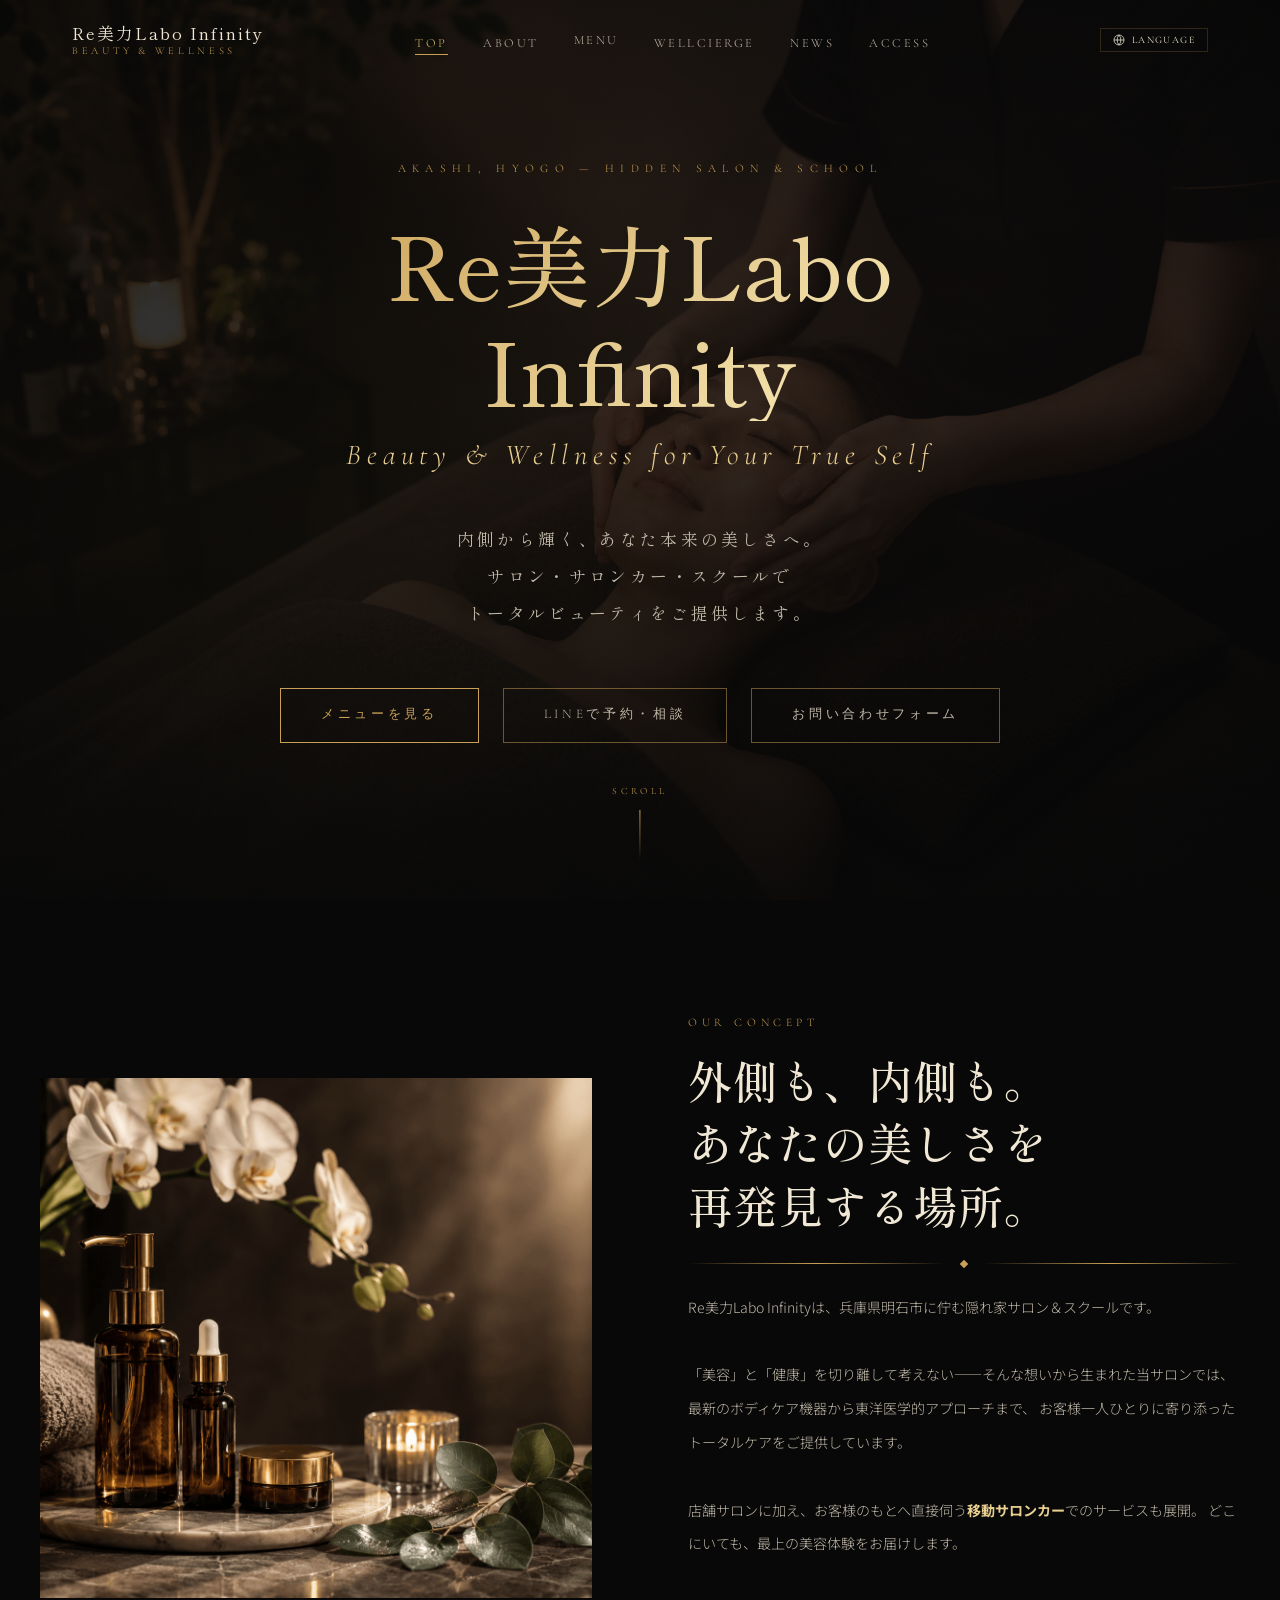
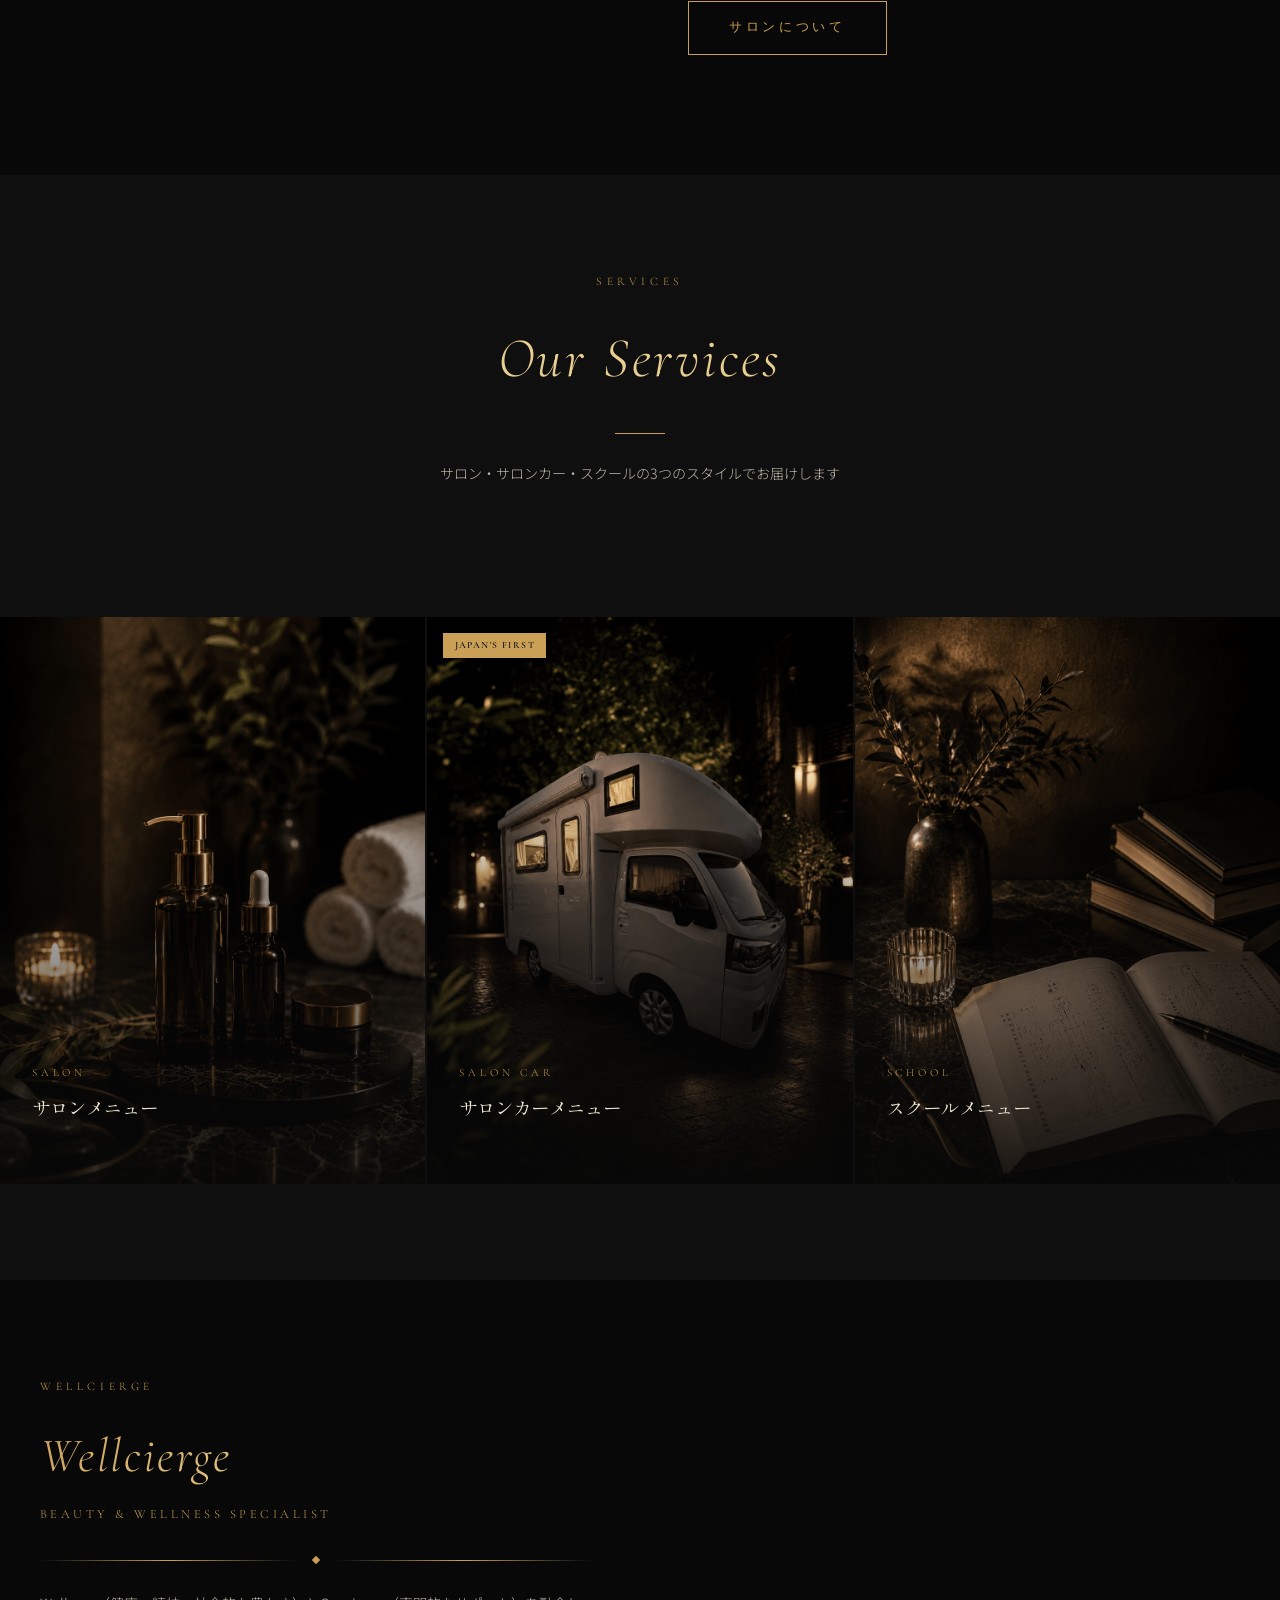
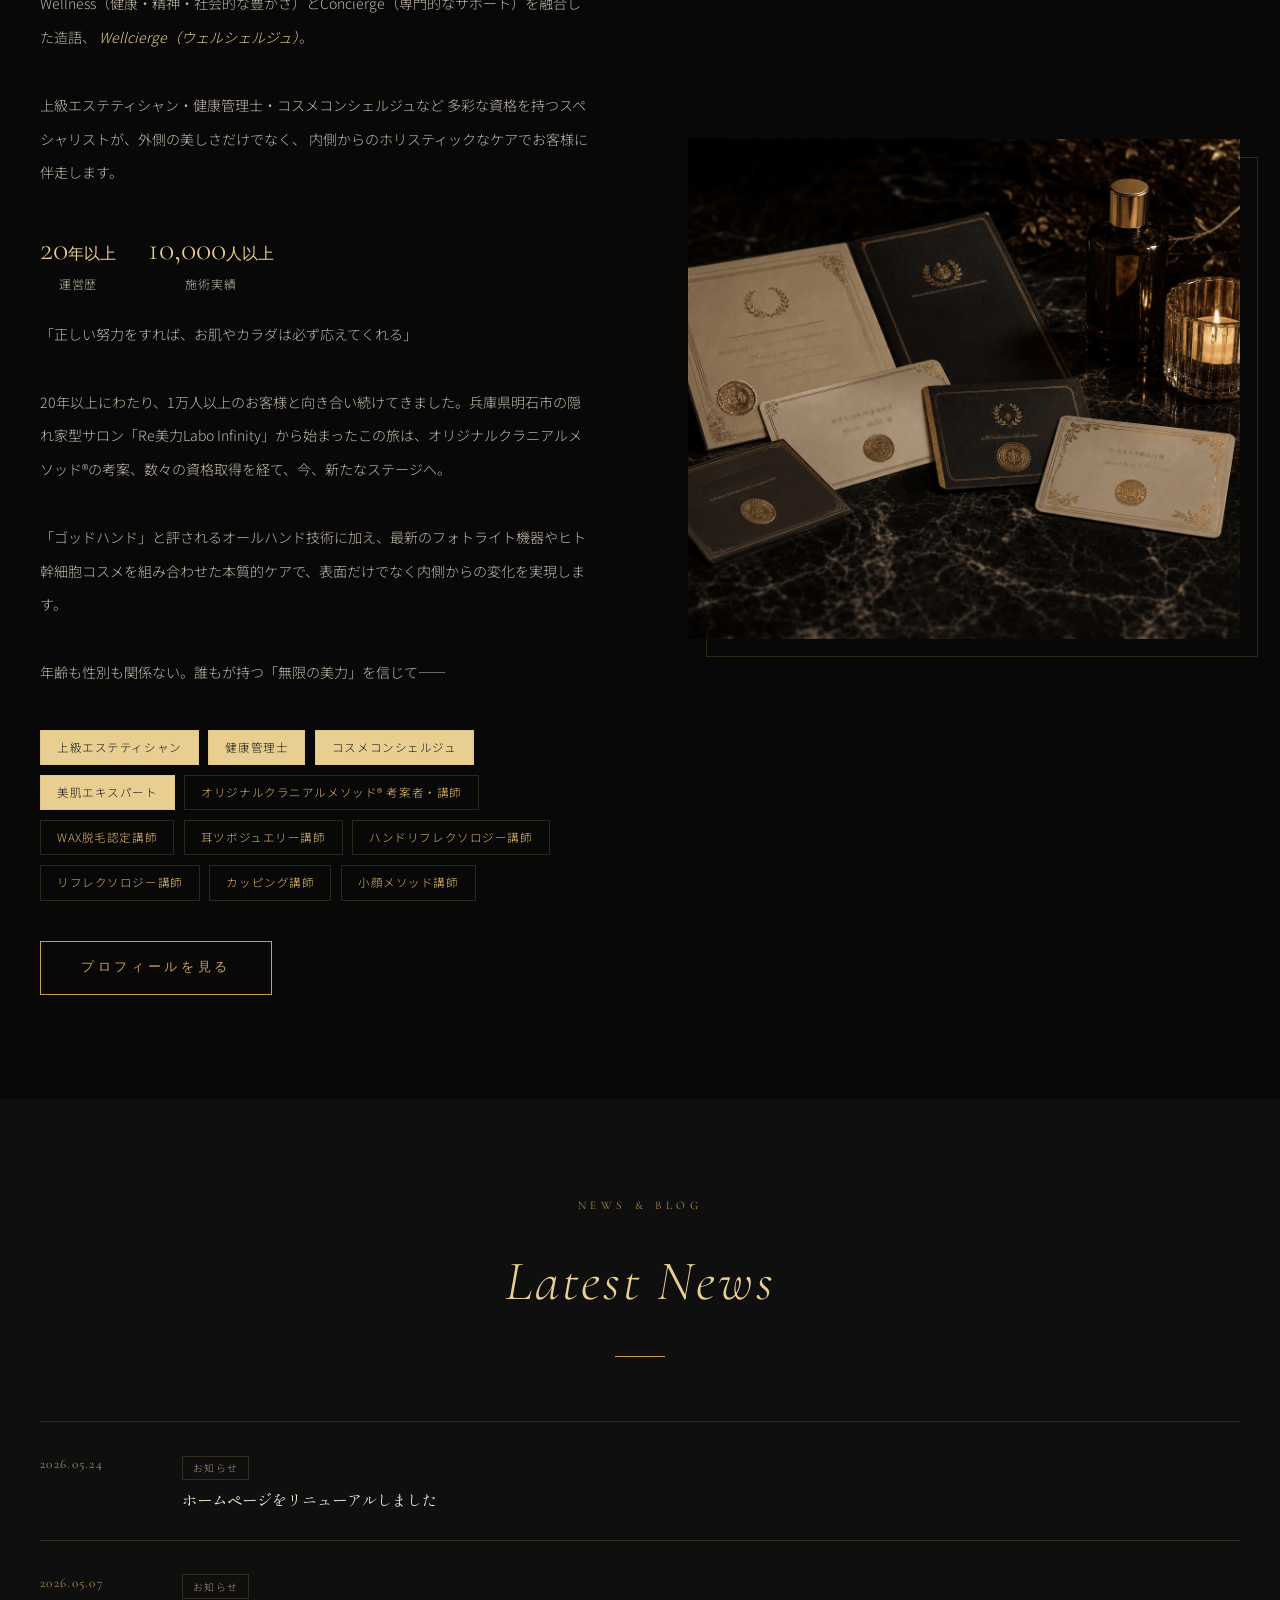
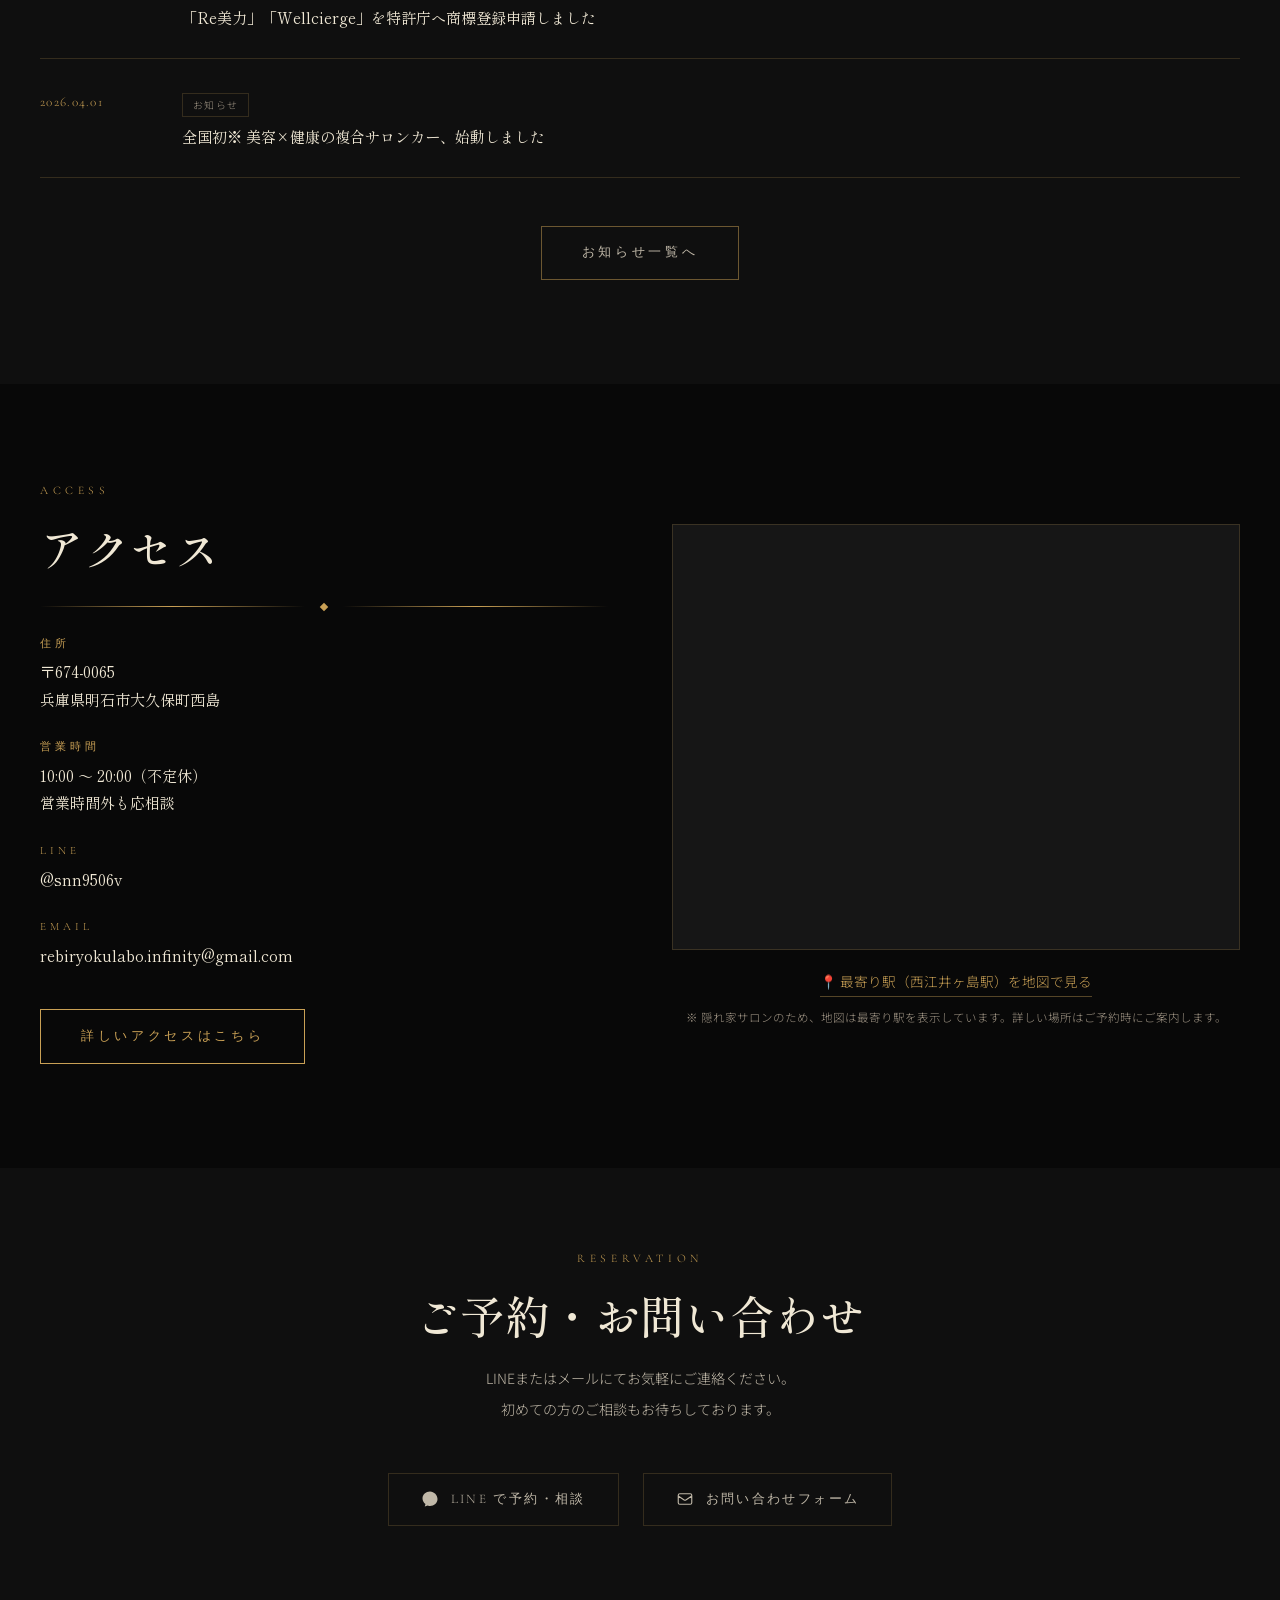
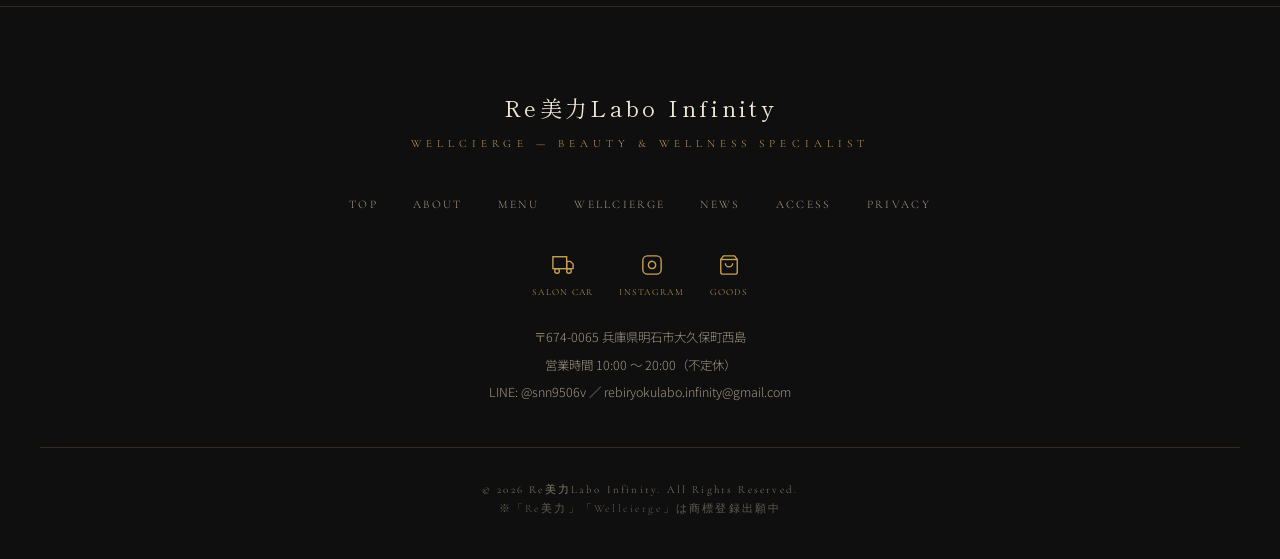
<file: index.html>
<!DOCTYPE html>
<html lang="ja">
<head>
  <meta charset="UTF-8">
  <meta name="viewport" content="width=device-width, initial-scale=1.0">
  <title>Re美力Labo Infinity | 隠れ家サロン×移動サロンカー｜明石市</title>
  <meta name="description" content="明石市の隠れ家プライベートサロン。全国初の移動サロンカーでご希望の場所へお伺いします。脱毛・脂肪冷却・頭蓋骨調整・エステなど本格ケアをご提供。">
  <link rel="icon" type="image/png" href="images/logo-black.png">
  <meta property="og:site_name" content="Re美力Labo Infinity">
  <meta property="og:title" content="Re美力Labo Infinity | 隠れ家サロン×移動サロンカー｜明石市">
  <meta property="og:description" content="明石市の隠れ家プライベートサロン。全国初の移動サロンカーでご希望の場所へお伺いします。脱毛・脂肪冷却・頭蓋骨調整・エステなど本格ケアをご提供。">
  <meta property="og:type" content="website">
  <meta property="og:url" content="https://rebiryokulabo-infinity-salon.netlify.app/">
  <link rel="canonical" href="https://rebiryokulabo-infinity-salon.netlify.app/">
  <meta property="og:image" content="https://rebiryokulabo-infinity-salon.netlify.app/images/og-image.png">
  <meta name="twitter:card" content="summary_large_image">
  <meta name="twitter:title" content="Re美力Labo Infinity | 隠れ家サロン×移動サロンカー｜明石市">
  <meta name="twitter:description" content="明石市の隠れ家プライベートサロン。全国初の移動サロンカーでご希望の場所へお伺いします。脱毛・脂肪冷却・頭蓋骨調整・エステなど本格ケアをご提供。">
  <meta name="twitter:image" content="https://rebiryokulabo-infinity-salon.netlify.app/images/og-image.png">
  <link rel="stylesheet" href="css/style.css">
  <!-- Google tag (gtag.js) -->
  <script async src="https://www.googletagmanager.com/gtag/js?id=G-0MXQR82VCM"></script>
  <script>
    window.dataLayer = window.dataLayer || [];
    function gtag(){dataLayer.push(arguments);}
    gtag('js', new Date());
    gtag('config', 'G-0MXQR82VCM');
  </script>

  <!-- 構造化データ（LocalBusiness / BeautySalon）-->
  <script type="application/ld+json">
  {
    "@context": "https://schema.org",
    "@type": "BeautySalon",
    "@id": "https://rebiryokulabo-infinity-salon.netlify.app/#salon",
    "name": "Re美力Labo Infinity",
    "alternateName": "リビリョクラボ インフィニティ",
    "description": "明石市の隠れ家プライベートサロン。全国初の移動サロンカーでご希望の場所へお伺いします。脱毛・脂肪冷却・頭蓋骨調整・エステなど本格ケアをご提供。",
    "url": "https://rebiryokulabo-infinity-salon.netlify.app/",
    "image": "https://rebiryokulabo-infinity-salon.netlify.app/images/og-image.png",
    "logo": "https://rebiryokulabo-infinity-salon.netlify.app/images/logo-black.png",
    "email": "rebiryokulabo.infinity@gmail.com",
    "address": {
      "@type": "PostalAddress",
      "postalCode": "674-0065",
      "addressRegion": "兵庫県",
      "addressLocality": "明石市",
      "streetAddress": "大久保町西島",
      "addressCountry": "JP"
    },
    "areaServed": [
      { "@type": "City", "name": "明石市" },
      { "@type": "City", "name": "神戸市" },
      { "@type": "City", "name": "加古川市" },
      { "@type": "City", "name": "高砂市" },
      { "@type": "City", "name": "稲美町" },
      { "@type": "City", "name": "播磨町" }
    ],
    "openingHoursSpecification": [
      {
        "@type": "OpeningHoursSpecification",
        "dayOfWeek": ["Monday","Tuesday","Wednesday","Thursday","Friday","Saturday","Sunday"],
        "opens": "10:00",
        "closes": "20:00"
      }
    ],
    "sameAs": [
      "https://www.instagram.com/re.biryoku.labo_infinity/",
      "https://infinity-mobility-salon.netlify.app/",
      "https://suzuri.jp/Re-BiryokuLabo-Infinity"
    ]
  }
  </script>
</head>
<body>

  <!-- ===== HEADER ===== -->
  <header class="site-header" id="site-header">
    <nav class="nav-inner">
      <a href="index.html" class="site-logo">
        <span class="logo-main">Re美力Labo Infinity</span>
        <span class="logo-sub">Beauty &amp; Wellness</span>
      </a>
      <ul class="nav-links">
        <li><a href="index.html" class="active">Top</a></li>
        <li><a href="about.html">About</a></li>
        <li class="nav-menu-dropdown" id="nav-menu-dropdown">
          <a href="menu.html#salon" class="nav-menu-btn" id="nav-menu-btn">Menu</a>
          <ul class="nav-menu-list" role="menu">
            <li><a href="menu.html#salon" role="menuitem">Salon</a></li>
            <li><a href="menu.html#saloncar" role="menuitem">Salon Car</a></li>
            <li><a href="menu.html#school" role="menuitem">School</a></li>
          </ul>
        </li>
        <li><a href="wellcierge.html">Wellcierge</a></li>
        <li><a href="news.html">News</a></li>
        <li><a href="access.html">Access</a></li>
      </ul>
      <div class="lang-dropdown" id="lang-dropdown">
        <button class="lang-dropdown-btn" id="lang-dropdown-btn" aria-haspopup="true" aria-expanded="false">
          <svg width="12" height="12" viewBox="0 0 24 24" fill="none" stroke="currentColor" stroke-width="1.5"><circle cx="12" cy="12" r="10"/><path d="M2 12h20M12 2a15.3 15.3 0 010 20M12 2a15.3 15.3 0 000 20"/></svg>
          Language
        </button>
        <ul class="lang-dropdown-menu" role="menu">
          <li><button class="lang-option active" data-lang="ja" role="menuitem">日本語</button></li>
          <li><button class="lang-option" data-lang="en" role="menuitem">English</button></li>
          <li><button class="lang-option" data-lang="fr" role="menuitem">Français</button></li>
          <li><button class="lang-option" data-lang="zh-CN" role="menuitem">中文（简体）</button></li>
          <li><button class="lang-option" data-lang="zh-TW" role="menuitem">中文（繁體）</button></li>
          <li><button class="lang-option" data-lang="ko" role="menuitem">한국어</button></li>
        </ul>
      </div>
      <button class="hamburger" aria-label="メニュー">
        <span></span><span></span><span></span>
      </button>
    </nav>
  </header>

  <!-- Mobile Navigation -->
  <nav class="mobile-nav">
    <a href="index.html">Top</a>
    <a href="about.html">About</a>
    <a href="menu.html">Menu</a>
    <a href="wellcierge.html">Wellcierge</a>
    <a href="news.html">News</a>
    <a href="access.html">Access</a>
  </nav>

  <!-- ===== HERO ===== -->
  <section class="hero">
    <div class="hero-bg-gradient"></div>
    <img class="hero-image" src="images/top-hero.jpg" alt="Re美力Labo Infinity">
    <div class="hero-overlay"></div>

    <div class="hero-content">
      <span class="hero-tag">Akashi, Hyogo — Hidden Salon &amp; School</span>

      <h1 class="hero-title-jp gold-text">Re美力Labo<br>Infinity</h1>

      <p class="hero-title-en">Beauty &amp; Wellness for Your True Self</p>

      <p class="hero-catchcopy">
        内側から輝く、あなた本来の美しさへ。<br>
        サロン・サロンカー・スクールで<br>
        トータルビューティをご提供します。
      </p>

      <div class="hero-buttons">
        <a href="menu.html" class="btn btn-gold"><span>メニューを見る</span></a>
        <a href="https://lin.ee/R1osLt2" class="btn btn-outline" target="_blank" rel="noopener"><span>LINEで予約・相談</span></a>
        <a href="https://docs.google.com/forms/d/e/1FAIpQLSfiTeY6coS5xLp5Zf1o92QB1NUmzGNv9Fzl4UUfUg1ZlBwT3A/viewform?usp=header" class="btn btn-outline" target="_blank" rel="noopener"><span>お問い合わせフォーム</span></a>
      </div>
    </div>

    <div class="scroll-indicator">
      <span>Scroll</span>
      <div class="scroll-line"></div>
    </div>
  </section>

  <!-- ===== CONCEPT ===== -->
  <section>
    <div class="section-inner">
      <div class="concept-grid">
        <div class="concept-image-wrap fade-in-left">
          <img src="images/salon-image.png" alt="サロン内装">
        </div>
        <div class="concept-text fade-in-right">
          <span class="section-tag">Our Concept</span>
          <h2 class="section-title">外側も、内側も。<br>あなたの美しさを<br>再発見する場所。</h2>
          <div class="ornament">
            <div class="ornament-line"></div>
            <div class="ornament-diamond"></div>
            <div class="ornament-line"></div>
          </div>
          <p class="concept-body">
            Re美力Labo Infinityは、兵庫県明石市に佇む隠れ家サロン＆スクールです。<br><br>
            「美容」と「健康」を切り離して考えない——そんな想いから生まれた当サロンでは、
            最新のボディケア機器から東洋医学的アプローチまで、
            お客様一人ひとりに寄り添ったトータルケアをご提供しています。<br><br>
            店舗サロンに加え、お客様のもとへ直接伺う<strong style="color:var(--gold-pale)">移動サロンカー</strong>でのサービスも展開。
            どこにいても、最上の美容体験をお届けします。
          </p>
          <a href="about.html" class="btn btn-gold"><span>サロンについて</span></a>
        </div>
      </div>
    </div>
  </section>

  <!-- ===== SERVICES ===== -->
  <section class="bg-medium" style="padding-left:0; padding-right:0;">
    <div class="section-inner" style="max-width:100%; padding: 0 2rem 4rem;">
      <div class="section-header fade-in">
        <span class="section-tag">Services</span>
        <h2 class="section-title-en">Our Services</h2>
        <div class="section-divider"></div>
        <p class="section-subtitle">サロン・サロンカー・スクールの3つのスタイルでお届けします</p>
      </div>
    </div>
    <div class="services-grid">
      <a href="menu.html#salon" class="service-card">
        <img src="images/top-menu-salon.png" alt="サロンメニュー">
        <div class="service-card-content">
          <span class="service-card-tag">Salon</span>
          <div class="service-card-title">サロンメニュー</div>
          <div class="service-card-arrow">View Menu →</div>
        </div>
      </a>
      <a href="menu.html#saloncar" class="service-card">
        <img src="images/top-menu-saloncar.png" alt="サロンカーメニュー">
        <div style="position:absolute; top:1rem; left:1rem; background:var(--gold); color:#1A1A1A; font-size:0.6rem; font-weight:600; letter-spacing:0.15em; padding:0.25rem 0.7rem; font-family:var(--font-en-serif);">JAPAN'S FIRST</div>
        <div class="service-card-content">
          <span class="service-card-tag">Salon Car</span>
          <div class="service-card-title">サロンカーメニュー</div>
          <div class="service-card-arrow">View Menu →</div>
        </div>
      </a>
      <a href="menu.html#school" class="service-card">
        <img src="images/top-menu-school.png" alt="スクールメニュー">
        <div class="service-card-content">
          <span class="service-card-tag">School</span>
          <div class="service-card-title">スクールメニュー</div>
          <div class="service-card-arrow">View Menu →</div>
        </div>
      </a>
    </div>
  </section>

  <!-- ===== WELLCIERGE ===== -->
  <section>
    <div class="section-inner">
      <div class="wellcierge-preview">
        <div class="wellcierge-preview-text fade-in-left">
          <span class="section-tag">Wellcierge</span>
          <div class="wellcierge-name gold-text">Wellcierge</div>
          <div class="wellcierge-subtitle">Beauty &amp; Wellness Specialist</div>
          <div class="ornament">
            <div class="ornament-line"></div>
            <div class="ornament-diamond"></div>
            <div class="ornament-line"></div>
          </div>
          <p class="concept-body">
            Wellness（健康・精神・社会的な豊かさ）とConcierge（専門的なサポート）を融合した造語、
            <em style="color:var(--gold-pale); font-style:italic;">Wellcierge（ウェルシェルジュ）</em>。<br><br>
            上級エステティシャン・健康管理士・コスメコンシェルジュなど
            多彩な資格を持つスペシャリストが、外側の美しさだけでなく、
            内側からのホリスティックなケアでお客様に伴走します。
          </p>
          <div style="display:flex; gap:2rem; margin-bottom:1.5rem;">
            <div style="text-align:center;">
              <div style="font-family:'Cormorant Garamond',serif; font-size:2rem; color:var(--gold-pale); line-height:1.2;">20<span style="font-size:1rem;">年以上</span></div>
              <div style="font-size:0.75rem; color:var(--text-secondary); letter-spacing:0.08em; margin-top:4px;">運営歴</div>
            </div>
            <div style="text-align:center;">
              <div style="font-family:'Cormorant Garamond',serif; font-size:2rem; color:var(--gold-pale); line-height:1.2;">10,000<span style="font-size:1rem;">人以上</span></div>
              <div style="font-size:0.75rem; color:var(--text-secondary); letter-spacing:0.08em; margin-top:4px;">施術実績</div>
            </div>
          </div>
          <p class="concept-body">
            「正しい努力をすれば、お肌やカラダは必ず応えてくれる」<br><br>
            20年以上にわたり、1万人以上のお客様と向き合い続けてきました。兵庫県明石市の隠れ家型サロン「Re美力Labo Infinity」から始まったこの旅は、オリジナルクラニアルメソッド&reg;の考案、数々の資格取得を経て、今、新たなステージへ。<br><br>
            「ゴッドハンド」と評されるオールハンド技術に加え、最新のフォトライト機器やヒト幹細胞コスメを組み合わせた本質的ケアで、表面だけでなく内側からの変化を実現します。<br><br>
            年齢も性別も関係ない。誰もが持つ「無限の美力」を信じて――
          </p>
          <div class="qualifications-list" style="margin-bottom: 2.5rem;">
            <span class="qual-tag" style="background:var(--gold-pale);color:#1a1a1a;">上級エステティシャン</span>
            <span class="qual-tag" style="background:var(--gold-pale);color:#1a1a1a;">健康管理士</span>
            <span class="qual-tag" style="background:var(--gold-pale);color:#1a1a1a;">コスメコンシェルジュ</span>
            <span class="qual-tag" style="background:var(--gold-pale);color:#1a1a1a;">美肌エキスパート</span>
            <span class="qual-tag">オリジナルクラニアルメソッド&reg; 考案者・講師</span>
            <span class="qual-tag">WAX脱毛認定講師</span>
            <span class="qual-tag">耳ツボジュエリー講師</span>
            <span class="qual-tag">ハンドリフレクソロジー講師</span>
            <span class="qual-tag">リフレクソロジー講師</span>
            <span class="qual-tag">カッピング講師</span>
            <span class="qual-tag">小顔メソッド講師</span>
          </div>
          <a href="wellcierge.html" class="btn btn-gold"><span>プロフィールを見る</span></a>
        </div>
        <div class="wellcierge-preview-image fade-in-right">
          <img src="images/top-wellcierge.png" alt="Wellcierge">
        </div>
      </div>
    </div>
  </section>

  <!-- ===== NEWS ===== -->
  <section class="bg-medium">
    <div class="section-inner">
      <div class="section-header fade-in">
        <span class="section-tag">News &amp; Blog</span>
        <h2 class="section-title-en">Latest News</h2>
        <div class="section-divider"></div>
      </div>

      <!-- ✅ 最新3件を news-data.js から自動表示 -->
      <div class="news-preview-list fade-in" id="news-preview"></div>

      <div style="text-align:center; margin-top: 3rem;" class="fade-in">
        <a href="news.html" class="btn btn-outline">お知らせ一覧へ</a>
      </div>
    </div>
  </section>

  <!-- ===== ACCESS PREVIEW ===== -->
  <section>
    <div class="section-inner">
      <div class="access-preview-grid">
        <div class="fade-in-left">
          <span class="section-tag">Access</span>
          <h2 class="section-title">アクセス</h2>
          <div class="ornament">
            <div class="ornament-line"></div>
            <div class="ornament-diamond"></div>
            <div class="ornament-line"></div>
          </div>
          <div class="access-preview-info">
            <dl class="info-item">
              <dt>住所</dt>
              <dd>〒674-0065<br>兵庫県明石市大久保町西島</dd>
            </dl>
            <dl class="info-item">
              <dt>営業時間</dt>
              <dd>10:00 〜 20:00（不定休）<br>営業時間外も応相談</dd>
            </dl>
            <dl class="info-item">
              <dt>LINE</dt>
              <dd><a href="https://lin.ee/R1osLt2" target="_blank" rel="noopener">@snn9506v</a></dd>
            </dl>
            <dl class="info-item">
              <dt>Email</dt>
              <dd><a href="mailto:rebiryokulabo.infinity@gmail.com">rebiryokulabo.infinity@gmail.com</a></dd>
            </dl>
          </div>
          <div style="margin-top: 2.5rem;">
            <a href="access.html" class="btn btn-gold"><span>詳しいアクセスはこちら</span></a>
          </div>
        </div>
        <div class="fade-in-right">
          <div class="map-wrap">
            <iframe
              src="https://maps.google.com/maps?q=西江井ヶ島駅&z=16&output=embed&hl=ja"
              allowfullscreen=""
              loading="lazy"
              title="Re美力Labo Infinity アクセスマップ">
            </iframe>
          </div>
          <p style="text-align:center; margin-top:1rem;">
            <a href="https://maps.google.co.jp/maps?q=西江井ヶ島駅" target="_blank" rel="noopener" style="display:inline-flex; align-items:center; gap:0.4rem; color:var(--gold); font-size:0.85rem; border-bottom:1px solid rgba(201,160,85,0.4); padding-bottom:2px;">
              📍 最寄り駅（西江井ヶ島駅）を地図で見る
            </a>
          </p>
          <p style="text-align:center; margin-top:0.6rem; font-size:0.72rem; color:var(--text-muted);">
            ※ 隠れ家サロンのため、地図は最寄り駅を表示しています。詳しい場所はご予約時にご案内します。
          </p>
        </div>
      </div>
    </div>
  </section>

  <!-- ===== LINE CTA ===== -->
  <section class="bg-medium" style="padding: 5rem 2rem; text-align: center;">
    <div class="section-inner">
      <div class="fade-in">
        <span class="section-tag">Reservation</span>
        <h2 class="section-title" style="margin-bottom: 1rem;">ご予約・お問い合わせ</h2>
        <p class="section-subtitle" style="margin-top: 0; margin-bottom: 3rem;">
          LINEまたはメールにてお気軽にご連絡ください。<br>
          初めての方のご相談もお待ちしております。
        </p>
        <div class="sns-links">
          <a href="https://lin.ee/R1osLt2" class="sns-link" target="_blank" rel="noopener">
            <svg width="18" height="18" viewBox="0 0 24 24" fill="currentColor">
              <path d="M12 2C6.48 2 2 6.16 2 11.29c0 2.98 1.54 5.63 3.95 7.37L5 22l4.04-1.35C10.28 21.18 11.13 21.4 12 21.4c5.52 0 10-4.16 10-9.29S17.52 2 12 2z"/>
            </svg>
            LINE で予約・相談
          </a>
          <a href="https://docs.google.com/forms/d/e/1FAIpQLSfiTeY6coS5xLp5Zf1o92QB1NUmzGNv9Fzl4UUfUg1ZlBwT3A/viewform?usp=header" class="sns-link" target="_blank" rel="noopener">
            <svg width="18" height="18" viewBox="0 0 24 24" fill="none" stroke="currentColor" stroke-width="1.5">
              <path d="M3 8l7.89 5.26a2 2 0 002.22 0L21 8M5 19h14a2 2 0 002-2V7a2 2 0 00-2-2H5a2 2 0 00-2 2v10a2 2 0 002 2z"/>
            </svg>
            お問い合わせフォーム
          </a>
        </div>
      </div>
    </div>
  </section>

  <!-- ===== FOOTER ===== -->
  <footer class="site-footer">
    <div class="footer-inner">
      <div class="footer-logo">Re美力Labo Infinity</div>
      <div class="footer-logo-sub">Wellcierge — Beauty &amp; Wellness Specialist</div>
      <nav class="footer-nav">
        <a href="index.html">Top</a>
        <a href="about.html">About</a>
        <a href="menu.html">Menu</a>
        <a href="wellcierge.html">Wellcierge</a>
        <a href="news.html">News</a>
        <a href="access.html">Access</a>
        <a href="privacy.html">Privacy</a>
      </nav>
      <div class="footer-sns" style="display:flex; justify-content:center; align-items:flex-start; gap:1.6rem; margin-bottom:1.5rem;">
        <a href="https://infinity-mobility-salon.netlify.app/" target="_blank" rel="noopener" aria-label="移動サロンカー公式サイト" style="display:flex; flex-direction:column; align-items:center; gap:0.45rem; color:var(--gold); text-decoration:none;">
          <svg width="22" height="22" viewBox="0 0 24 24" fill="none" stroke="currentColor" stroke-width="1.5"><rect x="1" y="3" width="15" height="13"/><polygon points="16 8 20 8 23 11 23 16 16 16 16 8"/><circle cx="5.5" cy="18.5" r="2.5"/><circle cx="18.5" cy="18.5" r="2.5"/></svg>
          <span style="font-size:0.58rem; letter-spacing:0.14em; font-family:var(--font-en-serif);">SALON CAR</span>
        </a>
        <a href="https://www.instagram.com/re.biryoku.labo_infinity/" target="_blank" rel="noopener" aria-label="Instagram" style="display:flex; flex-direction:column; align-items:center; gap:0.45rem; color:var(--gold); text-decoration:none;">
          <svg width="22" height="22" viewBox="0 0 24 24" fill="none" stroke="currentColor" stroke-width="1.5"><rect x="2" y="2" width="20" height="20" rx="5" ry="5"/><path d="M16 11.37A4 4 0 1112.63 8 4 4 0 0116 11.37z"/><line x1="17.5" y1="6.5" x2="17.51" y2="6.5"/></svg>
          <span style="font-size:0.58rem; letter-spacing:0.14em; font-family:var(--font-en-serif);">INSTAGRAM</span>
        </a>
        <a href="https://suzuri.jp/Re-BiryokuLabo-Infinity" target="_blank" rel="noopener" aria-label="オリジナルグッズ" style="display:flex; flex-direction:column; align-items:center; gap:0.45rem; color:var(--gold); text-decoration:none;">
          <svg width="22" height="22" viewBox="0 0 24 24" fill="none" stroke="currentColor" stroke-width="1.5"><path d="M6 2L3 6v14a2 2 0 002 2h14a2 2 0 002-2V6l-3-4z"/><line x1="3" y1="6" x2="21" y2="6"/><path d="M16 10a4 4 0 01-8 0"/></svg>
          <span style="font-size:0.58rem; letter-spacing:0.14em; font-family:var(--font-en-serif);">GOODS</span>
        </a>
      </div>
      <div class="footer-info">
        〒674-0065 兵庫県明石市大久保町西島<br>
        営業時間 10:00〜20:00（不定休）<br>
        LINE: @snn9506v ／ rebiryokulabo.infinity@gmail.com
      </div>
      <div class="footer-copy">
        &copy; 2026 Re美力Labo Infinity. All Rights Reserved.
      </div>
    </div>
  </footer>

  <div id="google_translate_element" style="display:none;"></div>
  <script src="https://translate.google.com/translate_a/element.js?cb=googleTranslateElementInit"></script>
  <script src="js/news-data.js"></script>
  <script src="js/main.js"></script>
  <script>
    // 最新3件を自動表示
    const preview = document.getElementById('news-preview');
    if (preview && typeof NEWS_POSTS !== 'undefined') {
      preview.innerHTML = NEWS_POSTS.slice(0, 3).map(post => `
        <div class="news-preview-item">
          <div class="news-preview-date">${post.date}</div>
          <div>
            <span class="news-preview-category">${post.category}</span>
            <div class="news-preview-title">${post.title}</div>
          </div>
        </div>`).join('');
    }
  </script>
  <script src="https://identity.netlify.com/v1/netlify-identity-widget.js"></script>
  <script>
    if (window.netlifyIdentity) {
      window.netlifyIdentity.on("init", user => {
        if (!user) {
          window.netlifyIdentity.on("login", () => {
            document.location.href = "/admin/";
          });
        }
      });
    }
  </script>
</body>
</html>
</file>
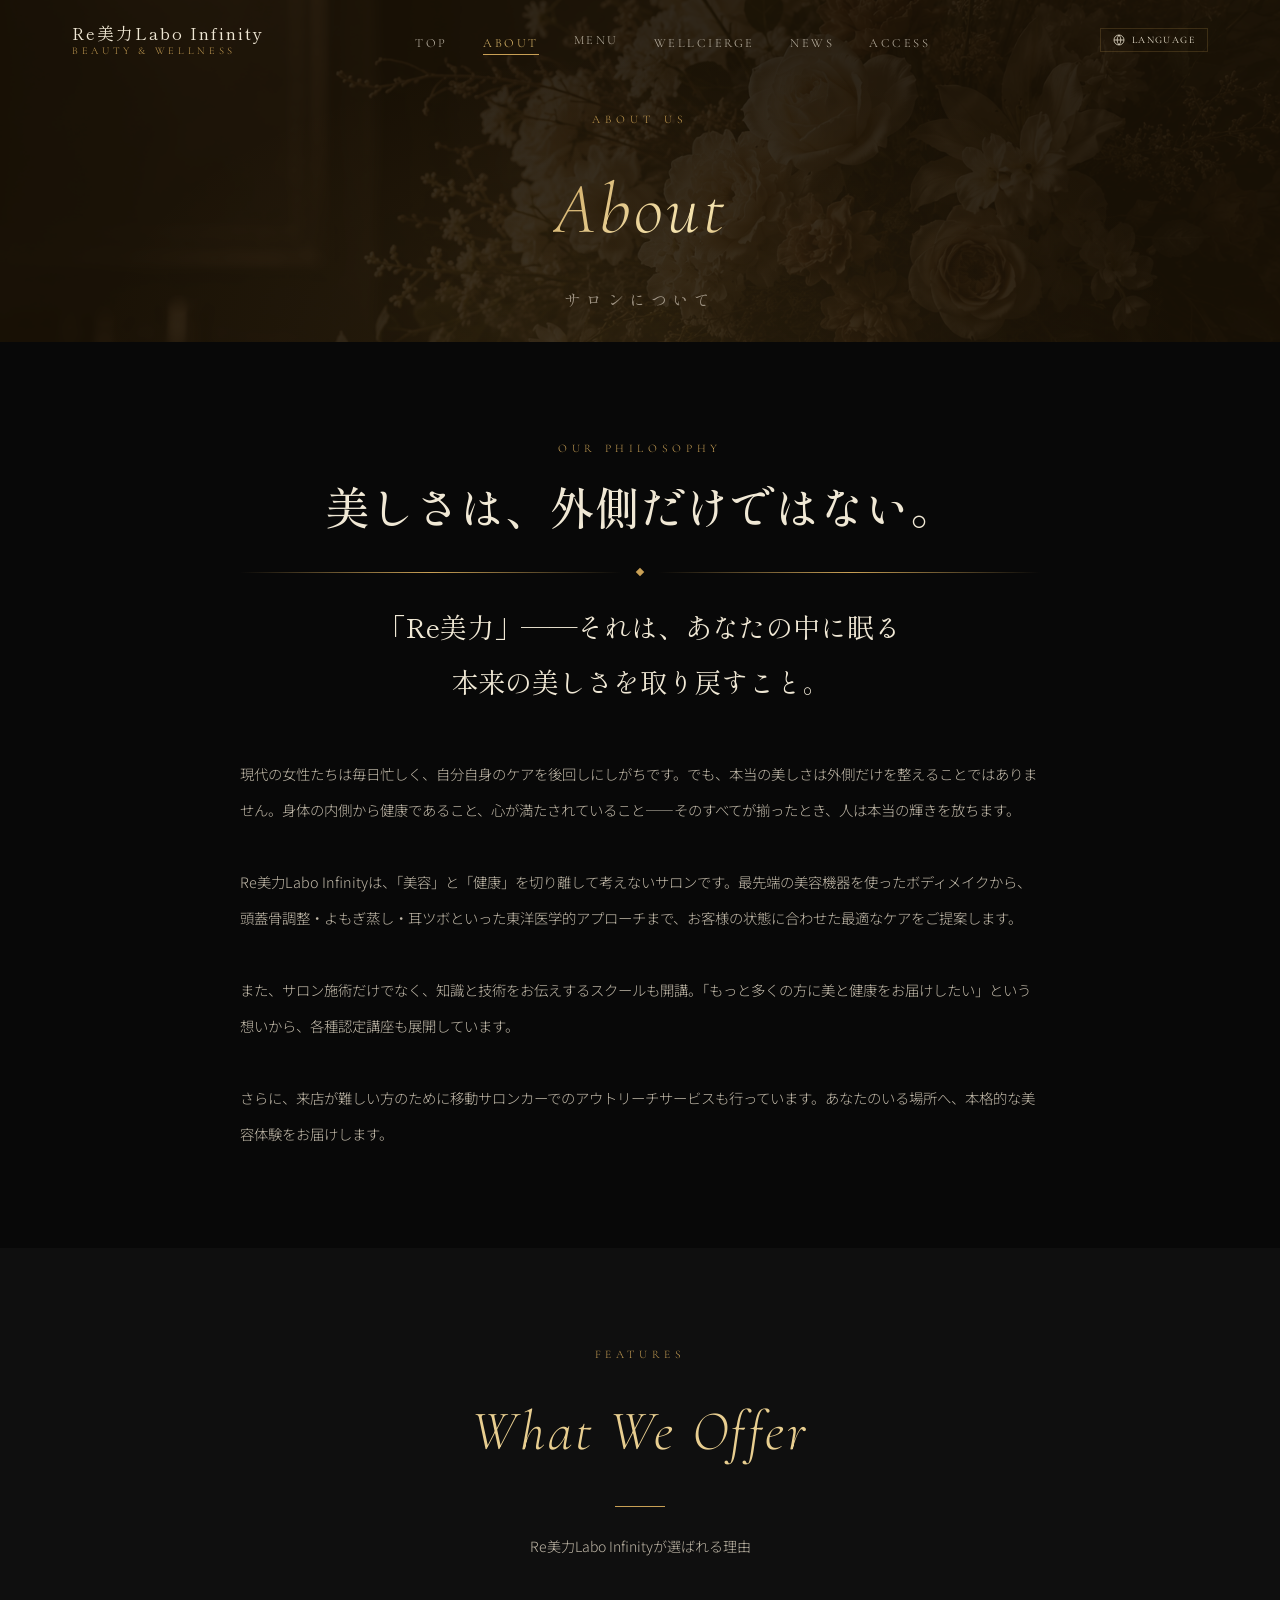
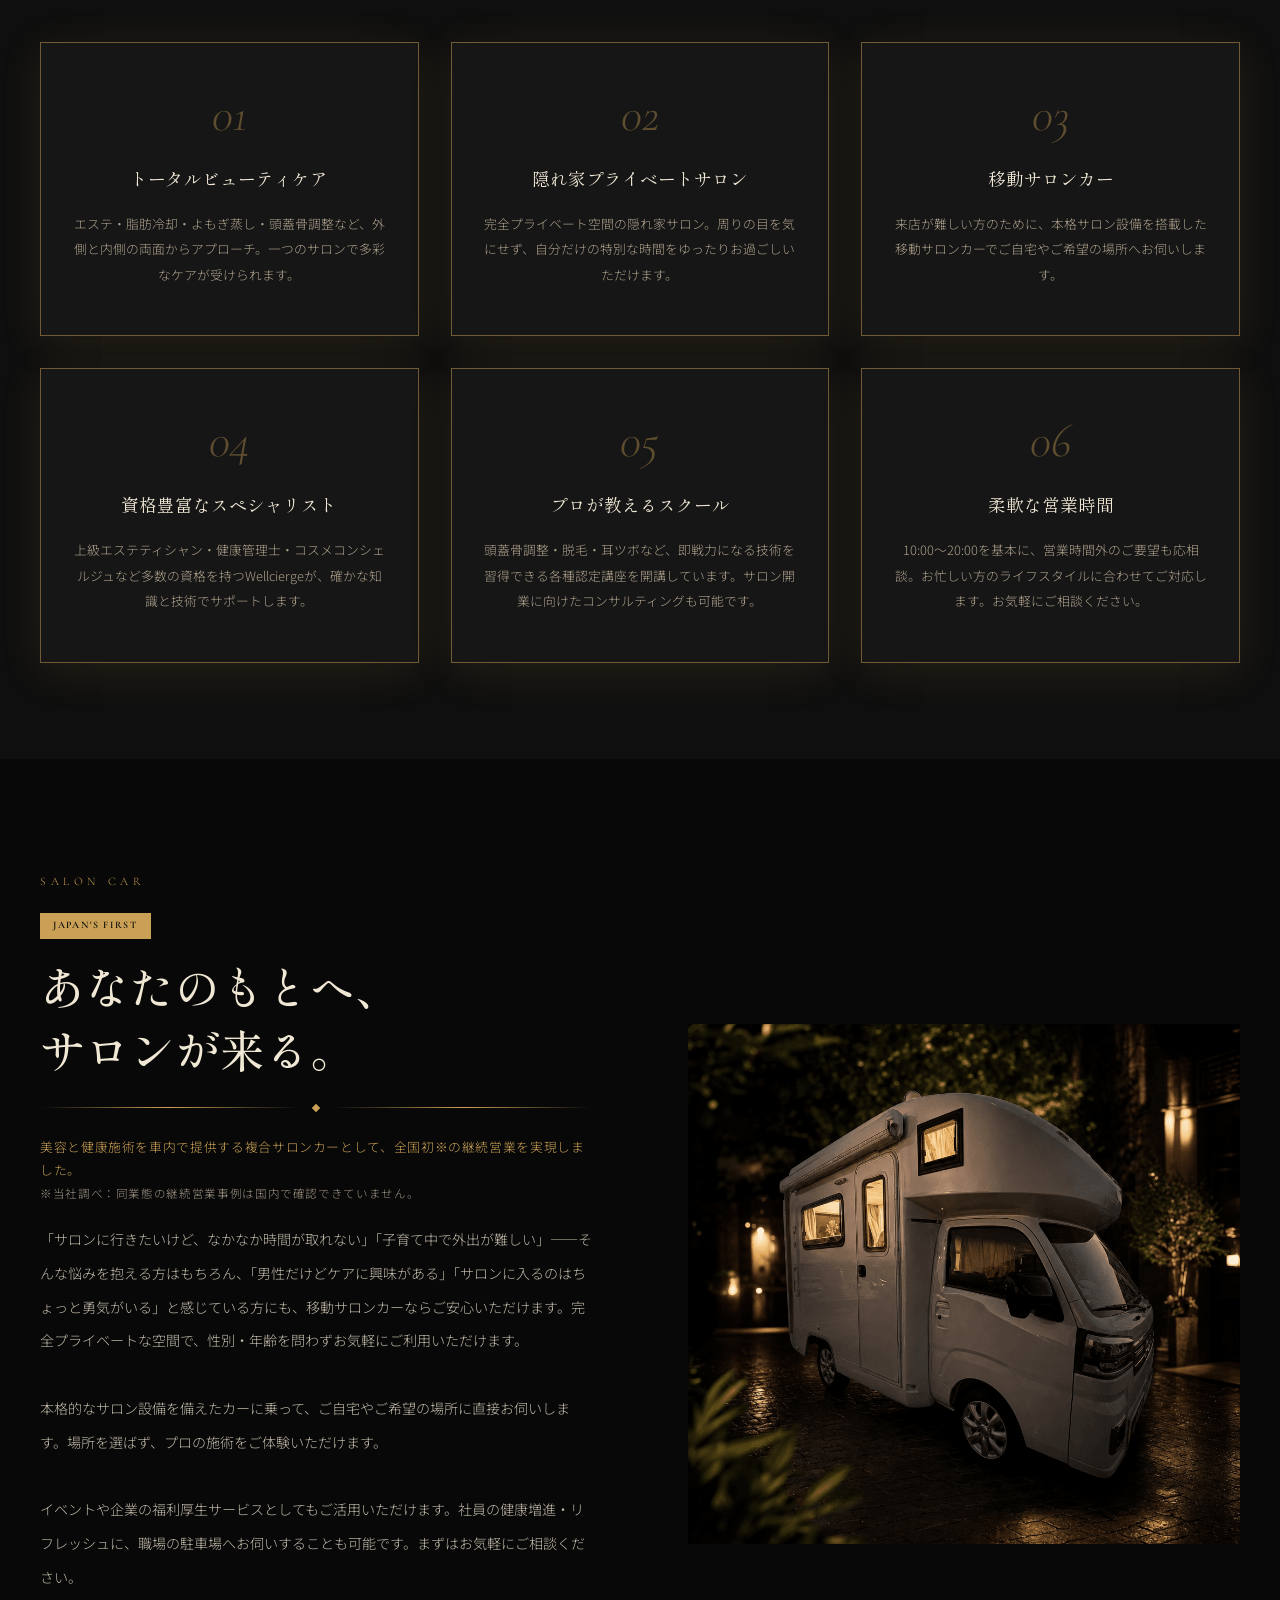
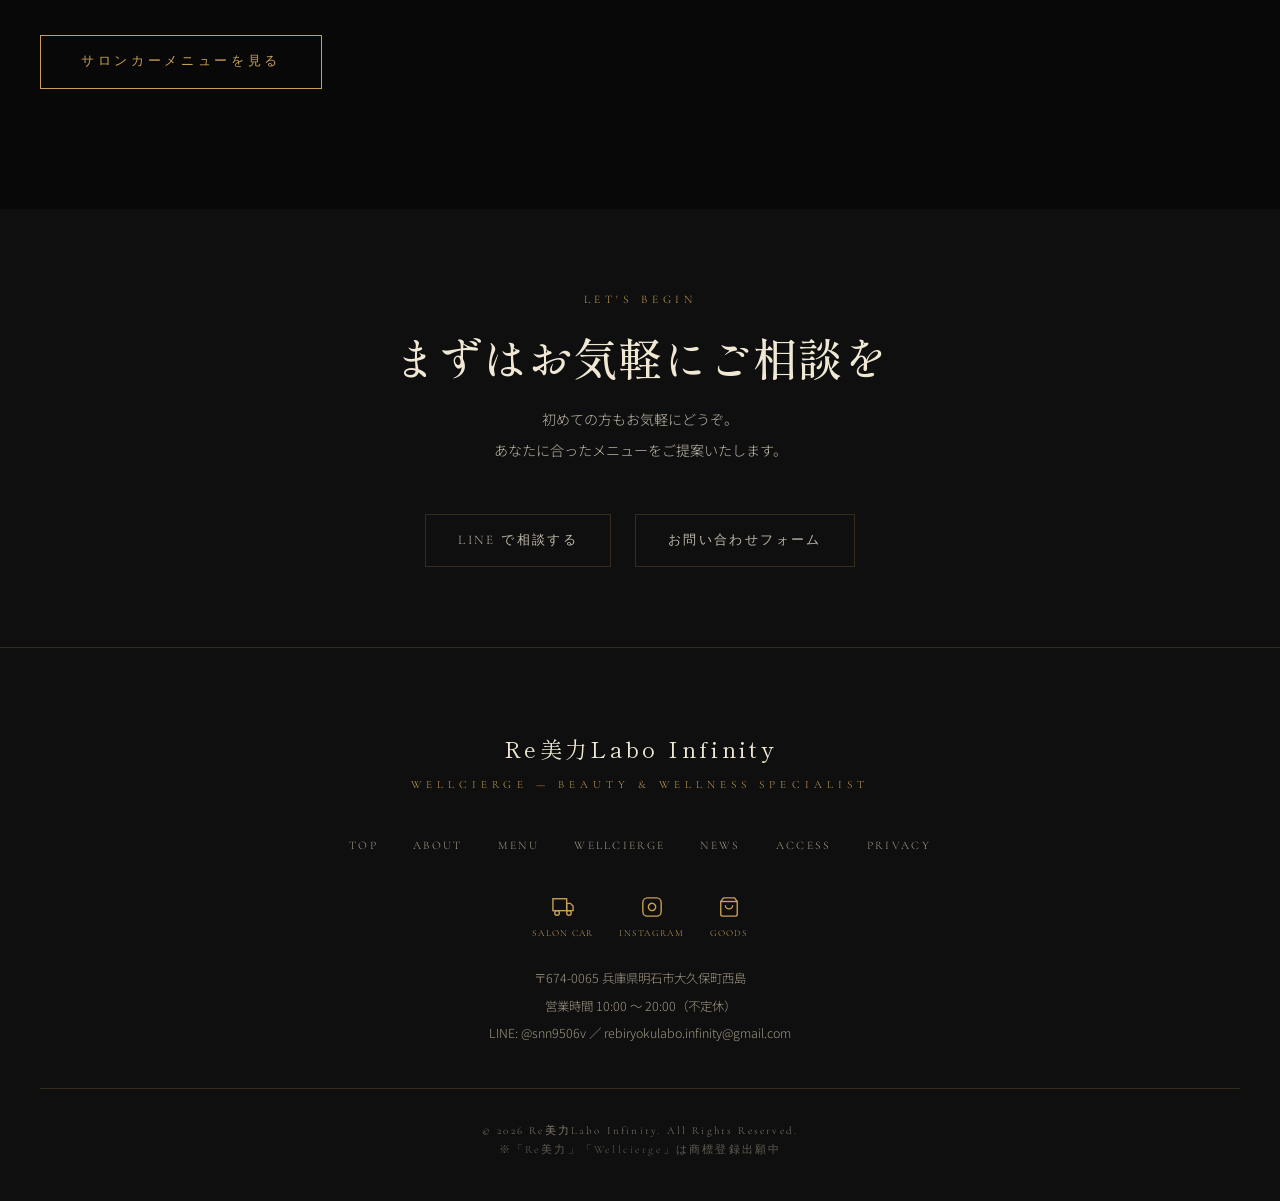
<file: about.html>
<!DOCTYPE html>
<html lang="ja">
<head>
  <meta charset="UTF-8">
  <meta name="viewport" content="width=device-width, initial-scale=1.0">
  <title>About | Re美力Labo Infinity</title>
  <meta name="description" content="Re美力Labo Infinityのコンセプトと想いをご紹介します。明石市の隠れ家サロン＆スクール。">
  <link rel="icon" type="image/png" href="images/logo-black.png">
  <meta property="og:site_name" content="Re美力Labo Infinity">
  <meta property="og:title" content="About | Re美力Labo Infinity">
  <meta property="og:description" content="Re美力Labo Infinityのコンセプトと想いをご紹介します。明石市の隠れ家サロン＆スクール。">
  <meta property="og:type" content="website">
  <meta property="og:url" content="https://rebiryokulabo-infinity-salon.netlify.app/about.html">
  <link rel="canonical" href="https://rebiryokulabo-infinity-salon.netlify.app/about.html">
  <meta property="og:image" content="https://rebiryokulabo-infinity-salon.netlify.app/images/salon-image.png">
  <meta name="twitter:card" content="summary_large_image">
  <link rel="stylesheet" href="css/style.css">
  <!-- Google tag (gtag.js) -->
  <script async src="https://www.googletagmanager.com/gtag/js?id=G-0MXQR82VCM"></script>
  <script>
    window.dataLayer = window.dataLayer || [];
    function gtag(){dataLayer.push(arguments);}
    gtag('js', new Date());
    gtag('config', 'G-0MXQR82VCM');
  </script>
</head>
<body>

  <!-- ===== HEADER ===== -->
  <header class="site-header scrolled" id="site-header">
    <nav class="nav-inner">
      <a href="index.html" class="site-logo">
        <span class="logo-main">Re美力Labo Infinity</span>
        <span class="logo-sub">Beauty &amp; Wellness</span>
      </a>
      <ul class="nav-links">
        <li><a href="index.html">Top</a></li>
        <li><a href="about.html" class="active">About</a></li>
        <li class="nav-menu-dropdown" id="nav-menu-dropdown">
          <a href="menu.html#salon" class="nav-menu-btn" id="nav-menu-btn">Menu</a>
          <ul class="nav-menu-list" role="menu">
            <li><a href="menu.html#salon" role="menuitem">Salon</a></li>
            <li><a href="menu.html#saloncar" role="menuitem">Salon Car</a></li>
            <li><a href="menu.html#school" role="menuitem">School</a></li>
          </ul>
        </li>
        <li><a href="wellcierge.html">Wellcierge</a></li>
        <li><a href="news.html">News</a></li>
        <li><a href="access.html">Access</a></li>
      </ul>
      <div class="lang-dropdown" id="lang-dropdown">
        <button class="lang-dropdown-btn" id="lang-dropdown-btn" aria-haspopup="true" aria-expanded="false">
          <svg width="12" height="12" viewBox="0 0 24 24" fill="none" stroke="currentColor" stroke-width="1.5"><circle cx="12" cy="12" r="10"/><path d="M2 12h20M12 2a15.3 15.3 0 010 20M12 2a15.3 15.3 0 000 20"/></svg>
          Language
        </button>
        <ul class="lang-dropdown-menu" role="menu">
          <li><button class="lang-option active" data-lang="ja" role="menuitem">日本語</button></li>
          <li><button class="lang-option" data-lang="en" role="menuitem">English</button></li>
          <li><button class="lang-option" data-lang="fr" role="menuitem">Français</button></li>
          <li><button class="lang-option" data-lang="zh-CN" role="menuitem">中文（简体）</button></li>
          <li><button class="lang-option" data-lang="zh-TW" role="menuitem">中文（繁體）</button></li>
          <li><button class="lang-option" data-lang="ko" role="menuitem">한국어</button></li>
        </ul>
      </div>
      <button class="hamburger" aria-label="メニュー">
        <span></span><span></span><span></span>
      </button>
    </nav>
  </header>

  <nav class="mobile-nav">
    <a href="index.html">Top</a>
    <a href="about.html">About</a>
    <a href="menu.html">Menu</a>
    <a href="wellcierge.html">Wellcierge</a>
    <a href="news.html">News</a>
    <a href="access.html">Access</a>
  </nav>

  <!-- ===== PAGE HERO ===== -->
  <div class="page-hero">
    <img class="page-hero-image" src="images/banner-1.png" alt="About" fetchpriority="high">
    <div class="page-hero-content">
      <span class="page-hero-tag">About Us</span>
      <h1 class="page-hero-title gold-text">About</h1>
      <p class="page-hero-title-jp">サロンについて</p>
    </div>
  </div>

  <!-- ===== CONCEPT ===== -->
  <section>
    <div class="section-inner">
      <div class="about-concept fade-in">
        <span class="section-tag">Our Philosophy</span>
        <h2 class="section-title" style="margin-bottom:2rem;">
          美しさは、外側だけではない。
        </h2>
        <div class="ornament">
          <div class="ornament-line"></div>
          <div class="ornament-diamond"></div>
          <div class="ornament-line"></div>
        </div>
        <p class="about-lead">
          「Re美力」——それは、あなたの中に眠る<br>
          本来の美しさを取り戻すこと。
        </p>
        <p class="about-body">
          現代の女性たちは毎日忙しく、自分自身のケアを後回しにしがちです。でも、本当の美しさは外側だけを整えることではありません。身体の内側から健康であること、心が満たされていること——そのすべてが揃ったとき、人は本当の輝きを放ちます。<br><br>
          Re美力Labo Infinityは、「美容」と「健康」を切り離して考えないサロンです。最先端の美容機器を使ったボディメイクから、頭蓋骨調整・よもぎ蒸し・耳ツボといった東洋医学的アプローチまで、お客様の状態に合わせた最適なケアをご提案します。<br><br>
          また、サロン施術だけでなく、知識と技術をお伝えするスクールも開講。「もっと多くの方に美と健康をお届けしたい」という想いから、各種認定講座も展開しています。<br><br>
          さらに、来店が難しい方のために移動サロンカーでのアウトリーチサービスも行っています。あなたのいる場所へ、本格的な美容体験をお届けします。
        </p>
      </div>
    </div>
  </section>

  <!-- ===== FEATURES ===== -->
  <section class="bg-medium">
    <div class="section-inner">
      <div class="section-header fade-in">
        <span class="section-tag">Features</span>
        <h2 class="section-title-en">What We Offer</h2>
        <div class="section-divider"></div>
        <p class="section-subtitle">Re美力Labo Infinityが選ばれる理由</p>
      </div>

      <div class="feature-grid">
        <div class="feature-item fade-in delay-1">
          <div class="feature-number">01</div>
          <div class="feature-title">トータルビューティケア</div>
          <p class="feature-desc">
            エステ・脂肪冷却・よもぎ蒸し・頭蓋骨調整など、外側と内側の両面からアプローチ。一つのサロンで多彩なケアが受けられます。
          </p>
        </div>
        <div class="feature-item fade-in delay-2">
          <div class="feature-number">02</div>
          <div class="feature-title">隠れ家プライベートサロン</div>
          <p class="feature-desc">
            完全プライベート空間の隠れ家サロン。周りの目を気にせず、自分だけの特別な時間をゆったりお過ごしいただけます。
          </p>
        </div>
        <div class="feature-item fade-in delay-3">
          <div class="feature-number">03</div>
          <div class="feature-title">移動サロンカー</div>
          <p class="feature-desc">
            来店が難しい方のために、本格サロン設備を搭載した移動サロンカーでご自宅やご希望の場所へお伺いします。
          </p>
        </div>
        <div class="feature-item fade-in delay-1">
          <div class="feature-number">04</div>
          <div class="feature-title">資格豊富なスペシャリスト</div>
          <p class="feature-desc">
            上級エステティシャン・健康管理士・コスメコンシェルジュなど多数の資格を持つWellciergeが、確かな知識と技術でサポートします。
          </p>
        </div>
        <div class="feature-item fade-in delay-2">
          <div class="feature-number">05</div>
          <div class="feature-title">プロが教えるスクール</div>
          <p class="feature-desc">
            頭蓋骨調整・脱毛・耳ツボなど、即戦力になる技術を習得できる各種認定講座を開講しています。サロン開業に向けたコンサルティングも可能です。
          </p>
        </div>
        <div class="feature-item fade-in delay-3">
          <div class="feature-number">06</div>
          <div class="feature-title">柔軟な営業時間</div>
          <p class="feature-desc">
            10:00〜20:00を基本に、営業時間外のご要望も応相談。お忙しい方のライフスタイルに合わせてご対応します。お気軽にご相談ください。
          </p>
        </div>
      </div>
    </div>
  </section>

  <!-- ===== CONCEPT IMAGE ===== -->
  <section>
    <div class="section-inner">
      <div class="concept-grid">
        <div class="concept-text fade-in-left">
          <span class="section-tag">Salon Car</span>
          <div style="display:inline-block; background:var(--gold); color:var(--bg-dark,#1A1A1A); font-size:0.62rem; font-weight:600; letter-spacing:0.18em; padding:0.25rem 0.8rem; font-family:var(--font-en-serif); margin-bottom:1rem;">JAPAN'S FIRST</div>
          <h2 class="section-title">あなたのもとへ、<br>サロンが来る。</h2>
          <div class="ornament">
            <div class="ornament-line"></div>
            <div class="ornament-diamond"></div>
            <div class="ornament-line"></div>
          </div>
          <p style="font-size:0.8rem; color:var(--gold); margin-bottom:1.2rem; letter-spacing:0.05em;">美容と健康施術を車内で提供する複合サロンカーとして、全国初※の継続営業を実現しました。<br><span style="font-size:0.72rem; color:var(--text-muted, #888);">※当社調べ：同業態の継続営業事例は国内で確認できていません。</span></p>
          <p class="concept-body">
            「サロンに行きたいけど、なかなか時間が取れない」「子育て中で外出が難しい」——そんな悩みを抱える方はもちろん、「男性だけどケアに興味がある」「サロンに入るのはちょっと勇気がいる」と感じている方にも、移動サロンカーならご安心いただけます。完全プライベートな空間で、性別・年齢を問わずお気軽にご利用いただけます。<br><br>
            本格的なサロン設備を備えたカーに乗って、ご自宅やご希望の場所に直接お伺いします。場所を選ばず、プロの施術をご体験いただけます。<br><br>
            イベントや企業の福利厚生サービスとしてもご活用いただけます。社員の健康増進・リフレッシュに、職場の駐車場へお伺いすることも可能です。まずはお気軽にご相談ください。
          </p>
          <a href="menu.html" class="btn btn-gold"><span>サロンカーメニューを見る</span></a>
        </div>
        <div class="concept-image-wrap fade-in-right">
          <img src="images/top-menu-saloncar.png" alt="移動サロンカー">
        </div>
      </div>
    </div>
  </section>

  <!-- ===== CTA ===== -->
  <section class="bg-medium" style="padding: 5rem 2rem; text-align: center;">
    <div class="section-inner">
      <div class="fade-in">
        <span class="section-tag">Let's Begin</span>
        <h2 class="section-title" style="margin-bottom:1rem;">まずはお気軽にご相談を</h2>
        <p class="section-subtitle" style="margin-top:0; margin-bottom:3rem;">
          初めての方もお気軽にどうぞ。<br>あなたに合ったメニューをご提案いたします。
        </p>
        <div class="sns-links">
          <a href="https://lin.ee/R1osLt2" class="sns-link" target="_blank" rel="noopener">
            LINE で相談する
          </a>
          <a href="https://docs.google.com/forms/d/e/1FAIpQLSfiTeY6coS5xLp5Zf1o92QB1NUmzGNv9Fzl4UUfUg1ZlBwT3A/viewform?usp=header" class="sns-link" target="_blank" rel="noopener">
            お問い合わせフォーム
          </a>
        </div>
      </div>
    </div>
  </section>

  <!-- ===== FOOTER ===== -->
  <footer class="site-footer">
    <div class="footer-inner">
      <div class="footer-logo">Re美力Labo Infinity</div>
      <div class="footer-logo-sub">Wellcierge — Beauty &amp; Wellness Specialist</div>
      <nav class="footer-nav">
        <a href="index.html">Top</a>
        <a href="about.html">About</a>
        <a href="menu.html">Menu</a>
        <a href="wellcierge.html">Wellcierge</a>
        <a href="news.html">News</a>
        <a href="access.html">Access</a>
        <a href="privacy.html">Privacy</a>
      </nav>
      <div class="footer-sns" style="display:flex; justify-content:center; align-items:flex-start; gap:1.6rem; margin-bottom:1.5rem;">
        <a href="https://infinity-mobility-salon.netlify.app/" target="_blank" rel="noopener" aria-label="移動サロンカー公式サイト" style="display:flex; flex-direction:column; align-items:center; gap:0.45rem; color:var(--gold); text-decoration:none;">
          <svg width="22" height="22" viewBox="0 0 24 24" fill="none" stroke="currentColor" stroke-width="1.5"><rect x="1" y="3" width="15" height="13"/><polygon points="16 8 20 8 23 11 23 16 16 16 16 8"/><circle cx="5.5" cy="18.5" r="2.5"/><circle cx="18.5" cy="18.5" r="2.5"/></svg>
          <span style="font-size:0.58rem; letter-spacing:0.14em; font-family:var(--font-en-serif);">SALON CAR</span>
        </a>
        <a href="https://www.instagram.com/re.biryoku.labo_infinity/" target="_blank" rel="noopener" aria-label="Instagram" style="display:flex; flex-direction:column; align-items:center; gap:0.45rem; color:var(--gold); text-decoration:none;">
          <svg width="22" height="22" viewBox="0 0 24 24" fill="none" stroke="currentColor" stroke-width="1.5"><rect x="2" y="2" width="20" height="20" rx="5" ry="5"/><path d="M16 11.37A4 4 0 1112.63 8 4 4 0 0116 11.37z"/><line x1="17.5" y1="6.5" x2="17.51" y2="6.5"/></svg>
          <span style="font-size:0.58rem; letter-spacing:0.14em; font-family:var(--font-en-serif);">INSTAGRAM</span>
        </a>
        <a href="https://suzuri.jp/Re-BiryokuLabo-Infinity" target="_blank" rel="noopener" aria-label="オリジナルグッズ" style="display:flex; flex-direction:column; align-items:center; gap:0.45rem; color:var(--gold); text-decoration:none;">
          <svg width="22" height="22" viewBox="0 0 24 24" fill="none" stroke="currentColor" stroke-width="1.5"><path d="M6 2L3 6v14a2 2 0 002 2h14a2 2 0 002-2V6l-3-4z"/><line x1="3" y1="6" x2="21" y2="6"/><path d="M16 10a4 4 0 01-8 0"/></svg>
          <span style="font-size:0.58rem; letter-spacing:0.14em; font-family:var(--font-en-serif);">GOODS</span>
        </a>
      </div>
      <div class="footer-info">
        〒674-0065 兵庫県明石市大久保町西島<br>
        営業時間 10:00〜20:00（不定休）<br>
        LINE: @snn9506v ／ rebiryokulabo.infinity@gmail.com
      </div>
      <div class="footer-copy">
        &copy; 2026 Re美力Labo Infinity. All Rights Reserved.
      </div>
    </div>
  </footer>

  <div id="google_translate_element" style="display:none;"></div>
  <script src="https://translate.google.com/translate_a/element.js?cb=googleTranslateElementInit"></script>
  <script src="js/news-data.js"></script>
  <script src="js/main.js"></script>
</body>
</html>
</file>
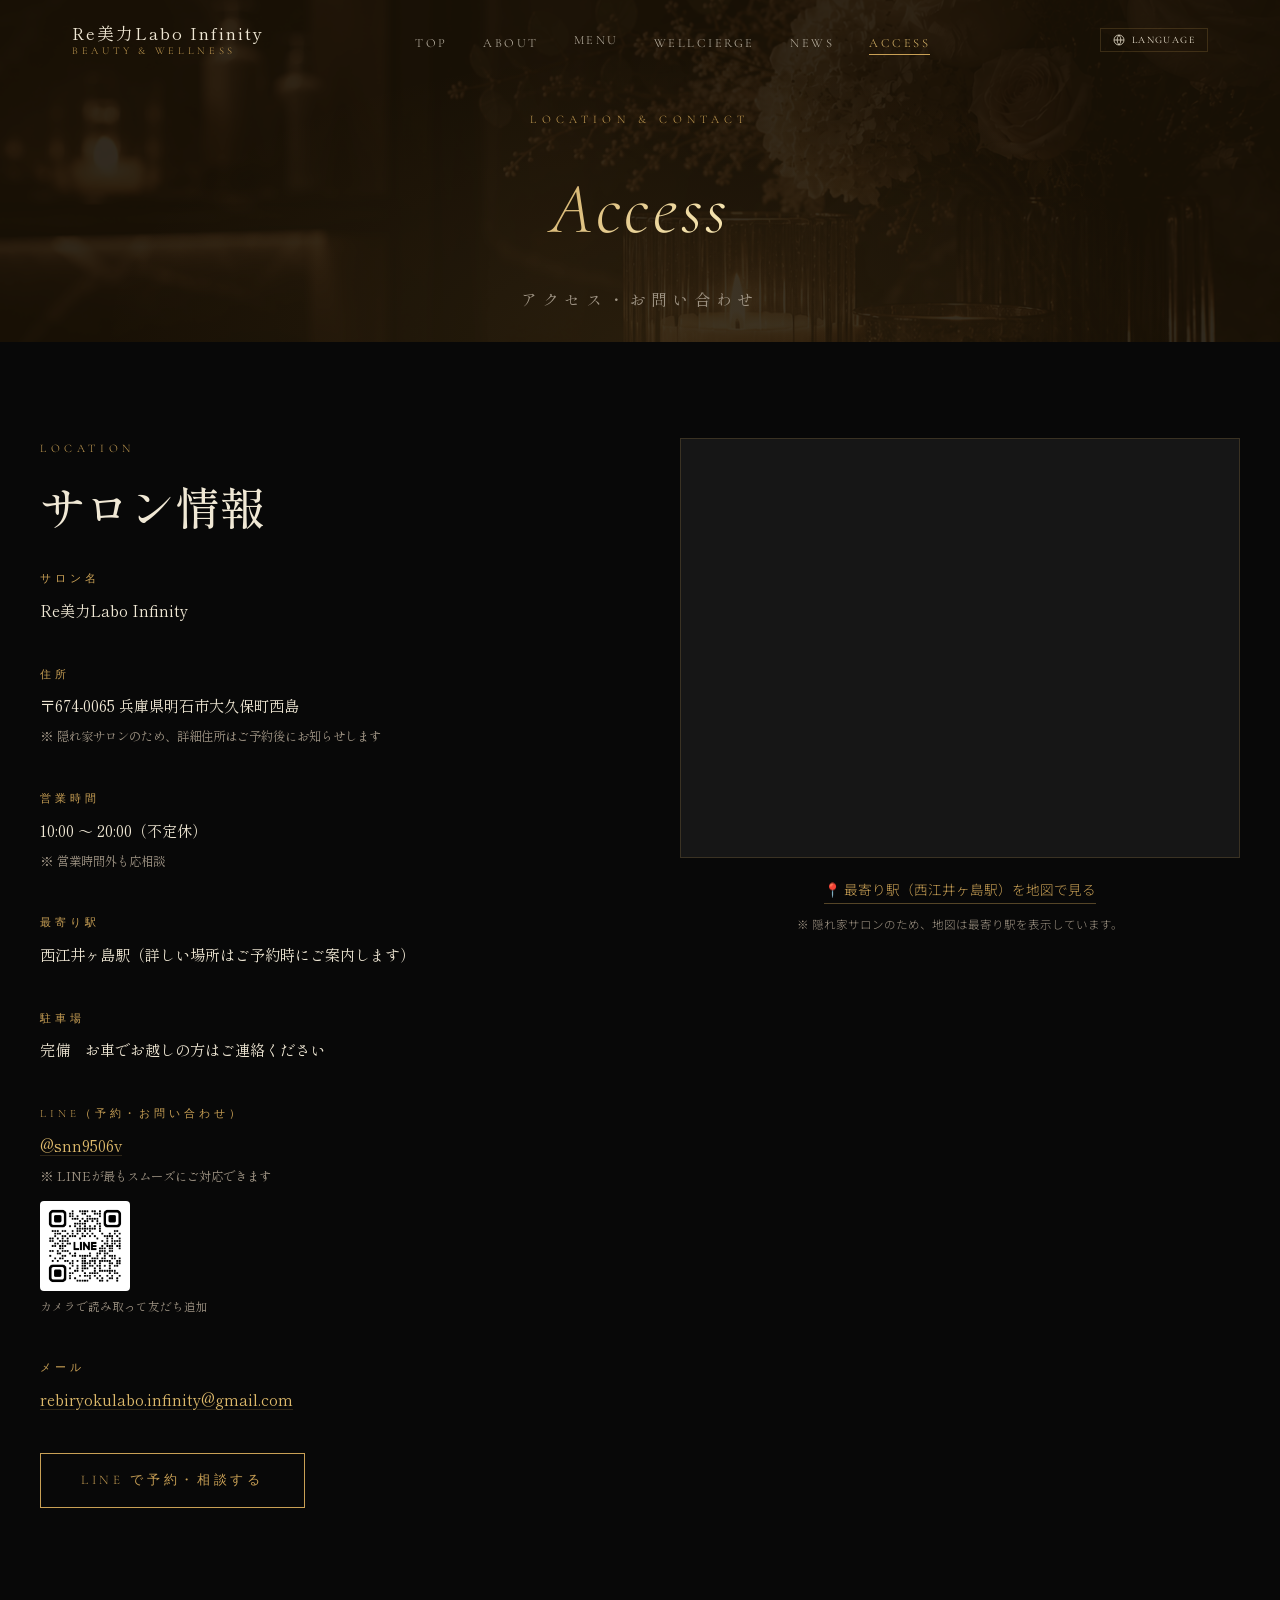
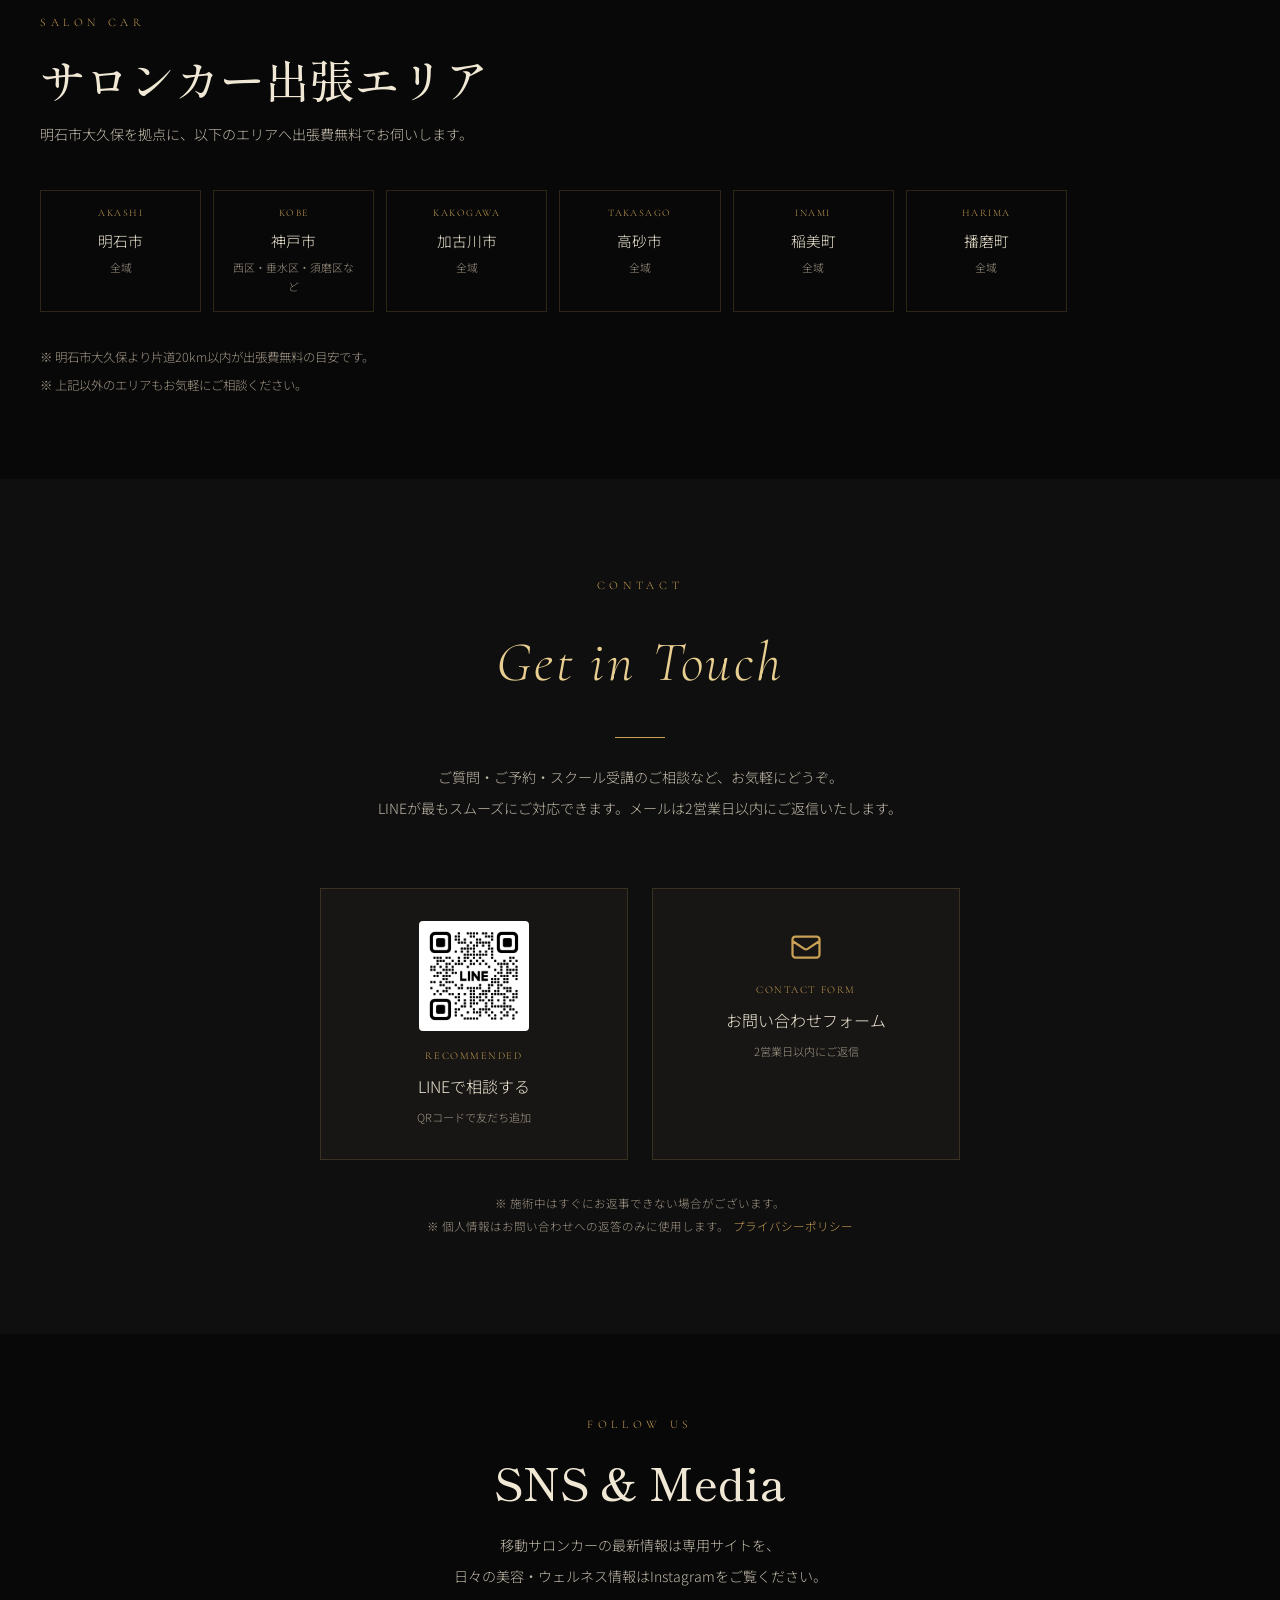
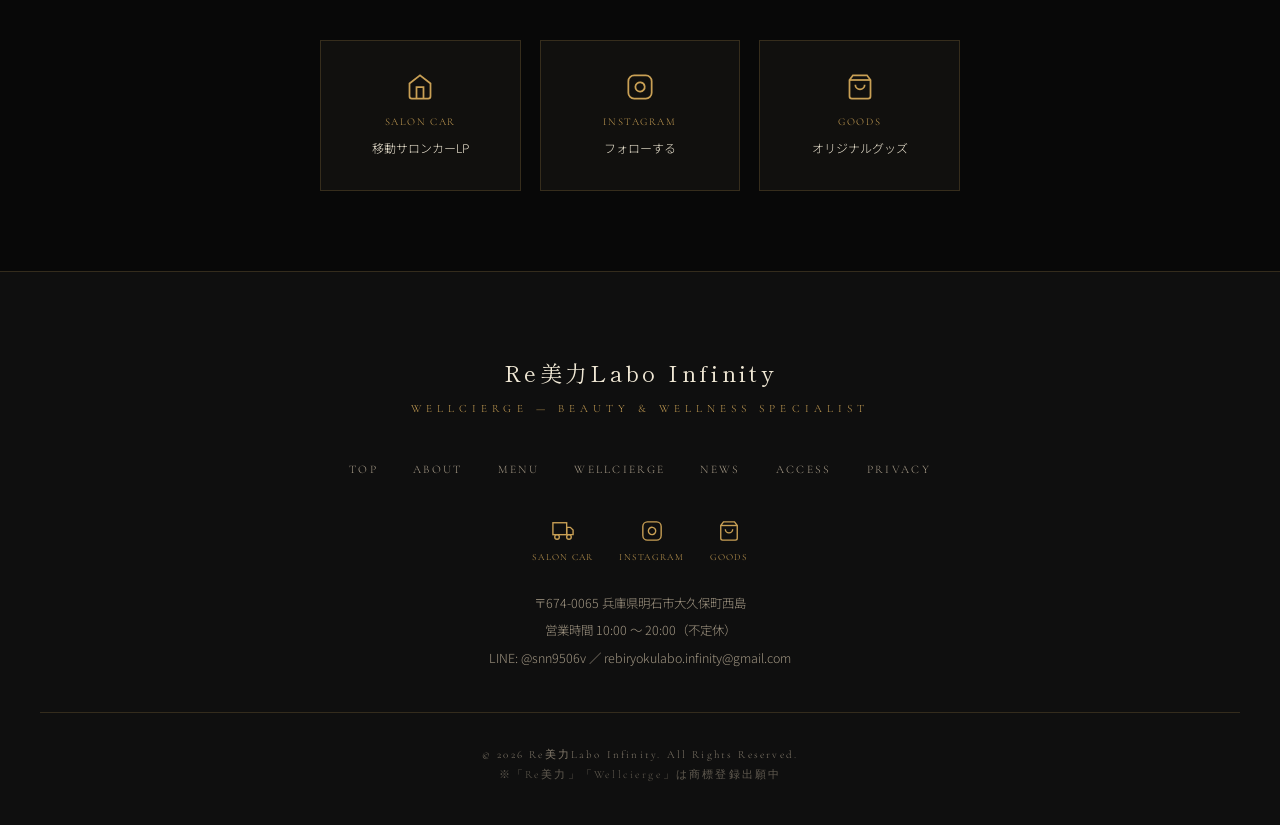
<file: access.html>
<!DOCTYPE html>
<html lang="ja">
<head>
  <meta charset="UTF-8">
  <meta name="viewport" content="width=device-width, initial-scale=1.0">
  <title>Access | Re美力Labo Infinity</title>
  <meta name="description" content="Re美力Labo Infinityのアクセス情報・お問い合わせ。兵庫県明石市大久保町西島。LINE・メールにてご予約承ります。">
  <link rel="icon" type="image/png" href="images/logo-black.png">
  <meta property="og:site_name" content="Re美力Labo Infinity">
  <meta property="og:title" content="Access | Re美力Labo Infinity">
  <meta property="og:description" content="Re美力Labo Infinityのアクセス情報・お問い合わせ。兵庫県明石市大久保町西島。LINE・メールにてご予約承ります。">
  <meta property="og:type" content="website">
  <meta property="og:url" content="https://rebiryokulabo-infinity-salon.netlify.app/access.html">
  <link rel="canonical" href="https://rebiryokulabo-infinity-salon.netlify.app/access.html">
  <meta property="og:image" content="https://rebiryokulabo-infinity-salon.netlify.app/images/salon-image.png">
  <meta name="twitter:card" content="summary_large_image">
  <link rel="stylesheet" href="css/style.css">
  <!-- Google tag (gtag.js) -->
  <script async src="https://www.googletagmanager.com/gtag/js?id=G-0MXQR82VCM"></script>
  <script>
    window.dataLayer = window.dataLayer || [];
    function gtag(){dataLayer.push(arguments);}
    gtag('js', new Date());
    gtag('config', 'G-0MXQR82VCM');
  </script>
</head>
<body>

  <!-- ===== HEADER ===== -->
  <header class="site-header scrolled" id="site-header">
    <nav class="nav-inner">
      <a href="index.html" class="site-logo">
        <span class="logo-main">Re美力Labo Infinity</span>
        <span class="logo-sub">Beauty &amp; Wellness</span>
      </a>
      <ul class="nav-links">
        <li><a href="index.html">Top</a></li>
        <li><a href="about.html">About</a></li>
        <li class="nav-menu-dropdown" id="nav-menu-dropdown">
          <a href="menu.html#salon" class="nav-menu-btn" id="nav-menu-btn">Menu</a>
          <ul class="nav-menu-list" role="menu">
            <li><a href="menu.html#salon" role="menuitem">Salon</a></li>
            <li><a href="menu.html#saloncar" role="menuitem">Salon Car</a></li>
            <li><a href="menu.html#school" role="menuitem">School</a></li>
          </ul>
        </li>
        <li><a href="wellcierge.html">Wellcierge</a></li>
        <li><a href="news.html">News</a></li>
        <li><a href="access.html" class="active">Access</a></li>
      </ul>
      <div class="lang-dropdown" id="lang-dropdown">
        <button class="lang-dropdown-btn" id="lang-dropdown-btn" aria-haspopup="true" aria-expanded="false">
          <svg width="12" height="12" viewBox="0 0 24 24" fill="none" stroke="currentColor" stroke-width="1.5"><circle cx="12" cy="12" r="10"/><path d="M2 12h20M12 2a15.3 15.3 0 010 20M12 2a15.3 15.3 0 000 20"/></svg>
          Language
        </button>
        <ul class="lang-dropdown-menu" role="menu">
          <li><button class="lang-option active" data-lang="ja" role="menuitem">日本語</button></li>
          <li><button class="lang-option" data-lang="en" role="menuitem">English</button></li>
          <li><button class="lang-option" data-lang="fr" role="menuitem">Français</button></li>
          <li><button class="lang-option" data-lang="zh-CN" role="menuitem">中文（简体）</button></li>
          <li><button class="lang-option" data-lang="zh-TW" role="menuitem">中文（繁體）</button></li>
          <li><button class="lang-option" data-lang="ko" role="menuitem">한국어</button></li>
        </ul>
      </div>
      <button class="hamburger" aria-label="メニュー">
        <span></span><span></span><span></span>
      </button>
    </nav>
  </header>

  <nav class="mobile-nav">
    <a href="index.html">Top</a>
    <a href="about.html">About</a>
    <a href="menu.html">Menu</a>
    <a href="wellcierge.html">Wellcierge</a>
    <a href="news.html">News</a>
    <a href="access.html">Access</a>
  </nav>

  <!-- ===== PAGE HERO ===== -->
  <div class="page-hero">
    <img class="page-hero-image" src="images/banner-4.png" alt="Access" fetchpriority="high">
    <div class="page-hero-content">
      <span class="page-hero-tag">Location &amp; Contact</span>
      <h1 class="page-hero-title gold-text">Access</h1>
      <p class="page-hero-title-jp">アクセス・お問い合わせ</p>
    </div>
  </div>

  <!-- ===== ACCESS INFO + MAP ===== -->
  <section>
    <div class="section-inner">
      <div class="access-grid">

        <div class="fade-in-left">
          <span class="section-tag">Location</span>
          <h2 class="section-title" style="margin-bottom:2rem;">サロン情報</h2>

          <dl class="access-dl">
            <dt>サロン名</dt>
            <dd><span data-si="name">Re美力Labo Infinity</span></dd>

            <dt>住所</dt>
            <dd>
              <span data-si="address">〒674-0065 兵庫県明石市大久保町西島</span><br>
              <small style="color:var(--text-muted); font-size:0.78rem;">
                ※ 隠れ家サロンのため、詳細住所はご予約後にお知らせします
              </small>
            </dd>

            <dt>営業時間</dt>
            <dd>
              <span data-si="hours">10:00 〜 20:00（不定休）</span><br>
              <small style="color:var(--text-muted); font-size:0.78rem;">
                ※ <span data-si="hoursNote">営業時間外も応相談</span>
              </small>
            </dd>

            <dt>最寄り駅</dt>
            <dd><span data-si="nearestStation">西江井ヶ島駅（詳しい場所はご予約時にご案内します）</span></dd>

            <dt>駐車場</dt>
            <dd><span data-si="parking">お車でお越しの方はご連絡ください</span></dd>

            <dt>LINE（予約・お問い合わせ）</dt>
            <dd>
              <a href="https://lin.ee/R1osLt2" data-si-href="line" target="_blank" rel="noopener"><span data-si="lineId">@snn9506v</span></a><br>
              <small style="color:var(--text-muted); font-size:0.78rem;">
                ※ LINEが最もスムーズにご対応できます
              </small>
              <div style="margin-top:0.8rem;">
                <img src="images/line-qr.png" alt="LINE QRコード @snn9506v" style="width:90px; height:90px; object-fit:contain; background:#fff; padding:5px; border-radius:4px; display:block;">
                <small style="color:var(--text-muted); font-size:0.72rem; display:block; margin-top:0.3rem;">カメラで読み取って友だち追加</small>
              </div>
            </dd>

            <dt>メール</dt>
            <dd>
              <a href="mailto:rebiryokulabo.infinity@gmail.com" data-si-href="email"><span data-si="email">rebiryokulabo.infinity@gmail.com</span></a>
            </dd>
          </dl>

          <div style="margin-top:2.5rem;">
            <a href="https://lin.ee/R1osLt2" class="btn btn-gold" data-si-href="line" target="_blank" rel="noopener">
              <span>LINE で予約・相談する</span>
            </a>
          </div>
        </div>

        <div class="fade-in-right">
          <div class="map-wrap">
            <iframe
              src="https://maps.google.com/maps?q=西江井ヶ島駅&z=16&output=embed&hl=ja"
              allowfullscreen=""
              loading="lazy"
              title="Re美力Labo Infinity アクセスマップ">
            </iframe>
          </div>
          <p style="text-align:center; margin-top:1rem;">
            <a href="https://maps.google.co.jp/maps?q=西江井ヶ島駅" target="_blank" rel="noopener" style="display:inline-flex; align-items:center; gap:0.4rem; color:var(--gold); font-size:0.85rem; border-bottom:1px solid rgba(201,160,85,0.4); padding-bottom:2px;">
              📍 最寄り駅（西江井ヶ島駅）を地図で見る
            </a>
          </p>
          <p style="text-align:center; margin-top:0.6rem; font-size:0.72rem; color:var(--text-muted);">
            ※ 隠れ家サロンのため、地図は最寄り駅を表示しています。
          </p>
        </div>

      </div>
    </div>
  </section>

  <!-- ===== SERVICE AREA ===== -->
  <section style="padding: 0 2rem 5rem;">
    <div class="section-inner">
      <div class="fade-in">
        <span class="section-tag">Salon Car</span>
        <h2 class="section-title" style="margin-bottom:0.5rem;">サロンカー出張エリア</h2>
        <p class="section-subtitle" style="margin-top:0; margin-bottom:2.5rem;">
          明石市大久保を拠点に、以下のエリアへ出張費無料でお伺いします。
        </p>

        <div style="display:grid; grid-template-columns:repeat(auto-fill, minmax(160px, 1fr)); gap:0.75rem; margin-bottom:2rem;">
          <!-- エリアバッジ -->
          <div style="border:1px solid var(--border-gold); padding:0.9rem 1rem; text-align:center;">
            <div style="font-size:0.62rem; color:var(--gold); letter-spacing:0.15em; font-family:var(--font-en-serif); margin-bottom:0.3rem;">AKASHI</div>
            <div style="font-size:0.92rem; color:var(--cream); font-family:var(--font-jp-sans);">明石市</div>
            <div style="font-size:0.68rem; color:var(--text-muted); margin-top:0.2rem;">全域</div>
          </div>
          <div style="border:1px solid var(--border-gold); padding:0.9rem 1rem; text-align:center;">
            <div style="font-size:0.62rem; color:var(--gold); letter-spacing:0.15em; font-family:var(--font-en-serif); margin-bottom:0.3rem;">KOBE</div>
            <div style="font-size:0.92rem; color:var(--cream); font-family:var(--font-jp-sans);">神戸市</div>
            <div style="font-size:0.68rem; color:var(--text-muted); margin-top:0.2rem;">西区・垂水区・須磨区など</div>
          </div>
          <div style="border:1px solid var(--border-gold); padding:0.9rem 1rem; text-align:center;">
            <div style="font-size:0.62rem; color:var(--gold); letter-spacing:0.15em; font-family:var(--font-en-serif); margin-bottom:0.3rem;">KAKOGAWA</div>
            <div style="font-size:0.92rem; color:var(--cream); font-family:var(--font-jp-sans);">加古川市</div>
            <div style="font-size:0.68rem; color:var(--text-muted); margin-top:0.2rem;">全域</div>
          </div>
          <div style="border:1px solid var(--border-gold); padding:0.9rem 1rem; text-align:center;">
            <div style="font-size:0.62rem; color:var(--gold); letter-spacing:0.15em; font-family:var(--font-en-serif); margin-bottom:0.3rem;">TAKASAGO</div>
            <div style="font-size:0.92rem; color:var(--cream); font-family:var(--font-jp-sans);">高砂市</div>
            <div style="font-size:0.68rem; color:var(--text-muted); margin-top:0.2rem;">全域</div>
          </div>
          <div style="border:1px solid var(--border-gold); padding:0.9rem 1rem; text-align:center;">
            <div style="font-size:0.62rem; color:var(--gold); letter-spacing:0.15em; font-family:var(--font-en-serif); margin-bottom:0.3rem;">INAMI</div>
            <div style="font-size:0.92rem; color:var(--cream); font-family:var(--font-jp-sans);">稲美町</div>
            <div style="font-size:0.68rem; color:var(--text-muted); margin-top:0.2rem;">全域</div>
          </div>
          <div style="border:1px solid var(--border-gold); padding:0.9rem 1rem; text-align:center;">
            <div style="font-size:0.62rem; color:var(--gold); letter-spacing:0.15em; font-family:var(--font-en-serif); margin-bottom:0.3rem;">HARIMA</div>
            <div style="font-size:0.92rem; color:var(--cream); font-family:var(--font-jp-sans);">播磨町</div>
            <div style="font-size:0.68rem; color:var(--text-muted); margin-top:0.2rem;">全域</div>
          </div>
        </div>

        <p style="font-size:0.78rem; color:var(--text-muted); font-family:var(--font-jp-sans); font-weight:300; line-height:2.2;">
          ※ 明石市大久保より片道20km以内が出張費無料の目安です。<br>
          ※ 上記以外のエリアもお気軽にご相談ください。
        </p>
      </div>
    </div>
  </section>

  <!-- ===== CONTACT ===== -->
  <section class="contact-section" id="contact">
    <div class="section-inner">
      <div class="section-header fade-in">
        <span class="section-tag">Contact</span>
        <h2 class="section-title-en">Get in Touch</h2>
        <div class="section-divider"></div>
        <p class="section-subtitle">
          ご質問・ご予約・スクール受講のご相談など、お気軽にどうぞ。<br>
          LINEが最もスムーズにご対応できます。メールは2営業日以内にご返信いたします。
        </p>
      </div>

      <div class="fade-in" style="display:grid; grid-template-columns:1fr 1fr; gap:1.5rem; max-width:640px; margin:0 auto;">

        <!-- LINE -->
        <a href="https://lin.ee/R1osLt2" target="_blank" rel="noopener"
          style="display:flex; flex-direction:column; align-items:center; gap:1rem; padding:2rem 1.5rem; border:1px solid var(--border-gold); background:rgba(212,192,148,0.04); text-decoration:none; transition:background 0.3s;"
          onmouseover="this.style.background='rgba(212,192,148,0.1)'" onmouseout="this.style.background='rgba(212,192,148,0.04)'">
          <img src="images/line-qr.png" alt="LINE QRコード" style="width:110px; height:110px; object-fit:contain; background:#fff; padding:6px; border-radius:4px;">
          <div style="text-align:center;">
            <div style="font-size:0.65rem; color:var(--gold); letter-spacing:0.15em; font-family:var(--font-en-serif); margin-bottom:0.4rem;">RECOMMENDED</div>
            <div style="font-size:1rem; color:var(--cream); font-family:var(--font-jp-sans);">LINEで相談する</div>
            <div style="font-size:0.7rem; color:var(--text-muted); margin-top:0.4rem; font-family:var(--font-jp-sans);">QRコードで友だち追加</div>
          </div>
        </a>

        <!-- Google Form -->
        <a href="https://docs.google.com/forms/d/e/1FAIpQLSfiTeY6coS5xLp5Zf1o92QB1NUmzGNv9Fzl4UUfUg1ZlBwT3A/viewform?usp=header" target="_blank" rel="noopener"
          style="display:flex; flex-direction:column; align-items:center; gap:1rem; padding:2.5rem 1.5rem; border:1px solid var(--border-gold); background:rgba(212,192,148,0.04); text-decoration:none; transition:background 0.3s;"
          onmouseover="this.style.background='rgba(212,192,148,0.1)'" onmouseout="this.style.background='rgba(212,192,148,0.04)'">
          <svg width="36" height="36" viewBox="0 0 24 24" fill="none" stroke="var(--gold)" stroke-width="1.5">
            <path d="M3 8l7.89 5.26a2 2 0 002.22 0L21 8M5 19h14a2 2 0 002-2V7a2 2 0 00-2-2H5a2 2 0 00-2 2v10a2 2 0 002 2z"/>
          </svg>
          <div style="text-align:center;">
            <div style="font-size:0.65rem; color:var(--gold); letter-spacing:0.15em; font-family:var(--font-en-serif); margin-bottom:0.4rem;">CONTACT FORM</div>
            <div style="font-size:1rem; color:var(--cream); font-family:var(--font-jp-sans);">お問い合わせフォーム</div>
            <div style="font-size:0.7rem; color:var(--text-muted); margin-top:0.4rem; font-family:var(--font-jp-sans);">2営業日以内にご返信</div>
          </div>
        </a>

      </div>

      <p style="text-align:center; font-size:0.72rem; color:var(--text-muted); margin-top:2rem; font-family:var(--font-jp-sans); line-height:2;">
        ※ 施術中はすぐにお返事できない場合がございます。<br>
        ※ 個人情報はお問い合わせへの返答のみに使用します。<a href="privacy.html" style="color:var(--gold); margin-left:0.3em;">プライバシーポリシー</a>
      </p>

    </div>
  </section>

  <!-- ===== FOLLOW / MEDIA ===== -->
  <section style="padding: 5rem 2rem; text-align:center;">
    <div class="section-inner">
      <div class="fade-in">
        <span class="section-tag">Follow Us</span>
        <h2 class="section-title" style="margin-bottom:1rem;">SNS &amp; Media</h2>
        <p class="section-subtitle" style="margin-top:0; margin-bottom:3rem;">
          移動サロンカーの最新情報は専用サイトを、<br>
          日々の美容・ウェルネス情報はInstagramをご覧ください。
        </p>

        <div style="display:grid; grid-template-columns:repeat(3, 1fr); gap:1.2rem; max-width:640px; margin:0 auto;">

          <!-- 移動サロンカーLP -->
          <a href="https://infinity-mobility-salon.netlify.app/" target="_blank" rel="noopener"
            style="display:flex; flex-direction:column; align-items:center; gap:0.8rem; padding:2rem 1rem; border:1px solid var(--border-gold); background:rgba(212,192,148,0.04); text-decoration:none; transition:background 0.3s;"
            onmouseover="this.style.background='rgba(212,192,148,0.1)'" onmouseout="this.style.background='rgba(212,192,148,0.04)'">
            <svg width="28" height="28" viewBox="0 0 24 24" fill="none" stroke="var(--gold)" stroke-width="1.5">
              <path d="M3 9l9-7 9 7v11a2 2 0 01-2 2H5a2 2 0 01-2-2z"/><polyline points="9 22 9 12 15 12 15 22"/>
            </svg>
            <div style="text-align:center;">
              <div style="font-size:0.65rem; color:var(--gold); letter-spacing:0.15em; font-family:var(--font-en-serif); margin-bottom:0.3rem;">SALON CAR</div>
              <div style="font-size:0.75rem; color:var(--cream); font-family:var(--font-jp-sans);">移動サロンカーLP</div>
            </div>
          </a>

          <!-- Instagram -->
          <a href="https://www.instagram.com/re.biryoku.labo_infinity/" target="_blank" rel="noopener"
            style="display:flex; flex-direction:column; align-items:center; gap:0.8rem; padding:2rem 1rem; border:1px solid var(--border-gold); background:rgba(212,192,148,0.04); text-decoration:none; transition:background 0.3s;"
            onmouseover="this.style.background='rgba(212,192,148,0.1)'" onmouseout="this.style.background='rgba(212,192,148,0.04)'">
            <svg width="28" height="28" viewBox="0 0 24 24" fill="none" stroke="var(--gold)" stroke-width="1.5">
              <rect x="2" y="2" width="20" height="20" rx="5" ry="5"/><path d="M16 11.37A4 4 0 1112.63 8 4 4 0 0116 11.37z"/><line x1="17.5" y1="6.5" x2="17.51" y2="6.5"/>
            </svg>
            <div style="text-align:center;">
              <div style="font-size:0.65rem; color:var(--gold); letter-spacing:0.15em; font-family:var(--font-en-serif); margin-bottom:0.3rem;">INSTAGRAM</div>
              <div style="font-size:0.75rem; color:var(--cream); font-family:var(--font-jp-sans);">フォローする</div>
            </div>
          </a>

          <!-- オリジナルグッズ -->
          <a href="https://suzuri.jp/Re-BiryokuLabo-Infinity" target="_blank" rel="noopener"
            style="display:flex; flex-direction:column; align-items:center; gap:0.8rem; padding:2rem 1rem; border:1px solid var(--border-gold); background:rgba(212,192,148,0.04); text-decoration:none; transition:background 0.3s;"
            onmouseover="this.style.background='rgba(212,192,148,0.1)'" onmouseout="this.style.background='rgba(212,192,148,0.04)'">
            <svg width="28" height="28" viewBox="0 0 24 24" fill="none" stroke="var(--gold)" stroke-width="1.5">
              <path d="M6 2L3 6v14a2 2 0 002 2h14a2 2 0 002-2V6l-3-4z"/><line x1="3" y1="6" x2="21" y2="6"/><path d="M16 10a4 4 0 01-8 0"/>
            </svg>
            <div style="text-align:center;">
              <div style="font-size:0.65rem; color:var(--gold); letter-spacing:0.15em; font-family:var(--font-en-serif); margin-bottom:0.3rem;">GOODS</div>
              <div style="font-size:0.75rem; color:var(--cream); font-family:var(--font-jp-sans);">オリジナルグッズ</div>
            </div>
          </a>

        </div>
      </div>
    </div>
  </section>

  <!-- ===== FOOTER ===== -->
  <footer class="site-footer">
    <div class="footer-inner">
      <div class="footer-logo">Re美力Labo Infinity</div>
      <div class="footer-logo-sub">Wellcierge — Beauty &amp; Wellness Specialist</div>
      <nav class="footer-nav">
        <a href="index.html">Top</a>
        <a href="about.html">About</a>
        <a href="menu.html">Menu</a>
        <a href="wellcierge.html">Wellcierge</a>
        <a href="news.html">News</a>
        <a href="access.html">Access</a>
        <a href="privacy.html">Privacy</a>
      </nav>
      <div class="footer-sns" style="display:flex; justify-content:center; align-items:flex-start; gap:1.6rem; margin-bottom:1.5rem;">
        <a href="https://infinity-mobility-salon.netlify.app/" target="_blank" rel="noopener" aria-label="移動サロンカー公式サイト" style="display:flex; flex-direction:column; align-items:center; gap:0.45rem; color:var(--gold); text-decoration:none;">
          <svg width="22" height="22" viewBox="0 0 24 24" fill="none" stroke="currentColor" stroke-width="1.5"><rect x="1" y="3" width="15" height="13"/><polygon points="16 8 20 8 23 11 23 16 16 16 16 8"/><circle cx="5.5" cy="18.5" r="2.5"/><circle cx="18.5" cy="18.5" r="2.5"/></svg>
          <span style="font-size:0.58rem; letter-spacing:0.14em; font-family:var(--font-en-serif);">SALON CAR</span>
        </a>
        <a href="https://www.instagram.com/re.biryoku.labo_infinity/" target="_blank" rel="noopener" aria-label="Instagram" style="display:flex; flex-direction:column; align-items:center; gap:0.45rem; color:var(--gold); text-decoration:none;">
          <svg width="22" height="22" viewBox="0 0 24 24" fill="none" stroke="currentColor" stroke-width="1.5"><rect x="2" y="2" width="20" height="20" rx="5" ry="5"/><path d="M16 11.37A4 4 0 1112.63 8 4 4 0 0116 11.37z"/><line x1="17.5" y1="6.5" x2="17.51" y2="6.5"/></svg>
          <span style="font-size:0.58rem; letter-spacing:0.14em; font-family:var(--font-en-serif);">INSTAGRAM</span>
        </a>
        <a href="https://suzuri.jp/Re-BiryokuLabo-Infinity" target="_blank" rel="noopener" aria-label="オリジナルグッズ" style="display:flex; flex-direction:column; align-items:center; gap:0.45rem; color:var(--gold); text-decoration:none;">
          <svg width="22" height="22" viewBox="0 0 24 24" fill="none" stroke="currentColor" stroke-width="1.5"><path d="M6 2L3 6v14a2 2 0 002 2h14a2 2 0 002-2V6l-3-4z"/><line x1="3" y1="6" x2="21" y2="6"/><path d="M16 10a4 4 0 01-8 0"/></svg>
          <span style="font-size:0.58rem; letter-spacing:0.14em; font-family:var(--font-en-serif);">GOODS</span>
        </a>
      </div>
      <div class="footer-info">
        〒674-0065 兵庫県明石市大久保町西島<br>
        営業時間 10:00〜20:00（不定休）<br>
        LINE: @snn9506v ／ rebiryokulabo.infinity@gmail.com
      </div>
      <div class="footer-copy">
        &copy; 2026 Re美力Labo Infinity. All Rights Reserved.
      </div>
    </div>
  </footer>

  <div id="google_translate_element" style="display:none;"></div>
  <script src="https://translate.google.com/translate_a/element.js?cb=googleTranslateElementInit"></script>
  <script src="js/news-data.js"></script>
  <script src="js/main.js"></script>
</body>
</html>
</file>
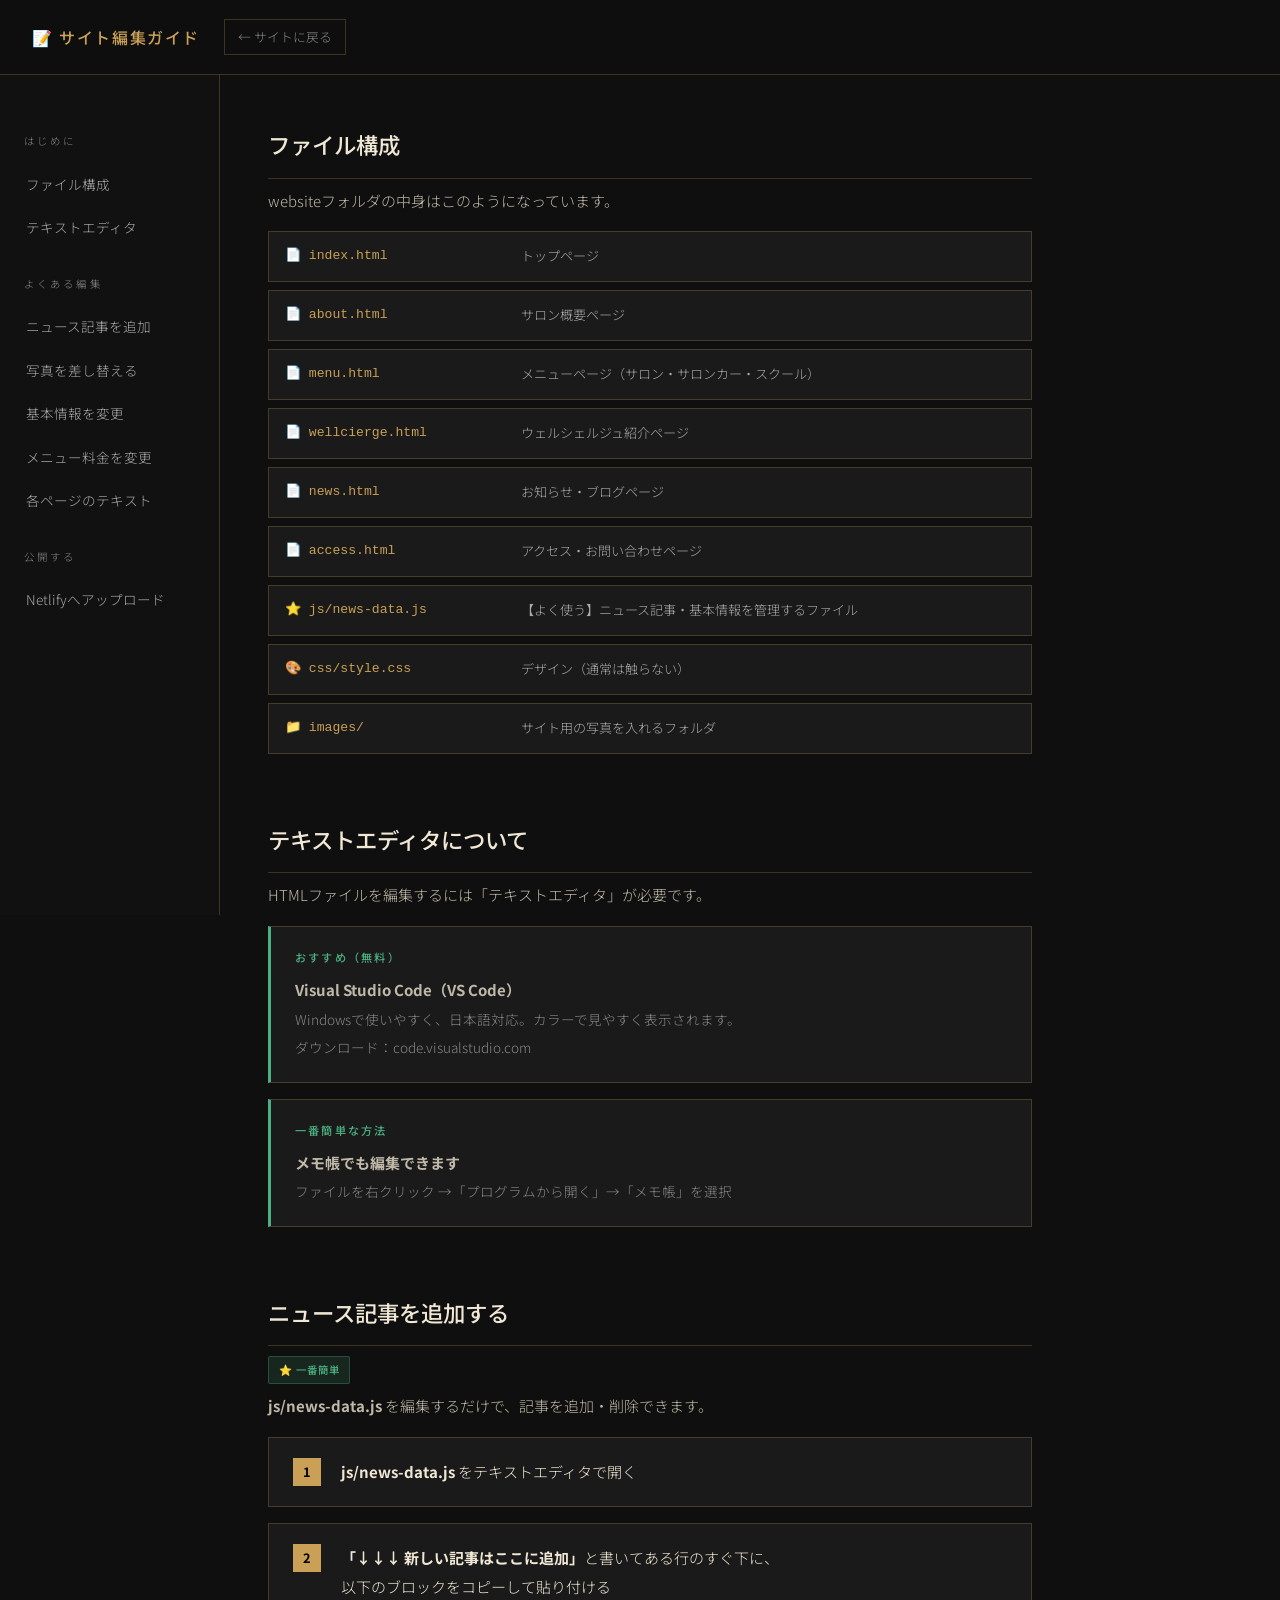
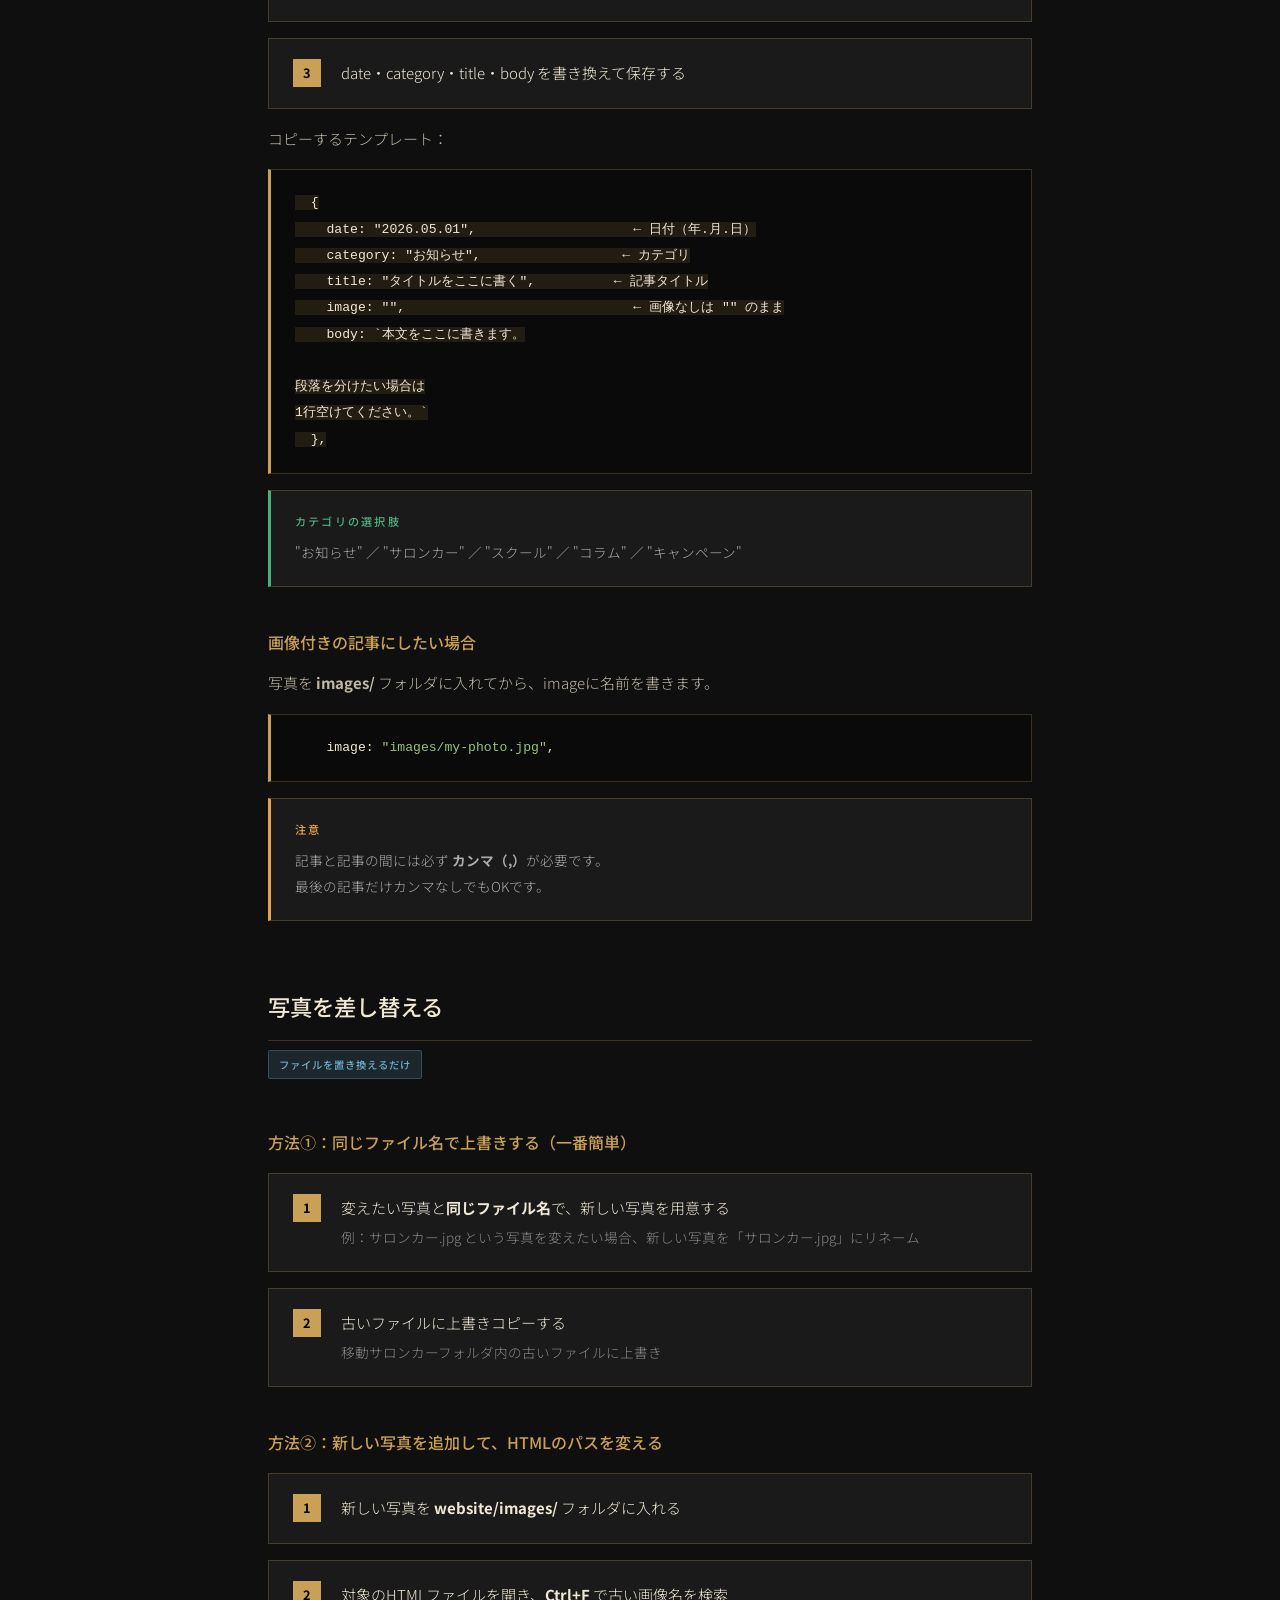
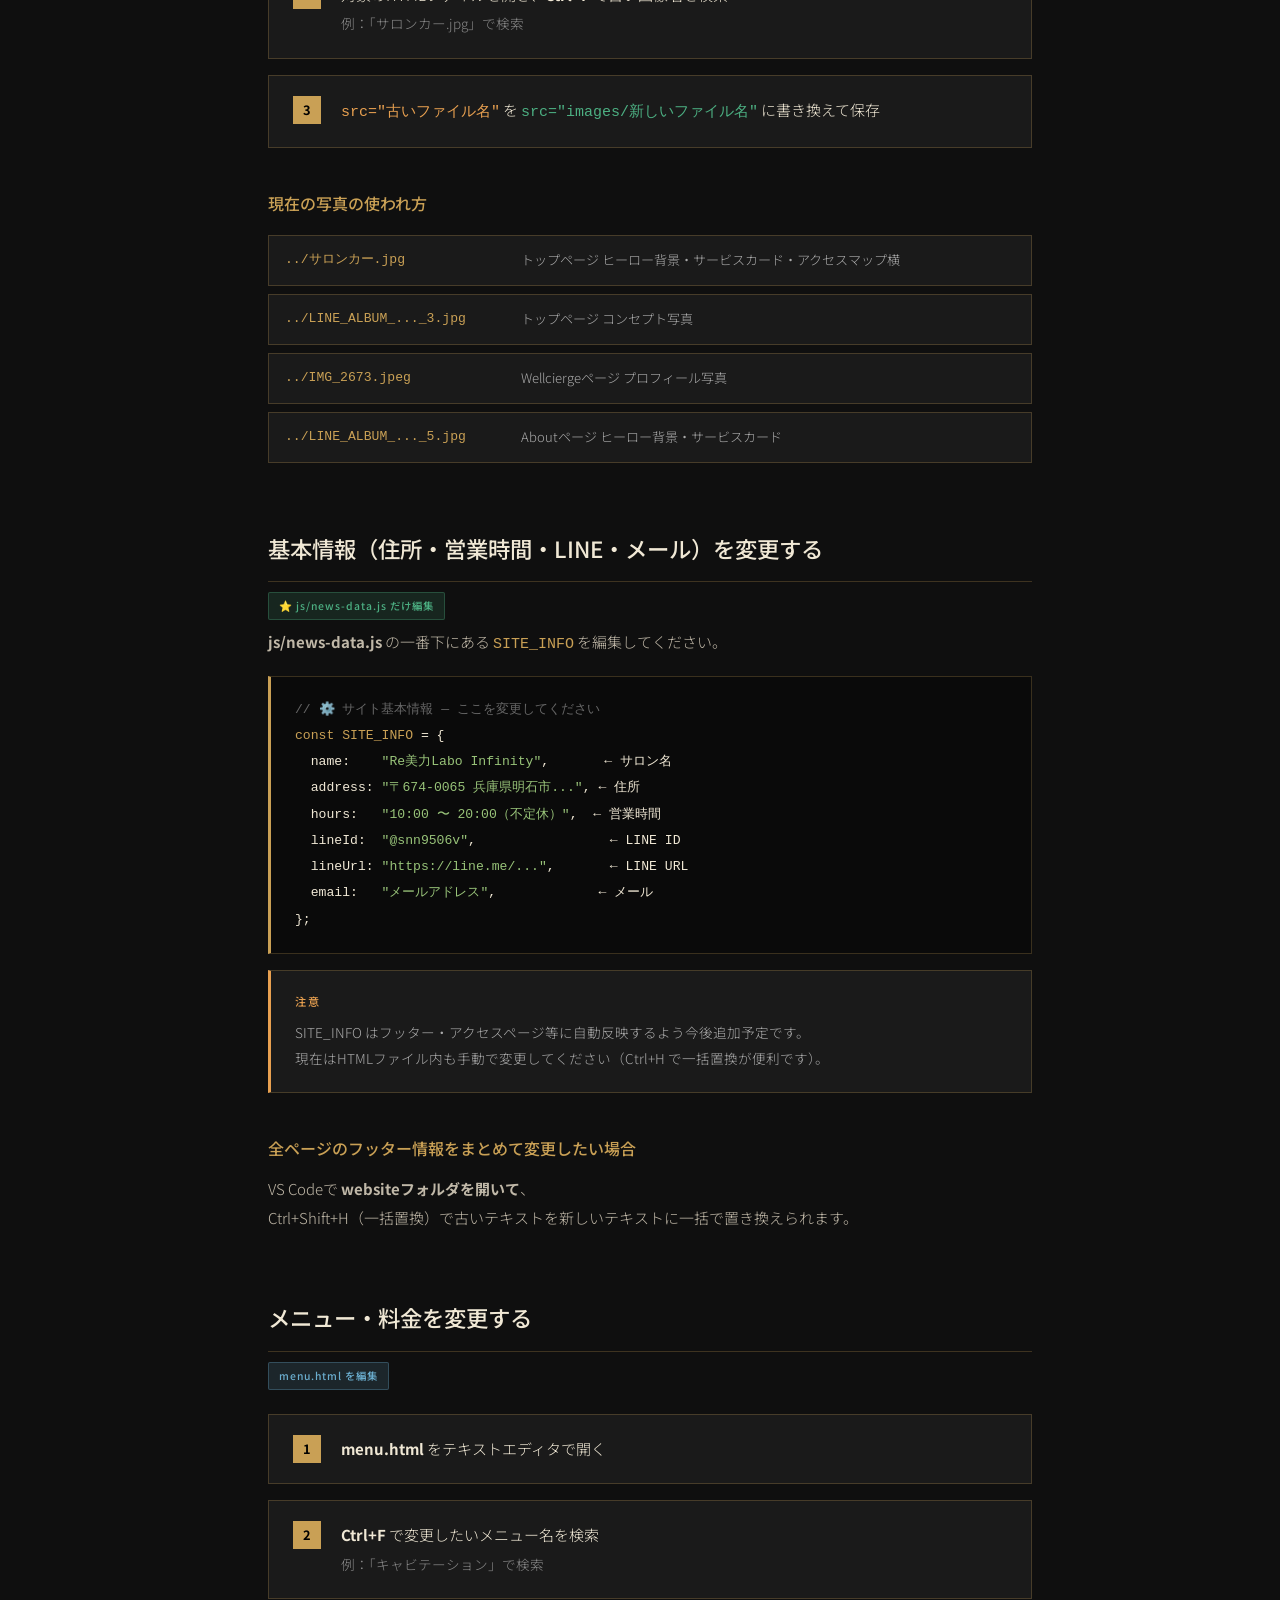
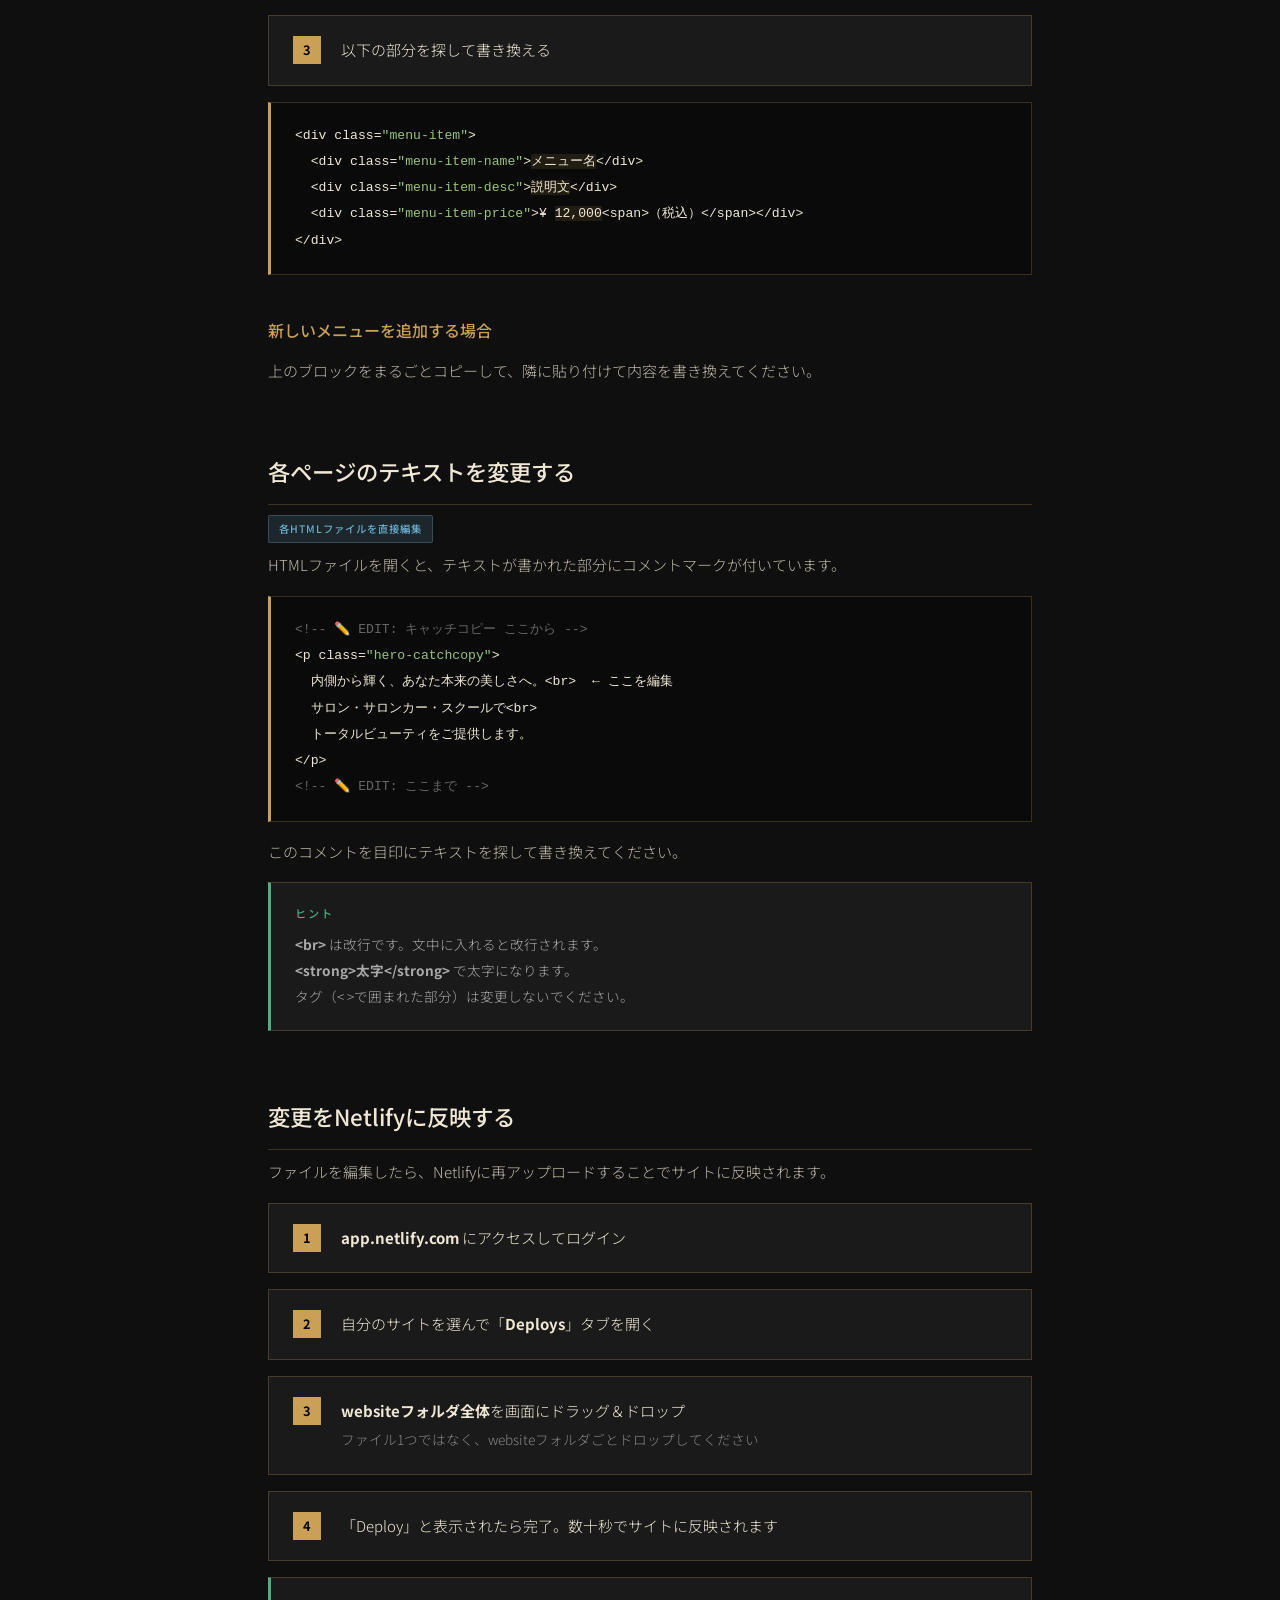
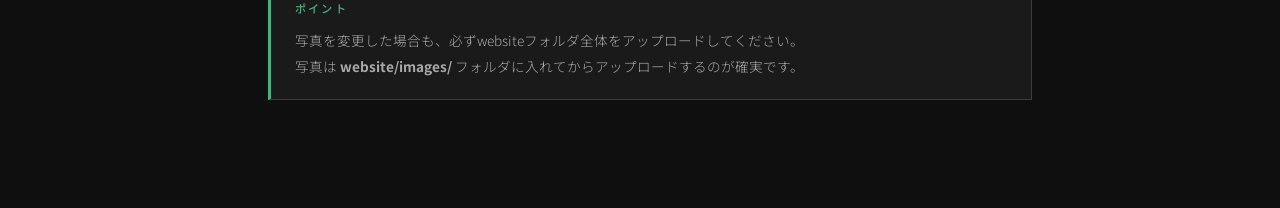
<file: guide.html>
<!DOCTYPE html>
<html lang="ja">
<head>
  <meta charset="UTF-8">
  <meta name="viewport" content="width=device-width, initial-scale=1.0">
  <title>編集ガイド | Re美力Labo Infinity</title>
  <style>
    @import url('https://fonts.googleapis.com/css2?family=Noto+Sans+JP:wght@300;400;500&display=swap');

    :root {
      --gold: #C9A055;
      --bg: #0f0f0f;
      --card: #1a1a1a;
      --border: rgba(201,160,85,0.25);
      --cream: #F0E8D5;
      --muted: #888;
      --green: #4CAF82;
      --blue: #6AADCE;
      --orange: #E8A050;
    }

    * { box-sizing: border-box; margin: 0; padding: 0; }

    body {
      background: var(--bg);
      color: var(--cream);
      font-family: 'Noto Sans JP', sans-serif;
      font-weight: 300;
      line-height: 1.9;
      font-size: 15px;
    }

    header {
      background: rgba(15,15,15,0.97);
      border-bottom: 1px solid var(--border);
      padding: 1.2rem 2rem;
      position: sticky;
      top: 0;
      z-index: 100;
      display: flex;
      align-items: center;
      gap: 1.5rem;
    }

    header h1 {
      font-size: 1rem;
      font-weight: 500;
      color: var(--gold);
      letter-spacing: 0.1em;
    }

    header a {
      font-size: 0.8rem;
      color: var(--muted);
      text-decoration: none;
      border: 1px solid var(--border);
      padding: 0.3rem 0.8rem;
      transition: 0.2s;
    }

    header a:hover { border-color: var(--gold); color: var(--gold); }

    .layout {
      display: grid;
      grid-template-columns: 220px 1fr;
      min-height: calc(100vh - 60px);
    }

    /* サイドバー */
    .sidebar {
      background: #111;
      border-right: 1px solid var(--border);
      padding: 2rem 0;
      position: sticky;
      top: 60px;
      height: calc(100vh - 60px);
      overflow-y: auto;
    }

    .sidebar-title {
      font-size: 0.65rem;
      letter-spacing: 0.3em;
      text-transform: uppercase;
      color: var(--muted);
      padding: 0 1.5rem;
      margin-bottom: 0.75rem;
    }

    .sidebar a {
      display: block;
      padding: 0.55rem 1.5rem;
      color: #aaa;
      text-decoration: none;
      font-size: 0.85rem;
      transition: 0.2s;
      border-left: 2px solid transparent;
    }

    .sidebar a:hover,
    .sidebar a.active {
      color: var(--gold);
      border-left-color: var(--gold);
      background: rgba(201,160,85,0.05);
    }

    .sidebar-section {
      margin-top: 1.5rem;
    }

    /* メインコンテンツ */
    main {
      padding: 3rem;
      max-width: 860px;
    }

    h2 {
      font-size: 1.4rem;
      font-weight: 500;
      color: var(--cream);
      margin-bottom: 0.5rem;
      padding-bottom: 0.75rem;
      border-bottom: 1px solid var(--border);
    }

    h3 {
      font-size: 1rem;
      font-weight: 500;
      color: var(--gold);
      margin: 2.5rem 0 0.75rem;
    }

    p { margin-bottom: 1rem; color: #c0b8a8; }

    section.guide-section {
      margin-bottom: 4rem;
      scroll-margin-top: 80px;
    }

    /* バッジ */
    .badge {
      display: inline-block;
      font-size: 0.65rem;
      letter-spacing: 0.1em;
      padding: 0.2rem 0.6rem;
      border-radius: 2px;
      margin-bottom: 0.5rem;
      font-weight: 500;
    }

    .badge-easy   { background: rgba(76,175,130,0.15); color: var(--green); border: 1px solid rgba(76,175,130,0.3); }
    .badge-medium { background: rgba(106,173,206,0.15); color: var(--blue); border: 1px solid rgba(106,173,206,0.3); }
    .badge-file   { background: rgba(232,160,80,0.15); color: var(--orange); border: 1px solid rgba(232,160,80,0.3); }

    /* コードブロック風ボックス */
    .code-box {
      background: #0a0a0a;
      border: 1px solid var(--border);
      border-left: 3px solid var(--gold);
      padding: 1.25rem 1.5rem;
      margin: 1rem 0;
      font-family: 'Courier New', monospace;
      font-size: 0.82rem;
      line-height: 2;
      overflow-x: auto;
      white-space: pre;
    }

    .code-box .comment { color: #666; }
    .code-box .key     { color: var(--gold); }
    .code-box .value   { color: #98C379; }
    .code-box .string  { color: #98C379; }
    .code-box .hl      { background: rgba(201,160,85,0.12); }

    /* ステップボックス */
    .steps {
      counter-reset: step;
      display: flex;
      flex-direction: column;
      gap: 1rem;
      margin: 1rem 0;
    }

    .step {
      display: flex;
      gap: 1.25rem;
      align-items: flex-start;
      background: var(--card);
      border: 1px solid var(--border);
      padding: 1.25rem 1.5rem;
    }

    .step-num {
      flex-shrink: 0;
      width: 28px;
      height: 28px;
      background: var(--gold);
      color: #000;
      font-size: 0.8rem;
      font-weight: 700;
      display: flex;
      align-items: center;
      justify-content: center;
    }

    .step-body { flex: 1; }
    .step-body strong { color: var(--cream); }

    /* 情報カード */
    .info-card {
      background: var(--card);
      border: 1px solid var(--border);
      padding: 1.25rem 1.5rem;
      margin: 1rem 0;
    }

    .info-card.tip  { border-left: 3px solid var(--green); }
    .info-card.warn { border-left: 3px solid var(--orange); }

    .info-card .label {
      font-size: 0.7rem;
      letter-spacing: 0.2em;
      text-transform: uppercase;
      margin-bottom: 0.5rem;
      font-weight: 500;
    }

    .info-card.tip  .label { color: var(--green); }
    .info-card.warn .label { color: var(--orange); }

    /* ファイル一覧 */
    .file-list {
      display: flex;
      flex-direction: column;
      gap: 0.5rem;
      margin: 1rem 0;
    }

    .file-item {
      display: grid;
      grid-template-columns: 220px 1fr;
      gap: 1rem;
      padding: 0.75rem 1rem;
      background: var(--card);
      border: 1px solid var(--border);
      align-items: start;
    }

    .file-name {
      font-family: monospace;
      font-size: 0.82rem;
      color: var(--gold);
    }

    .file-desc {
      font-size: 0.82rem;
      color: #aaa;
    }

    @media (max-width: 768px) {
      .layout { grid-template-columns: 1fr; }
      .sidebar { display: none; }
      main { padding: 2rem 1.5rem; }
      .file-item { grid-template-columns: 1fr; }
    }
  </style>
</head>
<body>

<header>
  <h1>📝 サイト編集ガイド</h1>
  <a href="index.html">← サイトに戻る</a>
</header>

<div class="layout">

  <!-- サイドバー -->
  <nav class="sidebar">
    <div class="sidebar-section">
      <div class="sidebar-title">はじめに</div>
      <a href="#overview">ファイル構成</a>
      <a href="#editor">テキストエディタ</a>
    </div>
    <div class="sidebar-section">
      <div class="sidebar-title">よくある編集</div>
      <a href="#news">ニュース記事を追加</a>
      <a href="#photos">写真を差し替える</a>
      <a href="#siteinfo">基本情報を変更</a>
      <a href="#menu">メニュー料金を変更</a>
      <a href="#text">各ページのテキスト</a>
    </div>
    <div class="sidebar-section">
      <div class="sidebar-title">公開する</div>
      <a href="#deploy">Netlifyへアップロード</a>
    </div>
  </nav>

  <!-- メインコンテンツ -->
  <main>

    <!-- ===== ファイル構成 ===== -->
    <section class="guide-section" id="overview">
      <h2>ファイル構成</h2>
      <p>websiteフォルダの中身はこのようになっています。</p>

      <div class="file-list">
        <div class="file-item">
          <div class="file-name">📄 index.html</div>
          <div class="file-desc">トップページ</div>
        </div>
        <div class="file-item">
          <div class="file-name">📄 about.html</div>
          <div class="file-desc">サロン概要ページ</div>
        </div>
        <div class="file-item">
          <div class="file-name">📄 menu.html</div>
          <div class="file-desc">メニューページ（サロン・サロンカー・スクール）</div>
        </div>
        <div class="file-item">
          <div class="file-name">📄 wellcierge.html</div>
          <div class="file-desc">ウェルシェルジュ紹介ページ</div>
        </div>
        <div class="file-item">
          <div class="file-name">📄 news.html</div>
          <div class="file-desc">お知らせ・ブログページ</div>
        </div>
        <div class="file-item">
          <div class="file-name">📄 access.html</div>
          <div class="file-desc">アクセス・お問い合わせページ</div>
        </div>
        <div class="file-item">
          <div class="file-name">⭐ js/news-data.js</div>
          <div class="file-desc">【よく使う】ニュース記事・基本情報を管理するファイル</div>
        </div>
        <div class="file-item">
          <div class="file-name">🎨 css/style.css</div>
          <div class="file-desc">デザイン（通常は触らない）</div>
        </div>
        <div class="file-item">
          <div class="file-name">📁 images/</div>
          <div class="file-desc">サイト用の写真を入れるフォルダ</div>
        </div>
      </div>
    </section>

    <!-- ===== テキストエディタ ===== -->
    <section class="guide-section" id="editor">
      <h2>テキストエディタについて</h2>
      <p>HTMLファイルを編集するには「テキストエディタ」が必要です。</p>

      <div class="info-card tip">
        <div class="label">おすすめ（無料）</div>
        <p style="margin:0;"><strong>Visual Studio Code（VS Code）</strong><br>
        <span style="color:#888; font-size:0.85rem;">Windowsで使いやすく、日本語対応。カラーで見やすく表示されます。<br>
        ダウンロード：code.visualstudio.com</span></p>
      </div>

      <div class="info-card tip">
        <div class="label">一番簡単な方法</div>
        <p style="margin:0;"><strong>メモ帳でも編集できます</strong><br>
        <span style="color:#888; font-size:0.85rem;">ファイルを右クリック →「プログラムから開く」→「メモ帳」を選択</span></p>
      </div>
    </section>

    <!-- ===== ニュース記事を追加 ===== -->
    <section class="guide-section" id="news">
      <h2>ニュース記事を追加する</h2>
      <span class="badge badge-easy">⭐ 一番簡単</span>

      <p><strong>js/news-data.js</strong> を編集するだけで、記事を追加・削除できます。</p>

      <div class="steps">
        <div class="step">
          <div class="step-num">1</div>
          <div class="step-body">
            <strong>js/news-data.js</strong> をテキストエディタで開く
          </div>
        </div>
        <div class="step">
          <div class="step-num">2</div>
          <div class="step-body">
            <strong>「↓↓↓ 新しい記事はここに追加」</strong>と書いてある行のすぐ下に、<br>
            以下のブロックをコピーして貼り付ける
          </div>
        </div>
        <div class="step">
          <div class="step-num">3</div>
          <div class="step-body">
            date・category・title・body を書き換えて保存する
          </div>
        </div>
      </div>

      <p>コピーするテンプレート：</p>
      <div class="code-box"><span class="hl">  {
    date: "2026.05.01",                    ← 日付（年.月.日）
    category: "お知らせ",                  ← カテゴリ
    title: "タイトルをここに書く",          ← 記事タイトル
    image: "",                             ← 画像なしは "" のまま
    body: `本文をここに書きます。

段落を分けたい場合は
1行空けてください。`
  },</span></div>

      <div class="info-card tip">
        <div class="label">カテゴリの選択肢</div>
        <p style="margin:0; font-size:0.85rem; color:#aaa;">
          "お知らせ" ／ "サロンカー" ／ "スクール" ／ "コラム" ／ "キャンペーン"
        </p>
      </div>

      <h3>画像付きの記事にしたい場合</h3>
      <p>写真を <strong>images/</strong> フォルダに入れてから、imageに名前を書きます。</p>
      <div class="code-box">    image: <span class="value">"images/my-photo.jpg"</span>,</div>

      <div class="info-card warn">
        <div class="label">注意</div>
        <p style="margin:0; font-size:0.85rem; color:#aaa;">
          記事と記事の間には必ず <strong>カンマ（,）</strong>が必要です。<br>
          最後の記事だけカンマなしでもOKです。
        </p>
      </div>
    </section>

    <!-- ===== 写真を差し替える ===== -->
    <section class="guide-section" id="photos">
      <h2>写真を差し替える</h2>
      <span class="badge badge-medium">ファイルを置き換えるだけ</span>

      <h3>方法①：同じファイル名で上書きする（一番簡単）</h3>
      <div class="steps">
        <div class="step">
          <div class="step-num">1</div>
          <div class="step-body">
            変えたい写真と<strong>同じファイル名</strong>で、新しい写真を用意する<br>
            <span style="color:#888; font-size:0.85rem;">例：サロンカー.jpg という写真を変えたい場合、新しい写真を「サロンカー.jpg」にリネーム</span>
          </div>
        </div>
        <div class="step">
          <div class="step-num">2</div>
          <div class="step-body">
            古いファイルに上書きコピーする<br>
            <span style="color:#888; font-size:0.85rem;">移動サロンカーフォルダ内の古いファイルに上書き</span>
          </div>
        </div>
      </div>

      <h3>方法②：新しい写真を追加して、HTMLのパスを変える</h3>
      <div class="steps">
        <div class="step">
          <div class="step-num">1</div>
          <div class="step-body">新しい写真を <strong>website/images/</strong> フォルダに入れる</div>
        </div>
        <div class="step">
          <div class="step-num">2</div>
          <div class="step-body">
            対象のHTMLファイルを開き、<strong>Ctrl+F</strong> で古い画像名を検索<br>
            <span style="color:#888; font-size:0.85rem;">例：「サロンカー.jpg」で検索</span>
          </div>
        </div>
        <div class="step">
          <div class="step-num">3</div>
          <div class="step-body">
            <code style="color:var(--orange)">src="古いファイル名"</code> を
            <code style="color:var(--green)">src="images/新しいファイル名"</code> に書き換えて保存
          </div>
        </div>
      </div>

      <h3>現在の写真の使われ方</h3>
      <div class="file-list">
        <div class="file-item">
          <div class="file-name">../サロンカー.jpg</div>
          <div class="file-desc">トップページ ヒーロー背景・サービスカード・アクセスマップ横</div>
        </div>
        <div class="file-item">
          <div class="file-name">../LINE_ALBUM_..._3.jpg</div>
          <div class="file-desc">トップページ コンセプト写真</div>
        </div>
        <div class="file-item">
          <div class="file-name">../IMG_2673.jpeg</div>
          <div class="file-desc">Wellciergeページ プロフィール写真</div>
        </div>
        <div class="file-item">
          <div class="file-name">../LINE_ALBUM_..._5.jpg</div>
          <div class="file-desc">Aboutページ ヒーロー背景・サービスカード</div>
        </div>
      </div>
    </section>

    <!-- ===== 基本情報を変更 ===== -->
    <section class="guide-section" id="siteinfo">
      <h2>基本情報（住所・営業時間・LINE・メール）を変更する</h2>
      <span class="badge badge-easy">⭐ js/news-data.js だけ編集</span>

      <p><strong>js/news-data.js</strong> の一番下にある <code style="color:var(--gold)">SITE_INFO</code> を編集してください。</p>

      <div class="code-box"><span class="comment">// ⚙️ サイト基本情報 — ここを変更してください</span>
<span class="key">const SITE_INFO</span> = {
  name:    <span class="value">"Re美力Labo Infinity"</span>,       ← サロン名
  address: <span class="value">"〒674-0065 兵庫県明石市..."</span>, ← 住所
  hours:   <span class="value">"10:00 〜 20:00（不定休）"</span>,  ← 営業時間
  lineId:  <span class="value">"@snn9506v"</span>,                 ← LINE ID
  lineUrl: <span class="value">"https://line.me/..."</span>,       ← LINE URL
  email:   <span class="value">"メールアドレス"</span>,             ← メール
};</div>

      <div class="info-card warn">
        <div class="label">注意</div>
        <p style="margin:0; font-size:0.85rem; color:#aaa;">
          SITE_INFO はフッター・アクセスページ等に自動反映するよう今後追加予定です。<br>
          現在はHTMLファイル内も手動で変更してください（Ctrl+H で一括置換が便利です）。
        </p>
      </div>

      <h3>全ページのフッター情報をまとめて変更したい場合</h3>
      <p>VS Codeで <strong>websiteフォルダを開いて</strong>、<br>
      Ctrl+Shift+H（一括置換）で古いテキストを新しいテキストに一括で置き換えられます。</p>
    </section>

    <!-- ===== メニュー料金を変更 ===== -->
    <section class="guide-section" id="menu">
      <h2>メニュー・料金を変更する</h2>
      <span class="badge badge-medium">menu.html を編集</span>

      <div class="steps">
        <div class="step">
          <div class="step-num">1</div>
          <div class="step-body"><strong>menu.html</strong> をテキストエディタで開く</div>
        </div>
        <div class="step">
          <div class="step-num">2</div>
          <div class="step-body">
            <strong>Ctrl+F</strong> で変更したいメニュー名を検索<br>
            <span style="color:#888; font-size:0.85rem;">例：「キャビテーション」で検索</span>
          </div>
        </div>
        <div class="step">
          <div class="step-num">3</div>
          <div class="step-body">以下の部分を探して書き換える</div>
        </div>
      </div>

      <div class="code-box">&lt;div class=<span class="value">"menu-item"</span>&gt;
  &lt;div class=<span class="value">"menu-item-name"</span>&gt;<span class="hl">メニュー名</span>&lt;/div&gt;
  &lt;div class=<span class="value">"menu-item-desc"</span>&gt;<span class="hl">説明文</span>&lt;/div&gt;
  &lt;div class=<span class="value">"menu-item-price"</span>&gt;¥ <span class="hl">12,000</span>&lt;span&gt;（税込）&lt;/span&gt;&lt;/div&gt;
&lt;/div&gt;</div>

      <h3>新しいメニューを追加する場合</h3>
      <p>上のブロックをまるごとコピーして、隣に貼り付けて内容を書き換えてください。</p>
    </section>

    <!-- ===== 各ページのテキスト ===== -->
    <section class="guide-section" id="text">
      <h2>各ページのテキストを変更する</h2>
      <span class="badge badge-medium">各HTMLファイルを直接編集</span>

      <p>HTMLファイルを開くと、テキストが書かれた部分にコメントマークが付いています。</p>

      <div class="code-box"><span class="comment">&lt;!-- ✏️ EDIT: キャッチコピー ここから --&gt;</span>
&lt;p class=<span class="value">"hero-catchcopy"</span>&gt;
  内側から輝く、あなた本来の美しさへ。&lt;br&gt;  ← ここを編集
  サロン・サロンカー・スクールで&lt;br&gt;
  トータルビューティをご提供します。
&lt;/p&gt;
<span class="comment">&lt;!-- ✏️ EDIT: ここまで --&gt;</span></div>

      <p>このコメントを目印にテキストを探して書き換えてください。</p>

      <div class="info-card tip">
        <div class="label">ヒント</div>
        <p style="margin:0; font-size:0.85rem; color:#aaa;">
          <strong>&lt;br&gt;</strong> は改行です。文中に入れると改行されます。<br>
          <strong>&lt;strong&gt;太字&lt;/strong&gt;</strong> で太字になります。<br>
          タグ（&lt; &gt;で囲まれた部分）は変更しないでください。
        </p>
      </div>
    </section>

    <!-- ===== Netlifyへアップロード ===== -->
    <section class="guide-section" id="deploy">
      <h2>変更をNetlifyに反映する</h2>

      <p>ファイルを編集したら、Netlifyに再アップロードすることでサイトに反映されます。</p>

      <div class="steps">
        <div class="step">
          <div class="step-num">1</div>
          <div class="step-body">
            <strong>app.netlify.com</strong> にアクセスしてログイン
          </div>
        </div>
        <div class="step">
          <div class="step-num">2</div>
          <div class="step-body">
            自分のサイトを選んで「<strong>Deploys</strong>」タブを開く
          </div>
        </div>
        <div class="step">
          <div class="step-num">3</div>
          <div class="step-body">
            <strong>websiteフォルダ全体</strong>を画面にドラッグ＆ドロップ<br>
            <span style="color:#888; font-size:0.85rem;">ファイル1つではなく、websiteフォルダごとドロップしてください</span>
          </div>
        </div>
        <div class="step">
          <div class="step-num">4</div>
          <div class="step-body">
            「Deploy」と表示されたら完了。数十秒でサイトに反映されます
          </div>
        </div>
      </div>

      <div class="info-card tip">
        <div class="label">ポイント</div>
        <p style="margin:0; font-size:0.85rem; color:#aaa;">
          写真を変更した場合も、必ずwebsiteフォルダ全体をアップロードしてください。<br>
          写真は <strong>website/images/</strong> フォルダに入れてからアップロードするのが確実です。
        </p>
      </div>
    </section>

  </main>
</div>

</body>
</html>
</file>
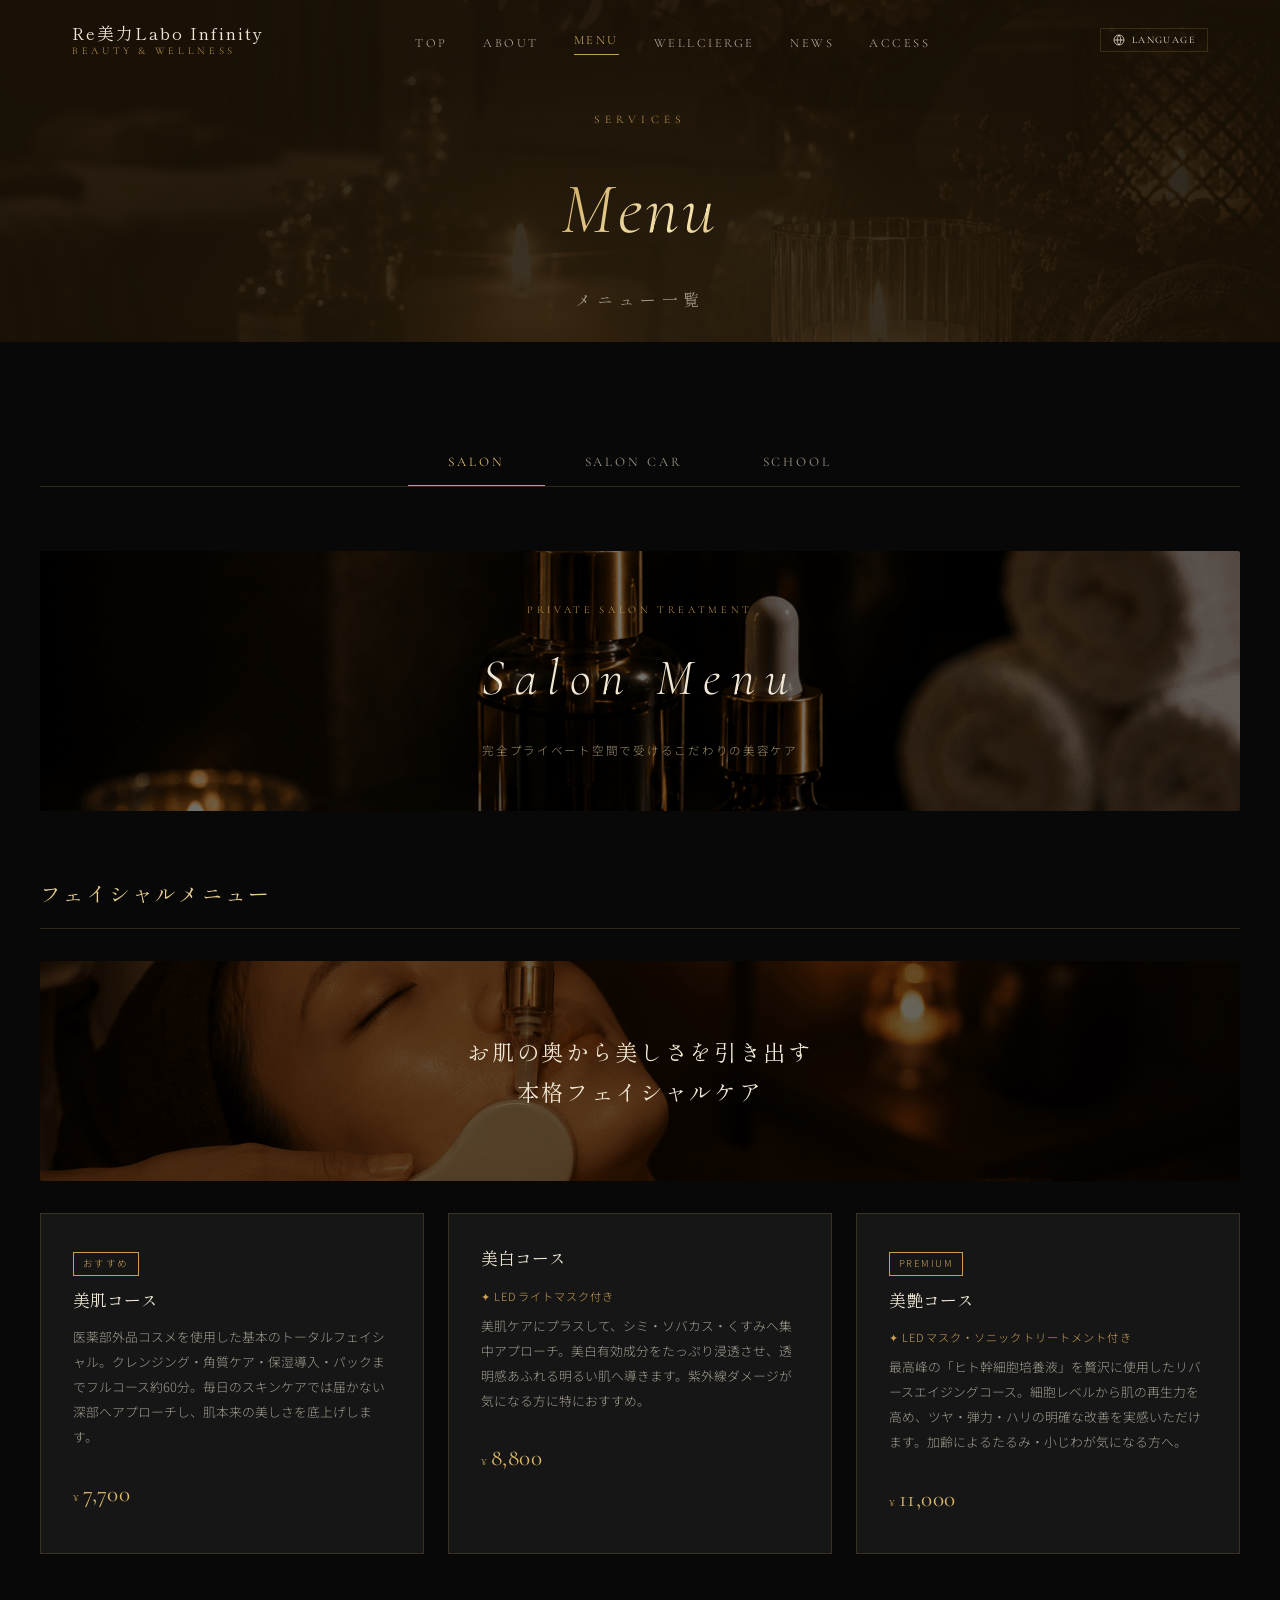
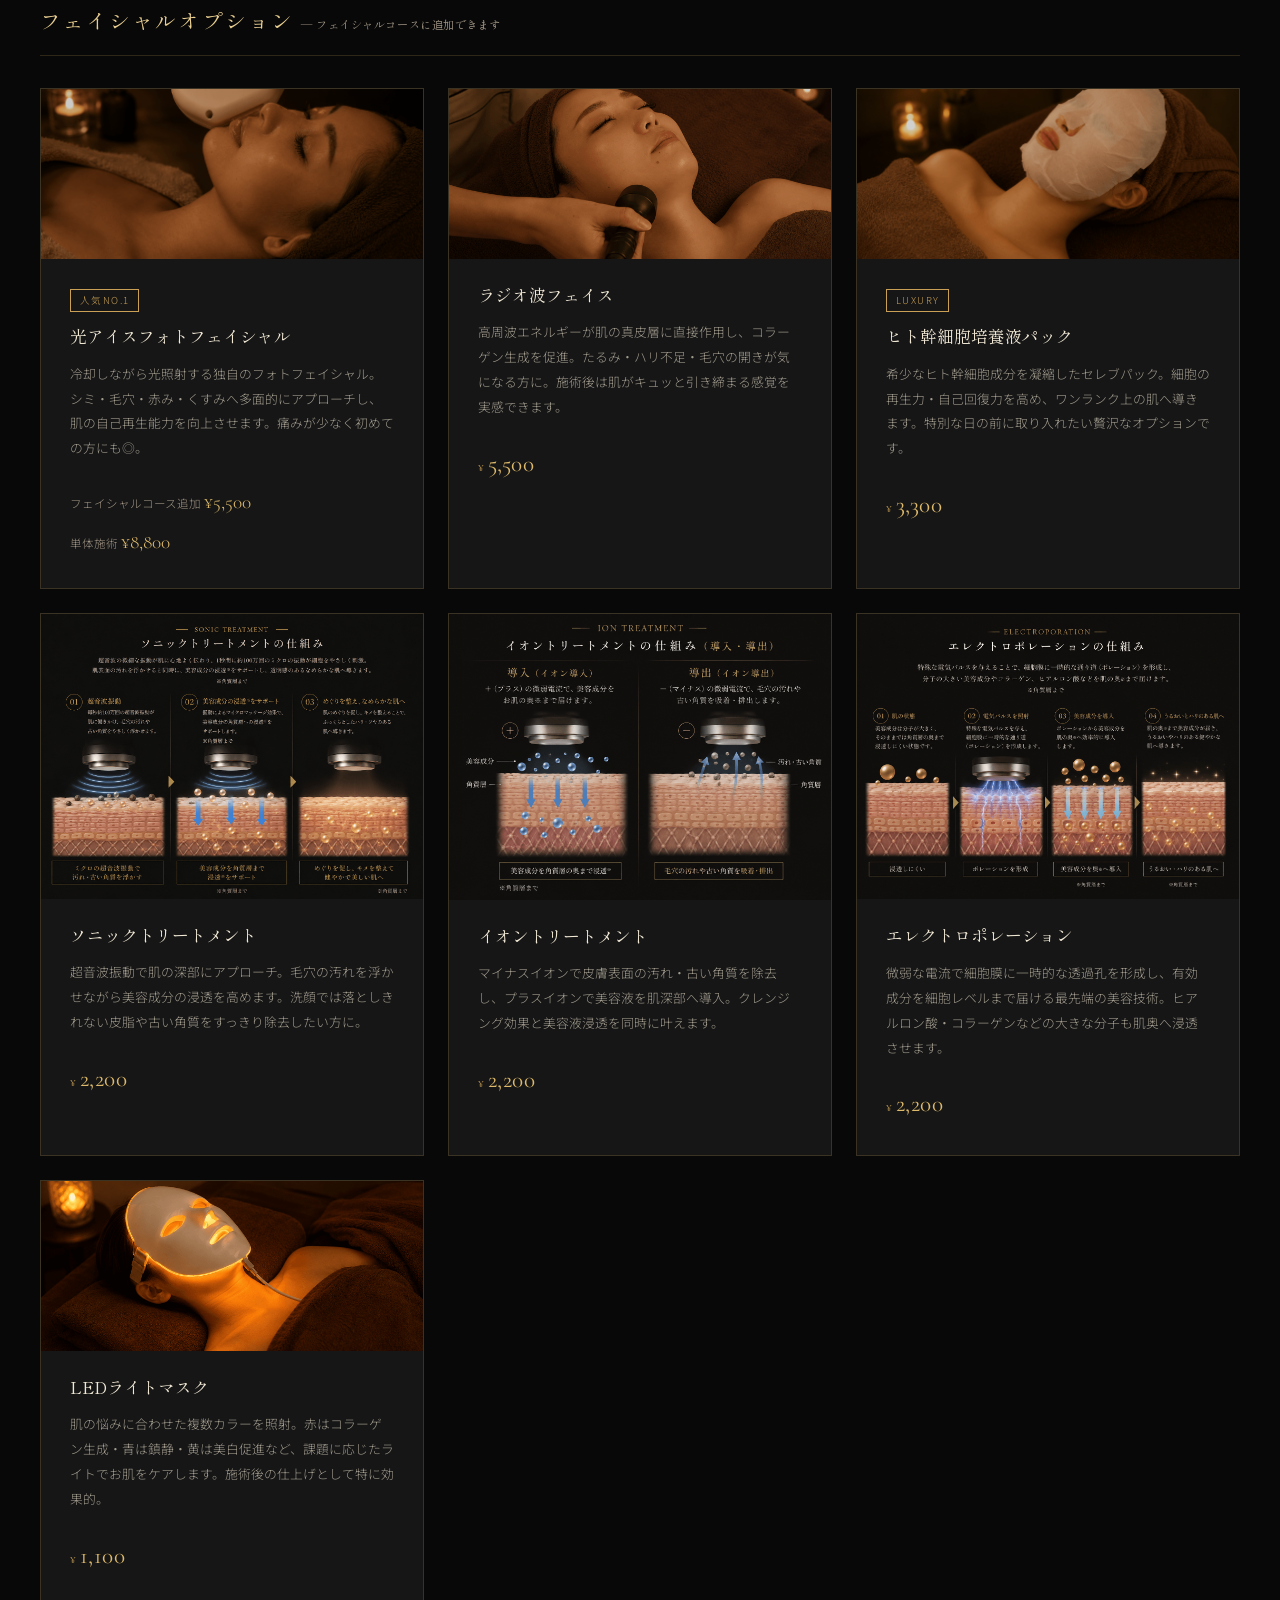
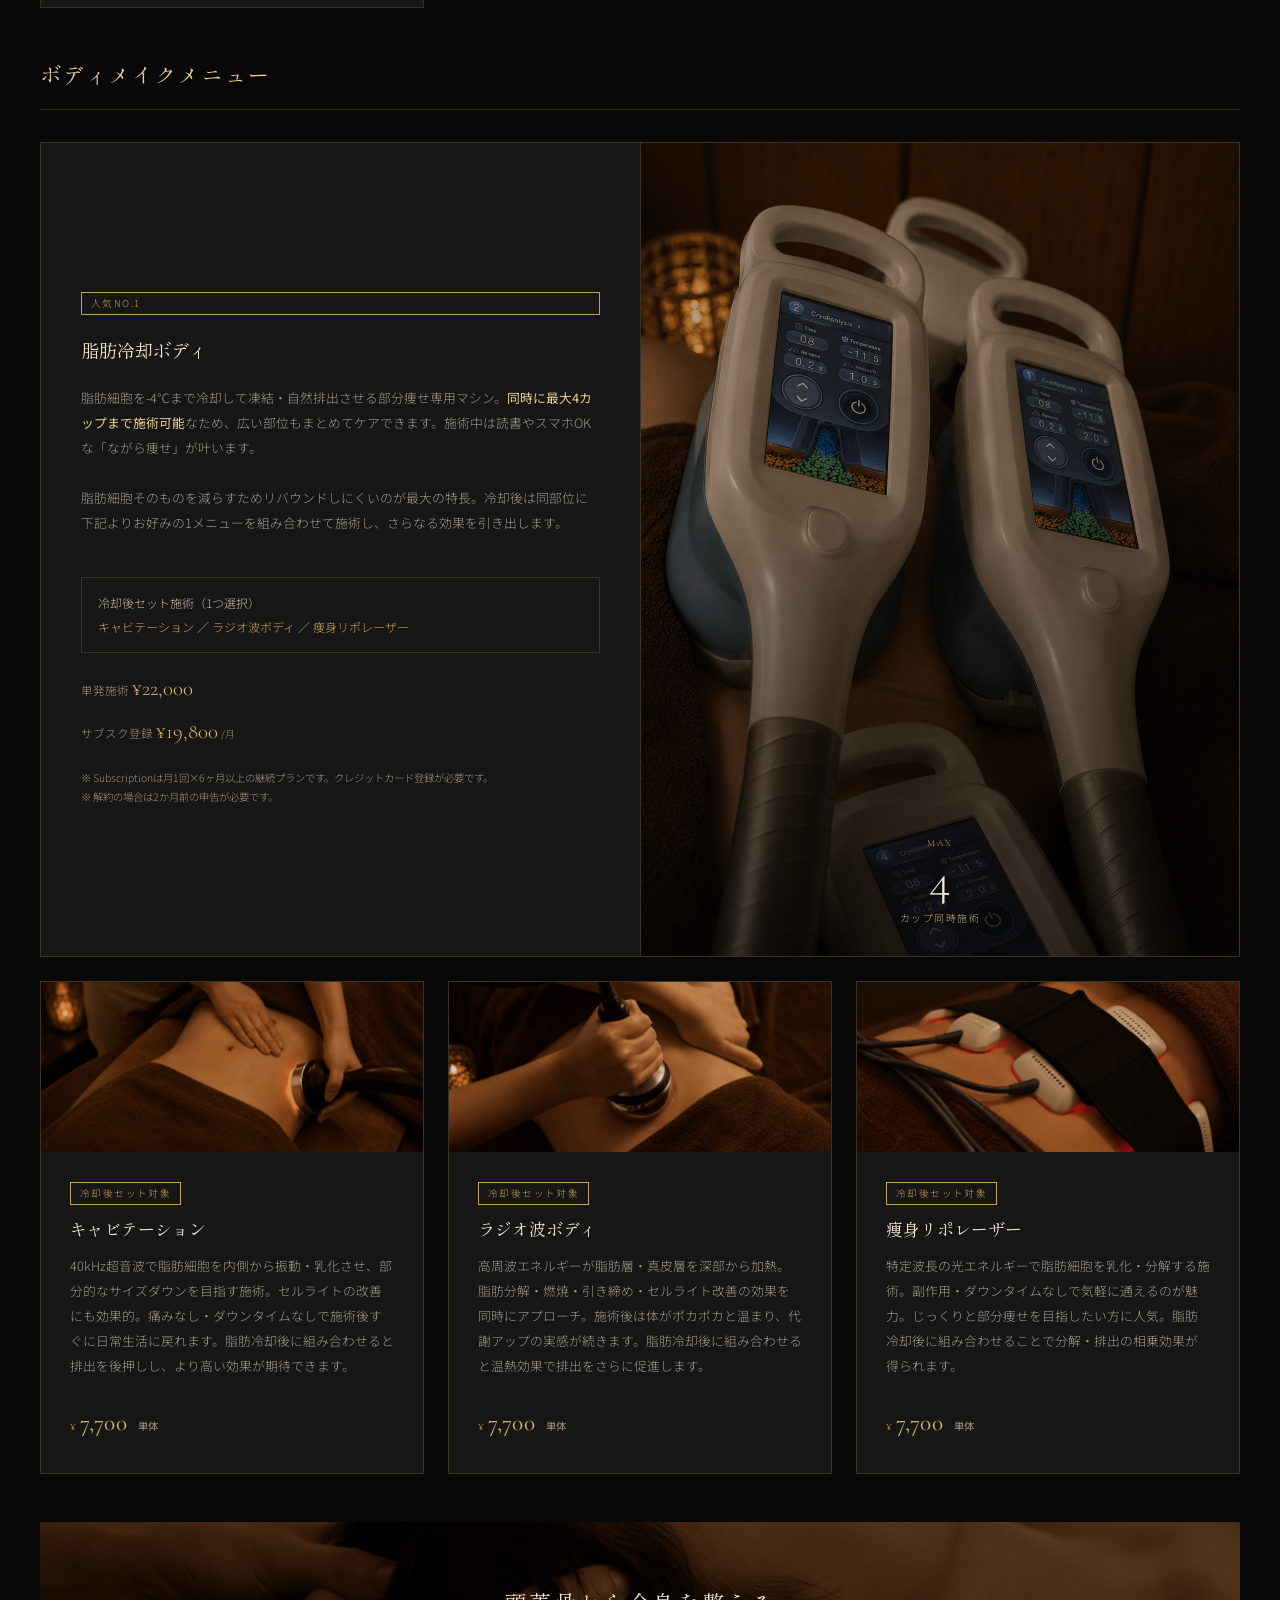
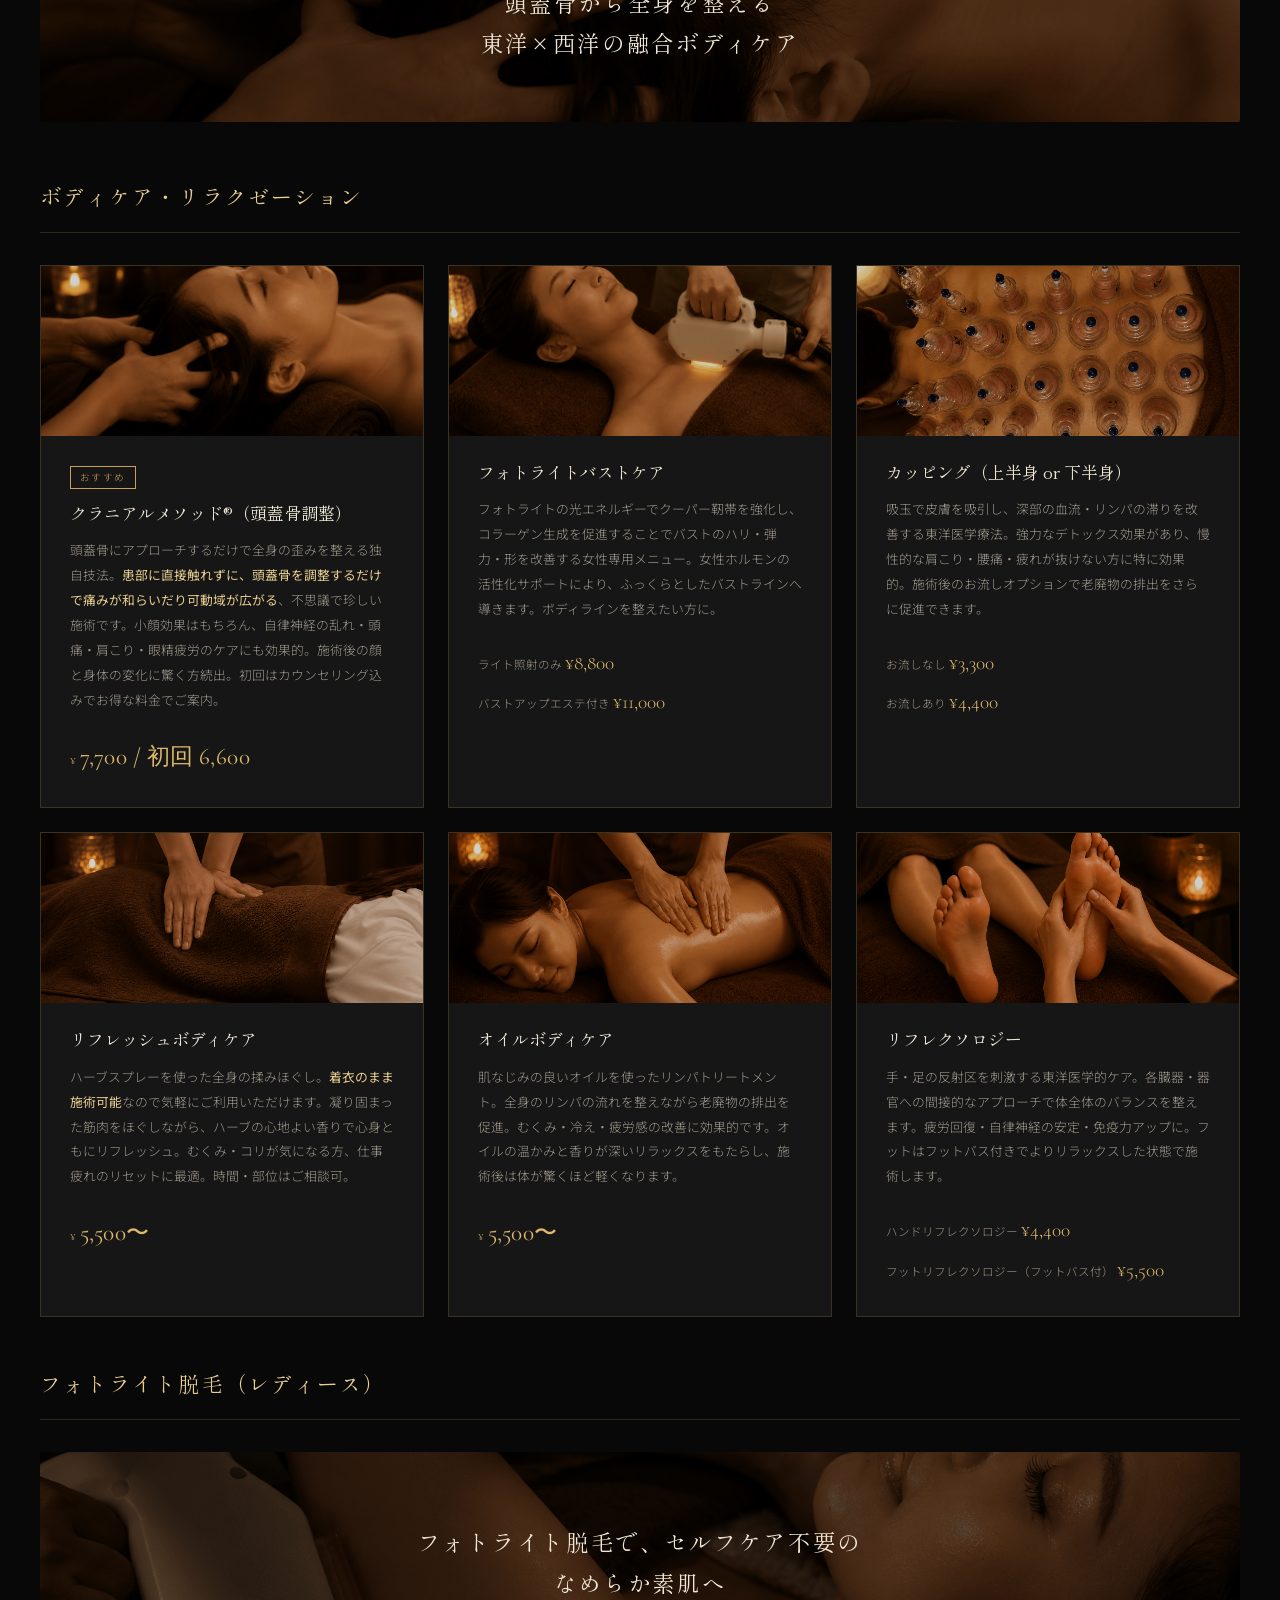
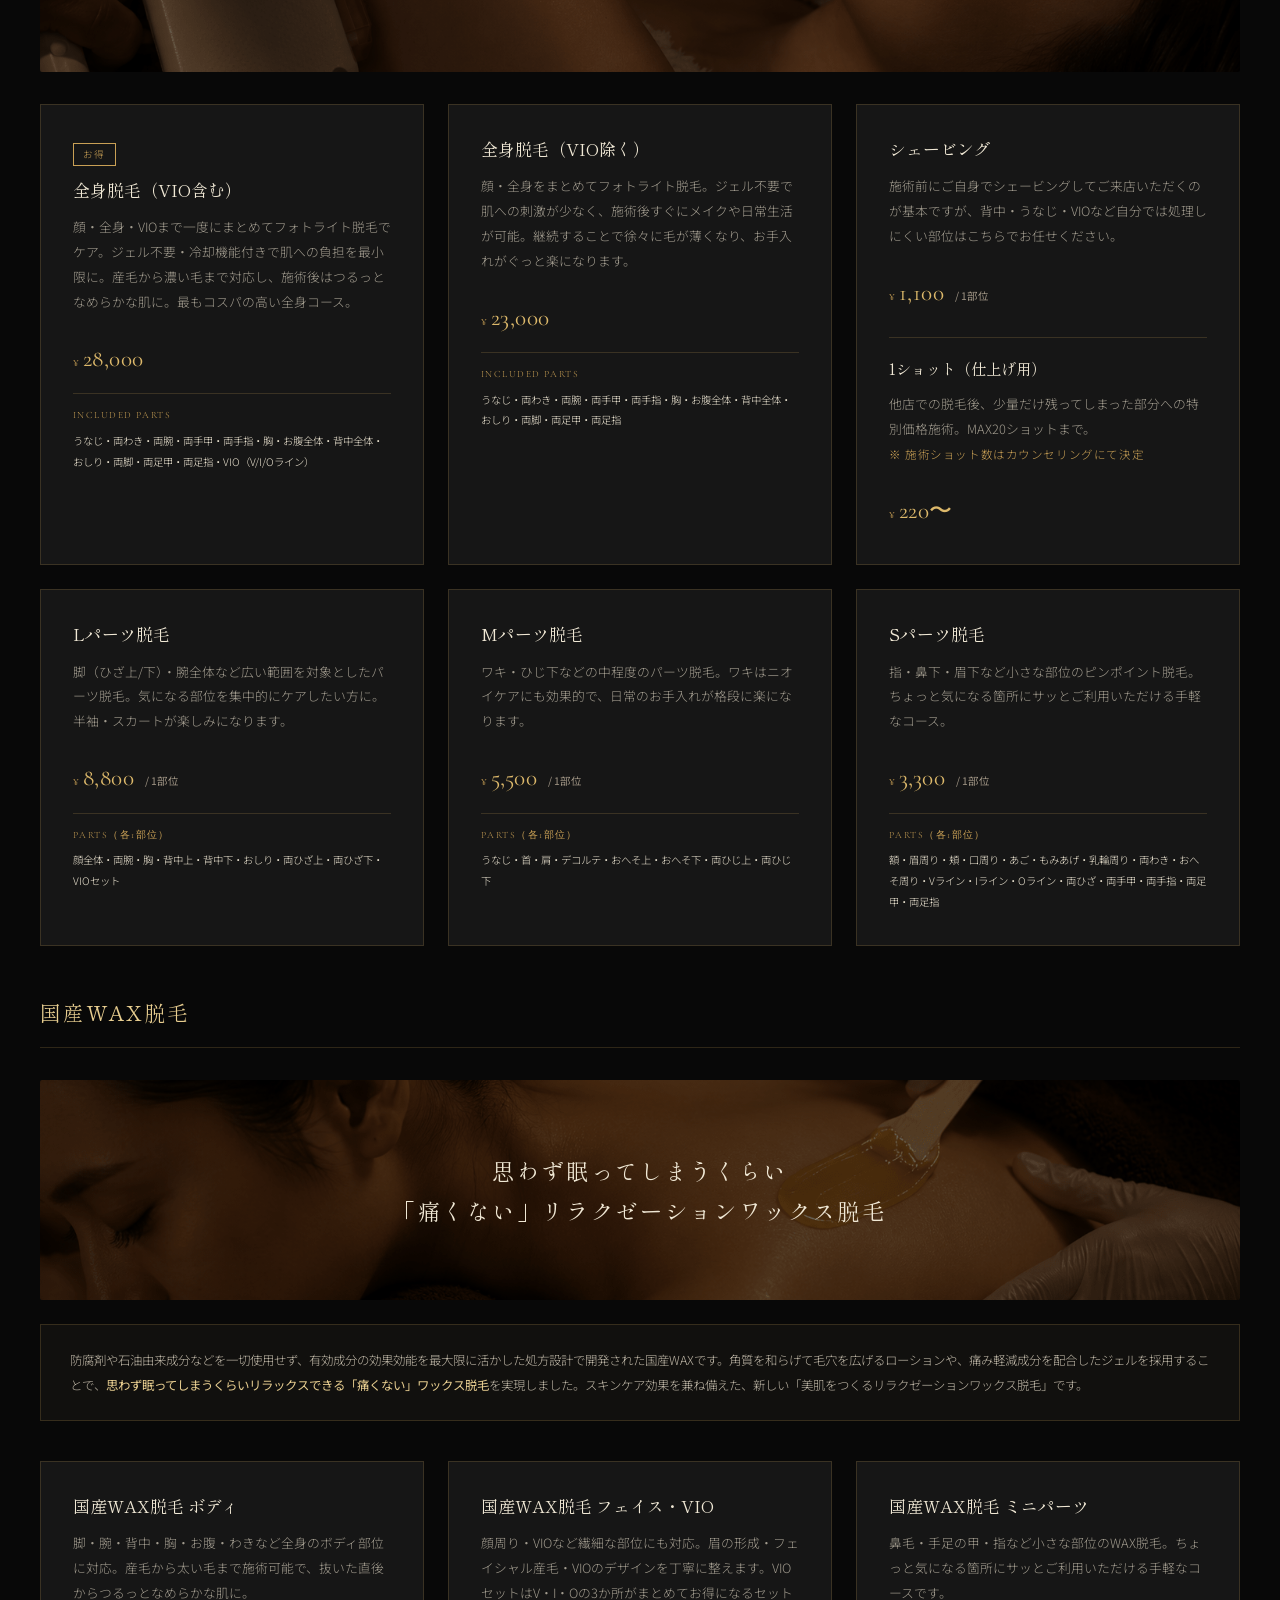
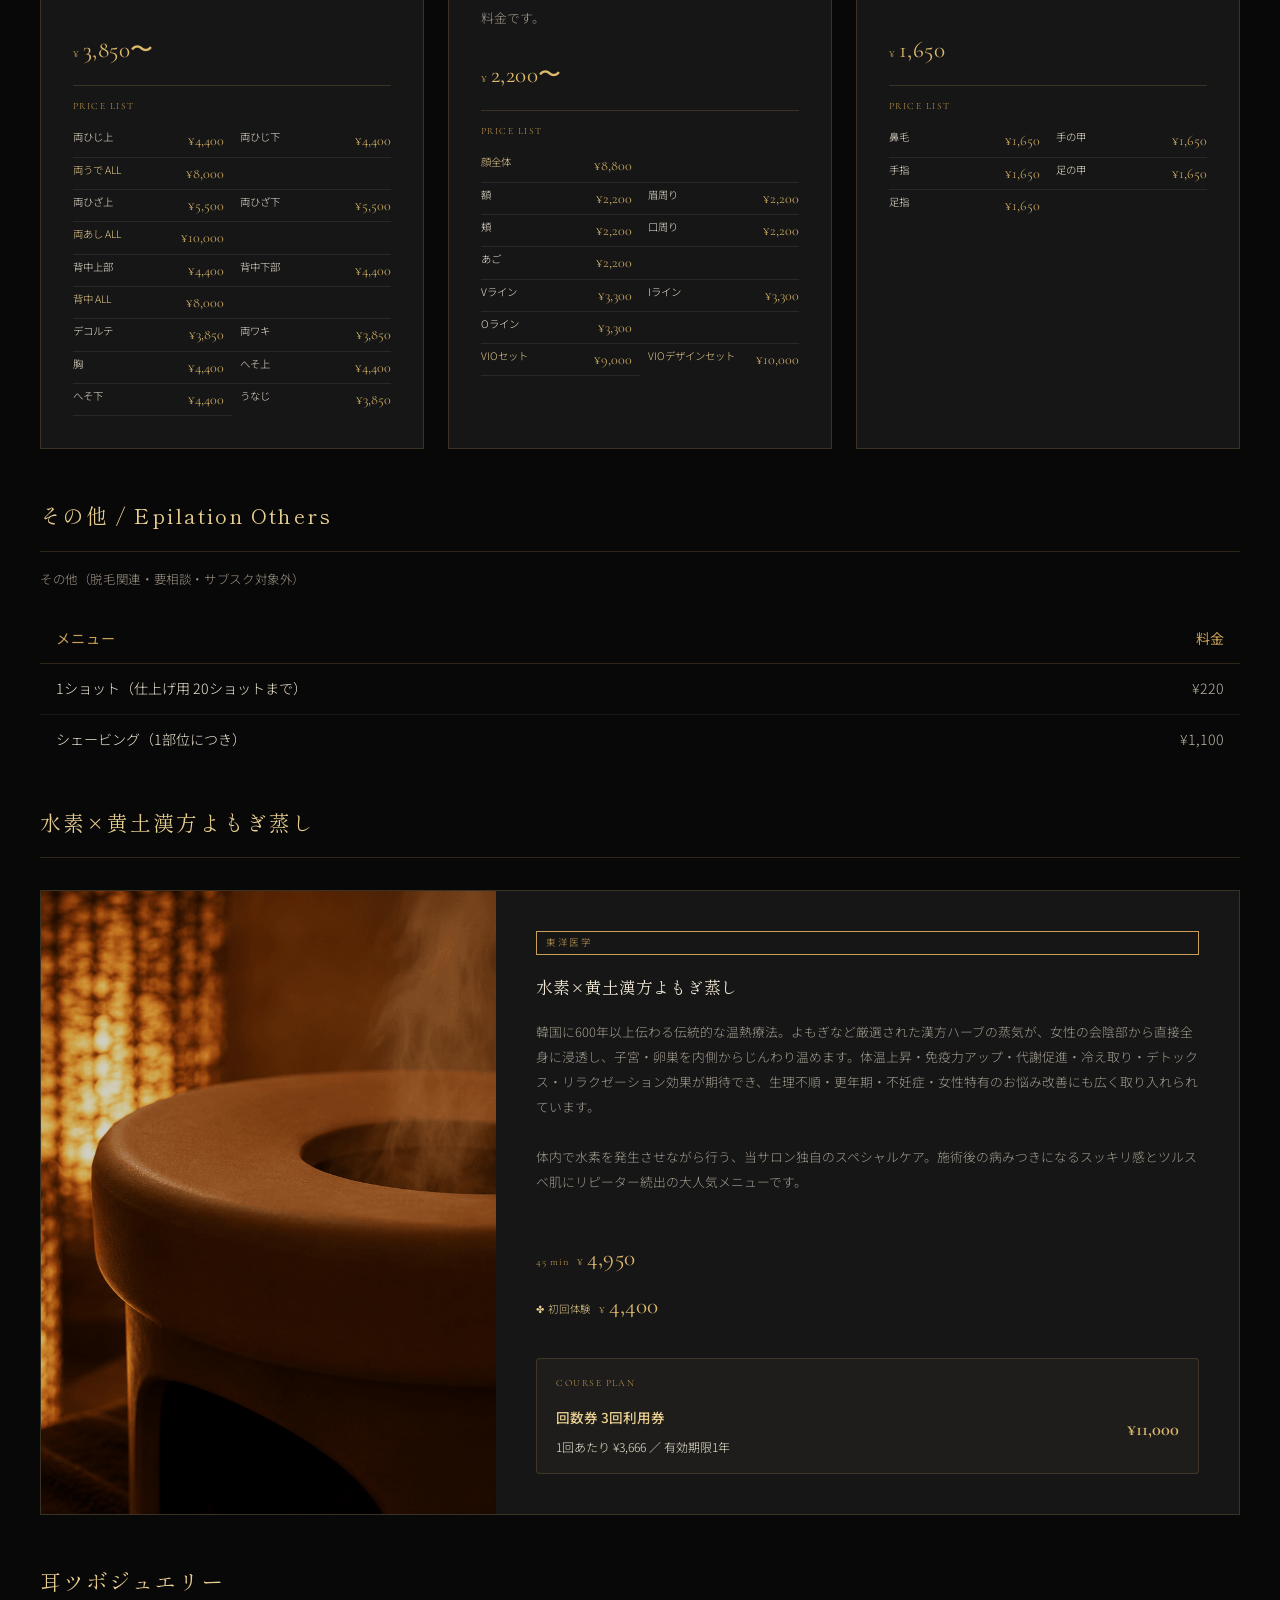
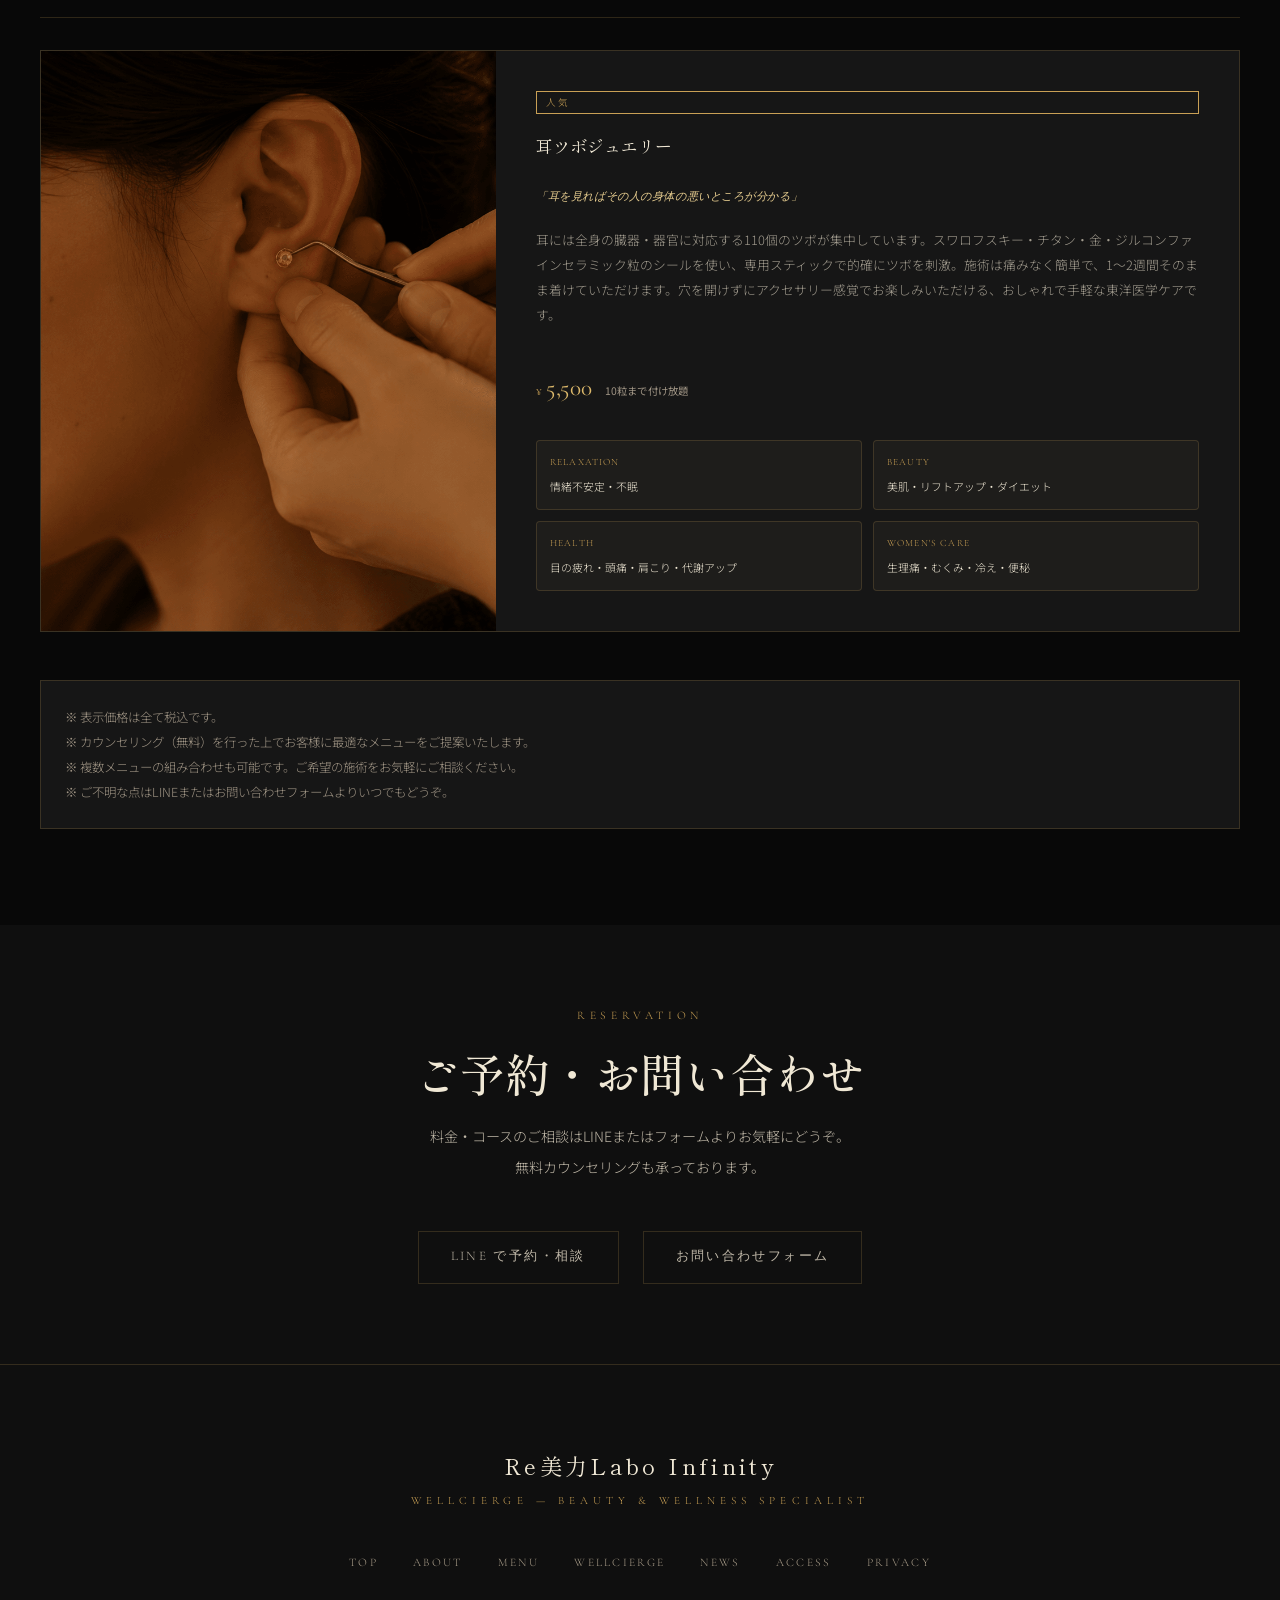
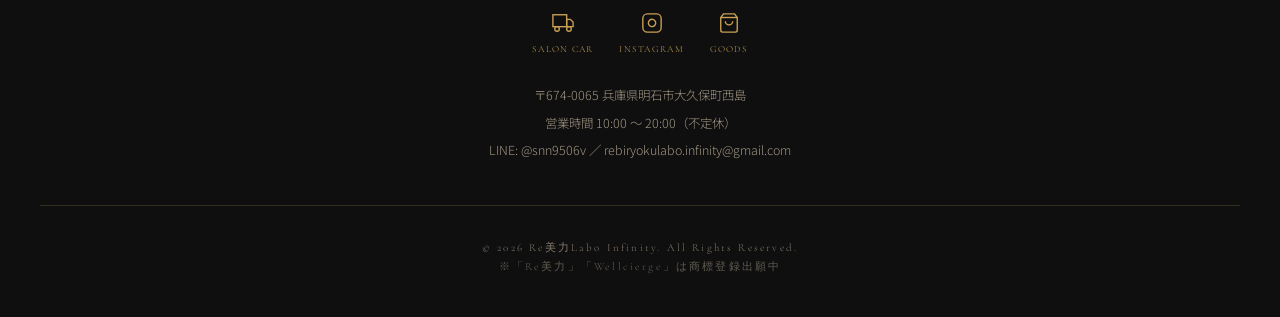
<file: menu.html>
<!DOCTYPE html>
<html lang="ja">
<head>
  <meta charset="UTF-8">
  <meta name="viewport" content="width=device-width, initial-scale=1.0">
  <title>Menu | Re美力Labo Infinity</title>
  <meta name="description" content="Re美力Labo Infinityのサロン・サロンカー・スクールのメニュー一覧。脂肪冷却・フェイシャル・よもぎ蒸し・各種講座など。">
  <link rel="icon" type="image/png" href="images/logo-black.png">
  <meta property="og:site_name" content="Re美力Labo Infinity">
  <meta property="og:title" content="Menu | Re美力Labo Infinity">
  <meta property="og:description" content="フェイシャルエステ・脂肪冷却・フォトライト脱毛・WAX脱毛・よもぎ蒸しなど充実のメニュー。移動サロンカーサービスも好評展開中。">
  <meta property="og:type" content="website">
  <meta property="og:url" content="https://rebiryokulabo-infinity-salon.netlify.app/menu.html">
  <link rel="canonical" href="https://rebiryokulabo-infinity-salon.netlify.app/menu.html">
  <meta property="og:image" content="https://rebiryokulabo-infinity-salon.netlify.app/images/top-menu-salon.png">
  <meta name="twitter:card" content="summary_large_image">
  <link rel="stylesheet" href="css/style.css">
  <style>
    /* サロンカー料金テーブル: 6回分現金一括列（暖色ゴールド）とSubscription列（セージグリーン）で色分け */
    .menu-panel[data-panel="saloncar"] table td:nth-child(3) {
      color: #D4B45A !important;
    }
    .menu-panel[data-panel="saloncar"] table td:nth-child(4) {
      color: #C4A87A !important;
    }
  </style>
  <!-- Google tag (gtag.js) -->
  <script async src="https://www.googletagmanager.com/gtag/js?id=G-0MXQR82VCM"></script>
  <script>
    window.dataLayer = window.dataLayer || [];
    function gtag(){dataLayer.push(arguments);}
    gtag('js', new Date());
    gtag('config', 'G-0MXQR82VCM');
  </script>
</head>
<body>

  <!-- ===== HEADER ===== -->
  <header class="site-header scrolled" id="site-header">
    <nav class="nav-inner">
      <a href="index.html" class="site-logo">
        <span class="logo-main">Re美力Labo Infinity</span>
        <span class="logo-sub">Beauty &amp; Wellness</span>
      </a>
      <ul class="nav-links">
        <li><a href="index.html">Top</a></li>
        <li><a href="about.html">About</a></li>
        <li class="nav-menu-dropdown" id="nav-menu-dropdown">
          <a href="menu.html#salon" class="nav-menu-btn" id="nav-menu-btn">Menu</a>
          <ul class="nav-menu-list" role="menu">
            <li><a href="menu.html#salon" role="menuitem">Salon</a></li>
            <li><a href="menu.html#saloncar" role="menuitem">Salon Car</a></li>
            <li><a href="menu.html#school" role="menuitem">School</a></li>
          </ul>
        </li>
        <li><a href="wellcierge.html">Wellcierge</a></li>
        <li><a href="news.html">News</a></li>
        <li><a href="access.html">Access</a></li>
      </ul>
      <div class="lang-dropdown" id="lang-dropdown">
        <button class="lang-dropdown-btn" id="lang-dropdown-btn" aria-haspopup="true" aria-expanded="false">
          <svg width="12" height="12" viewBox="0 0 24 24" fill="none" stroke="currentColor" stroke-width="1.5"><circle cx="12" cy="12" r="10"/><path d="M2 12h20M12 2a15.3 15.3 0 010 20M12 2a15.3 15.3 0 000 20"/></svg>
          Language
        </button>
        <ul class="lang-dropdown-menu" role="menu">
          <li><button class="lang-option active" data-lang="ja" role="menuitem">日本語</button></li>
          <li><button class="lang-option" data-lang="en" role="menuitem">English</button></li>
          <li><button class="lang-option" data-lang="fr" role="menuitem">Français</button></li>
          <li><button class="lang-option" data-lang="zh-CN" role="menuitem">中文（简体）</button></li>
          <li><button class="lang-option" data-lang="zh-TW" role="menuitem">中文（繁體）</button></li>
          <li><button class="lang-option" data-lang="ko" role="menuitem">한국어</button></li>
        </ul>
      </div>
      <button class="hamburger" aria-label="メニュー">
        <span></span><span></span><span></span>
      </button>
    </nav>
  </header>

  <nav class="mobile-nav">
    <a href="index.html">Top</a>
    <a href="about.html">About</a>
    <a href="menu.html">Menu</a>
    <a href="wellcierge.html">Wellcierge</a>
    <a href="news.html">News</a>
    <a href="access.html">Access</a>
  </nav>

  <!-- ===== PAGE HERO ===== -->
  <div class="page-hero" id="salon">
    <img class="page-hero-image" src="images/banner-3.png" alt="Menu" fetchpriority="high">
    <div class="page-hero-content">
      <span class="page-hero-tag">Services</span>
      <h1 class="page-hero-title gold-text">Menu</h1>
      <p class="page-hero-title-jp">メニュー一覧</p>
    </div>
  </div>

  <!-- ===== TABS + MENU ===== -->
  <section>
    <div class="section-inner">

      <div class="menu-tabs">
        <button class="menu-tab active" data-tab="salon">Salon</button>
        <button class="menu-tab" data-tab="saloncar">Salon Car</button>
        <button class="menu-tab" data-tab="school">School</button>
      </div>

      <!-- ===== SALON MENU ===== -->
      <div class="menu-panel active" data-panel="salon" id="salonpanel">

        <!-- Panel Hero -->
        <div class="menu-panel-hero">
          <img src="images/top-menu-salon.png" alt="サロンメニュー">
          <div class="menu-panel-hero-content">
            <p class="menu-panel-hero-en">Private Salon Treatment</p>
            <h2 class="menu-panel-hero-title">Salon Menu</h2>
            <p class="menu-panel-hero-subtitle">完全プライベート空間で受けるこだわりの美容ケア</p>
          </div>
        </div>

        <!-- フェイシャル -->
        <div class="menu-section-title">フェイシャルメニュー</div>
        <div class="menu-mid-banner" style="height:220px; margin-bottom:2rem;">
          <img src="images/facial-esthe.png" alt="フェイシャルエステ">
          <div class="menu-mid-banner-text">
            <p>お肌の奥から美しさを引き出す<br>本格フェイシャルケア</p>
          </div>
        </div>
        <div class="menu-grid">
          <div class="menu-item">
            <span class="menu-item-tag">おすすめ</span>
            <div class="menu-item-name">美肌コース</div>
            <div class="menu-item-desc">医薬部外品コスメを使用した基本のトータルフェイシャル。クレンジング・角質ケア・保湿導入・パックまでフルコース約60分。毎日のスキンケアでは届かない深部へアプローチし、肌本来の美しさを底上げします。</div>
            <div class="menu-item-price">¥ <span>7,700</span></div>
          </div>
          <div class="menu-item">
            <div class="menu-item-name">美白コース</div>
            <div class="menu-item-desc"><span style="display:inline-block; font-size:0.7rem; color:var(--gold); letter-spacing:0.1em; margin-bottom:0.4rem;">✦ LEDライトマスク付き</span><br>美肌ケアにプラスして、シミ・ソバカス・くすみへ集中アプローチ。美白有効成分をたっぷり浸透させ、透明感あふれる明るい肌へ導きます。紫外線ダメージが気になる方に特におすすめ。</div>
            <div class="menu-item-price">¥ <span>8,800</span></div>
          </div>
          <div class="menu-item">
            <span class="menu-item-tag">Premium</span>
            <div class="menu-item-name">美艶コース</div>
            <div class="menu-item-desc"><span style="display:inline-block; font-size:0.7rem; color:var(--gold); letter-spacing:0.1em; margin-bottom:0.4rem;">✦ LEDマスク・ソニックトリートメント付き</span><br>最高峰の「ヒト幹細胞培養液」を贅沢に使用したリバースエイジングコース。細胞レベルから肌の再生力を高め、ツヤ・弾力・ハリの明確な改善を実感いただけます。加齢によるたるみ・小じわが気になる方へ。</div>
            <div class="menu-item-price">¥ <span>11,000</span></div>
          </div>
        </div>

        <!-- フェイシャルオプション -->
        <div class="menu-section-title">フェイシャルオプション <span style="font-size:0.7rem; font-weight:300; color:var(--text-muted); letter-spacing:0.05em;">— フェイシャルコースに追加できます</span></div>
        <div class="menu-grid">

          <!-- 1位：光アイスフォトフェイシャル（画像付き・価格2段表示） -->
          <div class="menu-item" style="padding:0; overflow:hidden;">
            <img src="images/photo-facial.png" alt="光アイスフォトフェイシャル" style="width:100%; height:170px; object-fit:cover; display:block; filter:brightness(0.8);">
            <div style="padding:1.5rem 1.8rem 1.8rem;">
              <span class="menu-item-tag">人気No.1</span>
              <div class="menu-item-name">光アイスフォトフェイシャル</div>
              <div class="menu-item-desc">冷却しながら光照射する独自のフォトフェイシャル。シミ・毛穴・赤み・くすみへ多面的にアプローチし、肌の自己再生能力を向上させます。痛みが少なく初めての方にも◎。</div>
              <div style="display:flex; flex-direction:column; gap:0.3rem; margin-top:0.5rem;">
                <div style="font-size:0.72rem; color:var(--text-muted); font-family:var(--font-jp-sans);">フェイシャルコース追加 <span style="font-family:var(--font-en-serif); font-size:1.2rem; color:var(--gold-light);">¥5,500</span></div>
                <div style="font-size:0.72rem; color:var(--text-muted); font-family:var(--font-jp-sans);">単体施術 <span style="font-family:var(--font-en-serif); font-size:1.2rem; color:var(--gold-light);">¥8,800</span></div>
              </div>
            </div>
          </div>

          <!-- 2位：ラジオ波フェイス -->
          <div class="menu-item" style="padding:0; overflow:hidden;">
            <img src="images/radio-wave-facial.png" alt="ラジオ波フェイス" style="width:100%; height:170px; object-fit:cover; display:block; filter:brightness(0.82);">
            <div style="padding:1.5rem 1.8rem 1.8rem;">
              <div class="menu-item-name">ラジオ波フェイス</div>
              <div class="menu-item-desc">高周波エネルギーが肌の真皮層に直接作用し、コラーゲン生成を促進。たるみ・ハリ不足・毛穴の開きが気になる方に。施術後は肌がキュッと引き締まる感覚を実感できます。</div>
              <div class="menu-item-price">¥ <span>5,500</span></div>
            </div>
          </div>

          <!-- 3位：ヒト幹細胞培養液パック（画像付き） -->
          <div class="menu-item" style="padding:0; overflow:hidden;">
            <img src="images/sheet-mask.png" alt="ヒト幹細胞培養液パック" style="width:100%; height:170px; object-fit:cover; display:block; filter:brightness(0.82);">
            <div style="padding:1.5rem 1.8rem 1.8rem;">
              <span class="menu-item-tag">Luxury</span>
              <div class="menu-item-name">ヒト幹細胞培養液パック</div>
              <div class="menu-item-desc">希少なヒト幹細胞成分を凝縮したセレブパック。細胞の再生力・自己回復力を高め、ワンランク上の肌へ導きます。特別な日の前に取り入れたい贅沢なオプションです。</div>
              <div class="menu-item-price">¥ <span>3,300</span></div>
            </div>
          </div>

          <!-- 4位：ソニック -->
          <div class="menu-item" style="padding:0; overflow:hidden;">
            <img src="images/sonic-treatment.png" alt="ソニックトリートメント" style="width:100%; height:auto; display:block;">
            <div style="padding:1.5rem 1.8rem 1.8rem;">
              <div class="menu-item-name">ソニックトリートメント</div>
              <div class="menu-item-desc">超音波振動で肌の深部にアプローチ。毛穴の汚れを浮かせながら美容成分の浸透を高めます。洗顔では落としきれない皮脂や古い角質をすっきり除去したい方に。</div>
              <div class="menu-item-price">¥ <span>2,200</span></div>
            </div>
          </div>

          <!-- 5位：イオン -->
          <div class="menu-item" style="padding:0; overflow:hidden;">
            <img src="images/ion-treatment.png" alt="イオントリートメント" style="width:100%; height:auto; display:block;">
            <div style="padding:1.5rem 1.8rem 1.8rem;">
              <div class="menu-item-name">イオントリートメント</div>
              <div class="menu-item-desc">マイナスイオンで皮膚表面の汚れ・古い角質を除去し、プラスイオンで美容液を肌深部へ導入。クレンジング効果と美容液浸透を同時に叶えます。</div>
              <div class="menu-item-price">¥ <span>2,200</span></div>
            </div>
          </div>

          <!-- 6位：エレクトロポレーション -->
          <div class="menu-item" style="padding:0; overflow:hidden;">
            <img src="images/electroporation.png" alt="エレクトロポレーション" style="width:100%; height:auto; display:block;">
            <div style="padding:1.5rem 1.8rem 1.8rem;">
              <div class="menu-item-name">エレクトロポレーション</div>
              <div class="menu-item-desc">微弱な電流で細胞膜に一時的な透過孔を形成し、有効成分を細胞レベルまで届ける最先端の美容技術。ヒアルロン酸・コラーゲンなどの大きな分子も肌奥へ浸透させます。</div>
              <div class="menu-item-price">¥ <span>2,200</span></div>
            </div>
          </div>

          <!-- 7位：LED -->
          <div class="menu-item" style="padding:0; overflow:hidden;">
            <img src="images/led-light-mask.png" alt="LEDライトマスク" style="width:100%; height:170px; object-fit:cover; display:block;">
            <div style="padding:1.5rem 1.8rem 1.8rem;">
              <div class="menu-item-name">LEDライトマスク</div>
              <div class="menu-item-desc">肌の悩みに合わせた複数カラーを照射。赤はコラーゲン生成・青は鎮静・黄は美白促進など、課題に応じたライトでお肌をケアします。施術後の仕上げとして特に効果的。</div>
              <div class="menu-item-price">¥ <span>1,100</span></div>
            </div>
          </div>

        </div>

        <!-- ボディメイク -->
        <div class="menu-section-title">ボディメイクメニュー</div>
        <div class="menu-grid">

          <!-- 脂肪冷却ボディ（メイン・フル幅） -->
          <div class="menu-item" style="grid-column: 1 / -1; display:grid; grid-template-columns: 1fr 1fr; gap:0; padding:0; overflow:hidden;">
            <div style="padding:2rem 2.5rem; display:flex; flex-direction:column; justify-content:center; gap:0.6rem;">
              <span class="menu-item-tag">人気No.1</span>
              <div class="menu-item-name" style="font-size:1.15rem;">脂肪冷却ボディ</div>
              <div class="menu-item-desc">脂肪細胞を-4℃まで冷却して凍結・自然排出させる部分痩せ専用マシン。<strong style="color:var(--gold-pale); font-weight:400;">同時に最大4カップまで施術可能</strong>なため、広い部位もまとめてケアできます。施術中は読書やスマホOKな「ながら痩せ」が叶います。<br><br>
              脂肪細胞そのものを減らすためリバウンドしにくいのが最大の特長。冷却後は同部位に下記よりお好みの1メニューを組み合わせて施術し、さらなる効果を引き出します。
              </div>
              <div style="margin-top:0.5rem; padding:0.8rem 1rem; border:1px solid var(--border-gold); font-size:0.75rem; color:var(--text-secondary); font-family:var(--font-jp-sans); line-height:2; font-weight:300;">
                冷却後セット施術（1つ選択）<br>
                <span style="color:var(--gold);">キャビテーション</span> ／ <span style="color:var(--gold);">ラジオ波ボディ</span> ／ <span style="color:var(--gold);">痩身リポレーザー</span>
              </div>
              <div style="display:flex; flex-direction:column; gap:0.3rem; margin-top:0.5rem;">
                <div style="font-size:0.72rem; color:var(--text-muted); font-family:var(--font-jp-sans);">単発施術 <span style="font-family:var(--font-en-serif); font-size:1.3rem; color:var(--gold-light);">¥22,000</span></div>
                <div style="font-size:0.72rem; color:var(--text-muted); font-family:var(--font-jp-sans);">サブスク登録 <span style="font-family:var(--font-en-serif); font-size:1.3rem; color:var(--gold-light);">¥19,800</span> <span style="font-size:0.62rem;">/月</span></div>
              </div>
              <p style="font-size:0.65rem; color:var(--text-muted); font-family:var(--font-jp-sans); line-height:1.8; margin-top:0.6rem; font-weight:300;">※ Subscriptionは月1回×6ヶ月以上の継続プランです。クレジットカード登録が必要です。<br>※ 解約の場合は2か月前の申告が必要です。</p>
            </div>
            <div style="position:relative; overflow:hidden; border-left:1px solid var(--border-gold); min-height:300px;">
              <img src="images/fat-freezing-body.png" alt="脂肪冷却マシン" style="width:100%; height:100%; object-fit:cover; display:block; filter:brightness(0.75);">
              <div style="position:absolute; inset:0; display:flex; flex-direction:column; justify-content:flex-end; padding:1.8rem; background:linear-gradient(to top, rgba(0,0,0,0.65) 0%, transparent 60%);">
                <div style="text-align:center;">
                  <div style="font-size:0.58rem; letter-spacing:0.25em; color:var(--gold); font-family:var(--font-en-serif); margin-bottom:0.3rem;">MAX</div>
                  <div style="font-size:3rem; font-family:var(--font-en-serif); font-weight:300; color:var(--cream); line-height:1;">4</div>
                  <div style="font-size:0.62rem; letter-spacing:0.15em; color:rgba(212,192,148,0.9); font-family:var(--font-jp-sans); font-weight:300; margin-top:0.3rem;">カップ同時施術</div>
                </div>
              </div>
            </div>
          </div>

          <!-- キャビテーション -->
          <div class="menu-item" style="padding:0; overflow:hidden;">
            <img src="images/cavitation.png" alt="キャビテーション" style="width:100%; height:170px; object-fit:cover; display:block; filter:brightness(0.82);">
            <div style="padding:1.5rem 1.8rem 1.8rem;">
              <span class="menu-item-tag">冷却後セット対象</span>
              <div class="menu-item-name">キャビテーション</div>
              <div class="menu-item-desc">40kHz超音波で脂肪細胞を内側から振動・乳化させ、部分的なサイズダウンを目指す施術。セルライトの改善にも効果的。痛みなし・ダウンタイムなしで施術後すぐに日常生活に戻れます。脂肪冷却後に組み合わせると排出を後押しし、より高い効果が期待できます。</div>
              <div class="menu-item-price">¥ <span>7,700</span><span style="font-size:0.65rem; color:var(--text-muted); margin-left:0.4rem; font-family:var(--font-jp-sans);">単体</span></div>
            </div>
          </div>

          <!-- ラジオ波ボディ -->
          <div class="menu-item" style="padding:0; overflow:hidden;">
            <img src="images/radio-wave-body.png" alt="ラジオ波ボディ" style="width:100%; height:170px; object-fit:cover; display:block; filter:brightness(0.82);">
            <div style="padding:1.5rem 1.8rem 1.8rem;">
              <span class="menu-item-tag">冷却後セット対象</span>
              <div class="menu-item-name">ラジオ波ボディ</div>
              <div class="menu-item-desc">高周波エネルギーが脂肪層・真皮層を深部から加熱。脂肪分解・燃焼・引き締め・セルライト改善の効果を同時にアプローチ。施術後は体がポカポカと温まり、代謝アップの実感が続きます。脂肪冷却後に組み合わせると温熱効果で排出をさらに促進します。</div>
              <div class="menu-item-price">¥ <span>7,700</span><span style="font-size:0.65rem; color:var(--text-muted); margin-left:0.4rem; font-family:var(--font-jp-sans);">単体</span></div>
            </div>
          </div>

          <!-- 痩身リポレーザー -->
          <div class="menu-item" style="padding:0; overflow:hidden;">
            <img src="images/slimming-lipo-laser.png" alt="痩身リポレーザー" style="width:100%; height:170px; object-fit:cover; display:block; filter:brightness(0.82);">
            <div style="padding:1.5rem 1.8rem 1.8rem;">
              <span class="menu-item-tag">冷却後セット対象</span>
              <div class="menu-item-name">痩身リポレーザー</div>
              <div class="menu-item-desc">特定波長の光エネルギーで脂肪細胞を乳化・分解する施術。副作用・ダウンタイムなしで気軽に通えるのが魅力。じっくりと部分痩せを目指したい方に人気。脂肪冷却後に組み合わせることで分解・排出の相乗効果が得られます。</div>
              <div class="menu-item-price">¥ <span>7,700</span><span style="font-size:0.65rem; color:var(--text-muted); margin-left:0.4rem; font-family:var(--font-jp-sans);">単体</span></div>
            </div>
          </div>

        </div>

        <!-- ボディケアセクション 画像バナー -->
        <div class="menu-mid-banner">
          <img src="images/cranial-method.png" alt="クラニアルメソッド 頭蓋骨調整">
          <div class="menu-mid-banner-text">
            <p>頭蓋骨から全身を整える<br>東洋×西洋の融合ボディケア</p>
          </div>
        </div>

        <!-- ボディケア -->
        <div class="menu-section-title">ボディケア・リラクゼーション</div>
        <div class="menu-grid">
          <div class="menu-item" style="padding:0; overflow:hidden;">
            <img src="images/cranial-method.png" alt="クラニアルメソッド 頭蓋骨調整" style="width:100%; height:170px; object-fit:cover; display:block; filter:brightness(0.82);">
            <div style="padding:1.5rem 1.8rem 1.8rem;">
              <span class="menu-item-tag">おすすめ</span>
              <div class="menu-item-name">クラニアルメソッド®（頭蓋骨調整）</div>
              <div class="menu-item-desc">頭蓋骨にアプローチするだけで全身の歪みを整える独自技法。<strong style="color:var(--gold-pale); font-weight:400;">患部に直接触れずに、頭蓋骨を調整するだけで痛みが和らいだり可動域が広がる</strong>、不思議で珍しい施術です。小顔効果はもちろん、自律神経の乱れ・頭痛・肩こり・眼精疲労のケアにも効果的。施術後の顔と身体の変化に驚く方続出。初回はカウンセリング込みでお得な料金でご案内。</div>
              <div class="menu-item-price">¥ <span>7,700 / 初回 6,600</span></div>
            </div>
          </div>
          <div class="menu-item" style="padding:0; overflow:hidden;">
            <img src="images/photo-light-bust-care.png" alt="フォトライトバストケア" style="width:100%; height:170px; object-fit:cover; display:block; filter:brightness(0.82);">
            <div style="padding:1.5rem 1.8rem 1.8rem;">
              <div class="menu-item-name">フォトライトバストケア</div>
              <div class="menu-item-desc">フォトライトの光エネルギーでクーパー靭帯を強化し、コラーゲン生成を促進することでバストのハリ・弾力・形を改善する女性専用メニュー。女性ホルモンの活性化サポートにより、ふっくらとしたバストラインへ導きます。ボディラインを整えたい方に。</div>
              <div style="display:flex; flex-direction:column; gap:0.3rem; margin-top:0.5rem;">
                <div style="font-size:0.72rem; color:var(--text-muted); font-family:var(--font-jp-sans);">ライト照射のみ <span style="font-family:var(--font-en-serif); font-size:1.2rem; color:var(--gold-light);">¥8,800</span></div>
                <div style="font-size:0.72rem; color:var(--text-muted); font-family:var(--font-jp-sans);">バストアップエステ付き <span style="font-family:var(--font-en-serif); font-size:1.2rem; color:var(--gold-light);">¥11,000</span></div>
              </div>
            </div>
          </div>
          <div class="menu-item" style="padding:0; overflow:hidden;">
            <img src="images/cupping.png" alt="カッピング" style="width:100%; height:170px; object-fit:cover; display:block; filter:brightness(0.82);">
            <div style="padding:1.5rem 1.8rem 1.8rem;">
              <div class="menu-item-name">カッピング（上半身 or 下半身）</div>
              <div class="menu-item-desc">吸玉で皮膚を吸引し、深部の血流・リンパの滞りを改善する東洋医学療法。強力なデトックス効果があり、慢性的な肩こり・腰痛・疲れが抜けない方に特に効果的。施術後のお流しオプションで老廃物の排出をさらに促進できます。</div>
              <div style="display:flex; flex-direction:column; gap:0.3rem; margin-top:0.5rem;">
                <div style="font-size:0.72rem; color:var(--text-muted); font-family:var(--font-jp-sans);">お流しなし <span style="font-family:var(--font-en-serif); font-size:1.2rem; color:var(--gold-light);">¥3,300</span></div>
                <div style="font-size:0.72rem; color:var(--text-muted); font-family:var(--font-jp-sans);">お流しあり <span style="font-family:var(--font-en-serif); font-size:1.2rem; color:var(--gold-light);">¥4,400</span></div>
              </div>
            </div>
          </div>
          <div class="menu-item" style="padding:0; overflow:hidden;">
            <img src="images/refresh-body-care.png" alt="リフレッシュボディケア" style="width:100%; height:170px; object-fit:cover; display:block; filter:brightness(0.82);">
            <div style="padding:1.5rem 1.8rem 1.8rem;">
              <div class="menu-item-name">リフレッシュボディケア</div>
              <div class="menu-item-desc">ハーブスプレーを使った全身の揉みほぐし。<strong style="color:var(--gold-pale); font-weight:400;">着衣のまま施術可能</strong>なので気軽にご利用いただけます。凝り固まった筋肉をほぐしながら、ハーブの心地よい香りで心身ともにリフレッシュ。むくみ・コリが気になる方、仕事疲れのリセットに最適。時間・部位はご相談可。</div>
              <div class="menu-item-price">¥ <span>5,500〜</span></div>
            </div>
          </div>
          <div class="menu-item" style="padding:0; overflow:hidden;">
            <img src="images/oil-body-care.png" alt="オイルボディケア" style="width:100%; height:170px; object-fit:cover; display:block; filter:brightness(0.82);">
            <div style="padding:1.5rem 1.8rem 1.8rem;">
              <div class="menu-item-name">オイルボディケア</div>
              <div class="menu-item-desc">肌なじみの良いオイルを使ったリンパトリートメント。全身のリンパの流れを整えながら老廃物の排出を促進。むくみ・冷え・疲労感の改善に効果的です。オイルの温かみと香りが深いリラックスをもたらし、施術後は体が驚くほど軽くなります。</div>
              <div class="menu-item-price">¥ <span>5,500〜</span></div>
            </div>
          </div>
          <div class="menu-item" style="padding:0; overflow:hidden;">
            <img src="images/reflexology.png" alt="リフレクソロジー" style="width:100%; height:170px; object-fit:cover; display:block; filter:brightness(0.82);">
            <div style="padding:1.5rem 1.8rem 1.8rem;">
              <div class="menu-item-name">リフレクソロジー</div>
              <div class="menu-item-desc">手・足の反射区を刺激する東洋医学的ケア。各臓器・器官への間接的なアプローチで体全体のバランスを整えます。疲労回復・自律神経の安定・免疫力アップに。フットはフットバス付きでよりリラックスした状態で施術します。</div>
              <div style="display:flex; flex-direction:column; gap:0.3rem; margin-top:0.5rem;">
                <div style="font-size:0.72rem; color:var(--text-muted); font-family:var(--font-jp-sans);">ハンドリフレクソロジー <span style="font-family:var(--font-en-serif); font-size:1.2rem; color:var(--gold-light);">¥4,400</span></div>
                <div style="font-size:0.72rem; color:var(--text-muted); font-family:var(--font-jp-sans);">フットリフレクソロジー（フットバス付） <span style="font-family:var(--font-en-serif); font-size:1.2rem; color:var(--gold-light);">¥5,500</span></div>
              </div>
            </div>
          </div>
        </div>

        <!-- 脱毛 -->
        <div class="menu-section-title">フォトライト脱毛（レディース）</div>
        <div class="menu-mid-banner" style="height:220px; margin-bottom:2rem;">
          <img src="images/machine-hair-removal.png" alt="フォトライト脱毛">
          <div class="menu-mid-banner-text">
            <p>フォトライト脱毛で、セルフケア不要の<br>なめらか素肌へ</p>
          </div>
        </div>
        <div class="menu-grid">
          <div class="menu-item">
            <span class="menu-item-tag">お得</span>
            <div class="menu-item-name">全身脱毛（VIO含む）</div>
            <div class="menu-item-desc">顔・全身・VIOまで一度にまとめてフォトライト脱毛でケア。ジェル不要・冷却機能付きで肌への負担を最小限に。産毛から濃い毛まで対応し、施術後はつるっとなめらかな肌に。最もコスパの高い全身コース。</div>
            <div class="menu-item-price">¥ <span>28,000</span></div>
            <div style="margin-top:0.8rem; padding-top:0.8rem; border-top:1px solid var(--border-gold);">
              <p style="font-size:0.6rem; color:var(--gold); letter-spacing:0.15em; margin-bottom:0.4rem; font-family:var(--font-en-serif);">INCLUDED PARTS</p>
              <p style="font-size:0.65rem; color:var(--cream); line-height:2; font-family:var(--font-jp-sans); font-weight:300;">うなじ・両わき・両腕・両手甲・両手指・胸・お腹全体・背中全体・おしり・両脚・両足甲・両足指・VIO（V/I/Oライン）</p>
            </div>
          </div>
          <div class="menu-item">
            <div class="menu-item-name">全身脱毛（VIO除く）</div>
            <div class="menu-item-desc">顔・全身をまとめてフォトライト脱毛。ジェル不要で肌への刺激が少なく、施術後すぐにメイクや日常生活が可能。継続することで徐々に毛が薄くなり、お手入れがぐっと楽になります。</div>
            <div class="menu-item-price">¥ <span>23,000</span></div>
            <div style="margin-top:0.8rem; padding-top:0.8rem; border-top:1px solid var(--border-gold);">
              <p style="font-size:0.6rem; color:var(--gold); letter-spacing:0.15em; margin-bottom:0.4rem; font-family:var(--font-en-serif);">INCLUDED PARTS</p>
              <p style="font-size:0.65rem; color:var(--cream); line-height:2; font-family:var(--font-jp-sans); font-weight:300;">うなじ・両わき・両腕・両手甲・両手指・胸・お腹全体・背中全体・おしり・両脚・両足甲・両足指</p>
            </div>
          </div>
          <div class="menu-item">
            <div class="menu-item-name">シェービング</div>
            <div class="menu-item-desc">施術前にご自身でシェービングしてご来店いただくのが基本ですが、背中・うなじ・VIOなど自分では処理しにくい部位はこちらでお任せください。</div>
            <div class="menu-item-price">¥ <span>1,100</span><span style="font-size:0.65rem; color:var(--text-muted); margin-left:0.4rem; font-family:var(--font-jp-sans);">/ 1部位</span></div>
            <div style="margin-top:1.4rem; padding-top:1.2rem; border-top:1px solid var(--border-gold);">
              <div class="menu-item-name" style="font-size:0.95rem;">1ショット（仕上げ用）</div>
              <div class="menu-item-desc" style="margin-top:0.5rem;">他店での脱毛後、少量だけ残ってしまった部分への特別価格施術。MAX20ショットまで。<br><span style="font-size:0.72rem; color:var(--gold); letter-spacing:0.05em;">※ 施術ショット数はカウンセリングにて決定</span></div>
              <div class="menu-item-price">¥ <span>220〜</span></div>
            </div>
          </div>
          <div class="menu-item">
            <div class="menu-item-name">Lパーツ脱毛</div>
            <div class="menu-item-desc">脚（ひざ上/下）・腕全体など広い範囲を対象としたパーツ脱毛。気になる部位を集中的にケアしたい方に。半袖・スカートが楽しみになります。</div>
            <div class="menu-item-price">¥ <span>8,800</span><span style="font-size:0.65rem; color:var(--text-muted); margin-left:0.4rem; font-family:var(--font-jp-sans);">/ 1部位</span></div>
            <div style="margin-top:0.8rem; padding-top:0.8rem; border-top:1px solid var(--border-gold);">
              <p style="font-size:0.6rem; color:var(--gold); letter-spacing:0.15em; margin-bottom:0.4rem; font-family:var(--font-en-serif);">PARTS（各1部位）</p>
              <p style="font-size:0.65rem; color:var(--cream); line-height:2; font-family:var(--font-jp-sans); font-weight:300;">顔全体・両腕・胸・背中上・背中下・おしり・両ひざ上・両ひざ下・VIOセット</p>
            </div>
          </div>
          <div class="menu-item">
            <div class="menu-item-name">Mパーツ脱毛</div>
            <div class="menu-item-desc">ワキ・ひじ下などの中程度のパーツ脱毛。ワキはニオイケアにも効果的で、日常のお手入れが格段に楽になります。</div>
            <div class="menu-item-price">¥ <span>5,500</span><span style="font-size:0.65rem; color:var(--text-muted); margin-left:0.4rem; font-family:var(--font-jp-sans);">/ 1部位</span></div>
            <div style="margin-top:0.8rem; padding-top:0.8rem; border-top:1px solid var(--border-gold);">
              <p style="font-size:0.6rem; color:var(--gold); letter-spacing:0.15em; margin-bottom:0.4rem; font-family:var(--font-en-serif);">PARTS（各1部位）</p>
              <p style="font-size:0.65rem; color:var(--cream); line-height:2; font-family:var(--font-jp-sans); font-weight:300;">うなじ・首・肩・デコルテ・おへそ上・おへそ下・両ひじ上・両ひじ下</p>
            </div>
          </div>
          <div class="menu-item">
            <div class="menu-item-name">Sパーツ脱毛</div>
            <div class="menu-item-desc">指・鼻下・眉下など小さな部位のピンポイント脱毛。ちょっと気になる箇所にサッとご利用いただける手軽なコース。</div>
            <div class="menu-item-price">¥ <span>3,300</span><span style="font-size:0.65rem; color:var(--text-muted); margin-left:0.4rem; font-family:var(--font-jp-sans);">/ 1部位</span></div>
            <div style="margin-top:0.8rem; padding-top:0.8rem; border-top:1px solid var(--border-gold);">
              <p style="font-size:0.6rem; color:var(--gold); letter-spacing:0.15em; margin-bottom:0.4rem; font-family:var(--font-en-serif);">PARTS（各1部位）</p>
              <p style="font-size:0.65rem; color:var(--cream); line-height:2; font-family:var(--font-jp-sans); font-weight:300;">額・眉周り・頬・口周り・あご・もみあげ・乳輪周り・両わき・おへそ周り・Vライン・Iライン・Oライン・両ひざ・両手甲・両手指・両足甲・両足指</p>
            </div>
          </div>
        </div>

        <!-- WAX -->
        <div class="menu-section-title">国産WAX脱毛</div>
        <div class="menu-mid-banner" style="height:220px; margin-bottom:2rem;">
          <img src="images/wax-hair-removal.png" alt="国産WAX脱毛">
          <div class="menu-mid-banner-text">
            <p>思わず眠ってしまうくらい<br>「痛くない」リラクゼーションワックス脱毛</p>
          </div>
        </div>
        <div style="margin:-0.5rem 0 2.5rem; padding:1.4rem 1.8rem; border:1px solid var(--border-gold); background:rgba(212,192,148,0.04);">
          <p style="font-size:0.78rem; color:var(--text-secondary); line-height:2; font-family:var(--font-jp-sans); font-weight:300;">防腐剤や石油由来成分などを一切使用せず、有効成分の効果効能を最大限に活かした処方設計で開発された国産WAXです。角質を和らげて毛穴を広げるローションや、痛み軽減成分を配合したジェルを採用することで、<strong style="color:var(--gold-pale); font-weight:400;">思わず眠ってしまうくらいリラックスできる「痛くない」ワックス脱毛</strong>を実現しました。スキンケア効果を兼ね備えた、新しい「美肌をつくるリラクゼーションワックス脱毛」です。</p>
        </div>
        <div class="menu-grid">

          <!-- ボディWAX -->
          <div class="menu-item">
            <div class="menu-item-name">国産WAX脱毛 ボディ</div>
            <div class="menu-item-desc">脚・腕・背中・胸・お腹・わきなど全身のボディ部位に対応。産毛から太い毛まで施術可能で、抜いた直後からつるっとなめらかな肌に。</div>
            <div class="menu-item-price">¥ <span>3,850〜</span></div>
            <div style="margin-top:0.8rem; padding-top:0.8rem; border-top:1px solid var(--border-gold);">
              <p style="font-size:0.6rem; color:var(--gold); letter-spacing:0.15em; margin-bottom:0.6rem; font-family:var(--font-en-serif);">PRICE LIST</p>
              <div style="display:grid; grid-template-columns:1fr 1fr; gap:0; font-size:0.65rem; font-family:var(--font-jp-sans);">
                <div style="display:flex; justify-content:space-between; padding:3px 8px 3px 0; border-bottom:1px solid rgba(212,192,148,0.1);"><span style="color:var(--cream);">両ひじ上</span><span style="color:var(--gold-light); font-family:var(--font-en-serif); font-size:0.88rem;">¥4,400</span></div>
                <div style="display:flex; justify-content:space-between; padding:3px 0 3px 8px; border-bottom:1px solid rgba(212,192,148,0.1);"><span style="color:var(--cream);">両ひじ下</span><span style="color:var(--gold-light); font-family:var(--font-en-serif); font-size:0.88rem;">¥4,400</span></div>
                <div style="display:flex; justify-content:space-between; padding:3px 8px 3px 0; border-bottom:1px solid rgba(212,192,148,0.1);"><span style="color:var(--gold-pale);">両うで ALL</span><span style="color:var(--gold-light); font-family:var(--font-en-serif); font-size:0.88rem;">¥8,000</span></div><div style="border-bottom:1px solid rgba(212,192,148,0.1);"></div>
                <div style="display:flex; justify-content:space-between; padding:3px 8px 3px 0; border-bottom:1px solid rgba(212,192,148,0.1);"><span style="color:var(--cream);">両ひざ上</span><span style="color:var(--gold-light); font-family:var(--font-en-serif); font-size:0.88rem;">¥5,500</span></div>
                <div style="display:flex; justify-content:space-between; padding:3px 0 3px 8px; border-bottom:1px solid rgba(212,192,148,0.1);"><span style="color:var(--cream);">両ひざ下</span><span style="color:var(--gold-light); font-family:var(--font-en-serif); font-size:0.88rem;">¥5,500</span></div>
                <div style="display:flex; justify-content:space-between; padding:3px 8px 3px 0; border-bottom:1px solid rgba(212,192,148,0.1);"><span style="color:var(--gold-pale);">両あし ALL</span><span style="color:var(--gold-light); font-family:var(--font-en-serif); font-size:0.88rem;">¥10,000</span></div><div style="border-bottom:1px solid rgba(212,192,148,0.1);"></div>
                <div style="display:flex; justify-content:space-between; padding:3px 8px 3px 0; border-bottom:1px solid rgba(212,192,148,0.1);"><span style="color:var(--cream);">背中上部</span><span style="color:var(--gold-light); font-family:var(--font-en-serif); font-size:0.88rem;">¥4,400</span></div>
                <div style="display:flex; justify-content:space-between; padding:3px 0 3px 8px; border-bottom:1px solid rgba(212,192,148,0.1);"><span style="color:var(--cream);">背中下部</span><span style="color:var(--gold-light); font-family:var(--font-en-serif); font-size:0.88rem;">¥4,400</span></div>
                <div style="display:flex; justify-content:space-between; padding:3px 8px 3px 0; border-bottom:1px solid rgba(212,192,148,0.1);"><span style="color:var(--gold-pale);">背中 ALL</span><span style="color:var(--gold-light); font-family:var(--font-en-serif); font-size:0.88rem;">¥8,000</span></div><div style="border-bottom:1px solid rgba(212,192,148,0.1);"></div>
                <div style="display:flex; justify-content:space-between; padding:3px 8px 3px 0; border-bottom:1px solid rgba(212,192,148,0.1);"><span style="color:var(--cream);">デコルテ</span><span style="color:var(--gold-light); font-family:var(--font-en-serif); font-size:0.88rem;">¥3,850</span></div>
                <div style="display:flex; justify-content:space-between; padding:3px 0 3px 8px; border-bottom:1px solid rgba(212,192,148,0.1);"><span style="color:var(--cream);">両ワキ</span><span style="color:var(--gold-light); font-family:var(--font-en-serif); font-size:0.88rem;">¥3,850</span></div>
                <div style="display:flex; justify-content:space-between; padding:3px 8px 3px 0; border-bottom:1px solid rgba(212,192,148,0.1);"><span style="color:var(--cream);">胸</span><span style="color:var(--gold-light); font-family:var(--font-en-serif); font-size:0.88rem;">¥4,400</span></div>
                <div style="display:flex; justify-content:space-between; padding:3px 0 3px 8px; border-bottom:1px solid rgba(212,192,148,0.1);"><span style="color:var(--cream);">へそ上</span><span style="color:var(--gold-light); font-family:var(--font-en-serif); font-size:0.88rem;">¥4,400</span></div>
                <div style="display:flex; justify-content:space-between; padding:3px 8px 3px 0; border-bottom:1px solid rgba(212,192,148,0.1);"><span style="color:var(--cream);">へそ下</span><span style="color:var(--gold-light); font-family:var(--font-en-serif); font-size:0.88rem;">¥4,400</span></div>
                <div style="display:flex; justify-content:space-between; padding:3px 0 3px 8px;"><span style="color:var(--cream);">うなじ</span><span style="color:var(--gold-light); font-family:var(--font-en-serif); font-size:0.88rem;">¥3,850</span></div>
              </div>
            </div>
          </div>

          <!-- フェイス・VIO WAX -->
          <div class="menu-item">
            <div class="menu-item-name">国産WAX脱毛 フェイス・VIO</div>
            <div class="menu-item-desc">顔周り・VIOなど繊細な部位にも対応。眉の形成・フェイシャル産毛・VIOのデザインを丁寧に整えます。VIOセットはV・I・Oの3か所がまとめてお得になるセット料金です。</div>
            <div class="menu-item-price">¥ <span>2,200〜</span></div>
            <div style="margin-top:0.8rem; padding-top:0.8rem; border-top:1px solid var(--border-gold);">
              <p style="font-size:0.6rem; color:var(--gold); letter-spacing:0.15em; margin-bottom:0.6rem; font-family:var(--font-en-serif);">PRICE LIST</p>
              <div style="display:grid; grid-template-columns:1fr 1fr; gap:0; font-size:0.65rem; font-family:var(--font-jp-sans);">
                <div style="display:flex; justify-content:space-between; padding:3px 8px 3px 0; border-bottom:1px solid rgba(212,192,148,0.1);"><span style="color:var(--gold-pale);">顔全体</span><span style="color:var(--gold-light); font-family:var(--font-en-serif); font-size:0.88rem;">¥8,800</span></div><div style="border-bottom:1px solid rgba(212,192,148,0.1);"></div>
                <div style="display:flex; justify-content:space-between; padding:3px 8px 3px 0; border-bottom:1px solid rgba(212,192,148,0.1);"><span style="color:var(--cream);">額</span><span style="color:var(--gold-light); font-family:var(--font-en-serif); font-size:0.88rem;">¥2,200</span></div>
                <div style="display:flex; justify-content:space-between; padding:3px 0 3px 8px; border-bottom:1px solid rgba(212,192,148,0.1);"><span style="color:var(--cream);">眉周り</span><span style="color:var(--gold-light); font-family:var(--font-en-serif); font-size:0.88rem;">¥2,200</span></div>
                <div style="display:flex; justify-content:space-between; padding:3px 8px 3px 0; border-bottom:1px solid rgba(212,192,148,0.1);"><span style="color:var(--cream);">頬</span><span style="color:var(--gold-light); font-family:var(--font-en-serif); font-size:0.88rem;">¥2,200</span></div>
                <div style="display:flex; justify-content:space-between; padding:3px 0 3px 8px; border-bottom:1px solid rgba(212,192,148,0.1);"><span style="color:var(--cream);">口周り</span><span style="color:var(--gold-light); font-family:var(--font-en-serif); font-size:0.88rem;">¥2,200</span></div>
                <div style="display:flex; justify-content:space-between; padding:3px 8px 3px 0; border-bottom:1px solid rgba(212,192,148,0.1);"><span style="color:var(--cream);">あご</span><span style="color:var(--gold-light); font-family:var(--font-en-serif); font-size:0.88rem;">¥2,200</span></div><div style="border-bottom:1px solid rgba(212,192,148,0.1);"></div>
                <div style="display:flex; justify-content:space-between; padding:3px 8px 3px 0; border-bottom:1px solid rgba(212,192,148,0.1);"><span style="color:var(--cream);">Vライン</span><span style="color:var(--gold-light); font-family:var(--font-en-serif); font-size:0.88rem;">¥3,300</span></div>
                <div style="display:flex; justify-content:space-between; padding:3px 0 3px 8px; border-bottom:1px solid rgba(212,192,148,0.1);"><span style="color:var(--cream);">Iライン</span><span style="color:var(--gold-light); font-family:var(--font-en-serif); font-size:0.88rem;">¥3,300</span></div>
                <div style="display:flex; justify-content:space-between; padding:3px 8px 3px 0; border-bottom:1px solid rgba(212,192,148,0.1);"><span style="color:var(--cream);">Oライン</span><span style="color:var(--gold-light); font-family:var(--font-en-serif); font-size:0.88rem;">¥3,300</span></div><div style="border-bottom:1px solid rgba(212,192,148,0.1);"></div>
                <div style="display:flex; justify-content:space-between; padding:3px 8px 3px 0; border-bottom:1px solid rgba(212,192,148,0.1);"><span style="color:var(--gold-pale);">VIOセット</span><span style="color:var(--gold-light); font-family:var(--font-en-serif); font-size:0.88rem;">¥9,000</span></div>
                <div style="display:flex; justify-content:space-between; padding:3px 0 3px 8px;"><span style="color:var(--gold-pale);">VIOデザインセット</span><span style="color:var(--gold-light); font-family:var(--font-en-serif); font-size:0.88rem;">¥10,000</span></div>
              </div>
            </div>
          </div>

          <!-- ミニパーツWAX -->
          <div class="menu-item">
            <div class="menu-item-name">国産WAX脱毛 ミニパーツ</div>
            <div class="menu-item-desc">鼻毛・手足の甲・指など小さな部位のWAX脱毛。ちょっと気になる箇所にサッとご利用いただける手軽なコースです。</div>
            <div class="menu-item-price">¥ <span>1,650</span></div>
            <div style="margin-top:0.8rem; padding-top:0.8rem; border-top:1px solid var(--border-gold);">
              <p style="font-size:0.6rem; color:var(--gold); letter-spacing:0.15em; margin-bottom:0.6rem; font-family:var(--font-en-serif);">PRICE LIST</p>
              <div style="display:grid; grid-template-columns:1fr 1fr; gap:0; font-size:0.65rem; font-family:var(--font-jp-sans);">
                <div style="display:flex; justify-content:space-between; padding:3px 8px 3px 0; border-bottom:1px solid rgba(212,192,148,0.1);"><span style="color:var(--cream);">鼻毛</span><span style="color:var(--gold-light); font-family:var(--font-en-serif); font-size:0.88rem;">¥1,650</span></div>
                <div style="display:flex; justify-content:space-between; padding:3px 0 3px 8px; border-bottom:1px solid rgba(212,192,148,0.1);"><span style="color:var(--cream);">手の甲</span><span style="color:var(--gold-light); font-family:var(--font-en-serif); font-size:0.88rem;">¥1,650</span></div>
                <div style="display:flex; justify-content:space-between; padding:3px 8px 3px 0; border-bottom:1px solid rgba(212,192,148,0.1);"><span style="color:var(--cream);">手指</span><span style="color:var(--gold-light); font-family:var(--font-en-serif); font-size:0.88rem;">¥1,650</span></div>
                <div style="display:flex; justify-content:space-between; padding:3px 0 3px 8px; border-bottom:1px solid rgba(212,192,148,0.1);"><span style="color:var(--cream);">足の甲</span><span style="color:var(--gold-light); font-family:var(--font-en-serif); font-size:0.88rem;">¥1,650</span></div>
                <div style="display:flex; justify-content:space-between; padding:3px 8px 3px 0;"><span style="color:var(--cream);">足指</span><span style="color:var(--gold-light); font-family:var(--font-en-serif); font-size:0.88rem;">¥1,650</span></div>
              </div>
            </div>
          </div>

        </div>

        <!-- 脱毛その他 -->
        <div class="menu-section-title">その他 / Epilation Others</div>
        <p style="font-size:0.78rem; color:var(--text-muted,#888); margin:-1rem 0 1.5rem; letter-spacing:0.05em;">その他（脱毛関連・要相談・サブスク対象外）</p>
        <div style="overflow-x:auto; margin-bottom:2.5rem;">
          <table style="width:100%; border-collapse:collapse; font-size:0.88rem;">
            <thead>
              <tr style="border-bottom:1px solid var(--border-gold);">
                <th style="text-align:left; padding:12px 16px; color:var(--gold); font-weight:400; letter-spacing:0.08em;">メニュー</th>
                <th style="text-align:right; padding:12px 16px; color:var(--gold); font-weight:400;">料金</th>
              </tr>
            </thead>
            <tbody>
              <tr style="border-bottom:1px solid rgba(255,255,255,0.06);"><td style="padding:12px 16px; color:var(--cream);">1ショット（仕上げ用 20ショットまで）</td><td style="text-align:right; padding:12px 16px; color:var(--text-secondary);">¥220</td></tr>
              <tr><td style="padding:12px 16px; color:var(--cream);">シェービング（1部位につき）</td><td style="text-align:right; padding:12px 16px; color:var(--text-secondary);">¥1,100</td></tr>
            </tbody>
          </table>
        </div>

        <!-- よもぎ蒸し -->
        <div class="menu-section-title">水素×黄土漢方よもぎ蒸し</div>
        <div class="menu-feature-card">
          <img class="menu-feature-img" src="images/yomogi-steam.png" alt="よもぎ蒸し">
          <div class="menu-feature-body">
            <span class="menu-item-tag">東洋医学</span>
            <div class="menu-item-name">水素×黄土漢方よもぎ蒸し</div>
            <div class="menu-item-desc">韓国に600年以上伝わる伝統的な温熱療法。よもぎなど厳選された漢方ハーブの蒸気が、女性の会陰部から直接全身に浸透し、子宮・卵巣を内側からじんわり温めます。体温上昇・免疫力アップ・代謝促進・冷え取り・デトックス・リラクゼーション効果が期待でき、生理不順・更年期・不妊症・女性特有のお悩み改善にも広く取り入れられています。<br><br>
              体内で水素を発生させながら行う、当サロン独自のスペシャルケア。施術後の病みつきになるスッキリ感とツルスベ肌にリピーター続出の大人気メニューです。</div>
            <div style="margin-top:1.2rem; display:flex; flex-direction:column; gap:0.4rem;">
              <div style="display:flex; align-items:baseline; gap:0.5rem;">
                <span style="font-size:0.65rem; color:var(--gold); letter-spacing:0.1em; font-family:var(--font-en-serif);">45 min</span>
                <span class="menu-item-price" style="margin:0;">¥ <span>4,950</span></span>
              </div>
              <div style="display:flex; align-items:baseline; gap:0.5rem;">
                <span style="font-size:0.65rem; color:var(--gold-pale); letter-spacing:0.08em; font-family:var(--font-jp-sans);">✤ 初回体験</span>
                <span class="menu-item-price" style="margin:0;">¥ <span>4,400</span></span>
              </div>
            </div>
            <!-- 回数券プラン -->
            <div style="margin-top:1.4rem; padding:1rem 1.2rem; border:1px solid var(--border-gold); background:rgba(212,192,148,0.04); border-radius:4px;">
              <p style="font-size:0.6rem; color:var(--gold); letter-spacing:0.15em; margin-bottom:0.6rem; font-family:var(--font-en-serif);">COURSE PLAN</p>
              <div style="display:flex; justify-content:space-between; align-items:center;">
                <div>
                  <span style="font-size:0.85rem; color:var(--gold-pale); font-family:var(--font-jp-sans); font-weight:500;">回数券 3回利用券</span>
                  <span style="display:block; font-size:0.75rem; color:var(--cream); margin-top:0.3rem; font-family:var(--font-jp-sans);">1回あたり ¥3,666 ／ 有効期限1年</span>
                </div>
                <span style="font-size:1.15rem; color:var(--gold-light); font-family:var(--font-en-serif); font-weight:600;">¥11,000</span>
              </div>
            </div>
          </div>
        </div>

        <!-- 耳ツボ -->
        <div class="menu-section-title">耳ツボジュエリー</div>
        <div class="menu-feature-card">
          <img class="menu-feature-img" src="images/ear-jewelry.png" alt="耳ツボジュエリー">
          <div class="menu-feature-body">
            <span class="menu-item-tag">人気</span>
            <div class="menu-item-name">耳ツボジュエリー</div>
            <p style="font-size:0.7rem; color:var(--gold-pale); font-style:italic; margin:0.5rem 0 0.8rem; font-family:var(--font-en-serif); letter-spacing:0.05em;">「耳を見ればその人の身体の悪いところが分かる」</p>
            <div class="menu-item-desc">耳には全身の臓器・器官に対応する110個のツボが集中しています。スワロフスキー・チタン・金・ジルコンファインセラミック粒のシールを使い、専用スティックで的確にツボを刺激。施術は痛みなく簡単で、1〜2週間そのまま着けていただけます。穴を開けずにアクセサリー感覚でお楽しみいただける、おしゃれで手軽な東洋医学ケアです。</div>
            <div class="menu-item-price" style="margin-top:1rem;">¥ <span>5,500</span><span style="font-size:0.65rem; color:var(--text-muted); margin-left:0.5rem; font-family:var(--font-jp-sans);">10粒まで付け放題</span></div>
            <!-- 効果カテゴリ -->
            <div style="margin-top:1.4rem; display:grid; grid-template-columns:1fr 1fr; gap:0.7rem;">
              <div style="padding:0.8rem; border:1px solid var(--border-gold); background:rgba(212,192,148,0.04); border-radius:4px;">
                <p style="font-size:0.6rem; color:var(--gold); letter-spacing:0.12em; margin-bottom:0.4rem; font-family:var(--font-en-serif);">RELAXATION</p>
                <p style="font-size:0.68rem; color:var(--cream); line-height:1.7; font-family:var(--font-jp-sans); font-weight:300;">情緒不安定・不眠</p>
              </div>
              <div style="padding:0.8rem; border:1px solid var(--border-gold); background:rgba(212,192,148,0.04); border-radius:4px;">
                <p style="font-size:0.6rem; color:var(--gold); letter-spacing:0.12em; margin-bottom:0.4rem; font-family:var(--font-en-serif);">BEAUTY</p>
                <p style="font-size:0.68rem; color:var(--cream); line-height:1.7; font-family:var(--font-jp-sans); font-weight:300;">美肌・リフトアップ・ダイエット</p>
              </div>
              <div style="padding:0.8rem; border:1px solid var(--border-gold); background:rgba(212,192,148,0.04); border-radius:4px;">
                <p style="font-size:0.6rem; color:var(--gold); letter-spacing:0.12em; margin-bottom:0.4rem; font-family:var(--font-en-serif);">HEALTH</p>
                <p style="font-size:0.68rem; color:var(--cream); line-height:1.7; font-family:var(--font-jp-sans); font-weight:300;">目の疲れ・頭痛・肩こり・代謝アップ</p>
              </div>
              <div style="padding:0.8rem; border:1px solid var(--border-gold); background:rgba(212,192,148,0.04); border-radius:4px;">
                <p style="font-size:0.6rem; color:var(--gold); letter-spacing:0.12em; margin-bottom:0.4rem; font-family:var(--font-en-serif);">WOMEN'S CARE</p>
                <p style="font-size:0.68rem; color:var(--cream); line-height:1.7; font-family:var(--font-jp-sans); font-weight:300;">生理痛・むくみ・冷え・便秘</p>
              </div>
            </div>
          </div>
        </div>

        <p class="menu-note">
          ※ 表示価格は全て税込です。<br>
          ※ カウンセリング（無料）を行った上でお客様に最適なメニューをご提案いたします。<br>
          ※ 複数メニューの組み合わせも可能です。ご希望の施術をお気軽にご相談ください。<br>
          ※ ご不明な点はLINEまたはお問い合わせフォームよりいつでもどうぞ。
        </p>
      </div>

      <!-- ===== SALON CAR MENU ===== -->
      <div class="menu-panel" data-panel="saloncar" id="saloncar">

        <!-- Panel Hero -->
        <div class="menu-panel-hero">
          <img src="images/top-menu-saloncar.png" alt="移動サロンカーメニュー">
          <div class="menu-panel-hero-content">
            <p class="menu-panel-hero-en">Mobile Salon Service</p>
            <h2 class="menu-panel-hero-title">Salon Car Menu</h2>
            <p class="menu-panel-hero-subtitle">本格サロンカーがあなたのもとへ伺います</p>
          </div>
        </div>

        <div style="text-align:center; margin-bottom:1.5rem;">
          <span style="display:inline-block; background:var(--gold); color:#1A1A1A; font-size:0.62rem; font-weight:600; letter-spacing:0.18em; padding:0.3rem 1rem; font-family:var(--font-en-serif);">JAPAN'S FIRST</span>
          <p style="margin-top:0.8rem; font-size:0.82rem; color:var(--gold); letter-spacing:0.05em;">美容と健康施術を車内で提供する複合サロンカー — 全国初※の継続営業</p>
          <p style="font-size:0.7rem; color:var(--text-muted,#888); margin-top:0.3rem;">※当社調べ：同業態の継続営業事例は国内で確認できていません。</p>
        </div>

        <div style="text-align:center; margin-bottom:3rem;">
          <p class="section-subtitle" style="font-weight:300; line-height:2;">
            本格サロン設備を搭載した移動サロンカーが、ご自宅・職場・ご希望の場所へ直接伺います。<br>
            性別・年齢問わずプライベート空間で気軽にプロの施術をご体験ください。<br>
            <span style="font-size:0.8rem; color:var(--gold);">施術合計¥11,000以上で出動可能。明石大久保駅から片道20km以内は出張費無料。</span>
          </p>
        </div>

        <div class="menu-section-title">メンズ脱毛 / Epilation MEN</div>
        <div style="overflow-x:auto; margin-bottom:2.5rem;">
          <table style="width:100%; border-collapse:collapse; font-size:0.88rem;">
            <thead>
              <tr style="border-bottom:1px solid var(--border-gold);">
                <th style="text-align:left; padding:12px 16px; color:var(--gold); font-weight:400; letter-spacing:0.08em;">メニュー</th>
                <th style="text-align:right; padding:12px 16px; color:var(--gold); font-weight:400;">OneTime</th>
                <th style="text-align:right; padding:12px 16px; color:var(--gold); font-weight:400; white-space:nowrap;">6回分現金一括<br><span style="font-size:0.75em; font-weight:300; opacity:0.85;">10% OFF</span></th>
                <th style="text-align:right; padding:12px 16px; color:var(--gold); font-weight:400; white-space:nowrap;">Subscription<br><span style="font-size:0.75em; font-weight:300; opacity:0.85;">（1ヶ月あたり・5% OFF）</span></th>
              </tr>
            </thead>
            <tbody>
              <tr style="border-bottom:1px solid rgba(255,255,255,0.06);"><td style="padding:12px 16px; color:var(--cream);">全身（VIO含む）</td><td style="text-align:right; padding:12px 16px; color:var(--text-secondary);">¥44,000</td><td style="text-align:right; padding:12px 16px; color:var(--gold-pale);">¥237,600<br><span style="font-size:0.78em; opacity:0.75;">（¥39,600/回）</span></td><td style="text-align:right; padding:12px 16px; color:var(--gold-pale);">¥41,800</td></tr>
              <tr style="border-bottom:1px solid rgba(255,255,255,0.06);"><td style="padding:12px 16px; color:var(--cream);">全身（VIO除く）</td><td style="text-align:right; padding:12px 16px; color:var(--text-secondary);">¥33,000</td><td style="text-align:right; padding:12px 16px; color:var(--gold-pale);">¥178,200<br><span style="font-size:0.78em; opacity:0.75;">（¥29,700/回）</span></td><td style="text-align:right; padding:12px 16px; color:var(--gold-pale);">¥31,400</td></tr>
              <tr style="border-bottom:1px solid rgba(255,255,255,0.06);"><td style="padding:12px 16px; color:var(--cream);">ヒゲセット</td><td style="text-align:right; padding:12px 16px; color:var(--text-secondary);">¥19,800</td><td style="text-align:right; padding:12px 16px; color:var(--gold-pale);">¥106,920<br><span style="font-size:0.78em; opacity:0.75;">（¥17,820/回）</span></td><td style="text-align:right; padding:12px 16px; color:var(--gold-pale);">¥18,800</td></tr>
              <tr style="border-bottom:1px solid rgba(255,255,255,0.06);"><td style="padding:12px 16px; color:var(--cream);">Lパーツ</td><td style="text-align:right; padding:12px 16px; color:var(--text-secondary);">¥16,500</td><td style="text-align:right; padding:12px 16px; color:var(--gold-pale);">¥89,100<br><span style="font-size:0.78em; opacity:0.75;">（¥14,850/回）</span></td><td style="text-align:right; padding:12px 16px; color:var(--gold-pale);">¥15,700</td></tr>
              <tr style="border-bottom:1px solid rgba(255,255,255,0.06);"><td style="padding:12px 16px; color:var(--cream);">Mパーツ</td><td style="text-align:right; padding:12px 16px; color:var(--text-secondary);">¥11,000</td><td style="text-align:right; padding:12px 16px; color:var(--gold-pale);">¥59,400<br><span style="font-size:0.78em; opacity:0.75;">（¥9,900/回）</span></td><td style="text-align:right; padding:12px 16px; color:var(--gold-pale);">¥10,500</td></tr>
              <tr><td style="padding:12px 16px; color:var(--cream);">Sパーツ</td><td style="text-align:right; padding:12px 16px; color:var(--text-secondary);">¥5,500</td><td style="text-align:right; padding:12px 16px; color:var(--gold-pale);">¥29,700<br><span style="font-size:0.78em; opacity:0.75;">（¥4,950/回）</span></td><td style="text-align:right; padding:12px 16px; color:var(--gold-pale);">¥5,200</td></tr>
            </tbody>
          </table>
        </div>

        <div class="menu-section-title">レディース脱毛 / Epilation WOMEN</div>
        <div style="overflow-x:auto; margin-bottom:2.5rem;">
          <table style="width:100%; border-collapse:collapse; font-size:0.88rem;">
            <thead>
              <tr style="border-bottom:1px solid var(--border-gold);">
                <th style="text-align:left; padding:12px 16px; color:var(--gold); font-weight:400; letter-spacing:0.08em;">メニュー</th>
                <th style="text-align:right; padding:12px 16px; color:var(--gold); font-weight:400;">OneTime</th>
                <th style="text-align:right; padding:12px 16px; color:var(--gold); font-weight:400; white-space:nowrap;">6回分現金一括<br><span style="font-size:0.75em; font-weight:300; opacity:0.85;">10% OFF</span></th>
                <th style="text-align:right; padding:12px 16px; color:var(--gold); font-weight:400; white-space:nowrap;">Subscription<br><span style="font-size:0.75em; font-weight:300; opacity:0.85;">（1ヶ月あたり・5% OFF）</span></th>
              </tr>
            </thead>
            <tbody>
              <tr style="border-bottom:1px solid rgba(255,255,255,0.06);"><td style="padding:12px 16px; color:var(--cream);">全身（VIO含む）</td><td style="text-align:right; padding:12px 16px; color:var(--text-secondary);">¥35,000</td><td style="text-align:right; padding:12px 16px; color:var(--gold-pale);">¥189,000<br><span style="font-size:0.78em; opacity:0.75;">（¥31,500/回）</span></td><td style="text-align:right; padding:12px 16px; color:var(--gold-pale);">¥33,300</td></tr>
              <tr style="border-bottom:1px solid rgba(255,255,255,0.06);"><td style="padding:12px 16px; color:var(--cream);">全身（VIO除く）</td><td style="text-align:right; padding:12px 16px; color:var(--text-secondary);">¥28,000</td><td style="text-align:right; padding:12px 16px; color:var(--gold-pale);">¥151,200<br><span style="font-size:0.78em; opacity:0.75;">（¥25,200/回）</span></td><td style="text-align:right; padding:12px 16px; color:var(--gold-pale);">¥26,600</td></tr>
              <tr style="border-bottom:1px solid rgba(255,255,255,0.06);"><td style="padding:12px 16px; color:var(--cream);">VIOセット</td><td style="text-align:right; padding:12px 16px; color:var(--text-secondary);">¥9,000</td><td style="text-align:right; padding:12px 16px; color:var(--gold-pale);">¥48,600<br><span style="font-size:0.78em; opacity:0.75;">（¥8,100/回）</span></td><td style="text-align:right; padding:12px 16px; color:var(--gold-pale);">¥8,600</td></tr>
              <tr style="border-bottom:1px solid rgba(255,255,255,0.06);"><td style="padding:12px 16px; color:var(--cream);">Lパーツ</td><td style="text-align:right; padding:12px 16px; color:var(--text-secondary);">¥11,000</td><td style="text-align:right; padding:12px 16px; color:var(--gold-pale);">¥59,400<br><span style="font-size:0.78em; opacity:0.75;">（¥9,900/回）</span></td><td style="text-align:right; padding:12px 16px; color:var(--gold-pale);">¥10,500</td></tr>
              <tr style="border-bottom:1px solid rgba(255,255,255,0.06);"><td style="padding:12px 16px; color:var(--cream);">Mパーツ</td><td style="text-align:right; padding:12px 16px; color:var(--text-secondary);">¥6,500</td><td style="text-align:right; padding:12px 16px; color:var(--gold-pale);">¥35,100<br><span style="font-size:0.78em; opacity:0.75;">（¥5,850/回）</span></td><td style="text-align:right; padding:12px 16px; color:var(--gold-pale);">¥6,200</td></tr>
              <tr><td style="padding:12px 16px; color:var(--cream);">Sパーツ</td><td style="text-align:right; padding:12px 16px; color:var(--text-secondary);">¥3,500</td><td style="text-align:right; padding:12px 16px; color:var(--gold-pale);">¥18,900<br><span style="font-size:0.78em; opacity:0.75;">（¥3,150/回）</span></td><td style="text-align:right; padding:12px 16px; color:var(--gold-pale);">¥3,300</td></tr>
            </tbody>
          </table>
        </div>

        <div class="menu-section-title">その他 / Epilation Others</div>
        <p style="font-size:0.78rem; color:var(--text-muted,#888); margin:-1rem 0 1.5rem; letter-spacing:0.05em;">その他（脱毛関連・要相談・サブスク対象外）</p>
        <div style="overflow-x:auto; margin-bottom:2.5rem;">
          <table style="width:100%; border-collapse:collapse; font-size:0.88rem;">
            <thead>
              <tr style="border-bottom:1px solid var(--border-gold);">
                <th style="text-align:left; padding:12px 16px; color:var(--gold); font-weight:400; letter-spacing:0.08em;">メニュー</th>
                <th style="text-align:right; padding:12px 16px; color:var(--gold); font-weight:400;">料金</th>
              </tr>
            </thead>
            <tbody>
              <tr style="border-bottom:1px solid rgba(255,255,255,0.06);"><td style="padding:12px 16px; color:var(--cream);">1ショット（仕上げ用 20ショットまで）</td><td style="text-align:right; padding:12px 16px; color:var(--text-secondary);">¥250</td></tr>
              <tr><td style="padding:12px 16px; color:var(--cream);">シェービング（1部位につき）</td><td style="text-align:right; padding:12px 16px; color:var(--text-secondary);">¥1,500</td></tr>
            </tbody>
          </table>
        </div>

        <div class="menu-section-title">ワックス脱毛 / Epilation Waxing</div>
        <div style="overflow-x:auto; margin-bottom:2.5rem;">
          <table style="width:100%; border-collapse:collapse; font-size:0.88rem;">
            <thead>
              <tr style="border-bottom:1px solid var(--border-gold);">
                <th style="text-align:left; padding:12px 16px; color:var(--gold); font-weight:400; letter-spacing:0.08em;">メニュー</th>
                <th style="text-align:right; padding:12px 16px; color:var(--gold); font-weight:400;">料金</th>
              </tr>
            </thead>
            <tbody>
              <tr style="border-bottom:1px solid rgba(255,255,255,0.06);"><td style="padding:12px 16px; color:var(--cream);">ワキ</td><td style="text-align:right; padding:12px 16px; color:var(--text-secondary);">¥4,000</td></tr>
              <tr style="border-bottom:1px solid rgba(255,255,255,0.06);"><td style="padding:12px 16px; color:var(--cream);">眉周り</td><td style="text-align:right; padding:12px 16px; color:var(--text-secondary);">¥3,000</td></tr>
              <tr><td style="padding:12px 16px; color:var(--cream);">鼻</td><td style="text-align:right; padding:12px 16px; color:var(--text-secondary);">¥2,000</td></tr>
            </tbody>
          </table>
        </div>

        <!-- 車内イメージバナー -->
        <div class="menu-mid-banner">
          <img src="images/car-interior-1.jpg" alt="サロンカー車内">
          <div class="menu-mid-banner-text">
            <p>完全プライベートな車内空間で<br>本格施術をご体験ください</p>
          </div>
        </div>

        <div class="menu-section-title">ヘッド・ボディケア / Head &amp; Body</div>
        <div style="overflow-x:auto; margin-bottom:2.5rem;">
          <table style="width:100%; border-collapse:collapse; font-size:0.88rem;">
            <thead>
              <tr style="border-bottom:1px solid var(--border-gold);">
                <th style="text-align:left; padding:12px 16px; color:var(--gold); font-weight:400; letter-spacing:0.08em;">メニュー</th>
                <th style="text-align:right; padding:12px 16px; color:var(--gold); font-weight:400;">OneTime</th>
                <th style="text-align:right; padding:12px 16px; color:var(--gold); font-weight:400; white-space:nowrap;">6回分現金一括<br><span style="font-size:0.75em; font-weight:300; opacity:0.85;">10% OFF</span></th>
                <th style="text-align:right; padding:12px 16px; color:var(--gold); font-weight:400; white-space:nowrap;">Subscription<br><span style="font-size:0.75em; font-weight:300; opacity:0.85;">（1ヶ月あたり・5% OFF）</span></th>
              </tr>
            </thead>
            <tbody>
              <tr style="border-bottom:1px solid rgba(255,255,255,0.06);"><td style="padding:12px 16px; color:var(--cream);">オリジナルクラニアルメソッド®（頭蓋骨調整）</td><td style="text-align:right; padding:12px 16px; color:var(--text-secondary);">¥11,000</td><td style="text-align:right; padding:12px 16px; color:var(--gold-pale);">¥59,400<br><span style="font-size:0.78em; opacity:0.75;">（¥9,900/回）</span></td><td style="text-align:right; padding:12px 16px; color:var(--gold-pale);">¥10,500</td></tr>
              <tr style="border-bottom:1px solid rgba(255,255,255,0.06);"><td style="padding:12px 16px; color:var(--cream);">ボディケア 30分</td><td style="text-align:right; padding:12px 16px; color:var(--text-secondary);">¥5,500</td><td style="text-align:right; padding:12px 16px; color:var(--gold-pale);">¥29,700<br><span style="font-size:0.78em; opacity:0.75;">（¥4,950/回）</span></td><td style="text-align:right; padding:12px 16px; color:var(--gold-pale);">¥5,200</td></tr>
              <tr style="border-bottom:1px solid rgba(255,255,255,0.06);"><td style="padding:12px 16px; color:var(--cream);">ボディケア 60分</td><td style="text-align:right; padding:12px 16px; color:var(--text-secondary);">¥11,000</td><td style="text-align:right; padding:12px 16px; color:var(--gold-pale);">¥59,400<br><span style="font-size:0.78em; opacity:0.75;">（¥9,900/回）</span></td><td style="text-align:right; padding:12px 16px; color:var(--gold-pale);">¥10,500</td></tr>
              <tr style="border-bottom:1px solid rgba(255,255,255,0.06);"><td style="padding:12px 16px; color:var(--cream);">フォトバストケア</td><td style="text-align:right; padding:12px 16px; color:var(--text-secondary);">¥16,500</td><td style="text-align:right; padding:12px 16px; color:var(--gold-pale);">¥89,100<br><span style="font-size:0.78em; opacity:0.75;">（¥14,850/回）</span></td><td style="text-align:right; padding:12px 16px; color:var(--gold-pale);">¥15,700</td></tr>
              <tr><td style="padding:12px 16px; color:var(--cream);">カッピング（お流し付き）</td><td style="text-align:right; padding:12px 16px; color:var(--text-secondary);">¥5,500</td><td style="text-align:right; padding:12px 16px; color:var(--gold-pale);">¥29,700<br><span style="font-size:0.78em; opacity:0.75;">（¥4,950/回）</span></td><td style="text-align:right; padding:12px 16px; color:var(--gold-pale);">¥5,200</td></tr>
            </tbody>
          </table>
        </div>

        <div class="menu-section-title">フェイシャル・イヤーケア / Face &amp; Ear</div>
        <div style="overflow-x:auto; margin-bottom:2.5rem;">
          <table style="width:100%; border-collapse:collapse; font-size:0.88rem;">
            <thead>
              <tr style="border-bottom:1px solid var(--border-gold);">
                <th style="text-align:left; padding:12px 16px; color:var(--gold); font-weight:400; letter-spacing:0.08em;">メニュー</th>
                <th style="text-align:right; padding:12px 16px; color:var(--gold); font-weight:400;">OneTime</th>
                <th style="text-align:right; padding:12px 16px; color:var(--gold); font-weight:400; white-space:nowrap;">6回分現金一括<br><span style="font-size:0.75em; font-weight:300; opacity:0.85;">10% OFF</span></th>
                <th style="text-align:right; padding:12px 16px; color:var(--gold); font-weight:400; white-space:nowrap;">Subscription<br><span style="font-size:0.75em; font-weight:300; opacity:0.85;">（1ヶ月あたり・5% OFF）</span></th>
              </tr>
            </thead>
            <tbody>
              <tr style="border-bottom:1px solid rgba(255,255,255,0.06);"><td style="padding:12px 16px; color:var(--cream);">フォトフェイシャルコース</td><td style="text-align:right; padding:12px 16px; color:var(--text-secondary);">¥16,500</td><td style="text-align:right; padding:12px 16px; color:var(--gold-pale);">¥89,100<br><span style="font-size:0.78em; opacity:0.75;">（¥14,850/回）</span></td><td style="text-align:right; padding:12px 16px; color:var(--gold-pale);">¥15,700</td></tr>
              <tr style="border-bottom:1px solid rgba(255,255,255,0.06);"><td style="padding:12px 16px; color:var(--cream);">ヒト幹細胞フェイシャルコース</td><td style="text-align:right; padding:12px 16px; color:var(--text-secondary);">¥11,000</td><td style="text-align:right; padding:12px 16px; color:var(--gold-pale);">¥59,400<br><span style="font-size:0.78em; opacity:0.75;">（¥9,900/回）</span></td><td style="text-align:right; padding:12px 16px; color:var(--gold-pale);">¥10,500</td></tr>
              <tr style="border-bottom:1px solid rgba(255,255,255,0.06);"><td style="padding:12px 16px; color:var(--cream);">耳リフレ・耳ツボジュエリー</td><td style="text-align:right; padding:12px 16px; color:var(--text-secondary);">¥5,500</td><td style="text-align:right; padding:12px 16px; color:var(--gold-pale);">¥29,700<br><span style="font-size:0.78em; opacity:0.75;">（¥4,950/回）</span></td><td style="text-align:right; padding:12px 16px; color:var(--gold-pale);">¥5,200</td></tr>
              <tr style="border-bottom:1px solid rgba(255,255,255,0.06);"><td style="padding:12px 16px; color:var(--cream);">フォトフェイシャル＆耳ツボセット</td><td style="text-align:right; padding:12px 16px; color:var(--text-secondary);">¥21,000</td><td style="text-align:right; padding:12px 16px; color:var(--gold-pale);">¥113,400<br><span style="font-size:0.78em; opacity:0.75;">（¥18,900/回）</span></td><td style="text-align:right; padding:12px 16px; color:var(--gold-pale);">¥20,000</td></tr>
              <tr><td style="padding:12px 16px; color:var(--cream);">ヒト幹フェイシャル＆耳ツボセット</td><td style="text-align:right; padding:12px 16px; color:var(--text-secondary);">¥16,000</td><td style="text-align:right; padding:12px 16px; color:var(--gold-pale);">¥86,400<br><span style="font-size:0.78em; opacity:0.75;">（¥14,400/回）</span></td><td style="text-align:right; padding:12px 16px; color:var(--gold-pale);">¥15,200</td></tr>
            </tbody>
          </table>
        </div>

        <p class="menu-note">
          ※ 表示価格は全て税込です。<br>
          ※ Subscriptionは月1回×6ヶ月以上の継続プランです。クレジットカード登録が必要です。<br>
          ※ 解約の場合は2か月前の申告が必要です。<br>
          ※ WAX脱毛は完全予約制・要相談・サブスク対象外です。<br>
          ※ 施術合計¥11,000以上で出動可能。<br>
          ※ 明石大久保駅から片道20km以内は出張費無料。<br>
          ※ 詳細・エリアのご確認はLINEにてお気軽にご相談ください。
        </p>
      </div>

      <!-- ===== SCHOOL MENU ===== -->
      <div class="menu-panel" data-panel="school" id="school">

        <!-- Panel Hero -->
        <div class="menu-panel-hero">
          <img src="images/top-menu-school.png" alt="スクールメニュー">
          <div class="menu-panel-hero-content">
            <p class="menu-panel-hero-en">Certification School</p>
            <h2 class="menu-panel-hero-title">School Menu</h2>
            <p class="menu-panel-hero-subtitle">現役Wellciergeから直接学べる即戦力スクール</p>
          </div>
        </div>

        <div style="text-align:center; margin-bottom:3.5rem;">
          <p class="section-subtitle" style="font-weight:300; line-height:2.2;">
            資格豊富な現役Wellciergeが、サロンで実際に使っている技術を直接お伝えします。<br>
            少人数制・マンツーマンで、未経験の方も安心して習得できます。<br>
            <span style="font-size:0.8rem; color:var(--gold);">副業・独立・スキルアップ・現役サロンオーナーの新メニュー追加に</span>
          </p>
        </div>

        <div class="menu-section-title">認定講座一覧</div>
        <div class="menu-grid">
          <div class="menu-item" style="padding:0; overflow:hidden;">
            <img src="images/cranial-method-course.png" alt="オリジナルクラニアルメソッド講座" style="width:100%; height:auto; display:block;">
            <div style="padding:1.5rem 1.8rem 1.8rem;">
              <span class="menu-item-tag">希少技術</span>
              <div class="menu-item-name">オリジナルクラニアルメソッド®<br>（頭蓋骨調整）</div>
              <div class="menu-item-desc">「施術後、生まれて初めての感覚です」——そう言っていただけるほど、深く全身に働きかける国内でも希少なオリジナル技法。頭蓋骨へのアプローチで体液循環を根本から整え、不定愁訴・肩こり・むくみ・腰痛・ひざ痛・美容ケアまで幅広いニーズに対応。高単価でもリピートが続く"サロンの看板メニュー"になります。座学（理論・解剖学）・実技デモ・セルフケア・施術練習を網羅したカリキュラムで、テスト合格後にディプロマ発行。「他のサロンにはない技術」で、あなたのサロンの価値と差別化を一段引き上げます。</div>
              <div class="menu-item-price">¥ <span>165,000</span></div>
            </div>
          </div>
          <div class="menu-item" style="padding:0; overflow:hidden;">
            <img src="images/ear-jewelry-course.png" alt="オリジナル耳ツボジュエリー講座" style="width:100%; height:auto; display:block;">
            <div style="padding:1.5rem 1.8rem 1.8rem;">
              <div style="display:flex; align-items:center; gap:0.4rem; margin-bottom:0.6rem; flex-wrap:wrap;">
                <span style="display:inline-block; font-size:0.65rem; color:var(--gold); border:1px solid var(--gold); padding:0.15rem 0.6rem; letter-spacing:0.15em; font-family:var(--font-en-serif);">1 DAY</span>
                <span style="display:inline-block; font-size:0.62rem; color:var(--gold-light); border:1px solid rgba(212,192,148,0.4); padding:0.15rem 0.55rem; letter-spacing:0.08em; font-family:var(--font-jp-sans); font-weight:300;">商材一式付き</span>
              </div>
              <div class="menu-item-name">オリジナル耳ツボジュエリー講座</div>
              <div class="menu-item-desc">「これをつけるだけで体が変わる」——お客様に驚きと感動を届けられる、人気No.1の映えメニューを1日で習得できる認定講座。経穴・反射区の座学で"なぜ効くのか"をしっかり理解し、耳リフレクソロジーと実際のジュエリー施術を実技でマスター。省スペースで単価アップ・リピート促進・新規集客すべてに効果抜群。施術に必要な商材一式が受講料に含まれているので、受講当日から自信を持ってメニューに追加できます。</div>
              <div class="menu-item-price">¥ <span>110,000</span></div>
            </div>
          </div>
          <div class="menu-item" style="padding:0; overflow:hidden;">
            <img src="images/cupping-course.png" alt="オリジナルカッピング講座" style="width:100%; height:auto; display:block;">
            <div style="padding:1.5rem 1.8rem 1.8rem;">
              <div style="display:flex; align-items:center; gap:0.4rem; margin-bottom:0.6rem; flex-wrap:wrap;">
                <span style="display:inline-block; font-size:0.65rem; color:var(--gold); border:1px solid var(--gold); padding:0.15rem 0.6rem; letter-spacing:0.15em; font-family:var(--font-en-serif);">1 DAY</span>
                <span style="display:inline-block; font-size:0.62rem; color:var(--gold-light); border:1px solid rgba(212,192,148,0.4); padding:0.15rem 0.55rem; letter-spacing:0.08em; font-family:var(--font-jp-sans); font-weight:300;">商材一式付き</span>
              </div>
              <div class="menu-item-name">オリジナルカッピング講座</div>
              <div class="menu-item-desc">「跡がついてるのに、なぜか体が軽い！」——独特の感覚にお客様がハマり、リピートが止まらないと話題のデトックスメニュー。コリ・むくみ・疲労・冷えに直接アプローチする本格的なカッピング技術を、リンパ・ツボの座学から道具の扱い・実技まで1日で習得。他のサロンとの差別化に直結する、サロンの個性と稼働率を同時に高める一手。施術に必要な道具一式が受講料に含まれているので、受講当日からすぐに新メニューとして提供できます。</div>
              <div class="menu-item-price">¥ <span>110,000</span></div>
            </div>
          </div>
          <div class="menu-item" style="padding:0; overflow:hidden;">
            <img src="images/hand-reflexology-course.png" alt="オリジナルハンドリフレクソロジー講座" style="width:100%; height:auto; display:block;">
            <div style="padding:1.5rem 1.8rem 1.8rem;">
              <div style="display:flex; align-items:center; gap:0.4rem; margin-bottom:0.6rem; flex-wrap:wrap;">
                <span style="display:inline-block; font-size:0.65rem; color:var(--gold); border:1px solid var(--gold); padding:0.15rem 0.6rem; letter-spacing:0.15em; font-family:var(--font-en-serif);">1 DAY</span>
                <span style="display:inline-block; font-size:0.62rem; color:var(--gold-light); border:1px solid rgba(212,192,148,0.4); padding:0.15rem 0.55rem; letter-spacing:0.08em; font-family:var(--font-jp-sans); font-weight:300;">商材一式付き</span>
              </div>
              <div class="menu-item-name">オリジナルハンドリフレクソロジー講座</div>
              <div class="menu-item-desc">「触れただけで、こんなに変わるんですか？」——手のひら・指先から肘下まで、反射区を丁寧にほぐすことで全身の緊張がじんわりほどけていく感覚に、お客様が思わず声を上げる人気メニュー。手の反射区・リンパの流れを座学でしっかり理解してから、実技でスムーズな施術手順を体感しながら習得。道具いらず・場所を選ばないため、サロン内でも出張先でもどこでも提供できる汎用性の高さも大きな魅力。施術に必要な商材一式が受講料に含まれているので、受講当日からすぐに新メニューとして始められます。</div>
              <div class="menu-item-price">¥ <span>110,000</span></div>
            </div>
          </div>
          <div class="menu-item" style="padding:0; overflow:hidden;">
            <img src="images/reflexology-course.png" alt="オリジナルリフレクソロジー講座" style="width:100%; height:auto; display:block;">
            <div style="padding:1.5rem 1.8rem 1.8rem;">
              <div style="display:flex; align-items:center; gap:0.4rem; margin-bottom:0.6rem; flex-wrap:wrap;">
                <span style="display:inline-block; font-size:0.65rem; color:var(--gold); border:1px solid var(--gold); padding:0.15rem 0.6rem; letter-spacing:0.15em; font-family:var(--font-en-serif);">1 DAY</span>
                <span style="display:inline-block; font-size:0.62rem; color:var(--gold-light); border:1px solid rgba(212,192,148,0.4); padding:0.15rem 0.55rem; letter-spacing:0.08em; font-family:var(--font-jp-sans); font-weight:300;">商材一式付き</span>
              </div>
              <div class="menu-item-name">オリジナルリフレクソロジー講座</div>
              <div class="menu-item-desc">「足を触るだけで全身が整う」——施術後の感動でリピーター続出の人気メニューを基礎から習得できる認定講座。足裏・ふくらはぎ・膝下全体の反射区と経絡を座学でしっかり理解し、圧の強さ・流れ・手技を実技で丁寧に習得。道具なしで提供できるため導入コストが低く、開業初期や出張サービスとの相性も抜群。施術に必要な商材一式が受講料に含まれているので、受講当日から新メニューとして自信を持って提供できます。</div>
              <div class="menu-item-price">¥ <span>110,000</span></div>
            </div>
          </div>
          <div class="menu-item" style="padding:0; overflow:hidden;">
            <img src="images/kogao-self-esthe-lesson.png" alt="小顔メソッド セルフエステレッスン" style="width:100%; height:auto; display:block;">
            <div style="padding:1.5rem 1.8rem 1.8rem;">
              <span class="menu-item-tag">体験レッスン</span>
              <div class="menu-item-name">小顔メソッド セルフエステレッスン</div>
              <div class="menu-item-desc">「え、これ自分でやったんですか？」——たった1時間で、自分の手がそのままエステマシンになる感覚を体験できる大人気レッスン。受講後すぐに小顔を実感する方が続出し、「毎朝の習慣になりました」という声も。マシンもコストも不要、鏡の前で毎日できるプロのホームケア技術を丁寧にお伝えします。本格的な認定講座への入口としてもおすすめの一歩です。</div>
              <div class="menu-item-price">¥ <span>11,000</span></div>
            </div>
          </div>
          <div class="menu-item" style="padding:0; overflow:hidden;">
            <img src="images/wax-all-course.png" alt="艶人WAX脱毛ALL導入講座" style="width:100%; height:auto; display:block;">
            <div style="padding:1.5rem 1.8rem 1.8rem;">
              <span class="menu-item-tag">2日間集中</span>
              <div class="menu-item-name">艶人WAX脱毛ALL導入講座</div>
              <div class="menu-item-desc">「ゼロから始めて、2日後にはプロの施術者へ」——全身WAX脱毛をまるごと習得できる、初心者向け完全パッケージ講座。理論・商品説明・カウンセリングから、ボディ・フェイシャル・ヒゲ・ブラジリアン・ホットパックまで脱毛に必要なすべてを2日間で網羅します。テキスト・カウンセリング資料・ディプロマがすべて受講料に含まれており、修了後すぐに本格WAX脱毛メニューをサロンに導入可能。需要拡大中の脱毛市場に、今すぐ参入するための最短ルートです。</div>
              <div class="menu-item-price">¥ <span>198,000</span></div>
              <p style="font-size:0.72rem; color:var(--text-muted); font-family:var(--font-jp-sans); font-weight:300; margin-top:0.5rem; line-height:1.8;">※ 施術に必要な商材は別途ご購入いただく必要があります。</p>
            </div>
          </div>
          <div class="menu-item">
            <div class="menu-item-name">艶人WAX脱毛 各SETコース</div>
            <div class="menu-item-desc">「WAXの基礎はある。でも、ここをもっと極めたい」——そんな方のために設計された、目的別5時間のSETコース。サロンの特性や強化したい部位に合わせて選べる全5コース展開。必要なスキルだけを短時間で集中習得できるため、既存メニューのクオリティアップや新部位の追加導入に最適です。</div>

            <table style="width:100%; border-collapse:collapse; margin-top:1.2rem; font-family:var(--font-jp-sans); font-size:0.75rem;">
              <thead>
                <tr style="border-bottom:1px solid var(--border-gold);">
                  <th style="text-align:left; padding:0.45rem 0.6rem; color:var(--gold); font-weight:400; letter-spacing:0.06em; white-space:nowrap;">コース</th>
                  <th style="text-align:left; padding:0.45rem 0.6rem; color:var(--gold); font-weight:400; letter-spacing:0.06em;">内容</th>
                  <th style="text-align:right; padding:0.45rem 0.6rem; color:var(--gold); font-weight:400; letter-spacing:0.06em; white-space:nowrap;">料金（税込）</th>
                </tr>
              </thead>
              <tbody>
                <tr style="border-bottom:1px solid rgba(212,192,148,0.1);">
                  <td style="padding:0.45rem 0.6rem; color:var(--cream); white-space:nowrap;">眉毛・鼻毛・うなじ</td>
                  <td style="padding:0.45rem 0.6rem; color:var(--text-secondary);">眉毛・鼻毛・うなじ・指毛・手の甲・耳毛</td>
                  <td style="padding:0.45rem 0.6rem; color:var(--cream); text-align:right; white-space:nowrap;">¥60,500</td>
                </tr>
                <tr style="border-bottom:1px solid rgba(212,192,148,0.1);">
                  <td style="padding:0.45rem 0.6rem; color:var(--cream); white-space:nowrap;">フェイシャル・鼻毛</td>
                  <td style="padding:0.45rem 0.6rem; color:var(--text-secondary);">フェイシャル・鼻毛・フェイシャルホットパック</td>
                  <td style="padding:0.45rem 0.6rem; color:var(--cream); text-align:right; white-space:nowrap;">¥71,500</td>
                </tr>
                <tr style="border-bottom:1px solid rgba(212,192,148,0.1);">
                  <td style="padding:0.45rem 0.6rem; color:var(--cream); white-space:nowrap;">ヒゲ・鼻毛</td>
                  <td style="padding:0.45rem 0.6rem; color:var(--text-secondary);">ヒゲ・鼻毛・フェイシャルホットパック</td>
                  <td style="padding:0.45rem 0.6rem; color:var(--cream); text-align:right; white-space:nowrap;">¥71,500</td>
                </tr>
                <tr style="border-bottom:1px solid rgba(212,192,148,0.1);">
                  <td style="padding:0.45rem 0.6rem; color:var(--cream); white-space:nowrap;">デコルテ・背中</td>
                  <td style="padding:0.45rem 0.6rem; color:var(--text-secondary);">デコルテ・背中・うなじ・バストホットパック</td>
                  <td style="padding:0.45rem 0.6rem; color:var(--cream); text-align:right; white-space:nowrap;">¥77,000</td>
                </tr>
                <tr>
                  <td style="padding:0.45rem 0.6rem; color:var(--cream); white-space:nowrap;">ブラジリアン</td>
                  <td style="padding:0.45rem 0.6rem; color:var(--text-secondary);">ブラジリアン（メンズ込み）・デリケートゾーンホットパック</td>
                  <td style="padding:0.45rem 0.6rem; color:var(--cream); text-align:right; white-space:nowrap;">¥104,500</td>
                </tr>
              </tbody>
            </table>

            <div class="menu-item-price" style="margin-top:1.2rem;">¥ <span>60,500〜104,500</span></div>
            <p style="font-size:0.72rem; color:var(--text-muted); font-family:var(--font-jp-sans); font-weight:300; margin-top:0.5rem; line-height:1.8;">※ 施術に必要な商材は別途ご購入いただく必要があります。</p>
          </div>
          <div class="menu-item">
            <div class="menu-item-name">艶人WAX脱毛 パーツ別講座</div>
            <div class="menu-item-desc">「この部位だけ、確実にマスターしたい」——脚・腕・フェイシャル・VIO・ホットパックなど6部位から選べる、特化型5時間講座。1つの部位に絞って徹底的に技術を習得するから、受講後の施術クオリティが格段に上がります。特定部位への自信をつけたい方、新たに1メニューだけ追加したいサロンオーナーにも最適な一択です。</div>

            <table style="width:100%; border-collapse:collapse; margin-top:1.2rem; font-family:var(--font-jp-sans); font-size:0.75rem;">
              <thead>
                <tr style="border-bottom:1px solid var(--border-gold);">
                  <th style="text-align:left; padding:0.45rem 0.6rem; color:var(--gold); font-weight:400; letter-spacing:0.06em;">コース</th>
                  <th style="text-align:right; padding:0.45rem 0.6rem; color:var(--gold); font-weight:400; letter-spacing:0.06em; white-space:nowrap;">料金（税込）</th>
                </tr>
              </thead>
              <tbody>
                <tr style="border-bottom:1px solid rgba(212,192,148,0.1);">
                  <td style="padding:0.45rem 0.6rem; color:var(--text-secondary);">脚・腕・うなじ・脇</td>
                  <td style="padding:0.45rem 0.6rem; color:var(--cream); text-align:right; white-space:nowrap;">¥55,000</td>
                </tr>
                <tr style="border-bottom:1px solid rgba(212,192,148,0.1);">
                  <td style="padding:0.45rem 0.6rem; color:var(--text-secondary);">女性フェイシャル・鼻毛</td>
                  <td style="padding:0.45rem 0.6rem; color:var(--cream); text-align:right; white-space:nowrap;">¥55,000</td>
                </tr>
                <tr style="border-bottom:1px solid rgba(212,192,148,0.1);">
                  <td style="padding:0.45rem 0.6rem; color:var(--text-secondary);">男性ヒゲ・鼻毛</td>
                  <td style="padding:0.45rem 0.6rem; color:var(--cream); text-align:right; white-space:nowrap;">¥55,000</td>
                </tr>
                <tr style="border-bottom:1px solid rgba(212,192,148,0.1);">
                  <td style="padding:0.45rem 0.6rem; color:var(--text-secondary);">女性VIO</td>
                  <td style="padding:0.45rem 0.6rem; color:var(--cream); text-align:right; white-space:nowrap;">¥55,000</td>
                </tr>
                <tr style="border-bottom:1px solid rgba(212,192,148,0.1);">
                  <td style="padding:0.45rem 0.6rem; color:var(--text-secondary);">男性VIO</td>
                  <td style="padding:0.45rem 0.6rem; color:var(--cream); text-align:right; white-space:nowrap;">¥55,000</td>
                </tr>
                <tr>
                  <td style="padding:0.45rem 0.6rem; color:var(--text-secondary);">フェイシャル・かかと・VIO・バスト</td>
                  <td style="padding:0.45rem 0.6rem; color:var(--cream); text-align:right; white-space:nowrap;">¥55,000</td>
                </tr>
              </tbody>
            </table>

            <div class="menu-item-price" style="margin-top:1.2rem;">¥ <span>55,000</span>（全コース一律）</div>
            <p style="font-size:0.72rem; color:var(--text-muted); font-family:var(--font-jp-sans); font-weight:300; margin-top:0.5rem; line-height:1.8;">※ 施術に必要な商材は別途ご購入いただく必要があります。</p>
          </div>
        </div>

        <p class="menu-note">
          ※ 表示価格は全て税込です。<br>
          ※ 各講座は少人数制またはマンツーマンで行います。未経験の方も安心してご受講いただけます。<br>
          ※ 修了後はディプロマ（認定証）を発行。サロンのメニューにそのままご活用いただけます。<br>
          ※ 受講後のフォローアップ・開業相談・副業相談も承っております。<br>
          ※ サロン開業に向けたコンサルティングも可能です。まずはLINEにてお気軽にご相談ください。
        </p>
      </div>

    </div>
  </section>

  <!-- ===== CTA ===== -->
  <section class="bg-medium" style="padding: 5rem 2rem; text-align: center;">
    <div class="section-inner">
      <div class="fade-in">
        <span class="section-tag">Reservation</span>
        <h2 class="section-title" style="margin-bottom:1rem;">ご予約・お問い合わせ</h2>
        <p class="section-subtitle" style="margin-top:0; margin-bottom:3rem;">
          料金・コースのご相談はLINEまたはフォームよりお気軽にどうぞ。<br>
          無料カウンセリングも承っております。
        </p>
        <div class="sns-links">
          <a href="https://lin.ee/R1osLt2" class="sns-link" target="_blank" rel="noopener">
            LINE で予約・相談
          </a>
          <a href="https://docs.google.com/forms/d/e/1FAIpQLSfiTeY6coS5xLp5Zf1o92QB1NUmzGNv9Fzl4UUfUg1ZlBwT3A/viewform?usp=header" class="sns-link" target="_blank" rel="noopener">
            お問い合わせフォーム
          </a>
        </div>
      </div>
    </div>
  </section>

  <!-- ===== FOOTER ===== -->
  <footer class="site-footer">
    <div class="footer-inner">
      <div class="footer-logo">Re美力Labo Infinity</div>
      <div class="footer-logo-sub">Wellcierge — Beauty &amp; Wellness Specialist</div>
      <nav class="footer-nav">
        <a href="index.html">Top</a>
        <a href="about.html">About</a>
        <a href="menu.html">Menu</a>
        <a href="wellcierge.html">Wellcierge</a>
        <a href="news.html">News</a>
        <a href="access.html">Access</a>
        <a href="privacy.html">Privacy</a>
      </nav>
      <div class="footer-sns" style="display:flex; justify-content:center; align-items:flex-start; gap:1.6rem; margin-bottom:1.5rem;">
        <a href="https://infinity-mobility-salon.netlify.app/" target="_blank" rel="noopener" aria-label="移動サロンカー公式サイト" style="display:flex; flex-direction:column; align-items:center; gap:0.45rem; color:var(--gold); text-decoration:none;">
          <svg width="22" height="22" viewBox="0 0 24 24" fill="none" stroke="currentColor" stroke-width="1.5"><rect x="1" y="3" width="15" height="13"/><polygon points="16 8 20 8 23 11 23 16 16 16 16 8"/><circle cx="5.5" cy="18.5" r="2.5"/><circle cx="18.5" cy="18.5" r="2.5"/></svg>
          <span style="font-size:0.58rem; letter-spacing:0.14em; font-family:var(--font-en-serif);">SALON CAR</span>
        </a>
        <a href="https://www.instagram.com/re.biryoku.labo_infinity/" target="_blank" rel="noopener" aria-label="Instagram" style="display:flex; flex-direction:column; align-items:center; gap:0.45rem; color:var(--gold); text-decoration:none;">
          <svg width="22" height="22" viewBox="0 0 24 24" fill="none" stroke="currentColor" stroke-width="1.5"><rect x="2" y="2" width="20" height="20" rx="5" ry="5"/><path d="M16 11.37A4 4 0 1112.63 8 4 4 0 0116 11.37z"/><line x1="17.5" y1="6.5" x2="17.51" y2="6.5"/></svg>
          <span style="font-size:0.58rem; letter-spacing:0.14em; font-family:var(--font-en-serif);">INSTAGRAM</span>
        </a>
        <a href="https://suzuri.jp/Re-BiryokuLabo-Infinity" target="_blank" rel="noopener" aria-label="オリジナルグッズ" style="display:flex; flex-direction:column; align-items:center; gap:0.45rem; color:var(--gold); text-decoration:none;">
          <svg width="22" height="22" viewBox="0 0 24 24" fill="none" stroke="currentColor" stroke-width="1.5"><path d="M6 2L3 6v14a2 2 0 002 2h14a2 2 0 002-2V6l-3-4z"/><line x1="3" y1="6" x2="21" y2="6"/><path d="M16 10a4 4 0 01-8 0"/></svg>
          <span style="font-size:0.58rem; letter-spacing:0.14em; font-family:var(--font-en-serif);">GOODS</span>
        </a>
      </div>
      <div class="footer-info">
        〒674-0065 兵庫県明石市大久保町西島<br>
        営業時間 10:00〜20:00（不定休）<br>
        LINE: @snn9506v ／ rebiryokulabo.infinity@gmail.com
      </div>
      <div class="footer-copy">
        &copy; 2026 Re美力Labo Infinity. All Rights Reserved.
      </div>
    </div>
  </footer>

  <div id="google_translate_element" style="display:none;"></div>
  <script src="https://translate.google.com/translate_a/element.js?cb=googleTranslateElementInit"></script>
  <script src="js/news-data.js"></script>
  <script src="js/main.js"></script>
  <script>
    // URLハッシュに応じてタブを切り替える
    const hash = window.location.hash;
    if (hash === '#saloncar' || hash === '#salonpanel') {
      document.querySelector('[data-tab="saloncar"]')?.click();
    } else if (hash === '#school') {
      document.querySelector('[data-tab="school"]')?.click();
    }
  </script>
</body>
</html>
</file>
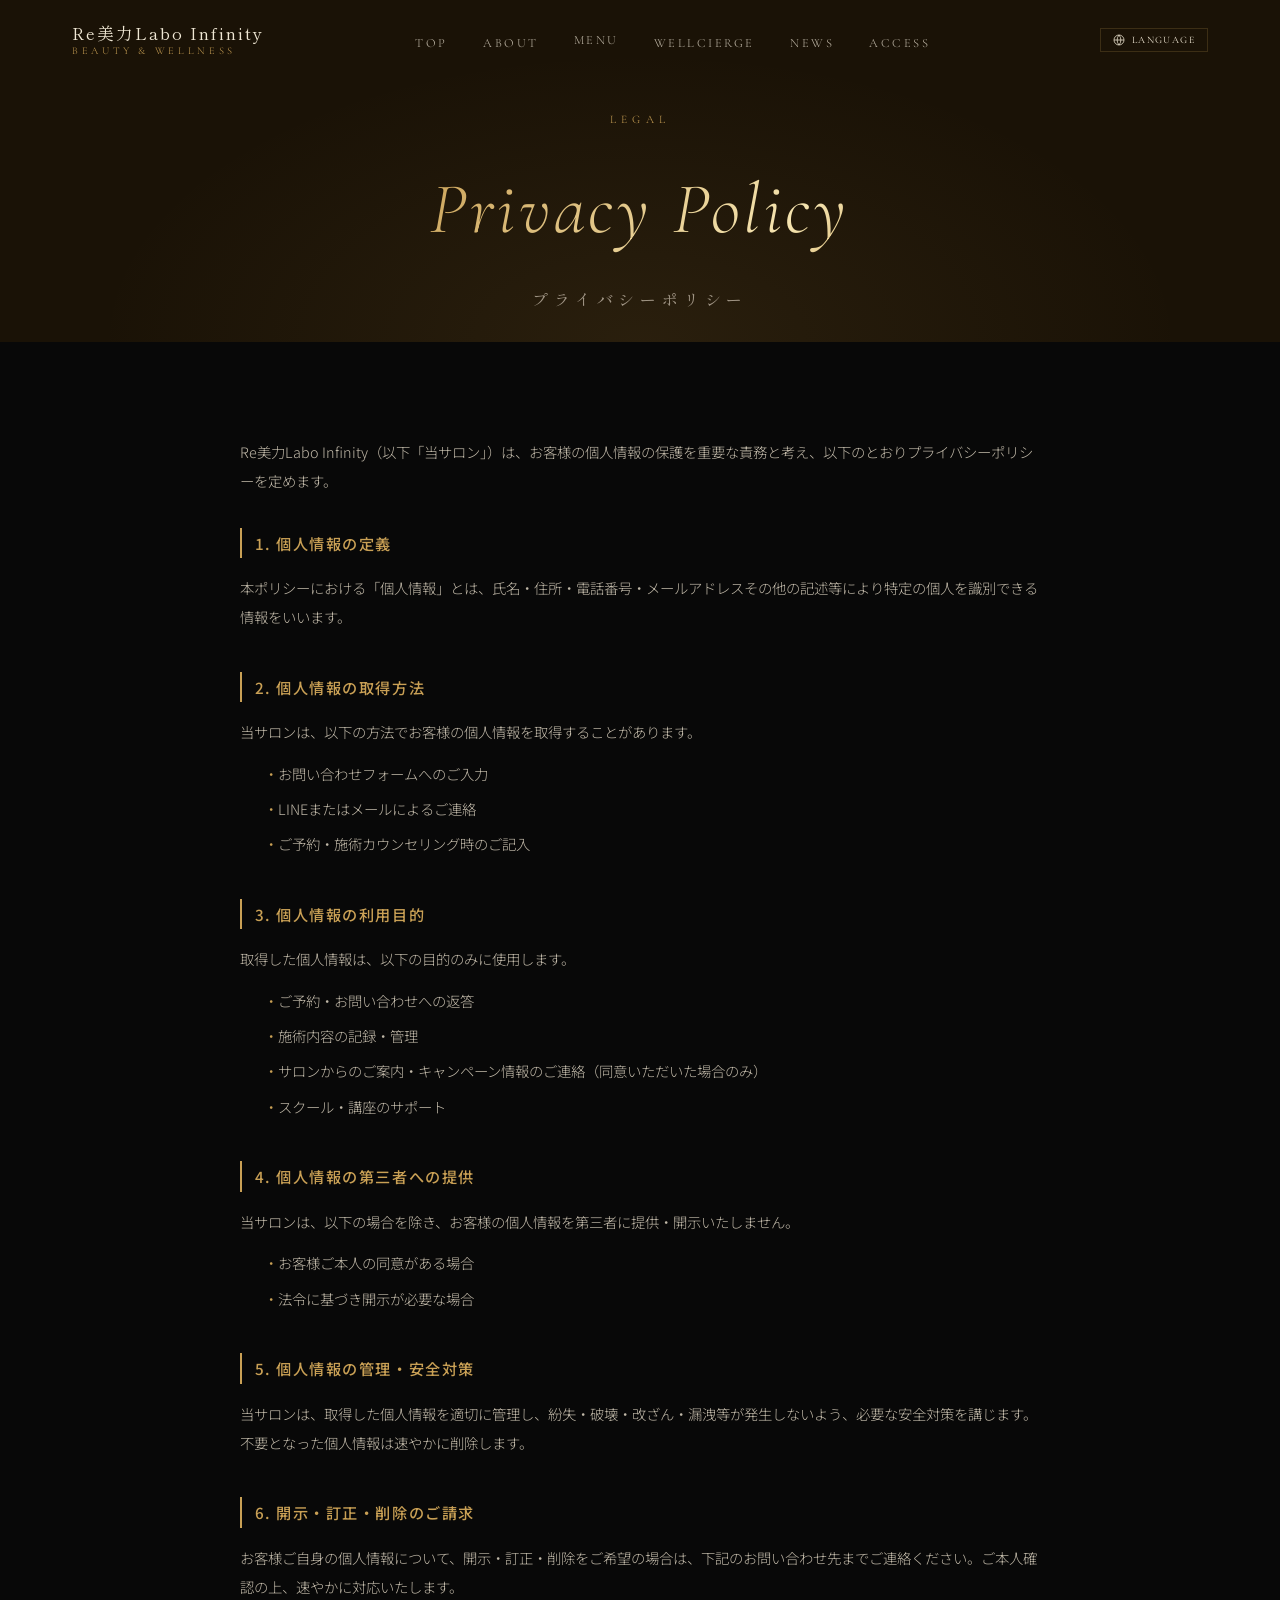
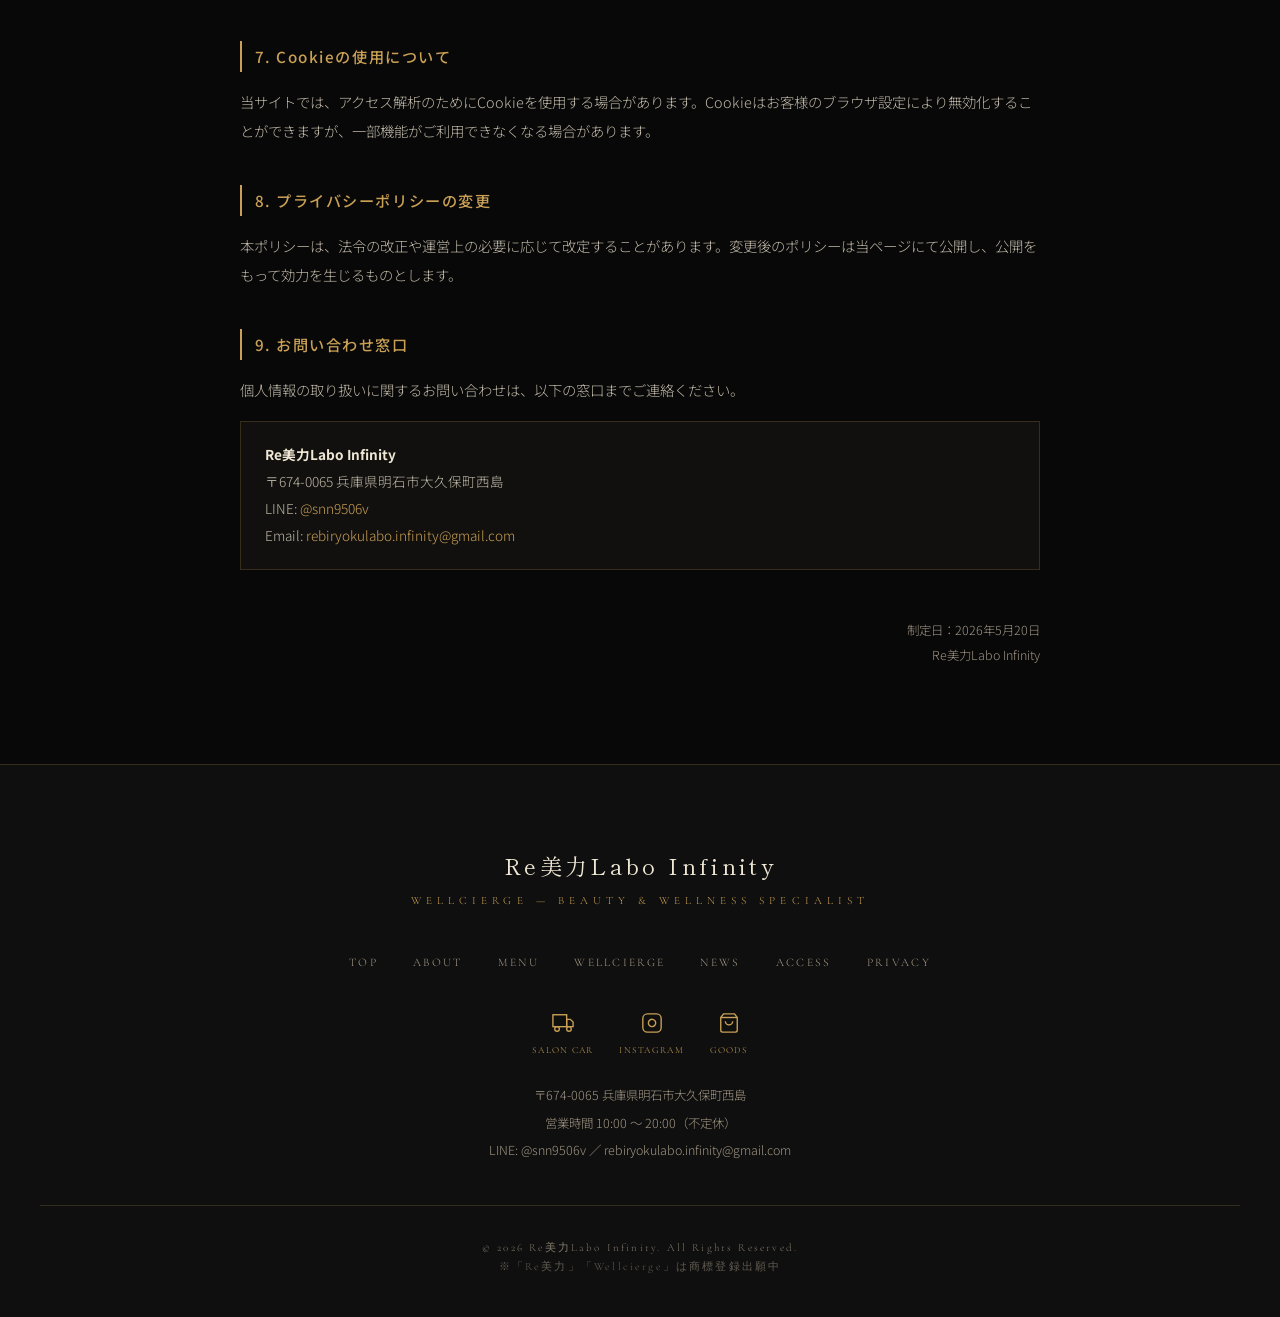
<file: privacy.html>
<!DOCTYPE html>
<html lang="ja">
<head>
  <meta charset="UTF-8">
  <meta name="viewport" content="width=device-width, initial-scale=1.0">
  <title>プライバシーポリシー | Re美力Labo Infinity</title>
  <meta name="description" content="Re美力Labo Infinityのプライバシーポリシー。個人情報の取り扱いについてご説明します。">
  <link rel="icon" type="image/png" href="images/logo-black.png">
  <link rel="canonical" href="https://rebiryokulabo-infinity-salon.netlify.app/privacy.html">
  <link rel="stylesheet" href="css/style.css">
  <!-- Google tag (gtag.js) -->
  <script async src="https://www.googletagmanager.com/gtag/js?id=G-0MXQR82VCM"></script>
  <script>
    window.dataLayer = window.dataLayer || [];
    function gtag(){dataLayer.push(arguments);}
    gtag('js', new Date());
    gtag('config', 'G-0MXQR82VCM');
  </script>
</head>
<body>

  <!-- ===== HEADER ===== -->
  <header class="site-header scrolled" id="site-header">
    <nav class="nav-inner">
      <a href="index.html" class="site-logo">
        <span class="logo-main">Re美力Labo Infinity</span>
        <span class="logo-sub">Beauty &amp; Wellness</span>
      </a>
      <ul class="nav-links">
        <li><a href="index.html">Top</a></li>
        <li><a href="about.html">About</a></li>
        <li class="nav-menu-dropdown" id="nav-menu-dropdown">
          <a href="menu.html#salon" class="nav-menu-btn" id="nav-menu-btn">Menu</a>
          <ul class="nav-menu-list" role="menu">
            <li><a href="menu.html#salon" role="menuitem">Salon</a></li>
            <li><a href="menu.html#saloncar" role="menuitem">Salon Car</a></li>
            <li><a href="menu.html#school" role="menuitem">School</a></li>
          </ul>
        </li>
        <li><a href="wellcierge.html">Wellcierge</a></li>
        <li><a href="news.html">News</a></li>
        <li><a href="access.html">Access</a></li>
      </ul>
      <div class="lang-dropdown" id="lang-dropdown">
        <button class="lang-dropdown-btn" id="lang-dropdown-btn" aria-haspopup="true" aria-expanded="false">
          <svg width="12" height="12" viewBox="0 0 24 24" fill="none" stroke="currentColor" stroke-width="1.5"><circle cx="12" cy="12" r="10"/><path d="M2 12h20M12 2a15.3 15.3 0 010 20M12 2a15.3 15.3 0 000 20"/></svg>
          Language
        </button>
        <ul class="lang-dropdown-menu" role="menu">
          <li><button class="lang-option active" data-lang="ja" role="menuitem">日本語</button></li>
          <li><button class="lang-option" data-lang="en" role="menuitem">English</button></li>
          <li><button class="lang-option" data-lang="fr" role="menuitem">Français</button></li>
          <li><button class="lang-option" data-lang="zh-CN" role="menuitem">中文（简体）</button></li>
          <li><button class="lang-option" data-lang="zh-TW" role="menuitem">中文（繁體）</button></li>
          <li><button class="lang-option" data-lang="ko" role="menuitem">한국어</button></li>
        </ul>
      </div>
      <button class="hamburger" aria-label="メニュー">
        <span></span><span></span><span></span>
      </button>
    </nav>
  </header>

  <nav class="mobile-nav">
    <a href="index.html">Top</a>
    <a href="about.html">About</a>
    <a href="menu.html">Menu</a>
    <a href="wellcierge.html">Wellcierge</a>
    <a href="news.html">News</a>
    <a href="access.html">Access</a>
  </nav>

  <!-- ===== PAGE HERO ===== -->
  <div class="page-hero">
    <div class="page-hero-content">
      <span class="page-hero-tag">Legal</span>
      <h1 class="page-hero-title gold-text">Privacy Policy</h1>
      <p class="page-hero-title-jp">プライバシーポリシー</p>
    </div>
  </div>

  <!-- ===== CONTENT ===== -->
  <section>
    <div class="section-inner" style="max-width:800px;">
      <div class="fade-in" style="line-height:2; font-size:0.9rem; color:var(--text-secondary); font-family:var(--font-jp-sans); font-weight:300;">

        <p style="margin-bottom:2rem;">
          Re美力Labo Infinity（以下「当サロン」）は、お客様の個人情報の保護を重要な責務と考え、以下のとおりプライバシーポリシーを定めます。
        </p>

        <!-- 1 -->
        <div style="margin-bottom:2.5rem;">
          <h2 style="font-size:0.95rem; color:var(--gold); letter-spacing:0.1em; margin-bottom:1rem; font-family:var(--font-jp-sans); font-weight:500; border-left:2px solid var(--gold); padding-left:0.8rem;">
            1. 個人情報の定義
          </h2>
          <p>本ポリシーにおける「個人情報」とは、氏名・住所・電話番号・メールアドレスその他の記述等により特定の個人を識別できる情報をいいます。</p>
        </div>

        <!-- 2 -->
        <div style="margin-bottom:2.5rem;">
          <h2 style="font-size:0.95rem; color:var(--gold); letter-spacing:0.1em; margin-bottom:1rem; font-family:var(--font-jp-sans); font-weight:500; border-left:2px solid var(--gold); padding-left:0.8rem;">
            2. 個人情報の取得方法
          </h2>
          <p>当サロンは、以下の方法でお客様の個人情報を取得することがあります。</p>
          <ul style="margin-top:0.8rem; padding-left:1.5rem; list-style:none;">
            <li style="margin-bottom:0.4rem; padding-left:1em; position:relative;"><span style="position:absolute; left:0; color:var(--gold);">・</span>お問い合わせフォームへのご入力</li>
            <li style="margin-bottom:0.4rem; padding-left:1em; position:relative;"><span style="position:absolute; left:0; color:var(--gold);">・</span>LINEまたはメールによるご連絡</li>
            <li style="padding-left:1em; position:relative;"><span style="position:absolute; left:0; color:var(--gold);">・</span>ご予約・施術カウンセリング時のご記入</li>
          </ul>
        </div>

        <!-- 3 -->
        <div style="margin-bottom:2.5rem;">
          <h2 style="font-size:0.95rem; color:var(--gold); letter-spacing:0.1em; margin-bottom:1rem; font-family:var(--font-jp-sans); font-weight:500; border-left:2px solid var(--gold); padding-left:0.8rem;">
            3. 個人情報の利用目的
          </h2>
          <p>取得した個人情報は、以下の目的のみに使用します。</p>
          <ul style="margin-top:0.8rem; padding-left:1.5rem; list-style:none;">
            <li style="margin-bottom:0.4rem; padding-left:1em; position:relative;"><span style="position:absolute; left:0; color:var(--gold);">・</span>ご予約・お問い合わせへの返答</li>
            <li style="margin-bottom:0.4rem; padding-left:1em; position:relative;"><span style="position:absolute; left:0; color:var(--gold);">・</span>施術内容の記録・管理</li>
            <li style="margin-bottom:0.4rem; padding-left:1em; position:relative;"><span style="position:absolute; left:0; color:var(--gold);">・</span>サロンからのご案内・キャンペーン情報のご連絡（同意いただいた場合のみ）</li>
            <li style="padding-left:1em; position:relative;"><span style="position:absolute; left:0; color:var(--gold);">・</span>スクール・講座のサポート</li>
          </ul>
        </div>

        <!-- 4 -->
        <div style="margin-bottom:2.5rem;">
          <h2 style="font-size:0.95rem; color:var(--gold); letter-spacing:0.1em; margin-bottom:1rem; font-family:var(--font-jp-sans); font-weight:500; border-left:2px solid var(--gold); padding-left:0.8rem;">
            4. 個人情報の第三者への提供
          </h2>
          <p>当サロンは、以下の場合を除き、お客様の個人情報を第三者に提供・開示いたしません。</p>
          <ul style="margin-top:0.8rem; padding-left:1.5rem; list-style:none;">
            <li style="margin-bottom:0.4rem; padding-left:1em; position:relative;"><span style="position:absolute; left:0; color:var(--gold);">・</span>お客様ご本人の同意がある場合</li>
            <li style="padding-left:1em; position:relative;"><span style="position:absolute; left:0; color:var(--gold);">・</span>法令に基づき開示が必要な場合</li>
          </ul>
        </div>

        <!-- 5 -->
        <div style="margin-bottom:2.5rem;">
          <h2 style="font-size:0.95rem; color:var(--gold); letter-spacing:0.1em; margin-bottom:1rem; font-family:var(--font-jp-sans); font-weight:500; border-left:2px solid var(--gold); padding-left:0.8rem;">
            5. 個人情報の管理・安全対策
          </h2>
          <p>当サロンは、取得した個人情報を適切に管理し、紛失・破壊・改ざん・漏洩等が発生しないよう、必要な安全対策を講じます。不要となった個人情報は速やかに削除します。</p>
        </div>

        <!-- 6 -->
        <div style="margin-bottom:2.5rem;">
          <h2 style="font-size:0.95rem; color:var(--gold); letter-spacing:0.1em; margin-bottom:1rem; font-family:var(--font-jp-sans); font-weight:500; border-left:2px solid var(--gold); padding-left:0.8rem;">
            6. 開示・訂正・削除のご請求
          </h2>
          <p>お客様ご自身の個人情報について、開示・訂正・削除をご希望の場合は、下記のお問い合わせ先までご連絡ください。ご本人確認の上、速やかに対応いたします。</p>
        </div>

        <!-- 7 -->
        <div style="margin-bottom:2.5rem;">
          <h2 style="font-size:0.95rem; color:var(--gold); letter-spacing:0.1em; margin-bottom:1rem; font-family:var(--font-jp-sans); font-weight:500; border-left:2px solid var(--gold); padding-left:0.8rem;">
            7. Cookieの使用について
          </h2>
          <p>当サイトでは、アクセス解析のためにCookieを使用する場合があります。Cookieはお客様のブラウザ設定により無効化することができますが、一部機能がご利用できなくなる場合があります。</p>
        </div>

        <!-- 8 -->
        <div style="margin-bottom:2.5rem;">
          <h2 style="font-size:0.95rem; color:var(--gold); letter-spacing:0.1em; margin-bottom:1rem; font-family:var(--font-jp-sans); font-weight:500; border-left:2px solid var(--gold); padding-left:0.8rem;">
            8. プライバシーポリシーの変更
          </h2>
          <p>本ポリシーは、法令の改正や運営上の必要に応じて改定することがあります。変更後のポリシーは当ページにて公開し、公開をもって効力を生じるものとします。</p>
        </div>

        <!-- 9 -->
        <div style="margin-bottom:3rem;">
          <h2 style="font-size:0.95rem; color:var(--gold); letter-spacing:0.1em; margin-bottom:1rem; font-family:var(--font-jp-sans); font-weight:500; border-left:2px solid var(--gold); padding-left:0.8rem;">
            9. お問い合わせ窓口
          </h2>
          <p>個人情報の取り扱いに関するお問い合わせは、以下の窓口までご連絡ください。</p>
          <div style="margin-top:1rem; padding:1.2rem 1.5rem; border:1px solid var(--border-gold); background:rgba(212,192,148,0.04); font-size:0.85rem; line-height:2;">
            <strong style="color:var(--cream);">Re美力Labo Infinity</strong><br>
            〒674-0065 兵庫県明石市大久保町西島<br>
            LINE: <a href="https://lin.ee/R1osLt2" target="_blank" rel="noopener" style="color:var(--gold);">@snn9506v</a><br>
            Email: <a href="mailto:rebiryokulabo.infinity@gmail.com" style="color:var(--gold);">rebiryokulabo.infinity@gmail.com</a>
          </div>
        </div>

        <p style="font-size:0.78rem; color:var(--text-muted); text-align:right;">
          制定日：2026年5月20日<br>
          Re美力Labo Infinity
        </p>

      </div>
    </div>
  </section>

  <!-- ===== FOOTER ===== -->
  <footer class="site-footer">
    <div class="footer-inner">
      <div class="footer-logo">Re美力Labo Infinity</div>
      <div class="footer-logo-sub">Wellcierge — Beauty &amp; Wellness Specialist</div>
      <nav class="footer-nav">
        <a href="index.html">Top</a>
        <a href="about.html">About</a>
        <a href="menu.html">Menu</a>
        <a href="wellcierge.html">Wellcierge</a>
        <a href="news.html">News</a>
        <a href="access.html">Access</a>
        <a href="privacy.html">Privacy</a>
      </nav>
      <div class="footer-sns" style="display:flex; justify-content:center; align-items:flex-start; gap:1.6rem; margin-bottom:1.5rem;">
        <a href="https://infinity-mobility-salon.netlify.app/" target="_blank" rel="noopener" aria-label="移動サロンカー公式サイト" style="display:flex; flex-direction:column; align-items:center; gap:0.45rem; color:var(--gold); text-decoration:none;">
          <svg width="22" height="22" viewBox="0 0 24 24" fill="none" stroke="currentColor" stroke-width="1.5"><rect x="1" y="3" width="15" height="13"/><polygon points="16 8 20 8 23 11 23 16 16 16 16 8"/><circle cx="5.5" cy="18.5" r="2.5"/><circle cx="18.5" cy="18.5" r="2.5"/></svg>
          <span style="font-size:0.58rem; letter-spacing:0.14em; font-family:var(--font-en-serif);">SALON CAR</span>
        </a>
        <a href="https://www.instagram.com/re.biryoku.labo_infinity/" target="_blank" rel="noopener" aria-label="Instagram" style="display:flex; flex-direction:column; align-items:center; gap:0.45rem; color:var(--gold); text-decoration:none;">
          <svg width="22" height="22" viewBox="0 0 24 24" fill="none" stroke="currentColor" stroke-width="1.5"><rect x="2" y="2" width="20" height="20" rx="5" ry="5"/><path d="M16 11.37A4 4 0 1112.63 8 4 4 0 0116 11.37z"/><line x1="17.5" y1="6.5" x2="17.51" y2="6.5"/></svg>
          <span style="font-size:0.58rem; letter-spacing:0.14em; font-family:var(--font-en-serif);">INSTAGRAM</span>
        </a>
        <a href="https://suzuri.jp/Re-BiryokuLabo-Infinity" target="_blank" rel="noopener" aria-label="オリジナルグッズ" style="display:flex; flex-direction:column; align-items:center; gap:0.45rem; color:var(--gold); text-decoration:none;">
          <svg width="22" height="22" viewBox="0 0 24 24" fill="none" stroke="currentColor" stroke-width="1.5"><path d="M6 2L3 6v14a2 2 0 002 2h14a2 2 0 002-2V6l-3-4z"/><line x1="3" y1="6" x2="21" y2="6"/><path d="M16 10a4 4 0 01-8 0"/></svg>
          <span style="font-size:0.58rem; letter-spacing:0.14em; font-family:var(--font-en-serif);">GOODS</span>
        </a>
      </div>
      <div class="footer-info"></div>
      <div class="footer-copy"></div>
    </div>
  </footer>

  <div id="google_translate_element" style="display:none;"></div>
  <script src="https://translate.google.com/translate_a/element.js?cb=googleTranslateElementInit"></script>
  <script src="js/news-data.js"></script>
  <script src="js/main.js"></script>
</body>
</html>
</file>
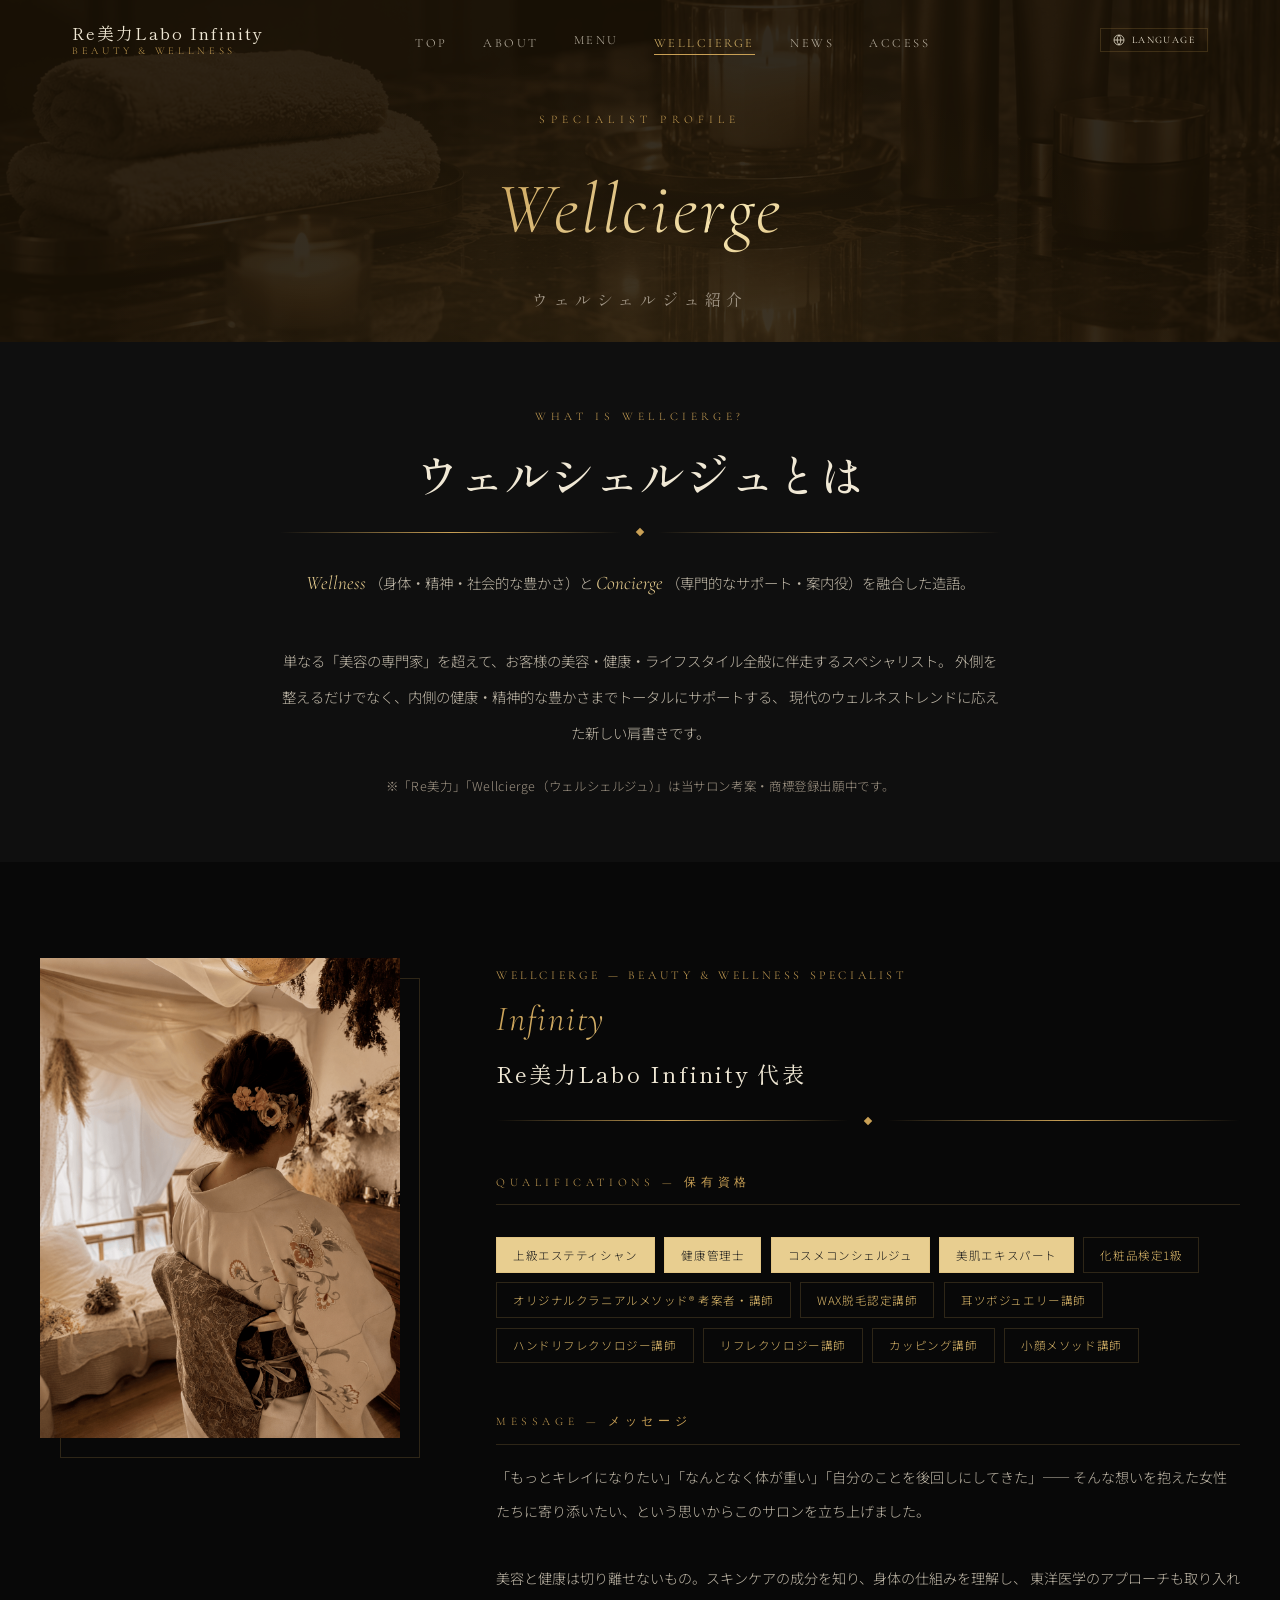
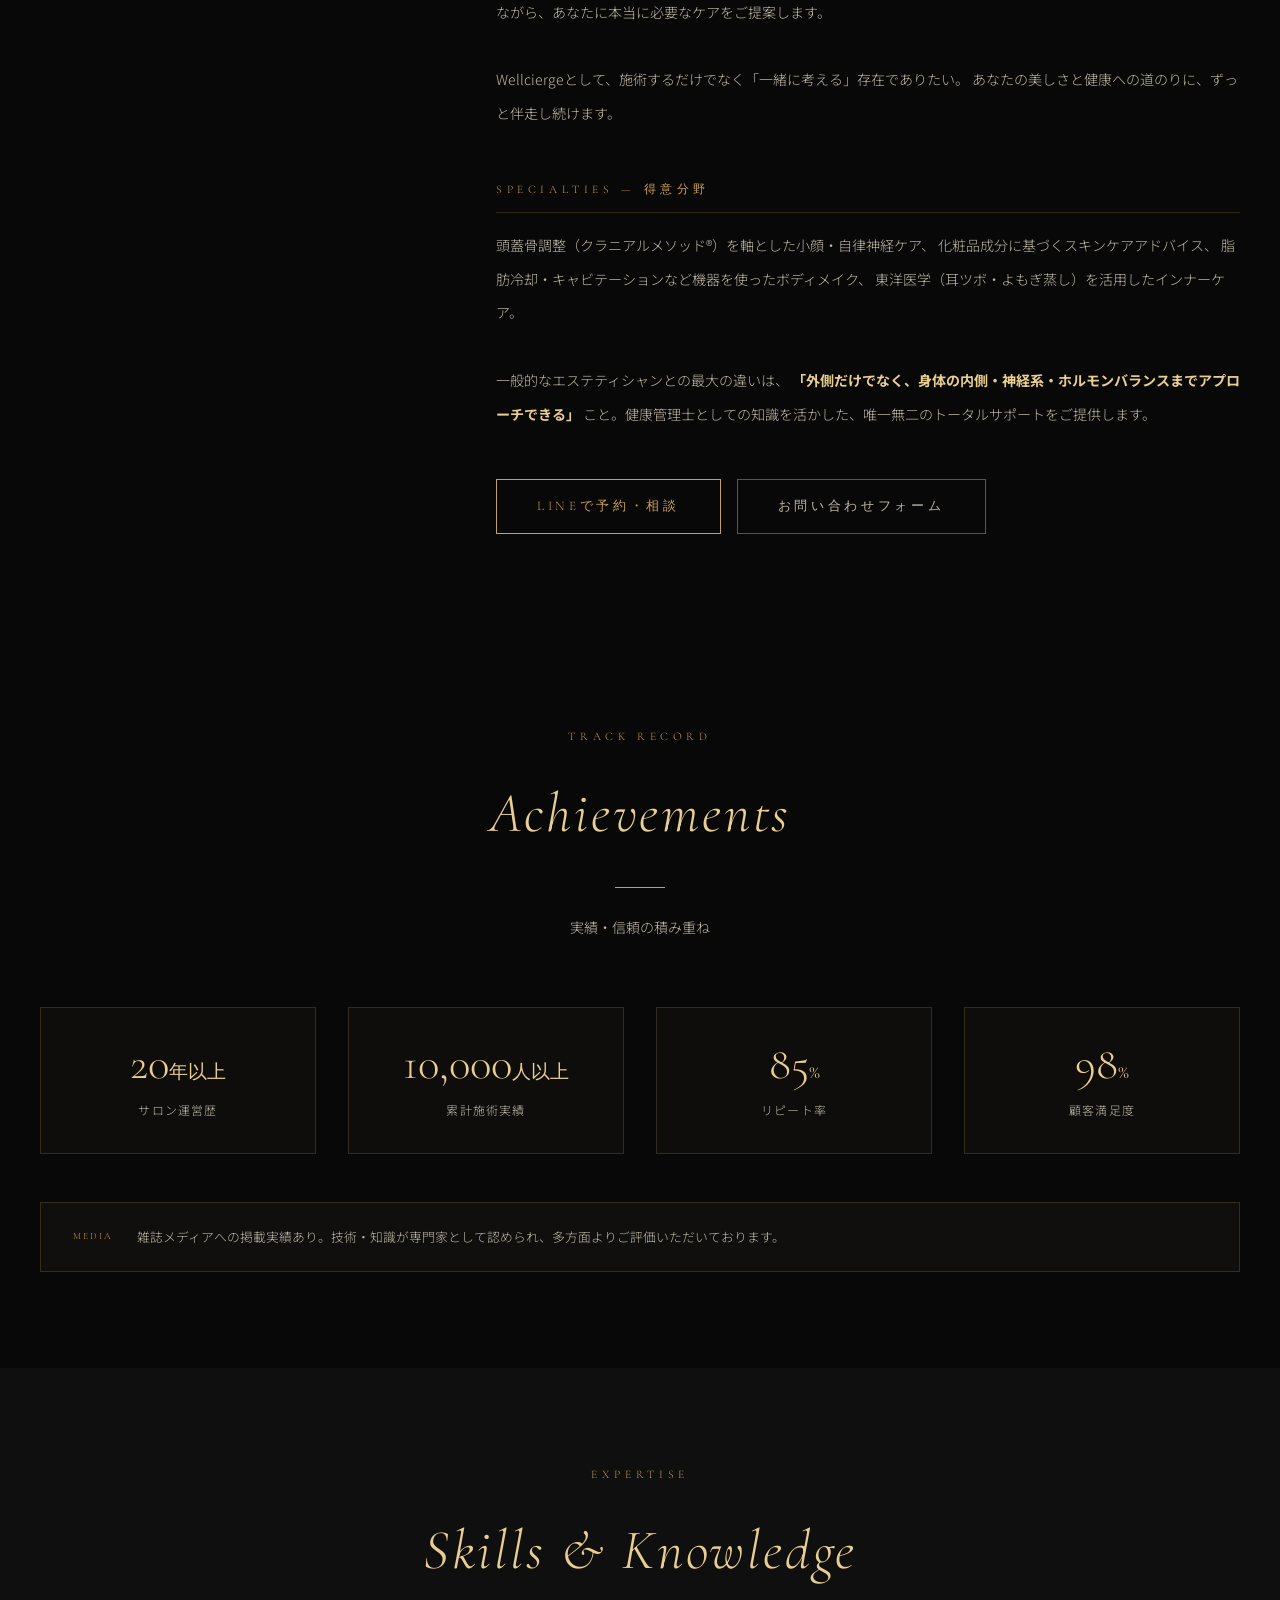
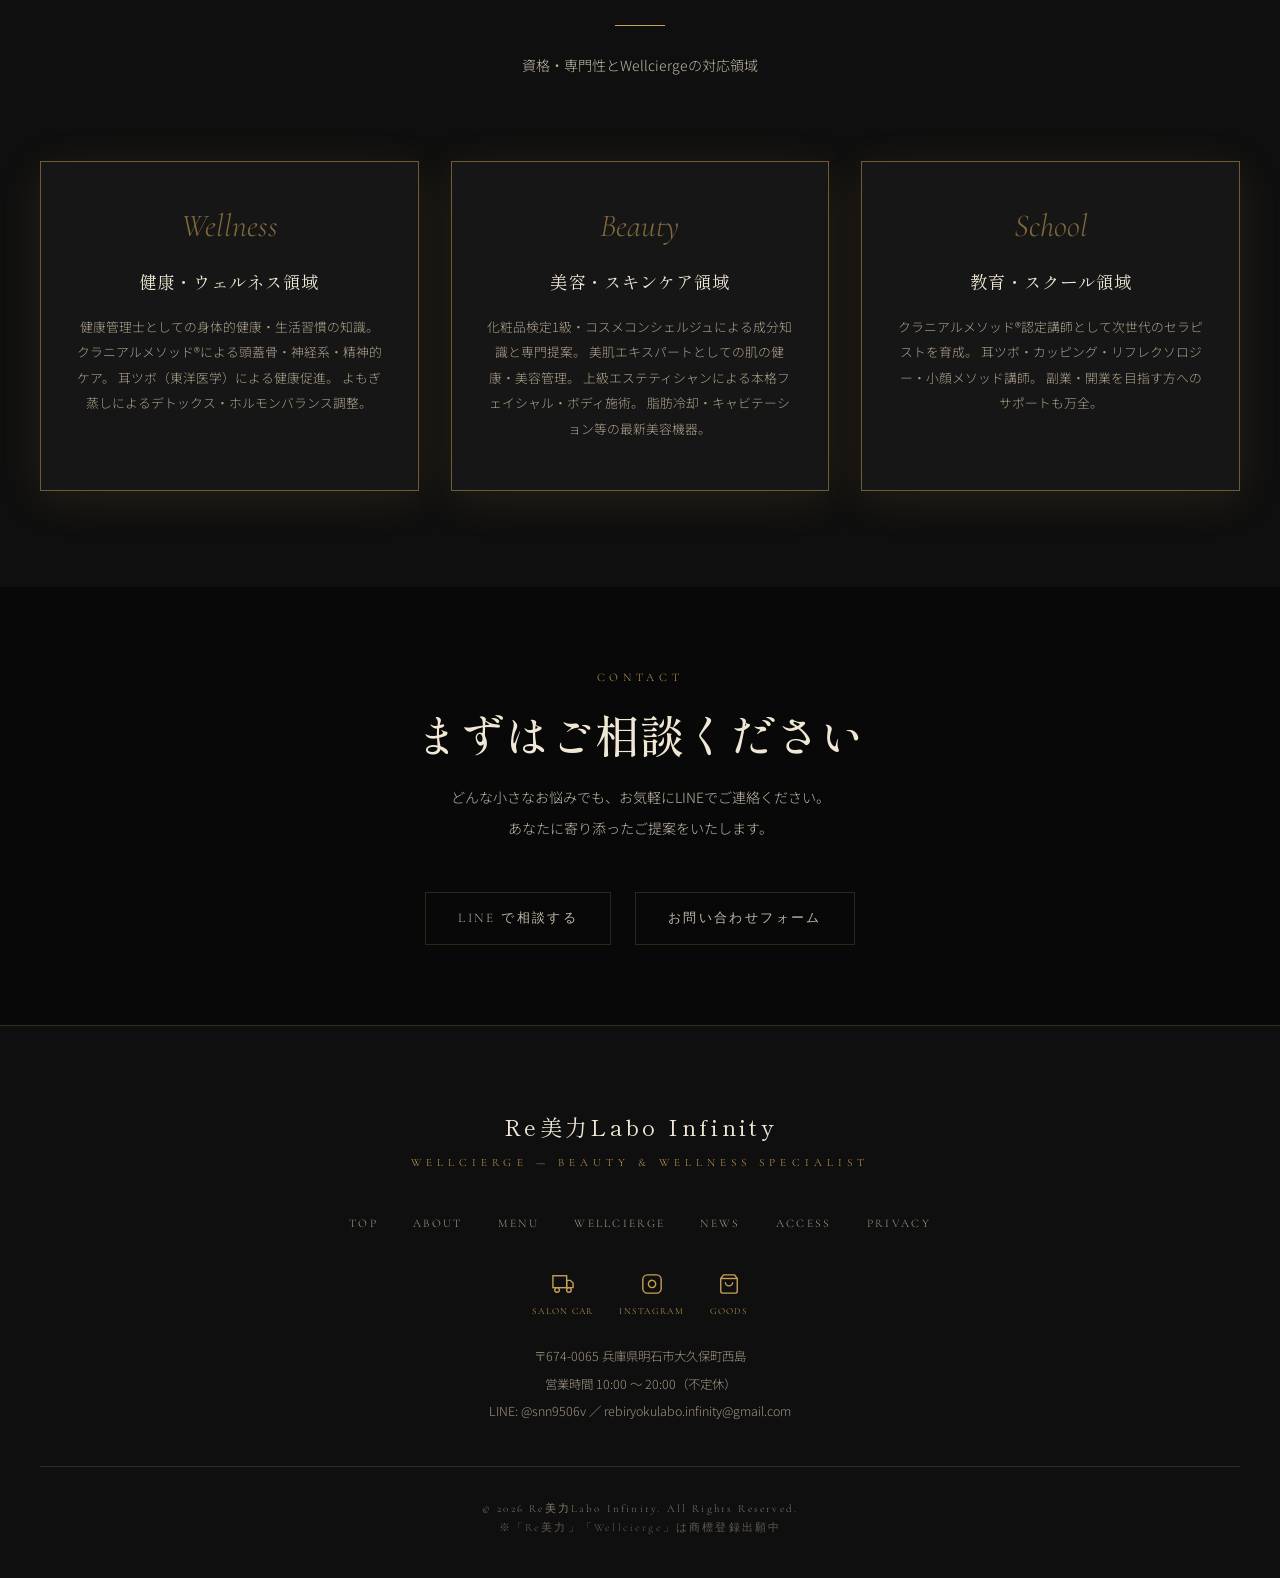
<file: wellcierge.html>
<!DOCTYPE html>
<html lang="ja">
<head>
  <meta charset="UTF-8">
  <meta name="viewport" content="width=device-width, initial-scale=1.0">
  <title>Wellcierge | Re美力Labo Infinity</title>
  <meta name="description" content="Wellcierge（ウェルシェルジュ）— Beauty & Wellness Specialist。健康管理士・化粧品検定1級・上級エステティシャンなど多数の資格を持つスペシャリストのプロフィール。">
  <link rel="icon" type="image/png" href="images/logo-black.png">
  <meta property="og:site_name" content="Re美力Labo Infinity">
  <meta property="og:title" content="Wellcierge | Re美力Labo Infinity">
  <meta property="og:description" content="20年以上・施術実績10,000人以上のWellcierge（ウェルシェルジュ）。上級エステティシャン・健康管理士・コスメコンシェルジュなど多数の資格を持つビューティ＆ウェルネスの専門家。">
  <meta property="og:type" content="website">
  <meta property="og:url" content="https://rebiryokulabo-infinity-salon.netlify.app/wellcierge.html">
  <link rel="canonical" href="https://rebiryokulabo-infinity-salon.netlify.app/wellcierge.html">
  <meta property="og:image" content="https://rebiryokulabo-infinity-salon.netlify.app/images/kimono.png">
  <meta name="twitter:card" content="summary_large_image">
  <link rel="stylesheet" href="css/style.css">
  <!-- Google tag (gtag.js) -->
  <script async src="https://www.googletagmanager.com/gtag/js?id=G-0MXQR82VCM"></script>
  <script>
    window.dataLayer = window.dataLayer || [];
    function gtag(){dataLayer.push(arguments);}
    gtag('js', new Date());
    gtag('config', 'G-0MXQR82VCM');
  </script>
</head>
<body>

  <!-- ===== HEADER ===== -->
  <header class="site-header scrolled" id="site-header">
    <nav class="nav-inner">
      <a href="index.html" class="site-logo">
        <span class="logo-main">Re美力Labo Infinity</span>
        <span class="logo-sub">Beauty &amp; Wellness</span>
      </a>
      <ul class="nav-links">
        <li><a href="index.html">Top</a></li>
        <li><a href="about.html">About</a></li>
        <li class="nav-menu-dropdown" id="nav-menu-dropdown">
          <a href="menu.html#salon" class="nav-menu-btn" id="nav-menu-btn">Menu</a>
          <ul class="nav-menu-list" role="menu">
            <li><a href="menu.html#salon" role="menuitem">Salon</a></li>
            <li><a href="menu.html#saloncar" role="menuitem">Salon Car</a></li>
            <li><a href="menu.html#school" role="menuitem">School</a></li>
          </ul>
        </li>
        <li><a href="wellcierge.html" class="active">Wellcierge</a></li>
        <li><a href="news.html">News</a></li>
        <li><a href="access.html">Access</a></li>
      </ul>
      <div class="lang-dropdown" id="lang-dropdown">
        <button class="lang-dropdown-btn" id="lang-dropdown-btn" aria-haspopup="true" aria-expanded="false">
          <svg width="12" height="12" viewBox="0 0 24 24" fill="none" stroke="currentColor" stroke-width="1.5"><circle cx="12" cy="12" r="10"/><path d="M2 12h20M12 2a15.3 15.3 0 010 20M12 2a15.3 15.3 0 000 20"/></svg>
          Language
        </button>
        <ul class="lang-dropdown-menu" role="menu">
          <li><button class="lang-option active" data-lang="ja" role="menuitem">日本語</button></li>
          <li><button class="lang-option" data-lang="en" role="menuitem">English</button></li>
          <li><button class="lang-option" data-lang="fr" role="menuitem">Français</button></li>
          <li><button class="lang-option" data-lang="zh-CN" role="menuitem">中文（简体）</button></li>
          <li><button class="lang-option" data-lang="zh-TW" role="menuitem">中文（繁體）</button></li>
          <li><button class="lang-option" data-lang="ko" role="menuitem">한국어</button></li>
        </ul>
      </div>
      <button class="hamburger" aria-label="メニュー">
        <span></span><span></span><span></span>
      </button>
    </nav>
  </header>

  <nav class="mobile-nav">
    <a href="index.html">Top</a>
    <a href="about.html">About</a>
    <a href="menu.html">Menu</a>
    <a href="wellcierge.html">Wellcierge</a>
    <a href="news.html">News</a>
    <a href="access.html">Access</a>
  </nav>

  <!-- ===== PAGE HERO ===== -->
  <div class="page-hero">
    <img class="page-hero-image" src="images/wellcierge-hero.png" alt="Wellcierge" fetchpriority="high" style="object-position:center bottom;">
    <div class="page-hero-content">
      <span class="page-hero-tag">Specialist Profile</span>
      <h1 class="page-hero-title gold-text">Wellcierge</h1>
      <p class="page-hero-title-jp">ウェルシェルジュ紹介</p>
    </div>
  </div>

  <!-- ===== WELLCIERGE CONCEPT ===== -->
  <section class="bg-medium" style="padding: 4rem 2rem;">
    <div class="section-inner">
      <div class="about-concept fade-in" style="max-width:720px;">
        <span class="section-tag">What is Wellcierge?</span>
        <h2 class="section-title" style="margin-bottom:1.5rem;">
          ウェルシェルジュとは
        </h2>
        <div class="ornament">
          <div class="ornament-line"></div>
          <div class="ornament-diamond"></div>
          <div class="ornament-line"></div>
        </div>
        <p class="about-body" style="text-align:center; margin-top:1.5rem;">
          <em style="font-style:italic; color:var(--gold-pale); font-family:var(--font-en-serif); font-size:1.2rem;">Wellness</em>
          （身体・精神・社会的な豊かさ）と
          <em style="font-style:italic; color:var(--gold-pale); font-family:var(--font-en-serif); font-size:1.2rem;">Concierge</em>
          （専門的なサポート・案内役）を融合した造語。<br><br>
          単なる「美容の専門家」を超えて、お客様の美容・健康・ライフスタイル全般に伴走するスペシャリスト。
          外側を整えるだけでなく、内側の健康・精神的な豊かさまでトータルにサポートする、
          現代のウェルネストレンドに応えた新しい肩書きです。
        </p>
        <p style="margin-top:1.5rem; font-size:0.78rem; color:var(--text-muted); letter-spacing:0.05em;">
          ※「Re美力」「Wellcierge（ウェルシェルジュ）」は当サロン考案・商標登録出願中です。
        </p>
      </div>
    </div>
  </section>

  <!-- ===== PROFILE ===== -->
  <section>
    <div class="section-inner">
      <div class="profile-grid">

        <!-- Image -->
        <div class="profile-image-wrap fade-in-left">
          <img src="images/kimono.png" alt="Wellcierge プロフィール写真">
        </div>

        <!-- Text -->
        <div class="fade-in-right">
          <span class="profile-title">Wellcierge — Beauty &amp; Wellness Specialist</span>
          <div class="profile-name-en gold-text">Infinity</div>
          <div class="profile-name-jp">Re美力Labo Infinity 代表</div>

          <div class="ornament" style="margin: 1.5rem 0;">
            <div class="ornament-line"></div>
            <div class="ornament-diamond"></div>
            <div class="ornament-line"></div>
          </div>

          <div class="profile-section-heading">Qualifications — 保有資格</div>
          <div class="qualifications-list">
            <span class="qual-tag" style="background:var(--gold-pale);color:#1a1a1a;">上級エステティシャン</span>
            <span class="qual-tag" style="background:var(--gold-pale);color:#1a1a1a;">健康管理士</span>
            <span class="qual-tag" style="background:var(--gold-pale);color:#1a1a1a;">コスメコンシェルジュ</span>
            <span class="qual-tag" style="background:var(--gold-pale);color:#1a1a1a;">美肌エキスパート</span>
            <span class="qual-tag">化粧品検定1級</span>
            <span class="qual-tag">オリジナルクラニアルメソッド&reg; 考案者・講師</span>
            <span class="qual-tag">WAX脱毛認定講師</span>
            <span class="qual-tag">耳ツボジュエリー講師</span>
            <span class="qual-tag">ハンドリフレクソロジー講師</span>
            <span class="qual-tag">リフレクソロジー講師</span>
            <span class="qual-tag">カッピング講師</span>
            <span class="qual-tag">小顔メソッド講師</span>
          </div>

          <div class="profile-section-heading">Message — メッセージ</div>
          <p class="profile-text">
            「もっとキレイになりたい」「なんとなく体が重い」「自分のことを後回しにしてきた」——
            そんな想いを抱えた女性たちに寄り添いたい、という思いからこのサロンを立ち上げました。<br><br>
            美容と健康は切り離せないもの。スキンケアの成分を知り、身体の仕組みを理解し、
            東洋医学のアプローチも取り入れながら、あなたに本当に必要なケアをご提案します。<br><br>
            Wellciergeとして、施術するだけでなく「一緒に考える」存在でありたい。
            あなたの美しさと健康への道のりに、ずっと伴走し続けます。
          </p>

          <div class="profile-section-heading">Specialties — 得意分野</div>
          <p class="profile-text">
            頭蓋骨調整（クラニアルメソッド®）を軸とした小顔・自律神経ケア、
            化粧品成分に基づくスキンケアアドバイス、
            脂肪冷却・キャビテーションなど機器を使ったボディメイク、
            東洋医学（耳ツボ・よもぎ蒸し）を活用したインナーケア。<br><br>
            一般的なエステティシャンとの最大の違いは、
            <strong style="color:var(--gold-pale)">「外側だけでなく、身体の内側・神経系・ホルモンバランスまでアプローチできる」</strong>
            こと。健康管理士としての知識を活かした、唯一無二のトータルサポートをご提供します。
          </p>

          <div style="margin-top: 3rem; display:flex; gap:1rem; flex-wrap:wrap;">
            <a href="https://lin.ee/R1osLt2" class="btn btn-gold" target="_blank" rel="noopener"><span>LINEで予約・相談</span></a>
            <a href="https://docs.google.com/forms/d/e/1FAIpQLSfiTeY6coS5xLp5Zf1o92QB1NUmzGNv9Fzl4UUfUg1ZlBwT3A/viewform?usp=header" class="btn btn-outline" target="_blank" rel="noopener"><span>お問い合わせフォーム</span></a>
          </div>
        </div>
      </div>
    </div>
  </section>

  <!-- ===== ACHIEVEMENTS ===== -->
  <section>
    <div class="section-inner">
      <div class="section-header fade-in">
        <span class="section-tag">Track Record</span>
        <h2 class="section-title-en">Achievements</h2>
        <div class="section-divider"></div>
        <p class="section-subtitle">実績・信頼の積み重ね</p>
      </div>

      <div style="display:grid; grid-template-columns:repeat(auto-fit, minmax(180px, 1fr)); gap:2rem; margin-bottom:3rem;" class="fade-in">
        <div style="text-align:center; padding:2rem 1rem; border:1px solid var(--border-gold); background:rgba(212,192,148,0.03);">
          <div style="font-family:'Cormorant Garamond',serif; font-size:2.8rem; color:var(--gold-pale); line-height:1.1;">20<span style="font-size:1.2rem;">年以上</span></div>
          <div style="font-size:0.75rem; color:var(--text-secondary); letter-spacing:0.1em; margin-top:0.6rem; font-family:var(--font-jp-sans);">サロン運営歴</div>
        </div>
        <div style="text-align:center; padding:2rem 1rem; border:1px solid var(--border-gold); background:rgba(212,192,148,0.03);">
          <div style="font-family:'Cormorant Garamond',serif; font-size:2.8rem; color:var(--gold-pale); line-height:1.1;">10,000<span style="font-size:1.2rem;">人以上</span></div>
          <div style="font-size:0.75rem; color:var(--text-secondary); letter-spacing:0.1em; margin-top:0.6rem; font-family:var(--font-jp-sans);">累計施術実績</div>
        </div>
        <div style="text-align:center; padding:2rem 1rem; border:1px solid var(--border-gold); background:rgba(212,192,148,0.03);">
          <div style="font-family:'Cormorant Garamond',serif; font-size:2.8rem; color:var(--gold-pale); line-height:1.1;">85<span style="font-size:1.2rem;">%</span></div>
          <div style="font-size:0.75rem; color:var(--text-secondary); letter-spacing:0.1em; margin-top:0.6rem; font-family:var(--font-jp-sans);">リピート率</div>
        </div>
        <div style="text-align:center; padding:2rem 1rem; border:1px solid var(--border-gold); background:rgba(212,192,148,0.03);">
          <div style="font-family:'Cormorant Garamond',serif; font-size:2.8rem; color:var(--gold-pale); line-height:1.1;">98<span style="font-size:1.2rem;">%</span></div>
          <div style="font-size:0.75rem; color:var(--text-secondary); letter-spacing:0.1em; margin-top:0.6rem; font-family:var(--font-jp-sans);">顧客満足度</div>
        </div>
      </div>

      <div style="padding:1.4rem 2rem; border:1px solid var(--border-gold); background:rgba(212,192,148,0.04); display:flex; align-items:center; gap:1.5rem;" class="fade-in">
        <span style="font-size:0.6rem; color:var(--gold); letter-spacing:0.2em; font-family:var(--font-en-serif); white-space:nowrap;">MEDIA</span>
        <p style="font-size:0.8rem; color:var(--text-secondary); font-family:var(--font-jp-sans); line-height:1.8; font-weight:300; margin:0;">雑誌メディアへの掲載実績あり。技術・知識が専門家として認められ、多方面よりご評価いただいております。</p>
      </div>
    </div>
  </section>

  <!-- ===== QUALIFICATIONS TABLE ===== -->
  <section class="bg-medium">
    <div class="section-inner">
      <div class="section-header fade-in">
        <span class="section-tag">Expertise</span>
        <h2 class="section-title-en">Skills &amp; Knowledge</h2>
        <div class="section-divider"></div>
        <p class="section-subtitle">資格・専門性とWellciergeの対応領域</p>
      </div>

      <div class="feature-grid fade-in">
        <div class="feature-item">
          <div class="feature-number" style="font-size:2rem; opacity:0.6;">Wellness</div>
          <div class="feature-title">健康・ウェルネス領域</div>
          <p class="feature-desc">
            健康管理士としての身体的健康・生活習慣の知識。
            クラニアルメソッド®による頭蓋骨・神経系・精神的ケア。
            耳ツボ（東洋医学）による健康促進。
            よもぎ蒸しによるデトックス・ホルモンバランス調整。
          </p>
        </div>
        <div class="feature-item">
          <div class="feature-number" style="font-size:2rem; opacity:0.6;">Beauty</div>
          <div class="feature-title">美容・スキンケア領域</div>
          <p class="feature-desc">
            化粧品検定1級・コスメコンシェルジュによる成分知識と専門提案。
            美肌エキスパートとしての肌の健康・美容管理。
            上級エステティシャンによる本格フェイシャル・ボディ施術。
            脂肪冷却・キャビテーション等の最新美容機器。
          </p>
        </div>
        <div class="feature-item">
          <div class="feature-number" style="font-size:2rem; opacity:0.6;">School</div>
          <div class="feature-title">教育・スクール領域</div>
          <p class="feature-desc">
            クラニアルメソッド®認定講師として次世代のセラピストを育成。
            耳ツボ・カッピング・リフレクソロジー・小顔メソッド講師。
            副業・開業を目指す方へのサポートも万全。
          </p>
        </div>
      </div>
    </div>
  </section>

  <!-- ===== CTA ===== -->
  <section style="padding: 5rem 2rem; text-align: center;">
    <div class="section-inner">
      <div class="fade-in">
        <span class="section-tag">Contact</span>
        <h2 class="section-title" style="margin-bottom:1rem;">まずはご相談ください</h2>
        <p class="section-subtitle" style="margin-top:0; margin-bottom:3rem;">
          どんな小さなお悩みでも、お気軽にLINEでご連絡ください。<br>
          あなたに寄り添ったご提案をいたします。
        </p>
        <div class="sns-links">
          <a href="https://lin.ee/R1osLt2" class="sns-link" target="_blank" rel="noopener">
            LINE で相談する
          </a>
          <a href="https://docs.google.com/forms/d/e/1FAIpQLSfiTeY6coS5xLp5Zf1o92QB1NUmzGNv9Fzl4UUfUg1ZlBwT3A/viewform?usp=header" class="sns-link" target="_blank" rel="noopener">
            お問い合わせフォーム
          </a>
        </div>
      </div>
    </div>
  </section>

  <!-- ===== FOOTER ===== -->
  <footer class="site-footer">
    <div class="footer-inner">
      <div class="footer-logo">Re美力Labo Infinity</div>
      <div class="footer-logo-sub">Wellcierge — Beauty &amp; Wellness Specialist</div>
      <nav class="footer-nav">
        <a href="index.html">Top</a>
        <a href="about.html">About</a>
        <a href="menu.html">Menu</a>
        <a href="wellcierge.html">Wellcierge</a>
        <a href="news.html">News</a>
        <a href="access.html">Access</a>
        <a href="privacy.html">Privacy</a>
      </nav>
      <div class="footer-sns" style="display:flex; justify-content:center; align-items:flex-start; gap:1.6rem; margin-bottom:1.5rem;">
        <a href="https://infinity-mobility-salon.netlify.app/" target="_blank" rel="noopener" aria-label="移動サロンカー公式サイト" style="display:flex; flex-direction:column; align-items:center; gap:0.45rem; color:var(--gold); text-decoration:none;">
          <svg width="22" height="22" viewBox="0 0 24 24" fill="none" stroke="currentColor" stroke-width="1.5"><rect x="1" y="3" width="15" height="13"/><polygon points="16 8 20 8 23 11 23 16 16 16 16 8"/><circle cx="5.5" cy="18.5" r="2.5"/><circle cx="18.5" cy="18.5" r="2.5"/></svg>
          <span style="font-size:0.58rem; letter-spacing:0.14em; font-family:var(--font-en-serif);">SALON CAR</span>
        </a>
        <a href="https://www.instagram.com/re.biryoku.labo_infinity/" target="_blank" rel="noopener" aria-label="Instagram" style="display:flex; flex-direction:column; align-items:center; gap:0.45rem; color:var(--gold); text-decoration:none;">
          <svg width="22" height="22" viewBox="0 0 24 24" fill="none" stroke="currentColor" stroke-width="1.5"><rect x="2" y="2" width="20" height="20" rx="5" ry="5"/><path d="M16 11.37A4 4 0 1112.63 8 4 4 0 0116 11.37z"/><line x1="17.5" y1="6.5" x2="17.51" y2="6.5"/></svg>
          <span style="font-size:0.58rem; letter-spacing:0.14em; font-family:var(--font-en-serif);">INSTAGRAM</span>
        </a>
        <a href="https://suzuri.jp/Re-BiryokuLabo-Infinity" target="_blank" rel="noopener" aria-label="オリジナルグッズ" style="display:flex; flex-direction:column; align-items:center; gap:0.45rem; color:var(--gold); text-decoration:none;">
          <svg width="22" height="22" viewBox="0 0 24 24" fill="none" stroke="currentColor" stroke-width="1.5"><path d="M6 2L3 6v14a2 2 0 002 2h14a2 2 0 002-2V6l-3-4z"/><line x1="3" y1="6" x2="21" y2="6"/><path d="M16 10a4 4 0 01-8 0"/></svg>
          <span style="font-size:0.58rem; letter-spacing:0.14em; font-family:var(--font-en-serif);">GOODS</span>
        </a>
      </div>
      <div class="footer-info">
        〒674-0065 兵庫県明石市大久保町西島<br>
        営業時間 10:00〜20:00（不定休）<br>
        LINE: @snn9506v ／ rebiryokulabo.infinity@gmail.com
      </div>
      <div class="footer-copy">
        &copy; 2026 Re美力Labo Infinity. All Rights Reserved.
      </div>
    </div>
  </footer>

  <div id="google_translate_element" style="display:none;"></div>
  <script src="https://translate.google.com/translate_a/element.js?cb=googleTranslateElementInit"></script>
  <script src="js/news-data.js"></script>
  <script src="js/main.js"></script>
</body>
</html>
</file>
<file: css/style.css>
/* ===================================
   Re美力Labo Infinity - Main Stylesheet
   =================================== */

@import url('https://fonts.googleapis.com/css2?family=Cormorant+Garamond:ital,wght@0,300;0,400;0,500;0,600;1,300;1,400;1,500&family=Shippori+Mincho:wght@400;500;600;700&family=Noto+Sans+JP:wght@300;400;500&display=swap');

/* ===================================
   CSS Variables
   =================================== */
:root {
  --bg-dark: #080808;
  --bg-medium: #0f0f0f;
  --bg-card: #161616;
  --bg-card-hover: #1e1e1e;

  --gold: #C9A055;
  --gold-light: #DDB96B;
  --gold-pale: #E8CE90;
  --gold-shimmer: #F5E4B0;
  --cream: #F0E8D5;
  --rose-gold: #C4867A;

  --text-primary: #E8E0D0;
  --text-secondary: #C0B8A8;
  --text-muted: #A09585;

  --border-gold: rgba(201, 160, 85, 0.2);
  --border-gold-hover: rgba(201, 160, 85, 0.5);

  --font-jp-serif: 'Shippori Mincho', 'Times New Roman', serif;
  --font-en-serif: 'Cormorant Garamond', Georgia, serif;
  --font-jp-sans: 'Noto Sans JP', sans-serif;

  --transition: all 0.4s cubic-bezier(0.25, 0.46, 0.45, 0.94);
  --transition-fast: all 0.25s ease;

  --shadow-gold: 0 8px 40px rgba(201, 160, 85, 0.12);
  --shadow-card: 0 8px 40px rgba(0, 0, 0, 0.6);

  --max-width: 1200px;
  --nav-height: 80px;
}

/* ===================================
   Reset & Base
   =================================== */
*, *::before, *::after {
  box-sizing: border-box;
  margin: 0;
  padding: 0;
}

html {
  scroll-behavior: smooth;
}

body {
  background-color: var(--bg-dark);
  color: var(--text-primary);
  font-family: var(--font-jp-sans);
  font-weight: 300;
  line-height: 1.8;
  overflow-x: hidden;
}

img {
  max-width: 100%;
  height: auto;
  display: block;
}

a {
  color: inherit;
  text-decoration: none;
}

ul { list-style: none; }

/* ===================================
   Typography Utilities
   =================================== */
.section-tag {
  font-family: var(--font-en-serif);
  font-size: 0.72rem;
  letter-spacing: 0.4em;
  color: var(--gold);
  text-transform: uppercase;
  display: block;
  margin-bottom: 1rem;
}

.section-title {
  font-family: var(--font-jp-serif);
  font-size: clamp(1.8rem, 4vw, 2.8rem);
  font-weight: 500;
  line-height: 1.4;
  color: var(--cream);
}

.section-title-en {
  font-family: var(--font-en-serif);
  font-size: clamp(2rem, 5vw, 3.5rem);
  font-weight: 300;
  font-style: italic;
  color: var(--gold-pale);
  letter-spacing: 0.05em;
}

.section-subtitle {
  font-size: 0.88rem;
  color: var(--text-secondary);
  line-height: 2.2;
  margin-top: 1.5rem;
}

.gold-text {
  background: linear-gradient(
    135deg,
    var(--gold) 0%,
    var(--gold-shimmer) 45%,
    var(--gold) 65%,
    var(--gold-light) 100%
  );
  background-size: 200% auto;
  -webkit-background-clip: text;
  -webkit-text-fill-color: transparent;
  background-clip: text;
}

/* ===================================
   Header & Navigation
   =================================== */
.site-header {
  position: fixed;
  top: 0;
  left: 0;
  right: 0;
  z-index: 1000;
  height: var(--nav-height);
  transition: var(--transition);
}

.site-header.scrolled {
  background: rgba(8, 8, 8, 0.96);
  backdrop-filter: blur(20px);
  -webkit-backdrop-filter: blur(20px);
  border-bottom: 1px solid var(--border-gold);
  box-shadow: 0 4px 30px rgba(0, 0, 0, 0.5);
}

.nav-inner {
  max-width: var(--max-width);
  margin: 0 auto;
  padding: 0 2rem;
  height: 100%;
  display: flex;
  align-items: center;
  justify-content: space-between;
}

.site-logo {
  display: flex;
  flex-direction: column;
  line-height: 1.25;
  text-decoration: none;
}

.logo-main {
  font-family: var(--font-jp-serif);
  font-size: 1.05rem;
  color: var(--cream);
  letter-spacing: 0.12em;
}

.logo-sub {
  font-family: var(--font-en-serif);
  font-size: 0.65rem;
  letter-spacing: 0.35em;
  color: var(--gold);
  text-transform: uppercase;
}

.nav-links {
  display: flex;
  align-items: center;
  gap: 2.2rem;
}

.nav-links a {
  font-family: var(--font-en-serif);
  font-size: 0.78rem;
  letter-spacing: 0.2em;
  text-transform: uppercase;
  color: var(--text-secondary);
  transition: var(--transition-fast);
  position: relative;
}

.nav-links a::after {
  content: '';
  position: absolute;
  bottom: -4px;
  left: 0;
  width: 0;
  height: 1px;
  background: var(--gold);
  transition: width 0.3s ease;
}

.nav-links a:hover,
.nav-links a.active {
  color: var(--gold-light);
}

.nav-links a:hover::after,
.nav-links a.active::after {
  width: 100%;
}

/* Hamburger */
.hamburger {
  display: none;
  flex-direction: column;
  gap: 6px;
  background: none;
  border: none;
  cursor: pointer;
  padding: 5px;
}

.hamburger span {
  display: block;
  width: 24px;
  height: 1px;
  background: var(--cream);
  transition: var(--transition);
}

.hamburger.open span:nth-child(1) {
  transform: rotate(45deg) translate(5px, 5px);
}
.hamburger.open span:nth-child(2) {
  opacity: 0;
}
.hamburger.open span:nth-child(3) {
  transform: rotate(-45deg) translate(5px, -5px);
}

/* Mobile Nav */
.mobile-nav {
  display: none;
  position: fixed;
  top: var(--nav-height);
  left: 0;
  right: 0;
  bottom: 0;
  background: rgba(8, 8, 8, 0.98);
  backdrop-filter: blur(20px);
  z-index: 999;
  flex-direction: column;
  align-items: center;
  justify-content: center;
  gap: 2.5rem;
}

.mobile-nav.open {
  display: flex;
}

.mobile-nav a {
  font-family: var(--font-jp-serif);
  font-size: 1.25rem;
  color: var(--text-secondary);
  letter-spacing: 0.12em;
  transition: var(--transition-fast);
}

.mobile-nav a:hover {
  color: var(--gold-light);
}

/* ===================================
   Ornament / Divider
   =================================== */
.ornament {
  display: flex;
  align-items: center;
  gap: 1rem;
  margin: 1.5rem 0;
}

.ornament-line {
  flex: 1;
  height: 1px;
  background: linear-gradient(to right, transparent, var(--gold), transparent);
}

.ornament-diamond {
  width: 6px;
  height: 6px;
  background: var(--gold);
  transform: rotate(45deg);
  flex-shrink: 0;
}

.section-divider {
  width: 50px;
  height: 1px;
  background: var(--gold);
  margin: 1.5rem auto;
}

/* ===================================
   Hero — Top Page
   =================================== */
.hero {
  position: relative;
  height: 100vh;
  min-height: 600px;
  display: flex;
  align-items: center;
  justify-content: center;
  overflow: hidden;
  background: var(--bg-dark);
}

.hero-bg-gradient {
  position: absolute;
  inset: 0;
  background:
    radial-gradient(ellipse at 25% 60%, rgba(201, 160, 85, 0.07) 0%, transparent 55%),
    radial-gradient(ellipse at 75% 30%, rgba(196, 134, 122, 0.05) 0%, transparent 50%);
}

.hero-image {
  position: absolute;
  inset: 0;
  width: 100%;
  height: 100%;
  object-fit: cover;
  opacity: 0.18;
  filter: grayscale(20%);
}

.hero-overlay {
  position: absolute;
  inset: 0;
  background: linear-gradient(
    to bottom,
    rgba(8, 8, 8, 0.35) 0%,
    rgba(8, 8, 8, 0.1) 45%,
    rgba(8, 8, 8, 0.75) 100%
  );
}

.hero-content {
  position: relative;
  z-index: 2;
  text-align: center;
  padding: 0 2rem;
  max-width: 900px;
}

.hero-tag {
  font-family: var(--font-en-serif);
  font-size: 0.72rem;
  letter-spacing: 0.55em;
  color: var(--gold);
  text-transform: uppercase;
  display: block;
  margin-bottom: 2rem;
  opacity: 0;
  animation: fadeInDown 1s ease 0.4s forwards;
}

.hero-title-jp {
  font-family: var(--font-jp-serif);
  font-size: clamp(2.8rem, 8vw, 5.5rem);
  font-weight: 500;
  color: var(--cream);
  line-height: 1.2;
  margin-bottom: 0.5rem;
  opacity: 0;
  animation: fadeInUp 1.2s ease 0.7s forwards;
}

.hero-title-en {
  font-family: var(--font-en-serif);
  font-size: clamp(1.1rem, 2.5vw, 1.8rem);
  font-weight: 300;
  font-style: italic;
  letter-spacing: 0.2em;
  color: var(--gold-pale);
  margin-bottom: 2.5rem;
  opacity: 0;
  animation: fadeInUp 1.2s ease 1s forwards;
}

.hero-catchcopy {
  font-family: var(--font-jp-serif);
  font-size: clamp(0.85rem, 1.8vw, 1.05rem);
  color: var(--text-secondary);
  letter-spacing: 0.2em;
  line-height: 2.2;
  margin-bottom: 3.5rem;
  opacity: 0;
  animation: fadeInUp 1.2s ease 1.3s forwards;
}

.hero-buttons {
  display: flex;
  gap: 1.5rem;
  justify-content: center;
  flex-wrap: wrap;
  opacity: 0;
  animation: fadeInUp 1.2s ease 1.6s forwards;
}

.scroll-indicator {
  position: absolute;
  bottom: 2.5rem;
  left: 50%;
  transform: translateX(-50%);
  display: flex;
  flex-direction: column;
  align-items: center;
  gap: 0.6rem;
  opacity: 0;
  animation: fadeIn 1s ease 2.2s forwards;
}

.scroll-indicator span {
  font-family: var(--font-en-serif);
  font-size: 0.6rem;
  letter-spacing: 0.35em;
  color: var(--gold);
  text-transform: uppercase;
}

.scroll-line {
  width: 1px;
  height: 50px;
  background: linear-gradient(to bottom, var(--gold), transparent);
  animation: scrollDown 2s ease infinite;
}

/* ===================================
   Page Hero (Inner Pages)
   =================================== */
.page-hero {
  position: relative;
  height: 38vh;
  min-height: 260px;
  display: flex;
  align-items: center;
  justify-content: center;
  overflow: hidden;
  background: #1a1206;
  padding-top: var(--nav-height);
}

.page-hero::before {
  content: '';
  position: absolute;
  inset: 0;
  background:
    radial-gradient(ellipse at 50% 100%, rgba(201, 160, 85, 0.09) 0%, transparent 60%);
}

.page-hero-image {
  position: absolute;
  inset: 0;
  width: 100%;
  height: 100%;
  object-fit: cover;
  opacity: 0.1;
  filter: grayscale(30%);
}

.page-hero-content {
  position: relative;
  z-index: 2;
  text-align: center;
  padding: 0 2rem;
}

.page-hero-tag {
  font-family: var(--font-en-serif);
  font-size: 0.72rem;
  letter-spacing: 0.45em;
  color: var(--gold);
  text-transform: uppercase;
  display: block;
  margin-bottom: 1rem;
}

.page-hero-title {
  font-family: var(--font-en-serif);
  font-size: clamp(2.5rem, 6vw, 4.5rem);
  font-weight: 300;
  font-style: italic;
  color: var(--cream);
  letter-spacing: 0.05em;
}

.page-hero-title-jp {
  font-family: var(--font-jp-serif);
  font-size: clamp(0.85rem, 1.5vw, 1rem);
  color: var(--text-muted);
  letter-spacing: 0.35em;
  margin-top: 0.6rem;
}

/* ===================================
   Buttons
   =================================== */
.btn {
  display: inline-block;
  padding: 0.9rem 2.5rem;
  font-family: var(--font-en-serif);
  font-size: 0.82rem;
  letter-spacing: 0.28em;
  text-transform: uppercase;
  cursor: pointer;
  transition: var(--transition);
  position: relative;
  overflow: hidden;
  border: none;
}

.btn-gold {
  border: 1px solid var(--gold);
  color: var(--gold);
  background: transparent;
}

.btn-gold::before {
  content: '';
  position: absolute;
  inset: 0;
  background: var(--gold);
  transform: translateX(-101%);
  transition: transform 0.4s ease;
}

.btn-gold:hover {
  color: var(--bg-dark);
}

.btn-gold:hover::before {
  transform: translateX(0);
}

.btn-gold span {
  position: relative;
  z-index: 1;
}

.btn-outline {
  border: 1px solid var(--border-gold-hover);
  color: var(--text-secondary);
  background: transparent;
}

.btn-outline:hover {
  border-color: var(--gold);
  color: var(--gold-light);
}

/* ===================================
   Sections
   =================================== */
section {
  padding: 6rem 2rem;
}

.section-inner {
  max-width: var(--max-width);
  margin: 0 auto;
}

.section-header {
  text-align: center;
  margin-bottom: 4rem;
}

.bg-medium {
  background: var(--bg-medium);
}

/* ===================================
   Concept Section (Top Page)
   =================================== */
.concept-grid {
  display: grid;
  grid-template-columns: 1fr 1fr;
  gap: 6rem;
  align-items: center;
}

.concept-image-wrap {
  position: relative;
}

.concept-image-wrap::before {
  display: none;
}

.concept-image-wrap img {
  position: relative;
  z-index: 1;
  width: 100%;
  height: 520px;
  object-fit: cover;
  filter: grayscale(15%);
}

.concept-text {
  padding: 1rem 0;
}

.concept-lead {
  font-family: var(--font-jp-serif);
  font-size: clamp(1.25rem, 2.5vw, 1.65rem);
  color: var(--cream);
  line-height: 1.9;
  margin-bottom: 2rem;
}

.concept-body {
  font-size: 0.88rem;
  color: var(--text-secondary);
  line-height: 2.4;
  margin-bottom: 2.5rem;
}

/* ===================================
   Services Grid (Top Page)
   =================================== */
.services-grid {
  display: grid;
  grid-template-columns: repeat(3, 1fr);
  gap: 2px;
}

.service-card {
  position: relative;
  overflow: hidden;
  aspect-ratio: 3/4;
  cursor: pointer;
  display: block;
}

.service-card img {
  width: 100%;
  height: 100%;
  object-fit: cover;
  transition: transform 0.8s ease;
  filter: grayscale(25%);
}

.service-card::after {
  content: '';
  position: absolute;
  inset: 0;
  background: linear-gradient(
    to bottom,
    transparent 25%,
    rgba(8, 8, 8, 0.88) 100%
  );
  transition: background 0.4s ease;
}

.service-card:hover img {
  transform: scale(1.06);
}

.service-card:hover::after {
  background: linear-gradient(
    to bottom,
    rgba(8, 8, 8, 0.15) 0%,
    rgba(8, 8, 8, 0.92) 100%
  );
}

.service-card-content {
  position: absolute;
  bottom: 0;
  left: 0;
  right: 0;
  padding: 2rem;
  z-index: 2;
}

.service-card-tag {
  font-family: var(--font-en-serif);
  font-size: 0.68rem;
  letter-spacing: 0.35em;
  color: var(--gold);
  text-transform: uppercase;
  display: block;
  margin-bottom: 0.5rem;
}

.service-card-title {
  font-family: var(--font-jp-serif);
  font-size: 1.15rem;
  color: var(--cream);
  margin-bottom: 0.5rem;
}

.service-card-arrow {
  font-family: var(--font-en-serif);
  font-size: 0.7rem;
  letter-spacing: 0.2em;
  color: var(--gold);
  text-transform: uppercase;
  opacity: 0;
  transform: translateX(-8px);
  transition: var(--transition);
}

.service-card:hover .service-card-arrow {
  opacity: 1;
  transform: translateX(0);
}

/* ===================================
   Wellcierge Preview (Top Page)
   =================================== */
.wellcierge-preview {
  display: grid;
  grid-template-columns: 1fr 1fr;
  gap: 6rem;
  align-items: center;
}

.wellcierge-preview-image {
  position: relative;
  order: 2;
}

.wellcierge-preview-image::after {
  content: '';
  position: absolute;
  top: 18px;
  left: 18px;
  right: -18px;
  bottom: -18px;
  border: 1px solid var(--border-gold);
  z-index: 0;
  pointer-events: none;
}

.wellcierge-preview-image img {
  position: relative;
  z-index: 1;
  width: 100%;
  height: 500px;
  object-fit: cover;
  filter: grayscale(15%);
}

.wellcierge-preview-text {
  order: 1;
}

.wellcierge-name {
  font-family: var(--font-en-serif);
  font-size: clamp(2rem, 4vw, 3rem);
  font-style: italic;
  color: var(--gold-pale);
  letter-spacing: 0.05em;
  margin-bottom: 0.25rem;
}

.wellcierge-subtitle {
  font-family: var(--font-en-serif);
  font-size: 0.78rem;
  letter-spacing: 0.28em;
  color: var(--gold);
  text-transform: uppercase;
  margin-bottom: 2rem;
}

/* ===================================
   News Preview (Top Page)
   =================================== */
.news-preview-list {
  display: grid;
  gap: 0;
}

.news-preview-item {
  display: grid;
  grid-template-columns: 110px 1fr;
  gap: 2rem;
  padding: 1.8rem 0;
  border-bottom: 1px solid var(--border-gold);
  align-items: start;
  transition: var(--transition-fast);
}

.news-preview-item:first-child {
  border-top: 1px solid var(--border-gold);
}

.news-preview-item:hover .news-preview-title {
  color: var(--gold-light);
}

.news-preview-date {
  font-family: var(--font-en-serif);
  font-size: 0.82rem;
  color: var(--gold);
  letter-spacing: 0.1em;
  padding-top: 0.15rem;
}

.news-preview-category {
  display: inline-block;
  font-size: 0.62rem;
  letter-spacing: 0.15em;
  text-transform: uppercase;
  color: var(--text-muted);
  border: 1px solid var(--border-gold);
  padding: 0.15rem 0.6rem;
  margin-bottom: 0.4rem;
}

.news-preview-title {
  font-family: var(--font-jp-serif);
  font-size: 0.95rem;
  color: var(--cream);
  transition: var(--transition-fast);
  line-height: 1.6;
}

/* ===================================
   Access Preview (Top Page)
   =================================== */
.access-preview-grid {
  display: grid;
  grid-template-columns: 1fr 1fr;
  gap: 4rem;
  align-items: center;
}

.access-preview-info {
  display: flex;
  flex-direction: column;
  gap: 1.5rem;
}

.info-item dt {
  font-family: var(--font-en-serif);
  font-size: 0.7rem;
  letter-spacing: 0.35em;
  color: var(--gold);
  text-transform: uppercase;
  margin-bottom: 0.3rem;
}

.info-item dd {
  font-family: var(--font-jp-serif);
  font-size: 0.95rem;
  color: var(--cream);
  line-height: 1.8;
}

/* ===================================
   Menu Page
   =================================== */
.menu-tabs {
  display: flex;
  justify-content: center;
  border-bottom: 1px solid var(--border-gold);
  margin-bottom: 4rem;
  gap: 0;
  overflow-x: auto;
  scrollbar-width: none;
  -ms-overflow-style: none;
}

.menu-tab {
  padding: 1rem 2.5rem;
  font-family: var(--font-en-serif);
  font-size: 0.82rem;
  letter-spacing: 0.22em;
  color: var(--text-muted);
  cursor: pointer;
  transition: var(--transition-fast);
  background: none;
  border: none;
  position: relative;
  text-transform: uppercase;
  white-space: nowrap;
}

.menu-tab::after {
  content: '';
  position: absolute;
  bottom: -1px;
  left: 0;
  right: 0;
  height: 2px;
  background: var(--gold);
  transform: scaleX(0);
  transition: transform 0.3s ease;
}

.menu-tab.active {
  color: var(--gold-light);
}

.menu-tab.active::after {
  transform: scaleX(1);
}

.menu-panel {
  display: none;
}

.menu-panel.active {
  display: block;
  animation: fadeIn 0.4s ease;
}

.menu-section-title {
  font-family: var(--font-jp-serif);
  font-size: 1.3rem;
  color: var(--gold-pale);
  letter-spacing: 0.1em;
  margin-bottom: 2rem;
  padding-bottom: 1rem;
  border-bottom: 1px solid var(--border-gold);
}

.menu-grid {
  display: grid;
  grid-template-columns: repeat(auto-fill, minmax(290px, 1fr));
  gap: 1.5rem;
  margin-bottom: 3rem;
}

.menu-item {
  background: var(--bg-card);
  border: 1px solid var(--border-gold);
  padding: 2rem;
  transition: var(--transition);
  position: relative;
  overflow: hidden;
}

.menu-item::before {
  content: '';
  position: absolute;
  top: 0;
  left: 0;
  width: 2px;
  height: 0;
  background: linear-gradient(to bottom, var(--gold), var(--rose-gold));
  transition: height 0.4s ease;
}

.menu-item:hover {
  border-color: var(--border-gold-hover);
  background: var(--bg-card-hover);
  transform: translateY(-4px);
  box-shadow: var(--shadow-gold);
}

.menu-item:hover::before {
  height: 100%;
}

.menu-item-name {
  font-family: var(--font-jp-serif);
  font-size: 1.05rem;
  color: var(--cream);
  margin-bottom: 0.75rem;
  line-height: 1.5;
}

.menu-item-desc {
  font-size: 0.8rem;
  color: rgba(192, 184, 168, 0.82);
  font-weight: 300;
  line-height: 1.95;
  margin-bottom: 1.5rem;
}

.menu-item-price {
  font-family: var(--font-en-serif);
  font-size: 0.78rem;
  color: var(--gold);
  display: flex;
  align-items: baseline;
  gap: 0.25rem;
  margin-top: auto;
}

.menu-item-price span {
  font-size: 1.45rem;
  color: var(--gold-light);
  font-family: var(--font-en-serif);
  font-weight: 400;
  letter-spacing: 0.02em;
}

.menu-item-tag {
  display: inline-block;
  font-size: 0.6rem;
  letter-spacing: 0.15em;
  padding: 2px 9px;
  border: 1px solid var(--gold);
  color: var(--gold);
  font-family: var(--font-jp-sans);
  font-weight: 300;
  margin-bottom: 0.75rem;
  text-transform: uppercase;
}

.menu-note {
  font-size: 0.78rem;
  color: var(--text-muted);
  line-height: 2;
  padding: 1.5rem;
  border: 1px solid var(--border-gold);
  background: var(--bg-card);
  margin-top: 1rem;
}

/* Menu Panel Hero */
.menu-panel-hero {
  position: relative;
  width: 100%;
  height: 260px;
  overflow: hidden;
  margin-bottom: 4rem;
  border-radius: 2px;
}
.menu-panel-hero img {
  width: 100%;
  height: 100%;
  object-fit: cover;
  filter: brightness(0.45);
}
.menu-panel-hero-content {
  position: absolute;
  inset: 0;
  display: flex;
  flex-direction: column;
  align-items: center;
  justify-content: center;
  text-align: center;
  padding: 2rem;
}
.menu-panel-hero-en {
  font-family: var(--font-en-serif);
  font-size: 0.65rem;
  letter-spacing: 0.35em;
  color: var(--gold);
  text-transform: uppercase;
  margin-bottom: 0.8rem;
}
.menu-panel-hero-title {
  font-family: var(--font-en-serif);
  font-size: clamp(2rem, 5vw, 3.2rem);
  font-weight: 300;
  letter-spacing: 0.2em;
  color: var(--cream);
  font-style: italic;
  margin-bottom: 1rem;
}
.menu-panel-hero-subtitle {
  font-size: 0.72rem;
  color: rgba(212, 192, 148, 0.75);
  letter-spacing: 0.15em;
  font-family: var(--font-jp-sans);
  font-weight: 300;
}

/* Menu section mid-banner */
.menu-mid-banner {
  position: relative;
  width: 100%;
  height: 200px;
  overflow: hidden;
  margin: 1rem 0 3.5rem;
  border-radius: 2px;
}
.menu-mid-banner img {
  width: 100%;
  height: 100%;
  object-fit: cover;
  filter: brightness(0.4);
}
.menu-mid-banner-text {
  position: absolute;
  inset: 0;
  display: flex;
  flex-direction: column;
  align-items: center;
  justify-content: center;
  text-align: center;
}
.menu-mid-banner-text p {
  font-family: var(--font-jp-serif);
  font-size: clamp(1rem, 2.5vw, 1.4rem);
  font-weight: 400;
  color: var(--cream);
  letter-spacing: 0.12em;
  line-height: 1.8;
}

/* Menu feature card — wide side-by-side image layout */
.menu-feature-card {
  display: grid;
  grid-template-columns: 38% 1fr;
  background: var(--bg-card);
  border: 1px solid var(--border-gold);
  overflow: hidden;
  margin-bottom: 3rem;
  position: relative;
  transition: border-color 0.4s ease, box-shadow 0.4s ease;
}
.menu-feature-card:hover {
  border-color: var(--border-gold-hover);
  box-shadow: var(--shadow-gold);
}
.menu-feature-img {
  width: 100%;
  height: 100%;
  min-height: 270px;
  object-fit: cover;
  filter: brightness(0.82);
  transition: transform 0.7s ease, filter 0.4s ease;
  display: block;
}
.menu-feature-card:hover .menu-feature-img {
  transform: scale(1.04);
  filter: brightness(0.9);
}
.menu-feature-body {
  padding: 2.5rem;
  display: flex;
  flex-direction: column;
  justify-content: center;
  gap: 0.5rem;
}
.menu-feature-body .menu-item-desc {
  margin-bottom: 1rem;
}
.menu-feature-body .menu-item-price {
  margin-top: 0.5rem;
}

@media (max-width: 650px) {
  .menu-feature-card {
    grid-template-columns: 1fr;
  }
  .menu-feature-img {
    height: 230px;
    min-height: unset;
  }
  .menu-feature-body {
    padding: 1.5rem;
  }
}

/* ===================================
   About Page
   =================================== */
.about-concept {
  max-width: 800px;
  margin: 0 auto;
  text-align: center;
}

.about-lead {
  font-family: var(--font-jp-serif);
  font-size: clamp(1.3rem, 2.5vw, 1.7rem);
  color: var(--cream);
  line-height: 2;
  margin-bottom: 3rem;
}

.about-body {
  font-size: 0.9rem;
  color: var(--text-secondary);
  line-height: 2.5;
  text-align: left;
}

.feature-grid {
  display: grid;
  grid-template-columns: repeat(3, 1fr);
  gap: 2rem;
  margin-top: 5rem;
}

.feature-item {
  text-align: center;
  padding: 3rem 2rem;
  border: 1px solid var(--border-gold-hover);
  background: var(--bg-card);
  box-shadow: var(--shadow-gold);
  cursor: default;
}

.feature-number {
  font-family: var(--font-en-serif);
  font-size: 3rem;
  font-style: italic;
  color: var(--gold);
  opacity: 0.4;
  line-height: 1;
  margin-bottom: 1.5rem;
}

.feature-title {
  font-family: var(--font-jp-serif);
  font-size: 1.1rem;
  color: var(--cream);
  margin-bottom: 1rem;
}

.feature-desc {
  font-size: 0.8rem;
  color: rgba(200, 185, 160, 0.85);
  line-height: 2;
}

/* ===================================
   Wellcierge Page
   =================================== */
.profile-grid {
  display: grid;
  grid-template-columns: 360px 1fr;
  gap: 6rem;
  align-items: start;
}

.profile-image-wrap {
  position: sticky;
  top: calc(var(--nav-height) + 2rem);
}

.profile-image-wrap::before {
  content: '';
  position: absolute;
  top: 20px;
  left: 20px;
  right: -20px;
  bottom: -20px;
  border: 1px solid var(--border-gold);
  z-index: 0;
  pointer-events: none;
}

.profile-image-wrap img {
  position: relative;
  z-index: 1;
  width: 100%;
  aspect-ratio: 3/4;
  object-fit: cover;
  filter: grayscale(10%);
}

.profile-name-en {
  font-family: var(--font-en-serif);
  font-size: 2.2rem;
  font-style: italic;
  color: var(--gold-pale);
  letter-spacing: 0.05em;
  margin-bottom: 0.2rem;
}

.profile-title {
  font-family: var(--font-en-serif);
  font-size: 0.75rem;
  letter-spacing: 0.3em;
  color: var(--gold);
  text-transform: uppercase;
  margin-bottom: 0.75rem;
}

.profile-name-jp {
  font-family: var(--font-jp-serif);
  font-size: 1.4rem;
  color: var(--cream);
  letter-spacing: 0.1em;
}

.qualifications-list {
  display: flex;
  flex-wrap: wrap;
  gap: 0.6rem;
  margin-top: 2rem;
}

.qual-tag {
  display: inline-block;
  padding: 0.4rem 1rem;
  border: 1px solid var(--border-gold);
  font-size: 0.72rem;
  color: var(--gold-light);
  letter-spacing: 0.05em;
  transition: var(--transition-fast);
}

.qual-tag:hover {
  border-color: var(--gold);
  background: rgba(201, 160, 85, 0.05);
}

.profile-section-heading {
  font-family: var(--font-en-serif);
  font-size: 0.72rem;
  letter-spacing: 0.4em;
  color: var(--gold);
  text-transform: uppercase;
  margin-bottom: 1rem;
  margin-top: 3rem;
  padding-bottom: 0.75rem;
  border-bottom: 1px solid var(--border-gold);
}

.profile-text {
  font-size: 0.88rem;
  color: var(--text-secondary);
  line-height: 2.4;
  margin-top: 0.5rem;
}

/* ===================================
   News Page
   =================================== */
.news-grid {
  display: grid;
  gap: 0;
}

.news-item {
  display: grid;
  grid-template-columns: 120px 1fr;
  gap: 2.5rem;
  padding: 2rem 0;
  border-bottom: 1px solid var(--border-gold);
  transition: var(--transition-fast);
  align-items: start;
  cursor: pointer;
}

.news-item:first-child {
  border-top: 1px solid var(--border-gold);
}

.news-item:hover .news-title {
  color: var(--gold-light);
}

.news-date {
  font-family: var(--font-en-serif);
  font-size: 0.82rem;
  color: var(--gold);
  letter-spacing: 0.1em;
  padding-top: 0.2rem;
}

.news-category {
  display: inline-block;
  font-size: 0.62rem;
  letter-spacing: 0.15em;
  text-transform: uppercase;
  color: var(--text-muted);
  border: 1px solid var(--border-gold);
  padding: 0.15rem 0.6rem;
  margin-bottom: 0.5rem;
}

.news-title {
  font-family: var(--font-jp-serif);
  font-size: 1rem;
  color: var(--cream);
  transition: var(--transition-fast);
  line-height: 1.6;
}

.news-excerpt {
  font-size: 0.78rem;
  color: var(--text-muted);
  margin-top: 0.5rem;
  line-height: 1.9;
}

/* ===================================
   Access Page
   =================================== */
.access-grid {
  display: grid;
  grid-template-columns: 1fr 1fr;
  gap: 5rem;
  align-items: start;
}

.access-dl dt {
  font-family: var(--font-en-serif);
  font-size: 0.7rem;
  letter-spacing: 0.35em;
  color: var(--gold);
  text-transform: uppercase;
  margin-bottom: 0.4rem;
  margin-top: 2.5rem;
}

.access-dl dt:first-child {
  margin-top: 0;
}

.access-dl dd {
  font-family: var(--font-jp-serif);
  font-size: 0.95rem;
  color: var(--cream);
  line-height: 1.9;
}

.access-dl dd a {
  color: var(--gold-light);
  transition: var(--transition-fast);
  text-decoration: underline;
  text-underline-offset: 3px;
  text-decoration-color: var(--border-gold);
}

.access-dl dd a:hover {
  color: var(--gold-shimmer);
  text-decoration-color: var(--gold);
}

.menu-tabs::-webkit-scrollbar {
  display: none;
}

.map-wrap {
  position: relative;
  aspect-ratio: 4/3;
  background: var(--bg-card);
  border: 1px solid var(--border-gold);
  overflow: hidden;
}

.map-wrap iframe {
  width: 100%;
  height: 100%;
  border: none;
  filter: grayscale(40%) brightness(0.8) contrast(1.1);
  opacity: 0.85;
}

/* Contact Form */
.contact-section {
  background: var(--bg-medium);
}

.contact-form {
  max-width: 700px;
  margin: 0 auto;
}

.form-row {
  display: grid;
  grid-template-columns: 1fr 1fr;
  gap: 1.5rem;
}

.form-group {
  margin-bottom: 1.5rem;
}

.form-group label {
  display: block;
  font-family: var(--font-en-serif);
  font-size: 0.7rem;
  letter-spacing: 0.28em;
  color: var(--gold);
  text-transform: uppercase;
  margin-bottom: 0.6rem;
}

.form-group input,
.form-group textarea,
.form-group select {
  width: 100%;
  background: var(--bg-card);
  border: 1px solid var(--border-gold);
  color: var(--cream);
  padding: 0.85rem 1rem;
  font-family: var(--font-jp-sans);
  font-size: 0.88rem;
  font-weight: 300;
  transition: var(--transition-fast);
  outline: none;
  -webkit-appearance: none;
  border-radius: 0;
}

.form-group input:focus,
.form-group textarea:focus,
.form-group select:focus {
  border-color: var(--gold);
  box-shadow: 0 0 0 3px rgba(201, 160, 85, 0.08);
}

.form-group input::placeholder,
.form-group textarea::placeholder {
  color: var(--text-muted);
}

.form-group textarea {
  min-height: 160px;
  resize: vertical;
}

.form-submit {
  text-align: center;
  margin-top: 2.5rem;
}

/* SNS Links */
.sns-section {
  padding: 4rem 2rem;
  text-align: center;
  border-top: 1px solid var(--border-gold);
}

.sns-links {
  display: flex;
  gap: 1.5rem;
  justify-content: center;
  margin-top: 2rem;
  flex-wrap: wrap;
}

.sns-link {
  display: flex;
  align-items: center;
  gap: 0.75rem;
  padding: 0.85rem 2rem;
  border: 1px solid var(--border-gold);
  color: var(--text-secondary);
  font-family: var(--font-en-serif);
  font-size: 0.82rem;
  letter-spacing: 0.18em;
  transition: var(--transition-fast);
}

.sns-link:hover {
  border-color: var(--gold);
  color: var(--gold-light);
}

/* ===================================
   Footer
   =================================== */
.site-footer {
  background: var(--bg-medium);
  border-top: 1px solid var(--border-gold);
  padding: 5rem 2rem 2.5rem;
}

.footer-inner {
  max-width: var(--max-width);
  margin: 0 auto;
  text-align: center;
}

.footer-logo {
  font-family: var(--font-jp-serif);
  font-size: 1.4rem;
  color: var(--cream);
  letter-spacing: 0.15em;
  margin-bottom: 0.4rem;
}

.footer-logo-sub {
  font-family: var(--font-en-serif);
  font-size: 0.7rem;
  letter-spacing: 0.45em;
  color: var(--gold);
  text-transform: uppercase;
  margin-bottom: 2.5rem;
}

.footer-nav {
  display: flex;
  justify-content: center;
  gap: 2.2rem;
  margin-bottom: 2.5rem;
  flex-wrap: wrap;
}

.footer-nav a {
  font-family: var(--font-en-serif);
  font-size: 0.72rem;
  letter-spacing: 0.2em;
  color: rgba(210, 195, 170, 0.8);
  text-transform: uppercase;
  transition: var(--transition-fast);
}

.footer-nav a:hover {
  color: var(--gold);
}

.footer-info {
  font-size: 0.78rem;
  color: rgba(210, 195, 170, 0.75);
  line-height: 2.2;
  margin-bottom: 2.5rem;
}

.footer-copy {
  font-family: var(--font-en-serif);
  font-size: 0.68rem;
  letter-spacing: 0.2em;
  color: rgba(210, 195, 170, 0.6);
  padding-top: 2rem;
  border-top: 1px solid var(--border-gold);
}

/* ===================================
   Scroll Animations
   =================================== */
.fade-in {
  opacity: 0;
  transform: translateY(28px);
  transition: opacity 0.85s ease, transform 0.85s ease;
}

.fade-in.visible {
  opacity: 1;
  transform: translateY(0);
}

.fade-in-left {
  opacity: 0;
  transform: translateX(-35px);
  transition: opacity 0.85s ease, transform 0.85s ease;
}

.fade-in-left.visible {
  opacity: 1;
  transform: translateX(0);
}

.fade-in-right {
  opacity: 0;
  transform: translateX(35px);
  transition: opacity 0.85s ease, transform 0.85s ease;
}

.fade-in-right.visible {
  opacity: 1;
  transform: translateX(0);
}

.delay-1 { transition-delay: 0.1s; }
.delay-2 { transition-delay: 0.2s; }
.delay-3 { transition-delay: 0.3s; }
.delay-4 { transition-delay: 0.4s; }

/* ===================================
   Keyframes
   =================================== */
@keyframes fadeInUp {
  from { opacity: 0; transform: translateY(30px); }
  to   { opacity: 1; transform: translateY(0); }
}

@keyframes fadeInDown {
  from { opacity: 0; transform: translateY(-20px); }
  to   { opacity: 1; transform: translateY(0); }
}

@keyframes fadeIn {
  from { opacity: 0; }
  to   { opacity: 1; }
}

@keyframes scrollDown {
  0%   { transform: scaleY(0); transform-origin: top; }
  49%  { transform: scaleY(1); transform-origin: top; }
  51%  { transform: scaleY(1); transform-origin: bottom; }
  100% { transform: scaleY(0); transform-origin: bottom; }
}

/* ===================================
   Responsive
   =================================== */
@media (max-width: 1024px) {
  .concept-grid,
  .wellcierge-preview {
    grid-template-columns: 1fr;
    gap: 3.5rem;
  }

  .wellcierge-preview-image {
    order: 1;
  }

  .wellcierge-preview-text {
    order: 2;
  }

  .profile-grid {
    grid-template-columns: 280px 1fr;
    gap: 3.5rem;
  }

  .services-grid {
    grid-template-columns: repeat(2, 1fr);
  }

  .feature-grid {
    grid-template-columns: repeat(2, 1fr);
  }

  .access-grid {
    grid-template-columns: 1fr;
    gap: 3rem;
  }
}

@media (max-width: 768px) {
  :root {
    --nav-height: 70px;
  }

  section {
    padding: 4rem 1.5rem;
  }

  .nav-links {
    display: none;
  }

  .hamburger {
    display: flex;
  }

  .logo-main {
    font-size: 0.88rem;
    letter-spacing: 0.06em;
  }

  .logo-sub {
    display: none;
  }

  .scroll-indicator {
    display: none;
  }

  .hero {
    height: auto;
    min-height: 100svh;
    overflow: visible;
  }

  .hero-content {
    padding-top: calc(var(--nav-height) + 1rem);
    padding-bottom: 3rem;
  }

  .map-wrap {
    aspect-ratio: 1/1;
  }

  .concept-grid {
    grid-template-columns: 1fr;
    gap: 3rem;
  }

  .concept-image-wrap::before {
    display: none;
  }

  .profile-grid {
    grid-template-columns: 1fr;
    gap: 3rem;
  }

  .profile-image-wrap {
    position: static;
    max-width: 280px;
    margin: 0 auto;
  }

  .profile-image-wrap::before {
    display: none;
  }

  .services-grid {
    grid-template-columns: 1fr;
  }

  .feature-grid {
    grid-template-columns: 1fr;
  }

  .news-item,
  .news-preview-item {
    grid-template-columns: 1fr;
    gap: 0.5rem;
  }

  .access-grid {
    grid-template-columns: 1fr;
    gap: 3rem;
  }

  .form-row {
    grid-template-columns: 1fr;
  }

  .sns-links {
    flex-direction: column;
    align-items: center;
  }

  .footer-nav {
    gap: 1.5rem;
  }

  .hero-buttons {
    flex-direction: column;
    align-items: center;
  }

  .btn {
    white-space: nowrap;
    padding: 0.9rem 1.8rem;
    font-size: 0.78rem;
    letter-spacing: 0.18em;
  }

  .menu-tab {
    padding: 0.85rem 1.5rem;
    font-size: 0.75rem;
  }

  .wellcierge-preview-image::after {
    display: none;
  }
}

@media (max-width: 650px) {
  /* 脂肪冷却ボディ カード レスポンシブ */
  .menu-grid .menu-item[style*="grid-column: 1 / -1"] {
    grid-template-columns: 1fr !important;
    grid-column: 1 / -1;
  }
}

@media (max-width: 480px) {
  .menu-grid {
    grid-template-columns: 1fr;
  }

  .qualifications-list {
    gap: 0.4rem;
  }

  .page-hero {
    min-height: 220px;
  }
}

/* ===================================
   Menu Nav Dropdown
   =================================== */
.nav-menu-dropdown {
  position: relative;
  list-style: none;
}

.nav-menu-btn {
  background: none;
  border: none;
  font-family: var(--font-en-serif);
  font-size: 0.78rem;
  letter-spacing: 0.2em;
  text-transform: uppercase;
  color: var(--text-secondary);
  cursor: pointer;
  padding: 0;
  display: flex;
  align-items: center;
  gap: 0.3rem;
  position: relative;
  transition: var(--transition-fast);
}

.nav-menu-btn::after {
  content: '';
  position: absolute;
  bottom: -4px;
  left: 0;
  width: 0;
  height: 1px;
  background: var(--gold);
  transition: width 0.3s ease;
}

.nav-menu-btn:hover,
.nav-menu-btn.active,
.nav-menu-dropdown.open .nav-menu-btn {
  color: var(--gold-light);
}

.nav-menu-btn:hover::after,
.nav-menu-btn.active::after,
.nav-menu-dropdown.open .nav-menu-btn::after {
  width: 100%;
}

.nav-menu-list {
  position: absolute;
  top: calc(100% + 0.9rem);
  left: 50%;
  transform: translateX(-50%) translateY(-6px);
  background: rgba(10, 10, 10, 0.97);
  border: 1px solid var(--border-gold);
  backdrop-filter: blur(20px);
  -webkit-backdrop-filter: blur(20px);
  list-style: none;
  min-width: 140px;
  opacity: 0;
  visibility: hidden;
  transition: opacity 0.2s ease, transform 0.2s ease, visibility 0.2s;
  z-index: 1100;
}

.nav-menu-dropdown.open .nav-menu-list,
.nav-menu-dropdown:hover .nav-menu-list {
  opacity: 1;
  visibility: visible;
  transform: translateX(-50%) translateY(0);
}

.nav-menu-list li a {
  display: block;
  padding: 0.7rem 1.4rem;
  font-family: var(--font-en-serif);
  font-size: 0.75rem;
  letter-spacing: 0.18em;
  text-transform: uppercase;
  color: var(--text-secondary);
  text-decoration: none;
  border-bottom: 1px solid rgba(212, 192, 148, 0.08);
  transition: var(--transition-fast);
}

.nav-menu-list li:last-child a {
  border-bottom: none;
}

.nav-menu-list li a:hover {
  color: var(--gold-light);
  background: rgba(212, 192, 148, 0.06);
}

/* ===================================
   Language Dropdown
   =================================== */
.lang-dropdown {
  position: relative;
  margin-left: 1.2rem;
}

.lang-dropdown-btn {
  display: flex;
  align-items: center;
  gap: 0.4rem;
  background: none;
  border: 1px solid var(--border-gold);
  color: var(--cream);
  font-family: var(--font-en-serif);
  font-size: 0.62rem;
  letter-spacing: 0.14em;
  text-transform: uppercase;
  padding: 0.3rem 0.75rem;
  cursor: pointer;
  transition: var(--transition-fast);
  white-space: nowrap;
}

.lang-dropdown-btn:hover,
.lang-dropdown.open .lang-dropdown-btn {
  color: var(--gold-light);
  border-color: var(--gold);
}

.lang-dropdown-menu {
  position: absolute;
  top: calc(100% + 0.6rem);
  right: 0;
  background: rgba(10, 10, 10, 0.97);
  border: 1px solid var(--border-gold);
  backdrop-filter: blur(20px);
  -webkit-backdrop-filter: blur(20px);
  list-style: none;
  min-width: 170px;
  opacity: 0;
  visibility: hidden;
  transform: translateY(-6px);
  transition: opacity 0.2s ease, transform 0.2s ease, visibility 0.2s;
  z-index: 1100;
}

.lang-dropdown.open .lang-dropdown-menu {
  opacity: 1;
  visibility: visible;
  transform: translateY(0);
}

.lang-option {
  display: block;
  width: 100%;
  background: none;
  border: none;
  border-bottom: 1px solid rgba(212, 192, 148, 0.08);
  color: var(--text-secondary);
  font-family: var(--font-jp-sans);
  font-size: 0.8rem;
  font-weight: 300;
  padding: 0.75rem 1.2rem;
  text-align: left;
  cursor: pointer;
  transition: var(--transition-fast);
  letter-spacing: 0.05em;
}

.lang-option:last-child {
  border-bottom: none;
}

.lang-option:hover {
  color: var(--gold-light);
  background: rgba(212, 192, 148, 0.06);
}

.lang-option.active {
  color: var(--gold);
  background: rgba(212, 192, 148, 0.04);
}

/* Hide Google Translate default banner（新旧両バージョン対応） */
.goog-te-banner-frame,
iframe.skiptranslate { display: none !important; }
#goog-gt-tt { display: none !important; }
.goog-tooltip { display: none !important; }
body { top: 0 !important; }

@media (max-width: 768px) {
  .lang-dropdown {
    margin-left: 0.5rem;
  }
  .lang-dropdown-btn {
    font-size: 0.56rem;
    padding: 0.25rem 0.55rem;
    gap: 0.3rem;
  }
}
</file>
